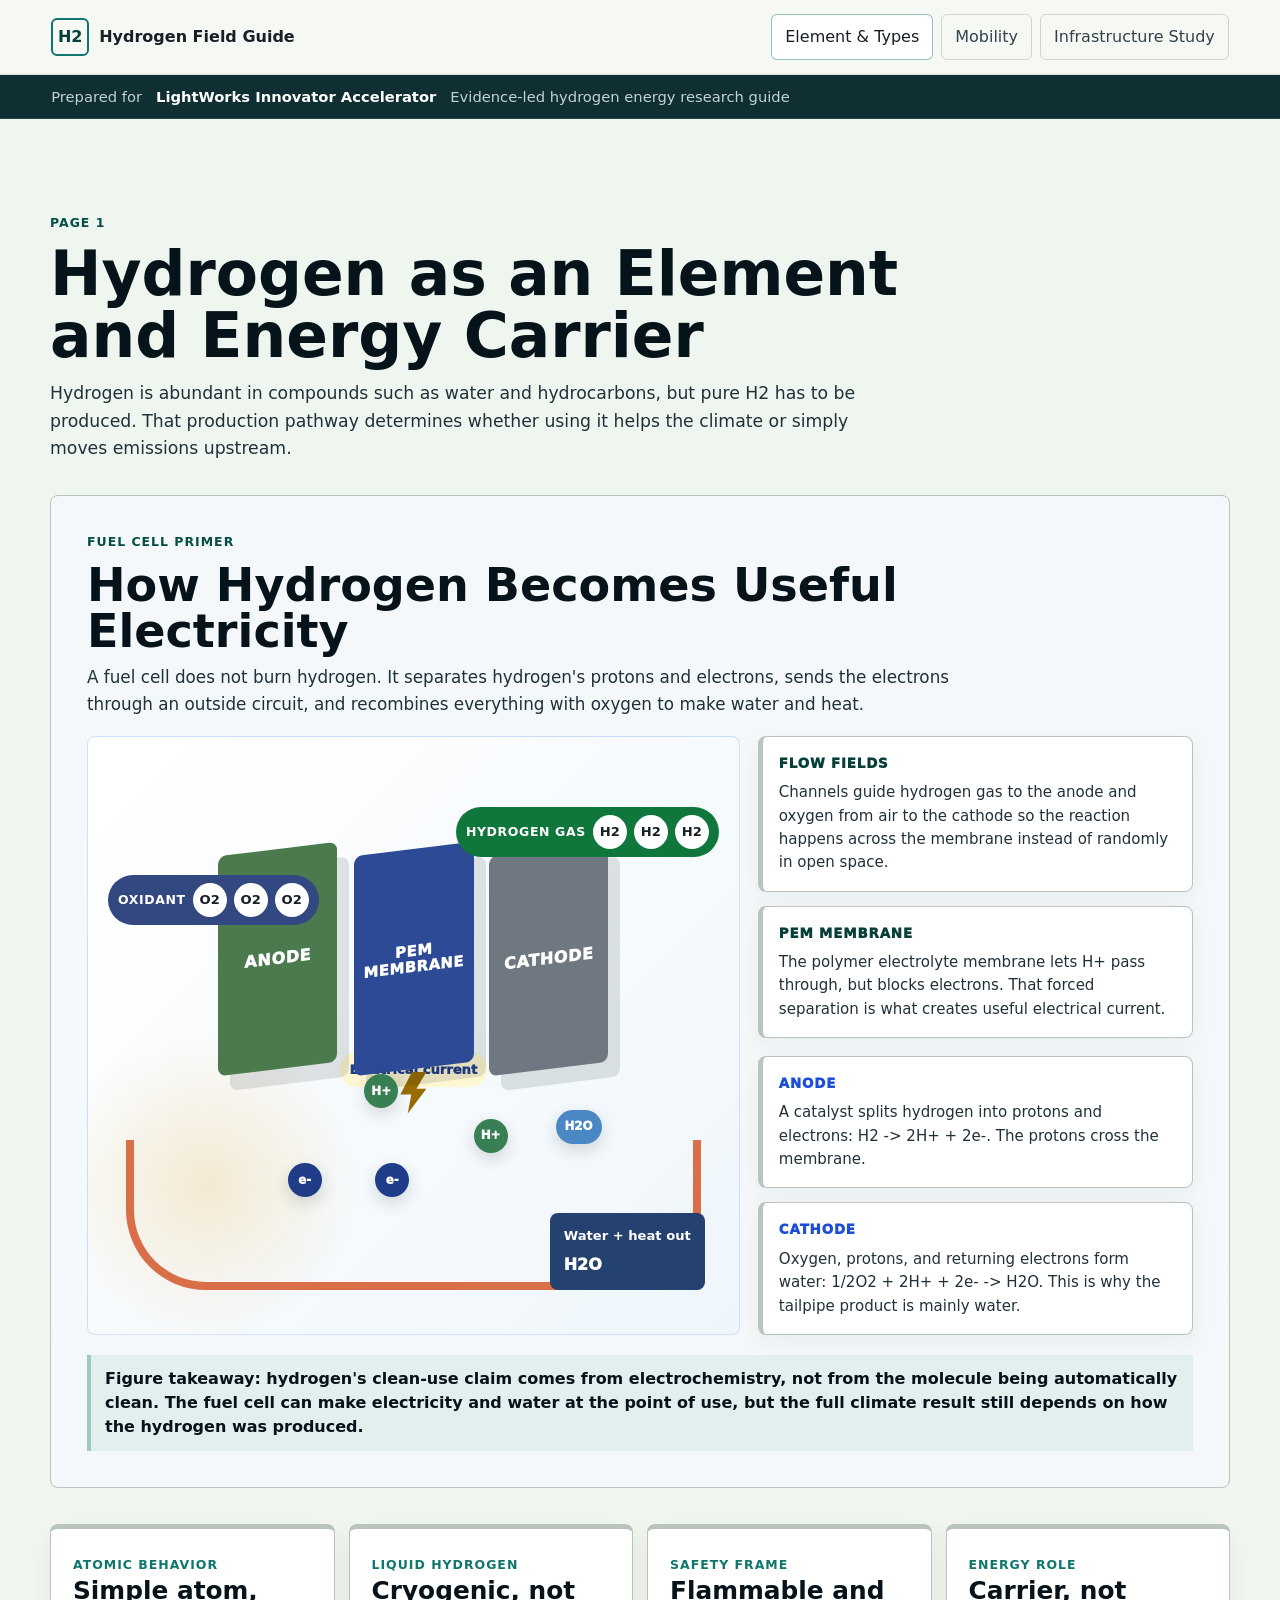
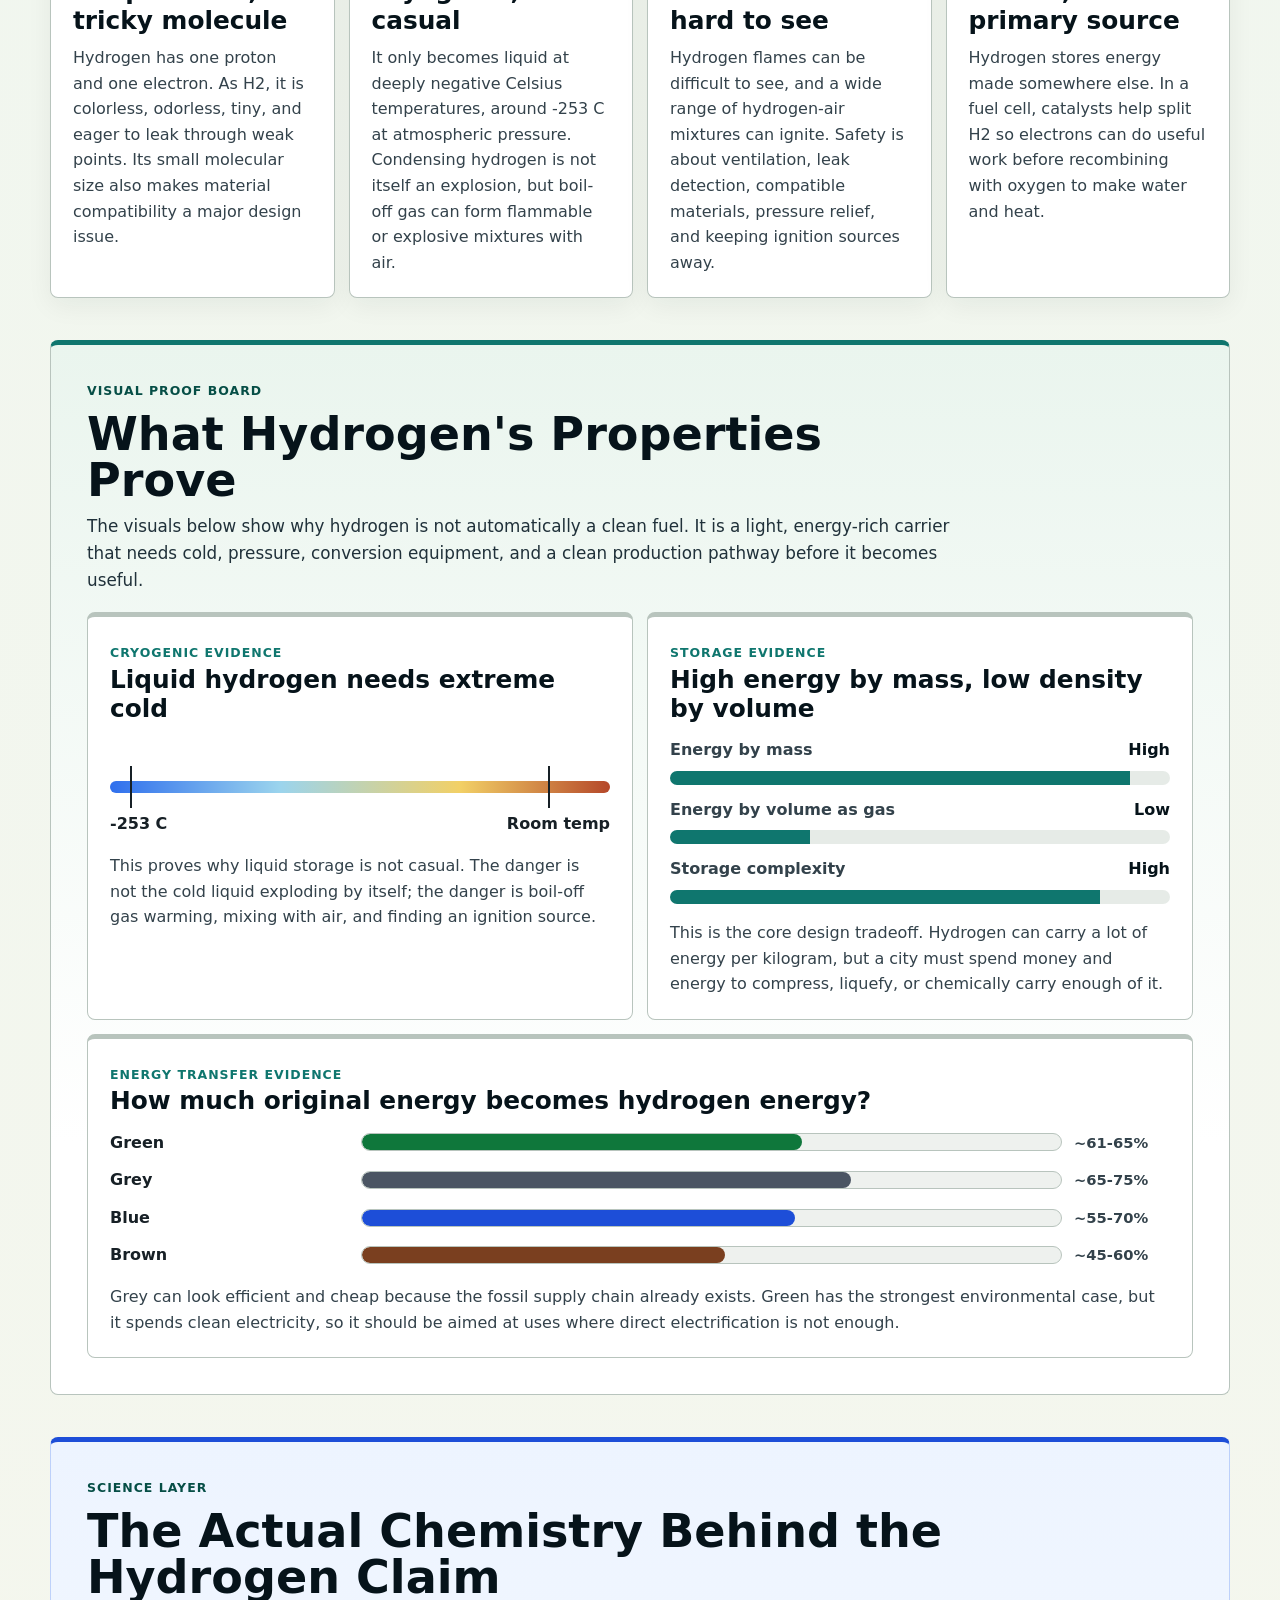
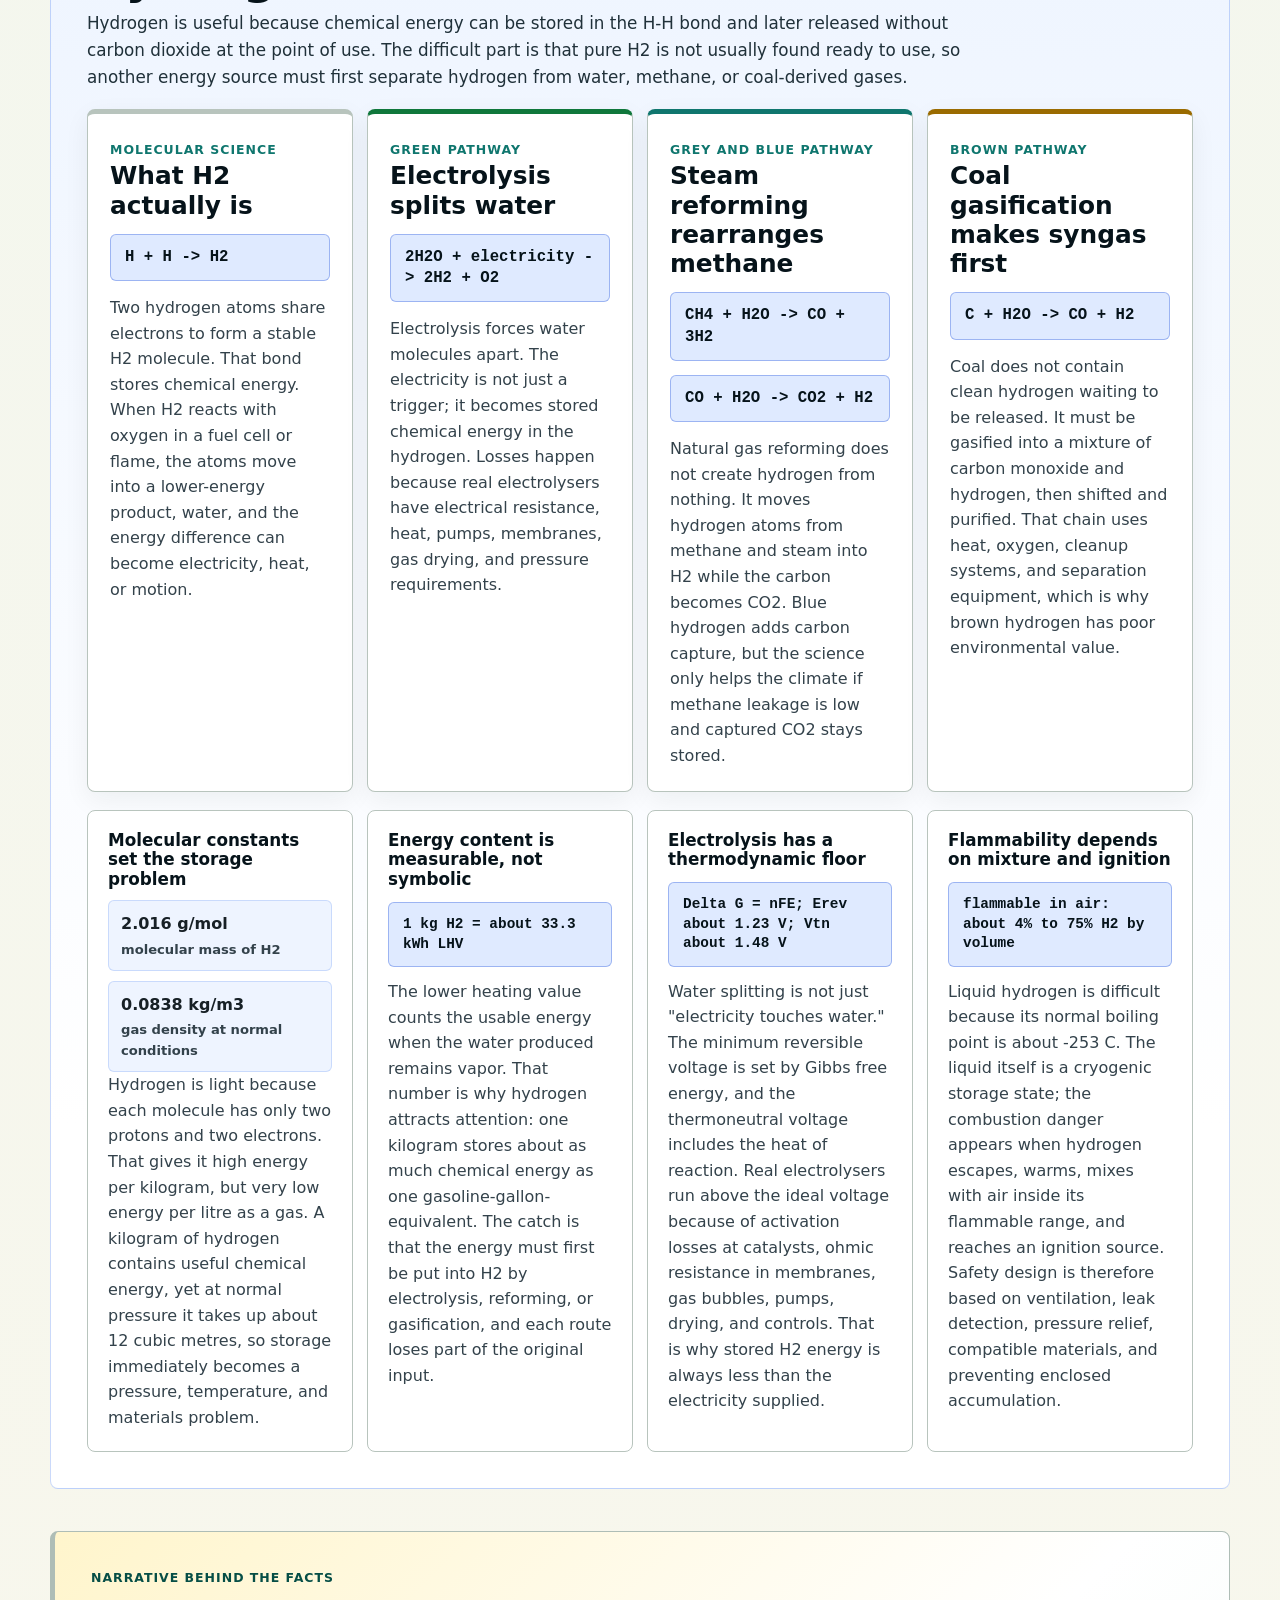
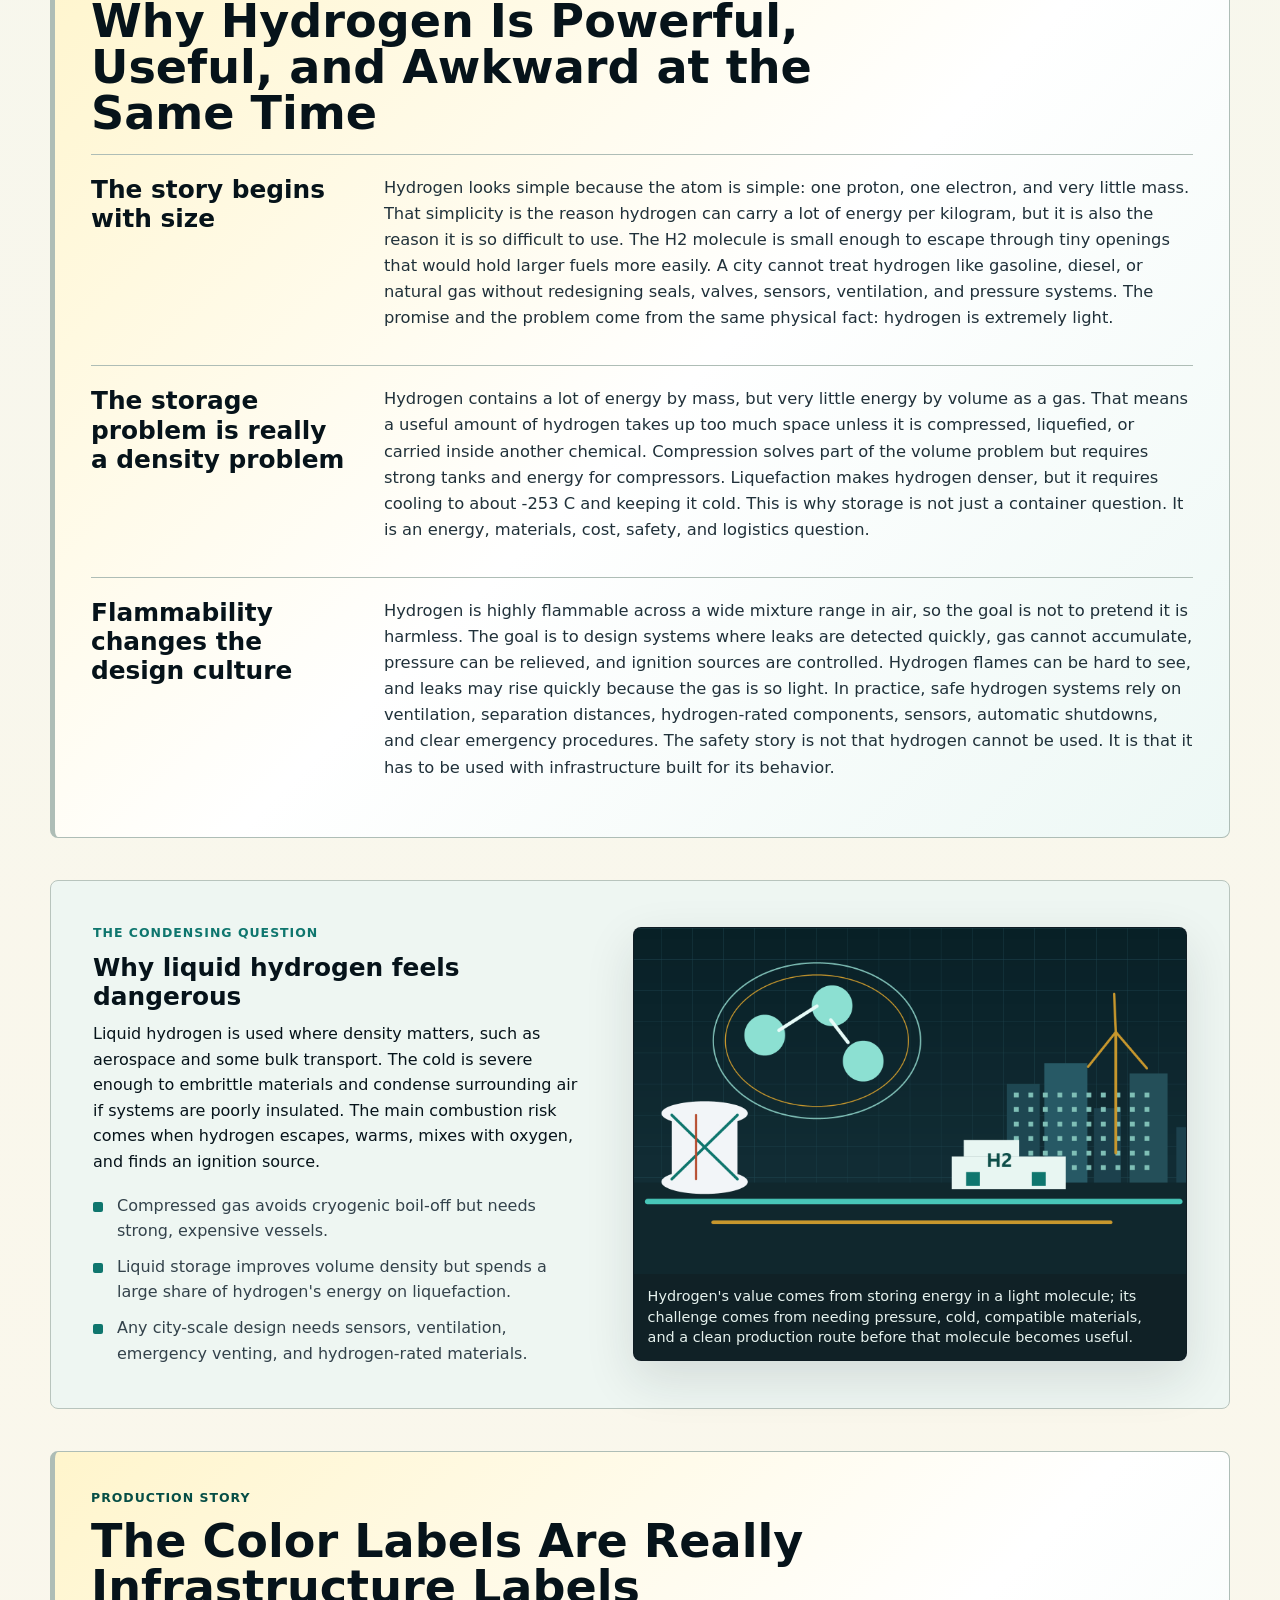
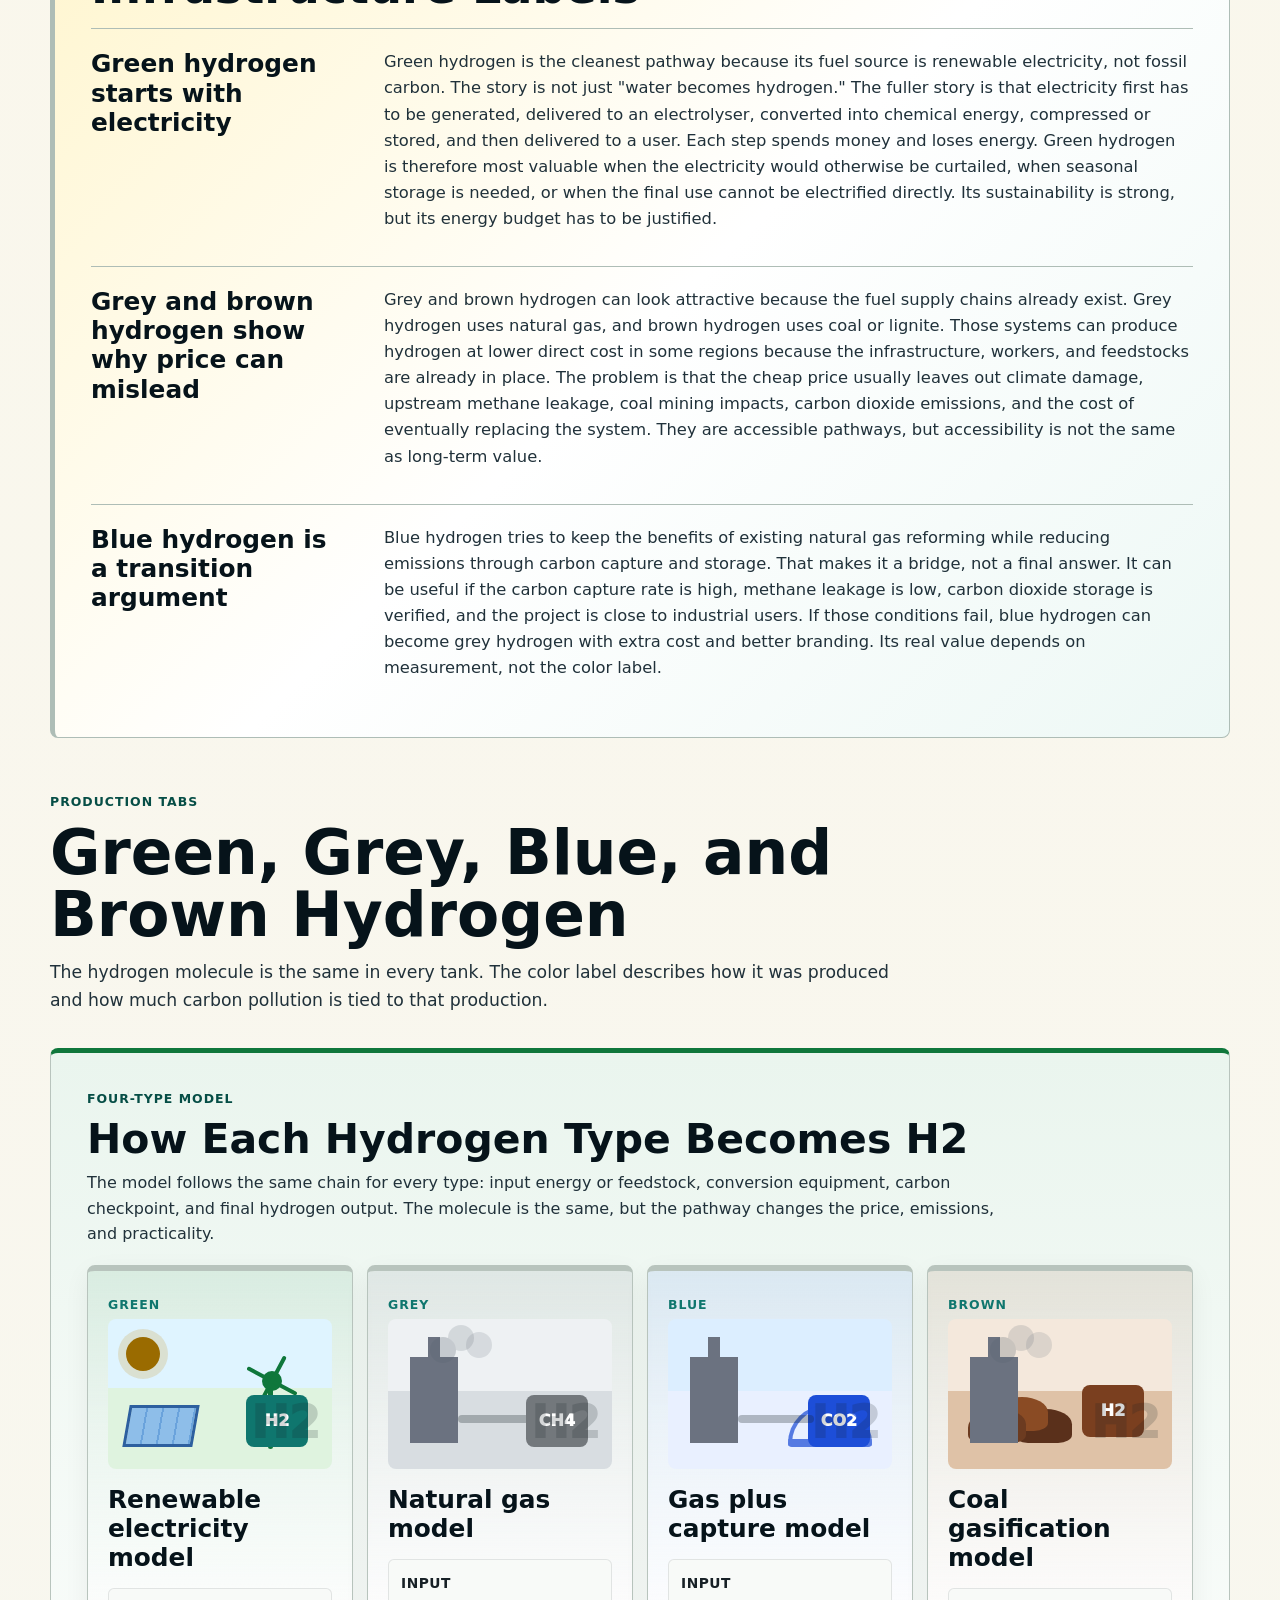
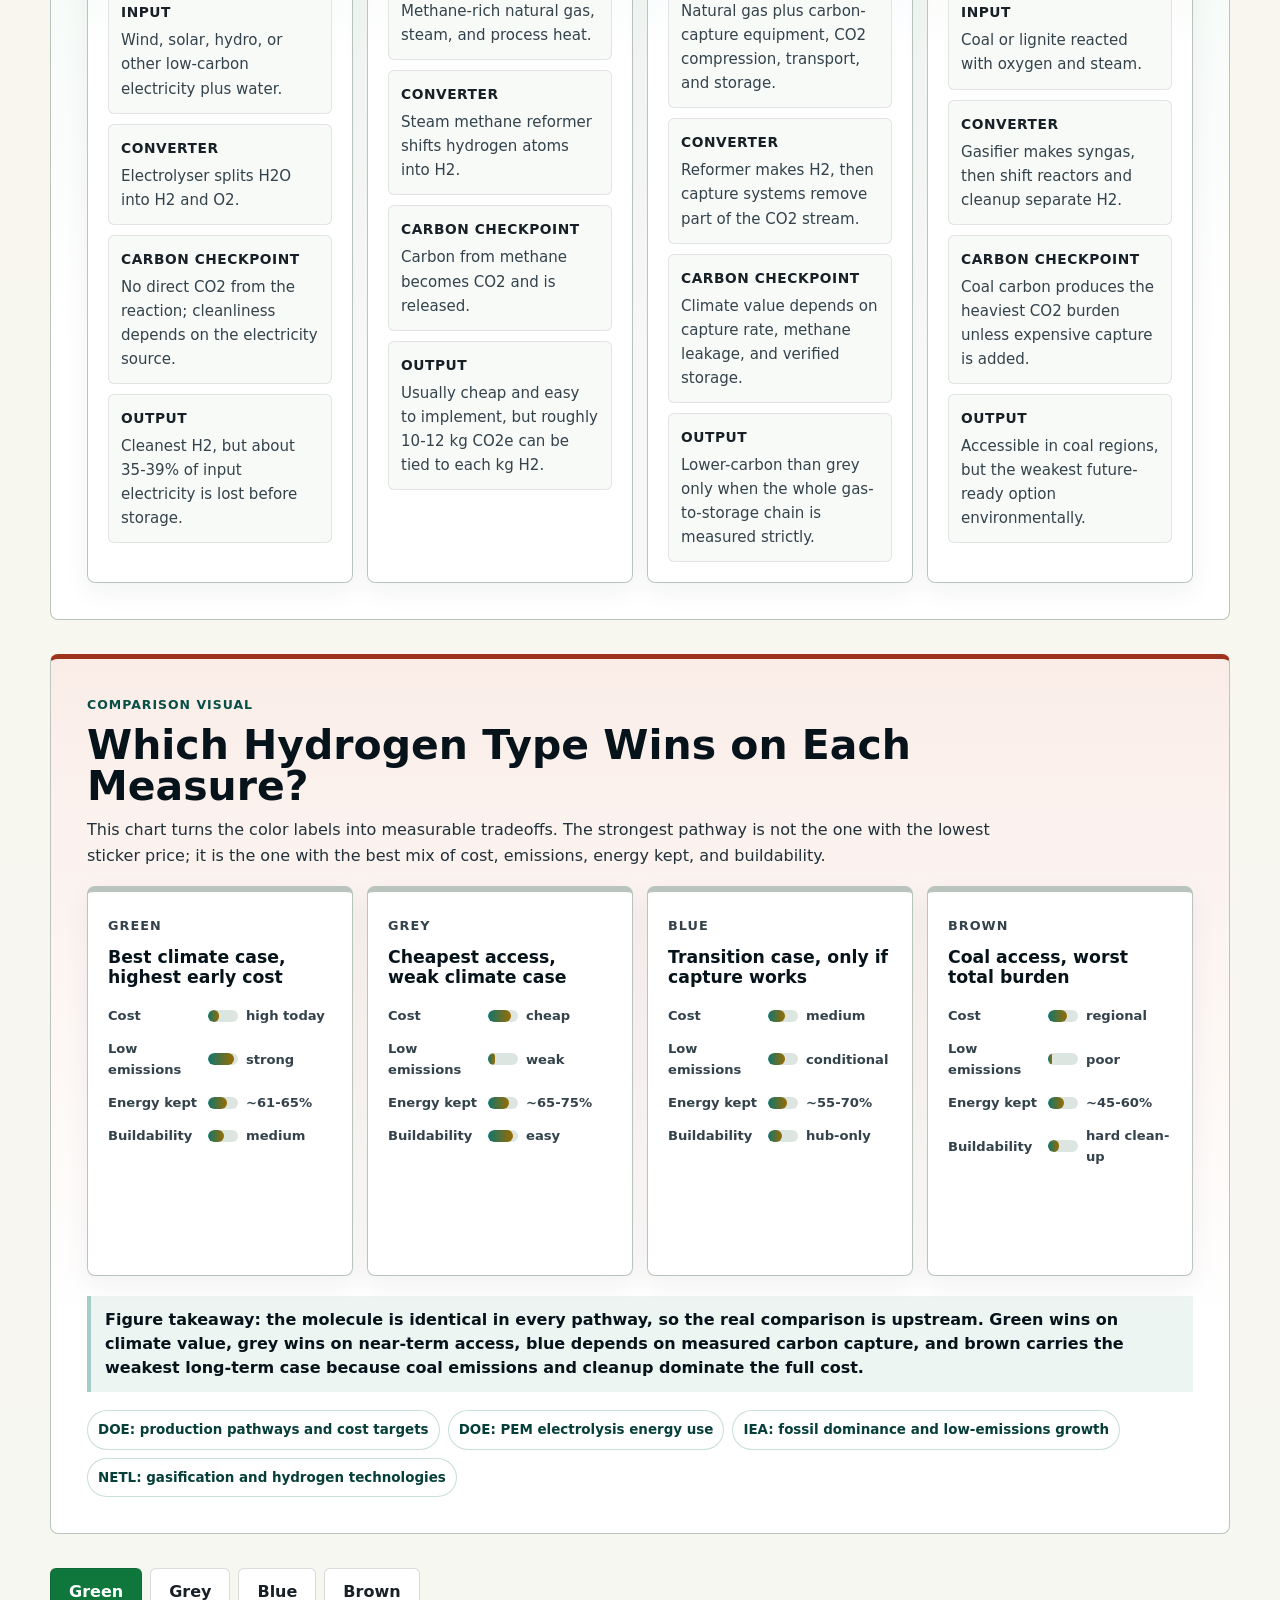
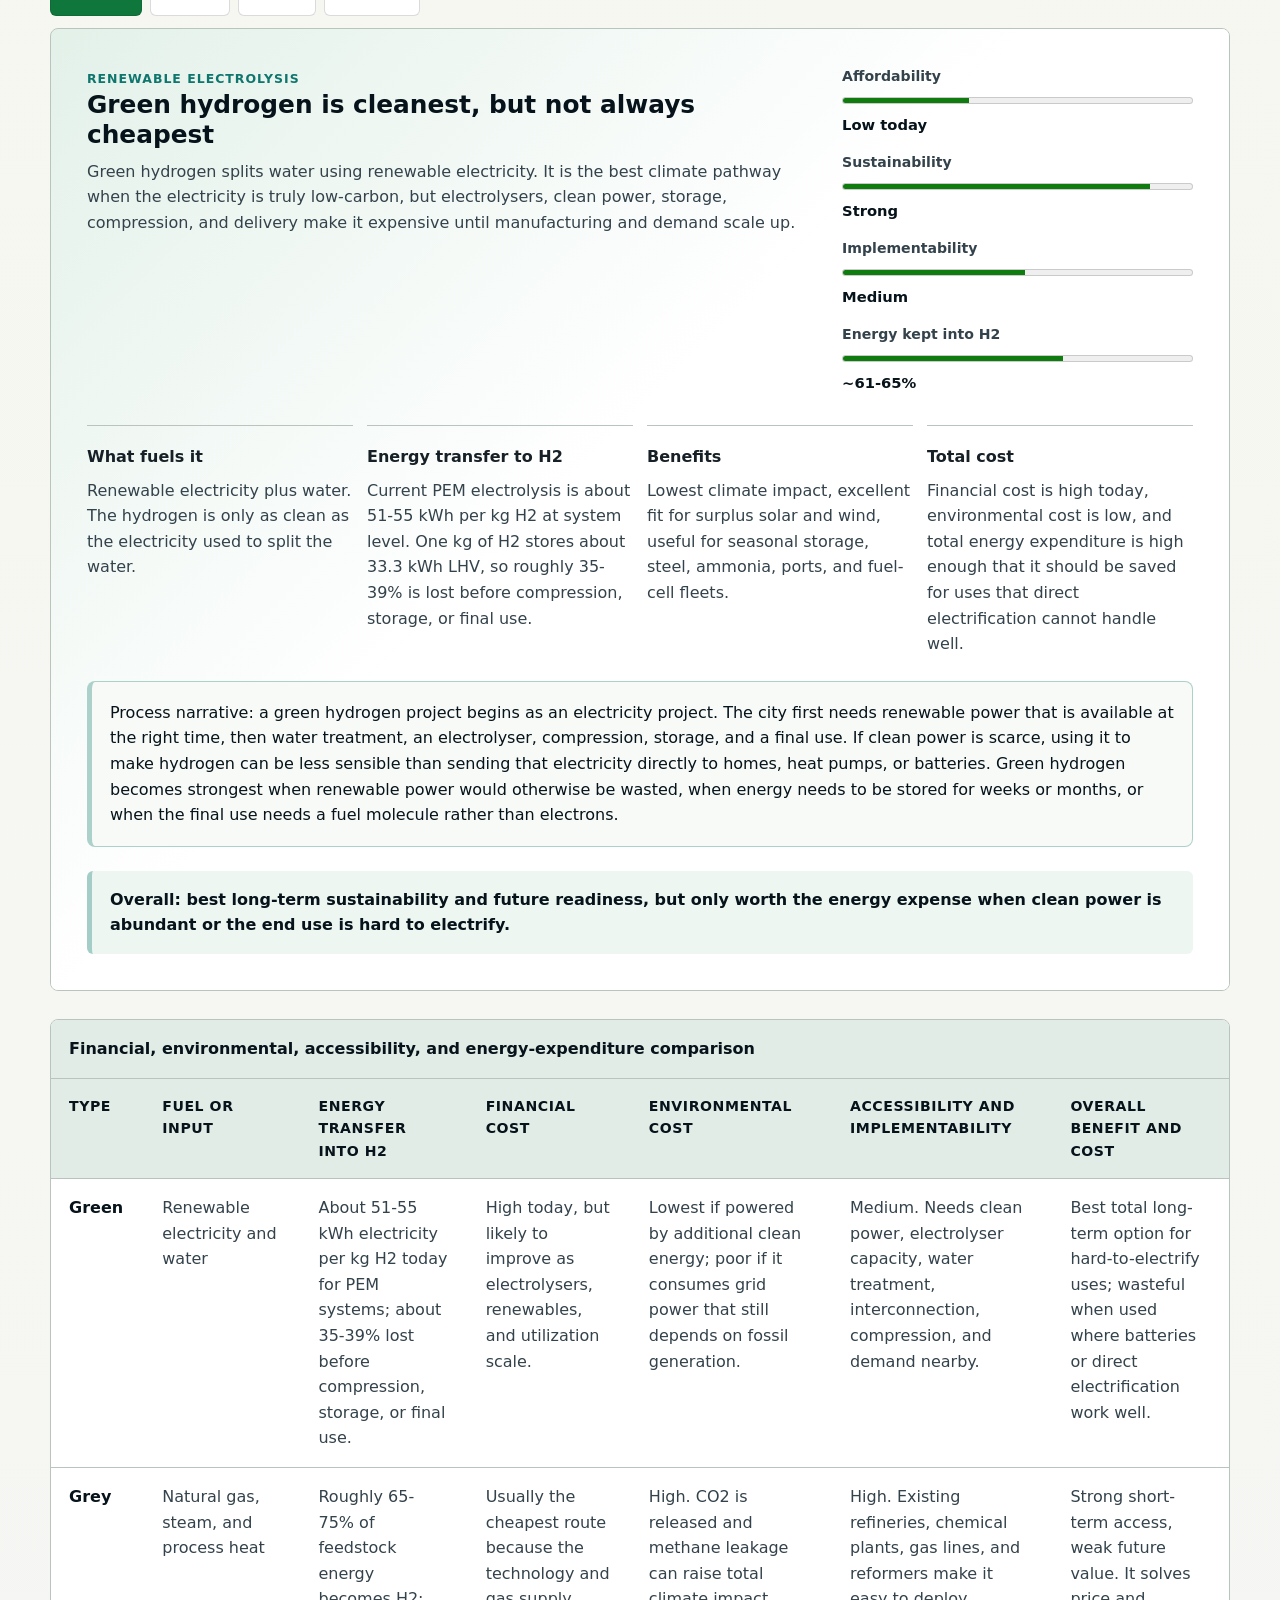
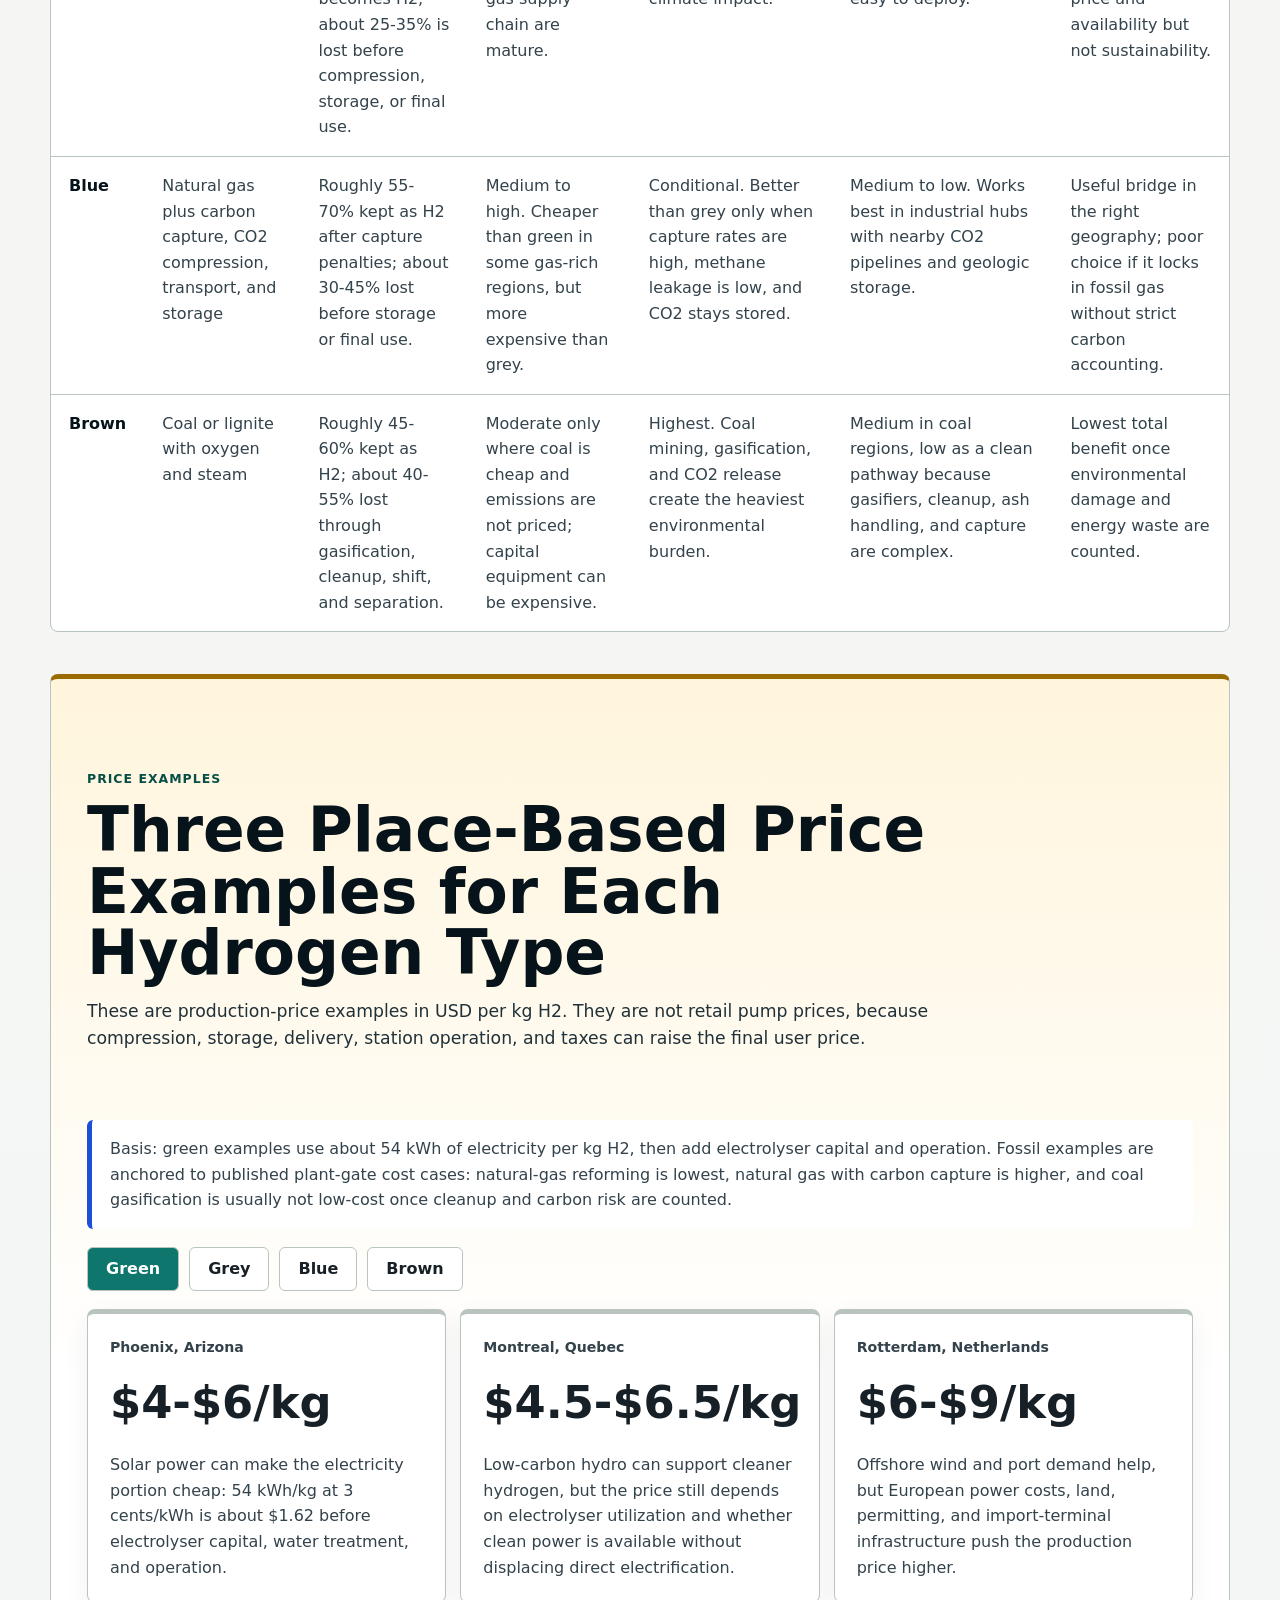
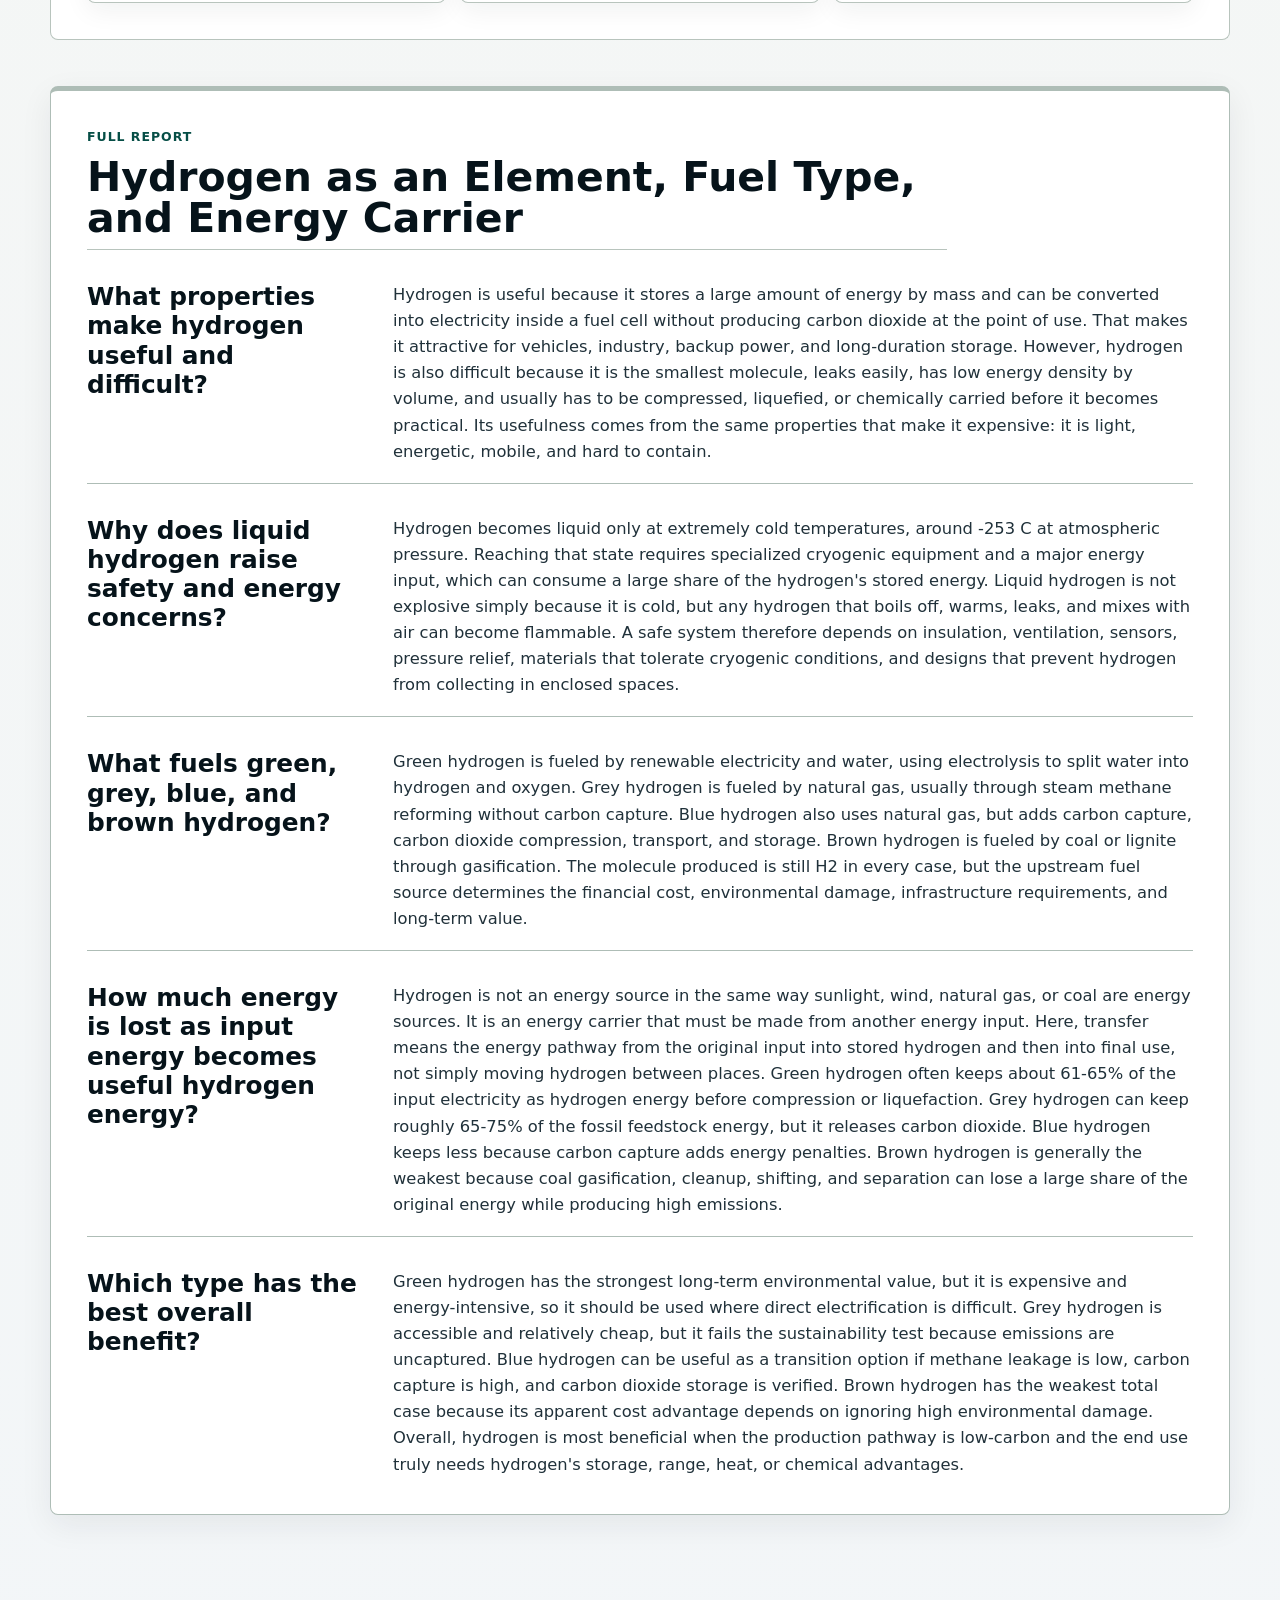
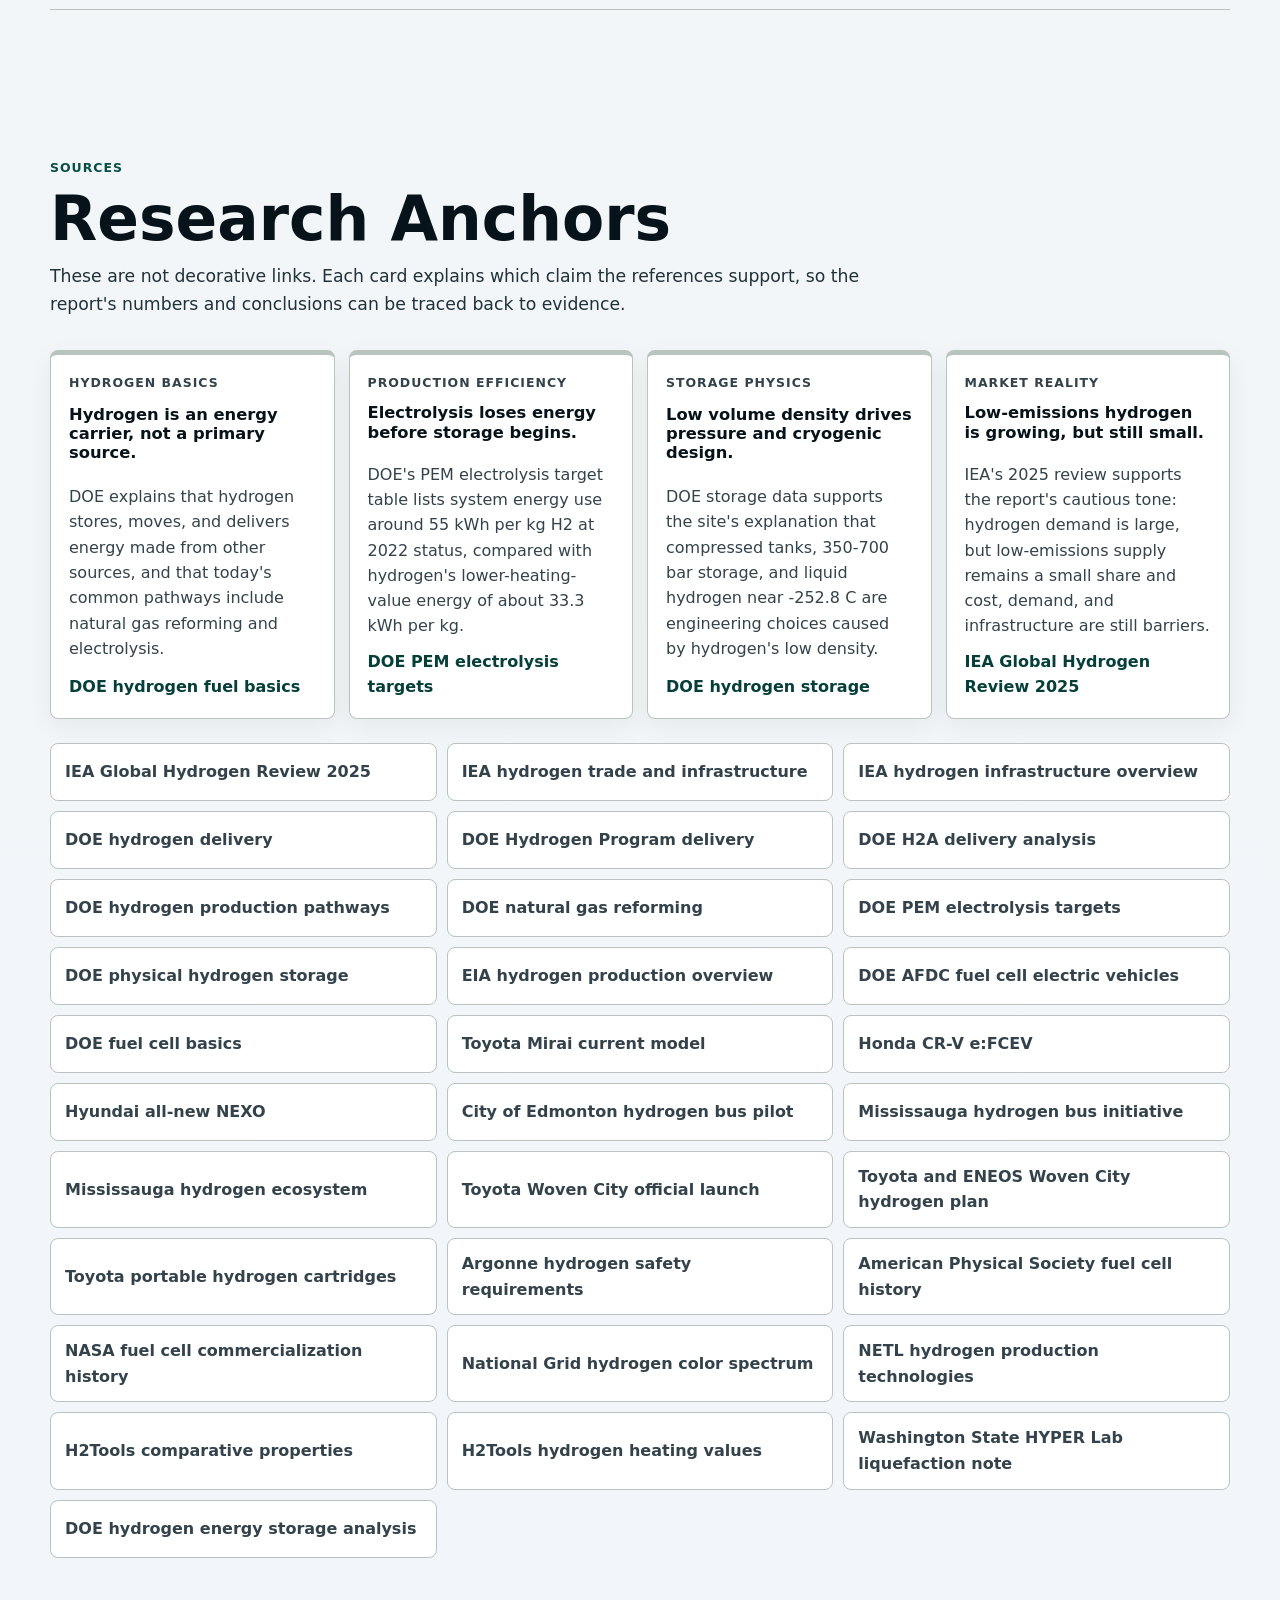
<file: index.html>
﻿<!doctype html>
<html lang="en">
  <head>
    <meta charset="utf-8">
    <meta name="viewport" content="width=device-width, initial-scale=1">
    <title>Hydrogen Energy Field Guide | Element and Types</title>
    <link rel="stylesheet" href="styles.css">
  </head>
  <body>
    <header class="site-header" aria-label="Primary">
      <a class="brand" href="index.html" aria-label="Hydrogen Energy Field Guide">
        <span class="brand-mark">H2</span>
        <span>Hydrogen Field Guide</span>
      </a>
      <nav class="site-nav" aria-label="Pages">
        <a class="nav-button active" href="index.html" aria-current="page">Element &amp; Types</a>
        <a class="nav-button" href="mobility.html">Mobility</a>
        <a class="nav-button" href="infrastructure.html">Infrastructure Study</a>
      </nav>
    </header>
    <aside class="program-strip" aria-label="Program context">
      <span>Prepared for</span>
      <strong>LightWorks Innovator Accelerator</strong>
      <span>Evidence-led hydrogen energy research guide</span>
    </aside>
    <main>
<section class="page-section active standalone" id="element" aria-labelledby="element-title">
        <div class="section-heading">
          <p class="eyebrow">Page 1</p>
          <h2 id="element-title">Hydrogen as an Element and Energy Carrier</h2>
          <p>
            Hydrogen is abundant in compounds such as water and hydrocarbons, but pure H2 has to be produced. That production pathway determines whether using it helps the climate or simply moves emissions upstream.
          </p>
        </div>

        <div class="element-fuel-cell-primer" aria-labelledby="fuel-cell-primer-title">
          <div class="visual-heading">
            <p class="eyebrow">Fuel cell primer</p>
            <h2 id="fuel-cell-primer-title">How Hydrogen Becomes Useful Electricity</h2>
            <p>
              A fuel cell does not burn hydrogen. It separates hydrogen's protons and electrons, sends the electrons through an outside circuit, and recombines everything with oxygen to make water and heat.
            </p>
          </div>
          <div class="primer-layout">
            <div class="primer-callouts left-callouts">
              <article>
                <span>Flow fields</span>
                <p>Channels guide hydrogen gas to the anode and oxygen from air to the cathode so the reaction happens across the membrane instead of randomly in open space.</p>
              </article>
              <article>
                <span>PEM membrane</span>
                <p>The polymer electrolyte membrane lets H+ pass through, but blocks electrons. That forced separation is what creates useful electrical current.</p>
              </article>
            </div>
            <div class="fuel-cell-stack-visual" aria-label="Hydrogen fuel cell stack diagram">
              <div class="external-wire">
                <span>Electrical current</span>
                <i></i>
              </div>
              <div class="gas-stream hydrogen-stream">
                <strong>Hydrogen gas</strong>
                <b>H2</b><b>H2</b><b>H2</b>
              </div>
              <div class="gas-stream oxygen-stream">
                <strong>Oxidant</strong>
                <b>O2</b><b>O2</b><b>O2</b>
              </div>
              <div class="stack-layers">
                <span class="stack-plate anode-plate">Anode</span>
                <span class="stack-plate membrane-plate">PEM membrane</span>
                <span class="stack-plate cathode-plate">Cathode</span>
              </div>
              <div class="particle-field">
                <span class="particle proton proton-source">H+</span>
                <span class="particle proton proton-crossed">H+</span>
                <span class="particle electron electron-circuit-one">e-</span>
                <span class="particle electron electron-circuit-two">e-</span>
                <span class="particle water product-water">H2O</span>
              </div>
              <div class="water-output">
                <strong>Water + heat out</strong>
                <span>H2O</span>
              </div>
            </div>
            <div class="primer-callouts right-callouts">
              <article>
                <span>Anode</span>
                <p>A catalyst splits hydrogen into protons and electrons: H2 -> 2H+ + 2e-. The protons cross the membrane.</p>
              </article>
              <article>
                <span>Cathode</span>
                <p>Oxygen, protons, and returning electrons form water: 1/2O2 + 2H+ + 2e- -> H2O. This is why the tailpipe product is mainly water.</p>
              </article>
            </div>
          </div>
          <p class="figure-caption">
            Figure takeaway: hydrogen's clean-use claim comes from electrochemistry, not from the molecule being automatically clean. The fuel cell can make electricity and water at the point of use, but the full climate result still depends on how the hydrogen was produced.
          </p>
        </div>

        <div class="fact-grid">
          <article class="fact-card">
            <span class="card-kicker">Atomic behavior</span>
            <h3>Simple atom, tricky molecule</h3>
            <p>
              Hydrogen has one proton and one electron. As H2, it is colorless, odorless, tiny, and eager to leak through weak points. Its small molecular size also makes material compatibility a major design issue.
            </p>
          </article>
          <article class="fact-card accent-teal">
            <span class="card-kicker">Liquid hydrogen</span>
            <h3>Cryogenic, not casual</h3>
            <p>
              It only becomes liquid at deeply negative Celsius temperatures, around -253 C at atmospheric pressure. Condensing hydrogen is not itself an explosion, but boil-off gas can form flammable or explosive mixtures with air.
            </p>
          </article>
          <article class="fact-card accent-rust">
            <span class="card-kicker">Safety frame</span>
            <h3>Flammable and hard to see</h3>
            <p>
              Hydrogen flames can be difficult to see, and a wide range of hydrogen-air mixtures can ignite. Safety is about ventilation, leak detection, compatible materials, pressure relief, and keeping ignition sources away.
            </p>
          </article>
          <article class="fact-card accent-green">
            <span class="card-kicker">Energy role</span>
            <h3>Carrier, not primary source</h3>
            <p>
              Hydrogen stores energy made somewhere else. In a fuel cell, catalysts help split H2 so electrons can do useful work before recombining with oxygen to make water and heat.
            </p>
          </article>
        </div>

        <div class="visual-report">
          <div class="visual-heading">
            <p class="eyebrow">Visual proof board</p>
            <h2>What Hydrogen's Properties Prove</h2>
            <p>
              The visuals below show why hydrogen is not automatically a clean fuel. It is a light, energy-rich carrier that needs cold, pressure, conversion equipment, and a clean production pathway before it becomes useful.
            </p>
          </div>
          <div class="visual-grid">
            <article class="visual-card">
              <span class="card-kicker">Cryogenic evidence</span>
              <h3>Liquid hydrogen needs extreme cold</h3>
              <div class="temperature-visual" aria-label="Liquid hydrogen temperature scale">
                <div class="temp-axis">
                  <span class="temp-marker cryo">-253 C</span>
                  <span class="temp-marker room">Room temp</span>
                </div>
              </div>
              <p>
                This proves why liquid storage is not casual. The danger is not the cold liquid exploding by itself; the danger is boil-off gas warming, mixing with air, and finding an ignition source.
              </p>
            </article>
            <article class="visual-card">
              <span class="card-kicker">Storage evidence</span>
              <h3>High energy by mass, low density by volume</h3>
              <div class="density-visual">
                <div><span>Energy by mass</span><strong>High</strong><i style="--value: 92%"></i></div>
                <div><span>Energy by volume as gas</span><strong>Low</strong><i style="--value: 28%"></i></div>
                <div><span>Storage complexity</span><strong>High</strong><i style="--value: 86%"></i></div>
              </div>
              <p>
                This is the core design tradeoff. Hydrogen can carry a lot of energy per kilogram, but a city must spend money and energy to compress, liquefy, or chemically carry enough of it.
              </p>
            </article>
            <article class="visual-card wide">
              <span class="card-kicker">Energy transfer evidence</span>
              <h3>How much original energy becomes hydrogen energy?</h3>
              <div class="energy-bars" aria-label="Energy kept by hydrogen production type">
                <div class="energy-bar" style="--value: 63%; --bar: var(--green)"><span>Green</span><div class="track"><i></i></div><strong>~61-65%</strong></div>
                <div class="energy-bar" style="--value: 70%; --bar: var(--grey)"><span>Grey</span><div class="track"><i></i></div><strong>~65-75%</strong></div>
                <div class="energy-bar" style="--value: 62%; --bar: var(--blue)"><span>Blue</span><div class="track"><i></i></div><strong>~55-70%</strong></div>
                <div class="energy-bar" style="--value: 52%; --bar: var(--brown)"><span>Brown</span><div class="track"><i></i></div><strong>~45-60%</strong></div>
              </div>
              <p>
                Grey can look efficient and cheap because the fossil supply chain already exists. Green has the strongest environmental case, but it spends clean electricity, so it should be aimed at uses where direct electrification is not enough.
              </p>
            </article>
          </div>
        </div>

        <div class="science-layer">
          <div class="science-heading">
            <p class="eyebrow">Science layer</p>
            <h2>The Actual Chemistry Behind the Hydrogen Claim</h2>
            <p>
              Hydrogen is useful because chemical energy can be stored in the H-H bond and later released without carbon dioxide at the point of use. The difficult part is that pure H2 is not usually found ready to use, so another energy source must first separate hydrogen from water, methane, or coal-derived gases.
            </p>
          </div>
          <div class="science-grid">
            <article class="science-card">
              <span class="card-kicker">Molecular science</span>
              <h3>What H2 actually is</h3>
              <p class="equation">H + H -> H2</p>
              <p>
                Two hydrogen atoms share electrons to form a stable H2 molecule. That bond stores chemical energy. When H2 reacts with oxygen in a fuel cell or flame, the atoms move into a lower-energy product, water, and the energy difference can become electricity, heat, or motion.
              </p>
            </article>
            <article class="science-card">
              <span class="card-kicker">Green pathway</span>
              <h3>Electrolysis splits water</h3>
              <p class="equation">2H2O + electricity -> 2H2 + O2</p>
              <p>
                Electrolysis forces water molecules apart. The electricity is not just a trigger; it becomes stored chemical energy in the hydrogen. Losses happen because real electrolysers have electrical resistance, heat, pumps, membranes, gas drying, and pressure requirements.
              </p>
            </article>
            <article class="science-card">
              <span class="card-kicker">Grey and blue pathway</span>
              <h3>Steam reforming rearranges methane</h3>
              <p class="equation">CH4 + H2O -> CO + 3H2</p>
              <p class="equation">CO + H2O -> CO2 + H2</p>
              <p>
                Natural gas reforming does not create hydrogen from nothing. It moves hydrogen atoms from methane and steam into H2 while the carbon becomes CO2. Blue hydrogen adds carbon capture, but the science only helps the climate if methane leakage is low and captured CO2 stays stored.
              </p>
            </article>
            <article class="science-card">
              <span class="card-kicker">Brown pathway</span>
              <h3>Coal gasification makes syngas first</h3>
              <p class="equation">C + H2O -> CO + H2</p>
              <p>
                Coal does not contain clean hydrogen waiting to be released. It must be gasified into a mixture of carbon monoxide and hydrogen, then shifted and purified. That chain uses heat, oxygen, cleanup systems, and separation equipment, which is why brown hydrogen has poor environmental value.
              </p>
            </article>
          </div>
          <div class="science-explain" aria-label="Scientific evidence for hydrogen properties">
            <article>
              <h3>Molecular constants set the storage problem</h3>
              <p class="metric-line"><strong>2.016 g/mol</strong><span>molecular mass of H2</span></p>
              <p class="metric-line"><strong>0.0838 kg/m3</strong><span>gas density at normal conditions</span></p>
              <p>
                Hydrogen is light because each molecule has only two protons and two electrons. That gives it high energy per kilogram, but very low energy per litre as a gas. A kilogram of hydrogen contains useful chemical energy, yet at normal pressure it takes up about 12 cubic metres, so storage immediately becomes a pressure, temperature, and materials problem.
              </p>
            </article>
            <article>
              <h3>Energy content is measurable, not symbolic</h3>
              <p class="equation">1 kg H2 = about 33.3 kWh LHV</p>
              <p>
                The lower heating value counts the usable energy when the water produced remains vapor. That number is why hydrogen attracts attention: one kilogram stores about as much chemical energy as one gasoline-gallon-equivalent. The catch is that the energy must first be put into H2 by electrolysis, reforming, or gasification, and each route loses part of the original input.
              </p>
            </article>
            <article>
              <h3>Electrolysis has a thermodynamic floor</h3>
              <p class="equation">Delta G = nFE; Erev about 1.23 V; Vtn about 1.48 V</p>
              <p>
                Water splitting is not just "electricity touches water." The minimum reversible voltage is set by Gibbs free energy, and the thermoneutral voltage includes the heat of reaction. Real electrolysers run above the ideal voltage because of activation losses at catalysts, ohmic resistance in membranes, gas bubbles, pumps, drying, and controls. That is why stored H2 energy is always less than the electricity supplied.
              </p>
            </article>
            <article>
              <h3>Flammability depends on mixture and ignition</h3>
              <p class="equation">flammable in air: about 4% to 75% H2 by volume</p>
              <p>
                Liquid hydrogen is difficult because its normal boiling point is about -253 C. The liquid itself is a cryogenic storage state; the combustion danger appears when hydrogen escapes, warms, mixes with air inside its flammable range, and reaches an ignition source. Safety design is therefore based on ventilation, leak detection, pressure relief, compatible materials, and preventing enclosed accumulation.
              </p>
            </article>
          </div>
        </div>

        <div class="narrative-block">
          <div class="narrative-heading">
            <p class="eyebrow">Narrative behind the facts</p>
            <h2>Why Hydrogen Is Powerful, Useful, and Awkward at the Same Time</h2>
          </div>
          <article class="narrative-entry">
            <h3>The story begins with size</h3>
            <p>
              Hydrogen looks simple because the atom is simple: one proton, one electron, and very little mass. That simplicity is the reason hydrogen can carry a lot of energy per kilogram, but it is also the reason it is so difficult to use. The H2 molecule is small enough to escape through tiny openings that would hold larger fuels more easily. A city cannot treat hydrogen like gasoline, diesel, or natural gas without redesigning seals, valves, sensors, ventilation, and pressure systems. The promise and the problem come from the same physical fact: hydrogen is extremely light.
            </p>
          </article>
          <article class="narrative-entry">
            <h3>The storage problem is really a density problem</h3>
            <p>
              Hydrogen contains a lot of energy by mass, but very little energy by volume as a gas. That means a useful amount of hydrogen takes up too much space unless it is compressed, liquefied, or carried inside another chemical. Compression solves part of the volume problem but requires strong tanks and energy for compressors. Liquefaction makes hydrogen denser, but it requires cooling to about -253 C and keeping it cold. This is why storage is not just a container question. It is an energy, materials, cost, safety, and logistics question.
            </p>
          </article>
          <article class="narrative-entry">
            <h3>Flammability changes the design culture</h3>
            <p>
              Hydrogen is highly flammable across a wide mixture range in air, so the goal is not to pretend it is harmless. The goal is to design systems where leaks are detected quickly, gas cannot accumulate, pressure can be relieved, and ignition sources are controlled. Hydrogen flames can be hard to see, and leaks may rise quickly because the gas is so light. In practice, safe hydrogen systems rely on ventilation, separation distances, hydrogen-rated components, sensors, automatic shutdowns, and clear emergency procedures. The safety story is not that hydrogen cannot be used. It is that it has to be used with infrastructure built for its behavior.
            </p>
          </article>
        </div>

        <div class="split-band">
          <div>
            <p class="eyebrow">The condensing question</p>
            <h3>Why liquid hydrogen feels dangerous</h3>
            <p>
              Liquid hydrogen is used where density matters, such as aerospace and some bulk transport. The cold is severe enough to embrittle materials and condense surrounding air if systems are poorly insulated. The main combustion risk comes when hydrogen escapes, warms, mixes with oxygen, and finds an ignition source.
            </p>
            <ul class="check-list">
              <li>Compressed gas avoids cryogenic boil-off but needs strong, expensive vessels.</li>
              <li>Liquid storage improves volume density but spends a large share of hydrogen's energy on liquefaction.</li>
              <li>Any city-scale design needs sensors, ventilation, emergency venting, and hydrogen-rated materials.</li>
            </ul>
          </div>
          <figure class="media-panel">
            <img src="assets/hydrogen-hero.png" alt="Illustrated hydrogen molecule, storage tank, city energy lines, and transit depot">
            <figcaption>
              Hydrogen's value comes from storing energy in a light molecule; its challenge comes from needing pressure, cold, compatible materials, and a clean production route before that molecule becomes useful.
            </figcaption>
          </figure>
        </div>

        <div class="narrative-block">
          <div class="narrative-heading">
            <p class="eyebrow">Production story</p>
            <h2>The Color Labels Are Really Infrastructure Labels</h2>
          </div>
          <article class="narrative-entry">
            <h3>Green hydrogen starts with electricity</h3>
            <p>
              Green hydrogen is the cleanest pathway because its fuel source is renewable electricity, not fossil carbon. The story is not just "water becomes hydrogen." The fuller story is that electricity first has to be generated, delivered to an electrolyser, converted into chemical energy, compressed or stored, and then delivered to a user. Each step spends money and loses energy. Green hydrogen is therefore most valuable when the electricity would otherwise be curtailed, when seasonal storage is needed, or when the final use cannot be electrified directly. Its sustainability is strong, but its energy budget has to be justified.
            </p>
          </article>
          <article class="narrative-entry">
            <h3>Grey and brown hydrogen show why price can mislead</h3>
            <p>
              Grey and brown hydrogen can look attractive because the fuel supply chains already exist. Grey hydrogen uses natural gas, and brown hydrogen uses coal or lignite. Those systems can produce hydrogen at lower direct cost in some regions because the infrastructure, workers, and feedstocks are already in place. The problem is that the cheap price usually leaves out climate damage, upstream methane leakage, coal mining impacts, carbon dioxide emissions, and the cost of eventually replacing the system. They are accessible pathways, but accessibility is not the same as long-term value.
            </p>
          </article>
          <article class="narrative-entry">
            <h3>Blue hydrogen is a transition argument</h3>
            <p>
              Blue hydrogen tries to keep the benefits of existing natural gas reforming while reducing emissions through carbon capture and storage. That makes it a bridge, not a final answer. It can be useful if the carbon capture rate is high, methane leakage is low, carbon dioxide storage is verified, and the project is close to industrial users. If those conditions fail, blue hydrogen can become grey hydrogen with extra cost and better branding. Its real value depends on measurement, not the color label.
            </p>
          </article>
        </div>

        <div class="section-heading compact">
          <p class="eyebrow">Production tabs</p>
          <h2>Green, Grey, Blue, and Brown Hydrogen</h2>
          <p>
            The hydrogen molecule is the same in every tank. The color label describes how it was produced and how much carbon pollution is tied to that production.
          </p>
        </div>

        <div class="type-model" aria-label="Four hydrogen energy type model">
          <div class="model-heading">
            <p class="eyebrow">Four-type model</p>
            <h2>How Each Hydrogen Type Becomes H2</h2>
            <p>
              The model follows the same chain for every type: input energy or feedstock, conversion equipment, carbon checkpoint, and final hydrogen output. The molecule is the same, but the pathway changes the price, emissions, and practicality.
            </p>
          </div>
          <div class="type-model-grid">
            <article class="model-card model-green">
              <span class="card-kicker">Green</span>
              <div class="type-image type-image-green" aria-label="Renewable power and water feeding an electrolyser">
                <span class="type-sun"></span>
                <span class="type-turbine"><i></i></span>
                <span class="type-panel"></span>
                <span class="type-electrolyser">H2</span>
              </div>
              <h3>Renewable electricity model</h3>
              <ol class="model-flow">
                <li><strong>Input</strong><span>Wind, solar, hydro, or other low-carbon electricity plus water.</span></li>
                <li><strong>Converter</strong><span>Electrolyser splits H2O into H2 and O2.</span></li>
                <li><strong>Carbon checkpoint</strong><span>No direct CO2 from the reaction; cleanliness depends on the electricity source.</span></li>
                <li><strong>Output</strong><span>Cleanest H2, but about 35-39% of input electricity is lost before storage.</span></li>
              </ol>
            </article>
            <article class="model-card model-grey">
              <span class="card-kicker">Grey</span>
              <div class="type-image type-image-grey" aria-label="Natural gas reformer producing grey hydrogen">
                <span class="type-stack"></span>
                <span class="type-pipe"></span>
                <span class="type-reformer">CH4</span>
                <span class="type-smoke"></span>
              </div>
              <h3>Natural gas model</h3>
              <ol class="model-flow">
                <li><strong>Input</strong><span>Methane-rich natural gas, steam, and process heat.</span></li>
                <li><strong>Converter</strong><span>Steam methane reformer shifts hydrogen atoms into H2.</span></li>
                <li><strong>Carbon checkpoint</strong><span>Carbon from methane becomes CO2 and is released.</span></li>
                <li><strong>Output</strong><span>Usually cheap and easy to implement, but roughly 10-12 kg CO2e can be tied to each kg H2.</span></li>
              </ol>
            </article>
            <article class="model-card model-blue">
              <span class="card-kicker">Blue</span>
              <div class="type-image type-image-blue" aria-label="Natural gas reformer with carbon capture and storage">
                <span class="type-stack"></span>
                <span class="type-capture">CO2</span>
                <span class="type-storage-dome"></span>
                <span class="type-pipe"></span>
              </div>
              <h3>Gas plus capture model</h3>
              <ol class="model-flow">
                <li><strong>Input</strong><span>Natural gas plus carbon-capture equipment, CO2 compression, transport, and storage.</span></li>
                <li><strong>Converter</strong><span>Reformer makes H2, then capture systems remove part of the CO2 stream.</span></li>
                <li><strong>Carbon checkpoint</strong><span>Climate value depends on capture rate, methane leakage, and verified storage.</span></li>
                <li><strong>Output</strong><span>Lower-carbon than grey only when the whole gas-to-storage chain is measured strictly.</span></li>
              </ol>
            </article>
            <article class="model-card model-brown">
              <span class="card-kicker">Brown</span>
              <div class="type-image type-image-brown" aria-label="Coal gasification pathway producing brown hydrogen">
                <span class="type-coal"></span>
                <span class="type-gasifier">H2</span>
                <span class="type-stack"></span>
                <span class="type-smoke"></span>
              </div>
              <h3>Coal gasification model</h3>
              <ol class="model-flow">
                <li><strong>Input</strong><span>Coal or lignite reacted with oxygen and steam.</span></li>
                <li><strong>Converter</strong><span>Gasifier makes syngas, then shift reactors and cleanup separate H2.</span></li>
                <li><strong>Carbon checkpoint</strong><span>Coal carbon produces the heaviest CO2 burden unless expensive capture is added.</span></li>
                <li><strong>Output</strong><span>Accessible in coal regions, but the weakest future-ready option environmentally.</span></li>
              </ol>
            </article>
          </div>
        </div>

        <div class="type-compare-visual" aria-label="Hydrogen type comparison visual">
          <div class="model-heading">
            <p class="eyebrow">Comparison visual</p>
            <h2>Which Hydrogen Type Wins on Each Measure?</h2>
            <p>
              This chart turns the color labels into measurable tradeoffs. The strongest pathway is not the one with the lowest sticker price; it is the one with the best mix of cost, emissions, energy kept, and buildability.
            </p>
          </div>
          <div class="type-compare-grid">
            <article class="type-compare-card green-compare">
              <span>Green</span>
              <h3>Best climate case, highest early cost</h3>
              <div class="compare-bars">
                <div><strong>Cost</strong><i style="--value: 38%"></i><em>high today</em></div>
                <div><strong>Low emissions</strong><i style="--value: 88%"></i><em>strong</em></div>
                <div><strong>Energy kept</strong><i style="--value: 63%"></i><em>~61-65%</em></div>
                <div><strong>Buildability</strong><i style="--value: 52%"></i><em>medium</em></div>
              </div>
            </article>
            <article class="type-compare-card grey-compare">
              <span>Grey</span>
              <h3>Cheapest access, weak climate case</h3>
              <div class="compare-bars">
                <div><strong>Cost</strong><i style="--value: 78%"></i><em>cheap</em></div>
                <div><strong>Low emissions</strong><i style="--value: 22%"></i><em>weak</em></div>
                <div><strong>Energy kept</strong><i style="--value: 70%"></i><em>~65-75%</em></div>
                <div><strong>Buildability</strong><i style="--value: 84%"></i><em>easy</em></div>
              </div>
            </article>
            <article class="type-compare-card blue-compare">
              <span>Blue</span>
              <h3>Transition case, only if capture works</h3>
              <div class="compare-bars">
                <div><strong>Cost</strong><i style="--value: 58%"></i><em>medium</em></div>
                <div><strong>Low emissions</strong><i style="--value: 55%"></i><em>conditional</em></div>
                <div><strong>Energy kept</strong><i style="--value: 62%"></i><em>~55-70%</em></div>
                <div><strong>Buildability</strong><i style="--value: 48%"></i><em>hub-only</em></div>
              </div>
            </article>
            <article class="type-compare-card brown-compare">
              <span>Brown</span>
              <h3>Coal access, worst total burden</h3>
              <div class="compare-bars">
                <div><strong>Cost</strong><i style="--value: 62%"></i><em>regional</em></div>
                <div><strong>Low emissions</strong><i style="--value: 14%"></i><em>poor</em></div>
                <div><strong>Energy kept</strong><i style="--value: 52%"></i><em>~45-60%</em></div>
                <div><strong>Buildability</strong><i style="--value: 38%"></i><em>hard clean-up</em></div>
              </div>
            </article>
          </div>
          <p class="figure-caption">
            Figure takeaway: the molecule is identical in every pathway, so the real comparison is upstream. Green wins on climate value, grey wins on near-term access, blue depends on measured carbon capture, and brown carries the weakest long-term case because coal emissions and cleanup dominate the full cost.
          </p>
          <div class="evidence-citations" aria-label="Evidence citations for hydrogen type comparison">
            <a href="https://www.energy.gov/cmei/fuels/hydrogen-production-pathways">DOE: production pathways and cost targets</a>
            <a href="https://www.energy.gov/cmei/fuels/technical-targets-proton-exchange-membrane-electrolysis">DOE: PEM electrolysis energy use</a>
            <a href="https://www.iea.org/reports/global-hydrogen-review-2025/executive-summary">IEA: fossil dominance and low-emissions growth</a>
            <a href="https://netl.doe.gov/research/carbon-management/energy-systems/gasification/gasifipedia/technologies-hydrogen">NETL: gasification and hydrogen technologies</a>
          </div>
        </div>

        <div class="color-tabs" role="tablist" aria-label="Hydrogen production colors">
          <button class="color-tab green active" type="button" role="tab" aria-selected="true" aria-controls="green-panel" id="green-tab" data-color-tab="green">Green</button>
          <button class="color-tab grey" type="button" role="tab" aria-selected="false" aria-controls="grey-panel" id="grey-tab" data-color-tab="grey">Grey</button>
          <button class="color-tab blue" type="button" role="tab" aria-selected="false" aria-controls="blue-panel" id="blue-tab" data-color-tab="blue">Blue</button>
          <button class="color-tab brown" type="button" role="tab" aria-selected="false" aria-controls="brown-panel" id="brown-tab" data-color-tab="brown">Brown</button>
        </div>

        <div class="tab-panels">
          <article class="color-pane active" id="green-panel" role="tabpanel" aria-labelledby="green-tab" data-color-pane="green">
            <div class="pane-copy">
              <span class="card-kicker">Renewable electrolysis</span>
              <h3>Green hydrogen is cleanest, but not always cheapest</h3>
              <p>
                Green hydrogen splits water using renewable electricity. It is the best climate pathway when the electricity is truly low-carbon, but electrolysers, clean power, storage, compression, and delivery make it expensive until manufacturing and demand scale up.
              </p>
            </div>
            <div class="score-stack" aria-label="Green hydrogen scores">
              <div><span>Affordability</span><meter min="0" max="100" value="36"></meter><strong>Low today</strong></div>
              <div><span>Sustainability</span><meter min="0" max="100" value="88"></meter><strong>Strong</strong></div>
              <div><span>Implementability</span><meter min="0" max="100" value="52"></meter><strong>Medium</strong></div>
              <div><span>Energy kept into H2</span><meter min="0" max="100" value="63"></meter><strong>~61-65%</strong></div>
            </div>
            <div class="type-details">
              <article><span>What fuels it</span><p>Renewable electricity plus water. The hydrogen is only as clean as the electricity used to split the water.</p></article>
              <article><span>Energy transfer to H2</span><p>Current PEM electrolysis is about 51-55 kWh per kg H2 at system level. One kg of H2 stores about 33.3 kWh LHV, so roughly 35-39% is lost before compression, storage, or final use.</p></article>
              <article><span>Benefits</span><p>Lowest climate impact, excellent fit for surplus solar and wind, useful for seasonal storage, steel, ammonia, ports, and fuel-cell fleets.</p></article>
              <article><span>Total cost</span><p>Financial cost is high today, environmental cost is low, and total energy expenditure is high enough that it should be saved for uses that direct electrification cannot handle well.</p></article>
            </div>
            <p class="pane-story">
              Process narrative: a green hydrogen project begins as an electricity project. The city first needs renewable power that is available at the right time, then water treatment, an electrolyser, compression, storage, and a final use. If clean power is scarce, using it to make hydrogen can be less sensible than sending that electricity directly to homes, heat pumps, or batteries. Green hydrogen becomes strongest when renewable power would otherwise be wasted, when energy needs to be stored for weeks or months, or when the final use needs a fuel molecule rather than electrons.
            </p>
            <p class="verdict-banner green-verdict">Overall: best long-term sustainability and future readiness, but only worth the energy expense when clean power is abundant or the end use is hard to electrify.</p>
          </article>

          <article class="color-pane" id="grey-panel" role="tabpanel" aria-labelledby="grey-tab" data-color-pane="grey">
            <div class="pane-copy">
              <span class="card-kicker">Natural gas without capture</span>
              <h3>Grey hydrogen is today's common fossil route</h3>
              <p>
                Grey hydrogen is usually made by steam methane reforming natural gas without carbon capture. It is widely used because the process is mature and relatively cheap, but it releases carbon dioxide upstream even if the final hydrogen use has no tailpipe emissions.
              </p>
            </div>
            <div class="score-stack" aria-label="Grey hydrogen scores">
              <div><span>Affordability</span><meter min="0" max="100" value="78"></meter><strong>Strong today</strong></div>
              <div><span>Sustainability</span><meter min="0" max="100" value="22"></meter><strong>Weak</strong></div>
              <div><span>Implementability</span><meter min="0" max="100" value="84"></meter><strong>Easy</strong></div>
              <div><span>Energy kept into H2</span><meter min="0" max="100" value="70"></meter><strong>~65-75%</strong></div>
            </div>
            <div class="type-details">
              <article><span>What fuels it</span><p>Natural gas, mostly methane, plus high-temperature steam and process heat in steam methane reforming.</p></article>
              <article><span>Energy transfer to H2</span><p>Roughly 65-75% of the fossil feedstock energy becomes hydrogen energy. Around 25-35% is lost as process heat, plant losses, and separation losses before compression, storage, or final use.</p></article>
              <article><span>Benefits</span><p>Cheapest and most accessible route in many regions, mature technology, large existing supply chain, and easy integration with refineries and chemical plants.</p></article>
              <article><span>Total cost</span><p>Financial cost is low, but environmental cost is high because CO2 is released and methane leakage can worsen total climate impact.</p></article>
            </div>
            <p class="pane-story">
              Process narrative: grey hydrogen became common because industry already had natural gas pipelines, reformers, skilled operators, and chemical customers that needed hydrogen. That makes it easy to implement and cheap on a plant balance sheet. The hidden problem is that the emissions happen before the hydrogen is used. A fuel-cell bus using grey hydrogen may have clean exhaust at the street, while the reformer releases carbon dioxide elsewhere. Grey hydrogen therefore solves supply and cost, but it does not solve the climate problem.
            </p>
            <p class="verdict-banner grey-verdict">Overall: best for short-term access and low sticker price, but weak for sustainability and future infrastructure because it keeps the fossil emissions problem.</p>
          </article>

          <article class="color-pane" id="blue-panel" role="tabpanel" aria-labelledby="blue-tab" data-color-pane="blue">
            <div class="pane-copy">
              <span class="card-kicker">Natural gas plus carbon capture</span>
              <h3>Blue hydrogen is a bridge with leakage questions</h3>
              <p>
                Blue hydrogen uses fossil gas reforming with carbon capture, utilization, and storage. It can lower production emissions compared with unabated fossil hydrogen, but the result depends on methane leakage, capture rates, storage integrity, and whether clean hydrogen demand actually appears.
              </p>
            </div>
            <div class="score-stack" aria-label="Blue hydrogen scores">
              <div><span>Affordability</span><meter min="0" max="100" value="58"></meter><strong>Medium</strong></div>
              <div><span>Sustainability</span><meter min="0" max="100" value="55"></meter><strong>Conditional</strong></div>
              <div><span>Implementability</span><meter min="0" max="100" value="48"></meter><strong>Hub dependent</strong></div>
              <div><span>Energy kept into H2</span><meter min="0" max="100" value="62"></meter><strong>~55-70%</strong></div>
            </div>
            <div class="type-details">
              <article><span>What fuels it</span><p>Natural gas plus the added equipment, electricity, compression, transport, and storage needed for carbon capture and storage.</p></article>
              <article><span>Energy transfer to H2</span><p>The reformer can be efficient, but capture and CO2 compression add an energy penalty. A planning range is about 55-70% energy kept and 30-45% lost before storage or final use.</p></article>
              <article><span>Benefits</span><p>Can cut emissions compared with grey hydrogen, uses familiar reforming equipment, and can scale faster in industrial hubs with CO2 pipelines and geologic storage.</p></article>
              <article><span>Total cost</span><p>Financial cost is medium to high, environmental value depends on high capture rates and low methane leakage, and total energy expenditure is higher than grey.</p></article>
            </div>
            <p class="pane-story">
              Process narrative: blue hydrogen is an engineering compromise. It keeps the natural gas reformer but adds carbon capture, CO2 compression, pipeline transport, and underground storage. That only works as a serious climate pathway when the whole chain is measured: methane leakage from gas production, capture rate at the plant, energy used by capture equipment, and long-term storage performance. Blue hydrogen can help an industrial region move faster than waiting for green hydrogen alone, but it is credible only when the carbon accounting is strict.
            </p>
            <p class="verdict-banner blue-verdict">Overall: useful as a transition option where gas, capture, CO2 storage, and industrial demand are all nearby; risky if it delays green supply or undercounts methane leakage.</p>
          </article>

          <article class="color-pane" id="brown-panel" role="tabpanel" aria-labelledby="brown-tab" data-color-pane="brown">
            <div class="pane-copy">
              <span class="card-kicker">Coal gasification</span>
              <h3>Brown hydrogen is the cheapest-looking, dirtiest route</h3>
              <p>
                Brown hydrogen is usually made from lignite or coal gasification. It can look attractive where coal is cheap and infrastructure already exists, but it has the worst carbon profile and does not solve the climate problem unless paired with expensive capture and storage.
              </p>
            </div>
            <div class="score-stack" aria-label="Brown hydrogen scores">
              <div><span>Affordability</span><meter min="0" max="100" value="62"></meter><strong>Region dependent</strong></div>
              <div><span>Sustainability</span><meter min="0" max="100" value="14"></meter><strong>Poor</strong></div>
              <div><span>Implementability</span><meter min="0" max="100" value="38"></meter><strong>Hard clean-up</strong></div>
              <div><span>Energy kept into H2</span><meter min="0" max="100" value="52"></meter><strong>~45-60%</strong></div>
            </div>
            <div class="type-details">
              <article><span>What fuels it</span><p>Coal or lignite reacted with oxygen and steam to make syngas, then shifted and purified into hydrogen.</p></article>
              <article><span>Energy transfer to H2</span><p>Coal gasification is energy intensive. A practical planning range is about 45-60% energy kept as hydrogen and 40-55% lost across gasification, cleanup, shifting, and separation before storage or final use.</p></article>
              <article><span>Benefits</span><p>It can use abundant coal resources and existing heavy-industry regions, but those benefits mostly apply where coal is cheap and climate costs are ignored.</p></article>
              <article><span>Total cost</span><p>Financial cost can appear moderate, but environmental cost is the highest. Total energy expenditure is poor when mining, gasification, cleanup, and emissions are counted.</p></article>
            </div>
            <p class="pane-story">
              Process narrative: brown hydrogen is the clearest example of why the word "hydrogen" is not automatically clean. Coal has to be mined, handled, gasified, cleaned, shifted, and separated before hydrogen is available. That chain uses a large amount of energy and produces heavy carbon pollution unless expensive capture is added. Brown hydrogen can make sense only to a system that already values coal access more than climate performance. For future infrastructure, it creates the largest risk of spending money on equipment that a low-carbon city will later need to replace.
            </p>
            <p class="verdict-banner brown-verdict">Overall: weakest total case. It is accessible in coal regions, but it has the worst environmental burden and the least future-ready infrastructure value.</p>
          </article>
        </div>

        <div class="comparison-table-wrap">
          <table class="comparison-table">
            <caption>Financial, environmental, accessibility, and energy-expenditure comparison</caption>
            <thead>
              <tr>
                <th scope="col">Type</th>
                <th scope="col">Fuel or input</th>
                <th scope="col">Energy transfer into H2</th>
                <th scope="col">Financial cost</th>
                <th scope="col">Environmental cost</th>
                <th scope="col">Accessibility and implementability</th>
                <th scope="col">Overall benefit and cost</th>
              </tr>
            </thead>
            <tbody>
              <tr>
                <th scope="row">Green</th>
                <td>Renewable electricity and water</td>
                <td>About 51-55 kWh electricity per kg H2 today for PEM systems; about 35-39% lost before compression, storage, or final use.</td>
                <td>High today, but likely to improve as electrolysers, renewables, and utilization scale.</td>
                <td>Lowest if powered by additional clean energy; poor if it consumes grid power that still depends on fossil generation.</td>
                <td>Medium. Needs clean power, electrolyser capacity, water treatment, interconnection, compression, and demand nearby.</td>
                <td>Best total long-term option for hard-to-electrify uses; wasteful when used where batteries or direct electrification work well.</td>
              </tr>
              <tr>
                <th scope="row">Grey</th>
                <td>Natural gas, steam, and process heat</td>
                <td>Roughly 65-75% of feedstock energy becomes H2; about 25-35% is lost before compression, storage, or final use.</td>
                <td>Usually the cheapest route because the technology and gas supply chain are mature.</td>
                <td>High. CO2 is released and methane leakage can raise total climate impact.</td>
                <td>High. Existing refineries, chemical plants, gas lines, and reformers make it easy to deploy.</td>
                <td>Strong short-term access, weak future value. It solves price and availability but not sustainability.</td>
              </tr>
              <tr>
                <th scope="row">Blue</th>
                <td>Natural gas plus carbon capture, CO2 compression, transport, and storage</td>
                <td>Roughly 55-70% kept as H2 after capture penalties; about 30-45% lost before storage or final use.</td>
                <td>Medium to high. Cheaper than green in some gas-rich regions, but more expensive than grey.</td>
                <td>Conditional. Better than grey only when capture rates are high, methane leakage is low, and CO2 stays stored.</td>
                <td>Medium to low. Works best in industrial hubs with nearby CO2 pipelines and geologic storage.</td>
                <td>Useful bridge in the right geography; poor choice if it locks in fossil gas without strict carbon accounting.</td>
              </tr>
              <tr>
                <th scope="row">Brown</th>
                <td>Coal or lignite with oxygen and steam</td>
                <td>Roughly 45-60% kept as H2; about 40-55% lost through gasification, cleanup, shift, and separation.</td>
                <td>Moderate only where coal is cheap and emissions are not priced; capital equipment can be expensive.</td>
                <td>Highest. Coal mining, gasification, and CO2 release create the heaviest environmental burden.</td>
                <td>Medium in coal regions, low as a clean pathway because gasifiers, cleanup, ash handling, and capture are complex.</td>
                <td>Lowest total benefit once environmental damage and energy waste are counted.</td>
              </tr>
            </tbody>
          </table>
        </div>

        <div class="price-toggle-section">
          <div class="section-heading compact">
            <p class="eyebrow">Price examples</p>
            <h2>Three Place-Based Price Examples for Each Hydrogen Type</h2>
            <p>
              These are production-price examples in USD per kg H2. They are not retail pump prices, because compression, storage, delivery, station operation, and taxes can raise the final user price.
            </p>
          </div>
          <p class="price-method">
            Basis: green examples use about 54 kWh of electricity per kg H2, then add electrolyser capital and operation. Fossil examples are anchored to published plant-gate cost cases: natural-gas reforming is lowest, natural gas with carbon capture is higher, and coal gasification is usually not low-cost once cleanup and carbon risk are counted.
          </p>
          <div class="price-toggle-tabs" role="tablist" aria-label="Place price examples by hydrogen type">
            <button class="price-toggle active green" type="button" role="tab" aria-selected="true" aria-controls="green-price-panel" id="green-price-tab" data-price-tab="green">Green</button>
            <button class="price-toggle grey" type="button" role="tab" aria-selected="false" aria-controls="grey-price-panel" id="grey-price-tab" data-price-tab="grey">Grey</button>
            <button class="price-toggle blue" type="button" role="tab" aria-selected="false" aria-controls="blue-price-panel" id="blue-price-tab" data-price-tab="blue">Blue</button>
            <button class="price-toggle brown" type="button" role="tab" aria-selected="false" aria-controls="brown-price-panel" id="brown-price-tab" data-price-tab="brown">Brown</button>
          </div>
          <div class="price-toggle-panels">
            <article class="price-pane active" id="green-price-panel" role="tabpanel" aria-labelledby="green-price-tab" data-price-pane="green">
              <div class="price-place-grid">
                <article class="price-place">
                  <span>Phoenix, Arizona</span>
                  <strong>$4-$6/kg</strong>
                  <p>Solar power can make the electricity portion cheap: 54 kWh/kg at 3 cents/kWh is about $1.62 before electrolyser capital, water treatment, and operation.</p>
                </article>
                <article class="price-place">
                  <span>Montreal, Quebec</span>
                  <strong>$4.5-$6.5/kg</strong>
                  <p>Low-carbon hydro can support cleaner hydrogen, but the price still depends on electrolyser utilization and whether clean power is available without displacing direct electrification.</p>
                </article>
                <article class="price-place">
                  <span>Rotterdam, Netherlands</span>
                  <strong>$6-$9/kg</strong>
                  <p>Offshore wind and port demand help, but European power costs, land, permitting, and import-terminal infrastructure push the production price higher.</p>
                </article>
              </div>
            </article>
            <article class="price-pane" id="grey-price-panel" role="tabpanel" aria-labelledby="grey-price-tab" data-price-pane="grey">
              <div class="price-place-grid">
                <article class="price-place">
                  <span>Houston, Texas</span>
                  <strong>$1.1-$1.8/kg</strong>
                  <p>Natural gas reforming is cheap here because refineries, gas pipelines, hydrogen users, and chemical plants are already clustered.</p>
                </article>
                <article class="price-place">
                  <span>Edmonton, Alberta</span>
                  <strong>$1.3-$2.2/kg</strong>
                  <p>Gas supply and industrial demand make grey hydrogen easy to produce, but the low price excludes the climate cost of uncaptured CO2.</p>
                </article>
                <article class="price-place">
                  <span>Jurong, Singapore</span>
                  <strong>$2-$3/kg</strong>
                  <p>Refining and petrochemical demand help implementation, while imported gas exposure can raise the production price compared with gas-rich regions.</p>
                </article>
              </div>
            </article>
            <article class="price-pane" id="blue-price-panel" role="tabpanel" aria-labelledby="blue-price-tab" data-price-pane="blue">
              <div class="price-place-grid">
                <article class="price-place">
                  <span>Houston, Texas</span>
                  <strong>$1.5-$2.5/kg</strong>
                  <p>Gas is available and CO2 storage is plausible, so the added cost mainly comes from capture equipment, CO2 compression, and storage verification.</p>
                </article>
                <article class="price-place">
                  <span>Edmonton, Alberta</span>
                  <strong>$1.6-$2.8/kg</strong>
                  <p>Industrial hydrogen demand and carbon-storage planning make blue hydrogen more practical than in cities without gas or geologic storage.</p>
                </article>
                <article class="price-place">
                  <span>Rotterdam, Netherlands</span>
                  <strong>$2.5-$4.5/kg</strong>
                  <p>Port-scale demand helps, but European gas costs, CO2 transport, permitting, and North Sea storage liability can raise the price.</p>
                </article>
              </div>
            </article>
            <article class="price-pane" id="brown-price-panel" role="tabpanel" aria-labelledby="brown-price-tab" data-price-pane="brown">
              <div class="price-place-grid">
                <article class="price-place">
                  <span>Ordos, Inner Mongolia</span>
                  <strong>$2-$3/kg</strong>
                  <p>Coal access and heavy industry can make coal gasification appear affordable, but the price does not include the full emissions burden.</p>
                </article>
                <article class="price-place">
                  <span>Dhanbad/Jamshedpur, India</span>
                  <strong>$2.5-$4/kg</strong>
                  <p>Coal supply and industrial demand exist, but cleanup, ash handling, water use, and air-quality pressure raise the real project cost.</p>
                </article>
                <article class="price-place">
                  <span>Sasolburg, South Africa</span>
                  <strong>$2.5-$4.5/kg</strong>
                  <p>Coal-to-chemicals experience helps implementation, but carbon risk and cleanup costs weaken the long-term financial case.</p>
                </article>
              </div>
            </article>
          </div>
        </div>

        <div class="full-report">
          <div class="report-heading">
            <p class="eyebrow">Full report</p>
            <h2>Hydrogen as an Element, Fuel Type, and Energy Carrier</h2>
          </div>
          <article class="report-entry">
            <h3>What properties make hydrogen useful and difficult?</h3>
            <p>
              Hydrogen is useful because it stores a large amount of energy by mass and can be converted into electricity inside a fuel cell without producing carbon dioxide at the point of use. That makes it attractive for vehicles, industry, backup power, and long-duration storage. However, hydrogen is also difficult because it is the smallest molecule, leaks easily, has low energy density by volume, and usually has to be compressed, liquefied, or chemically carried before it becomes practical. Its usefulness comes from the same properties that make it expensive: it is light, energetic, mobile, and hard to contain.
            </p>
          </article>
          <article class="report-entry">
            <h3>Why does liquid hydrogen raise safety and energy concerns?</h3>
            <p>
              Hydrogen becomes liquid only at extremely cold temperatures, around -253 C at atmospheric pressure. Reaching that state requires specialized cryogenic equipment and a major energy input, which can consume a large share of the hydrogen's stored energy. Liquid hydrogen is not explosive simply because it is cold, but any hydrogen that boils off, warms, leaks, and mixes with air can become flammable. A safe system therefore depends on insulation, ventilation, sensors, pressure relief, materials that tolerate cryogenic conditions, and designs that prevent hydrogen from collecting in enclosed spaces.
            </p>
          </article>
          <article class="report-entry">
            <h3>What fuels green, grey, blue, and brown hydrogen?</h3>
            <p>
              Green hydrogen is fueled by renewable electricity and water, using electrolysis to split water into hydrogen and oxygen. Grey hydrogen is fueled by natural gas, usually through steam methane reforming without carbon capture. Blue hydrogen also uses natural gas, but adds carbon capture, carbon dioxide compression, transport, and storage. Brown hydrogen is fueled by coal or lignite through gasification. The molecule produced is still H2 in every case, but the upstream fuel source determines the financial cost, environmental damage, infrastructure requirements, and long-term value.
            </p>
          </article>
          <article class="report-entry">
            <h3>How much energy is lost as input energy becomes useful hydrogen energy?</h3>
            <p>
              Hydrogen is not an energy source in the same way sunlight, wind, natural gas, or coal are energy sources. It is an energy carrier that must be made from another energy input. Here, transfer means the energy pathway from the original input into stored hydrogen and then into final use, not simply moving hydrogen between places. Green hydrogen often keeps about 61-65% of the input electricity as hydrogen energy before compression or liquefaction. Grey hydrogen can keep roughly 65-75% of the fossil feedstock energy, but it releases carbon dioxide. Blue hydrogen keeps less because carbon capture adds energy penalties. Brown hydrogen is generally the weakest because coal gasification, cleanup, shifting, and separation can lose a large share of the original energy while producing high emissions.
            </p>
          </article>
          <article class="report-entry">
            <h3>Which type has the best overall benefit?</h3>
            <p>
              Green hydrogen has the strongest long-term environmental value, but it is expensive and energy-intensive, so it should be used where direct electrification is difficult. Grey hydrogen is accessible and relatively cheap, but it fails the sustainability test because emissions are uncaptured. Blue hydrogen can be useful as a transition option if methane leakage is low, carbon capture is high, and carbon dioxide storage is verified. Brown hydrogen has the weakest total case because its apparent cost advantage depends on ignoring high environmental damage. Overall, hydrogen is most beneficial when the production pathway is low-carbon and the end use truly needs hydrogen's storage, range, heat, or chemical advantages.
            </p>
          </article>
        </div>
      </section>
<section class="sources" aria-labelledby="sources-title">
        <div class="section-heading compact">
          <p class="eyebrow">Sources</p>
          <h2 id="sources-title">Research Anchors</h2>
          <p>These are not decorative links. Each card explains which claim the references support, so the report's numbers and conclusions can be traced back to evidence.</p>
        </div>
        <div class="source-map" aria-label="Source evidence map">
          <article class="source-card">
            <span>Hydrogen basics</span>
            <h3>Hydrogen is an energy carrier, not a primary source.</h3>
            <p>DOE explains that hydrogen stores, moves, and delivers energy made from other sources, and that today's common pathways include natural gas reforming and electrolysis.</p>
            <a href="https://www.energy.gov/cmei/fuels/hydrogen-fuel-basics">DOE hydrogen fuel basics</a>
          </article>
          <article class="source-card">
            <span>Production efficiency</span>
            <h3>Electrolysis loses energy before storage begins.</h3>
            <p>DOE's PEM electrolysis target table lists system energy use around 55 kWh per kg H2 at 2022 status, compared with hydrogen's lower-heating-value energy of about 33.3 kWh per kg.</p>
            <a href="https://www.energy.gov/cmei/fuels/technical-targets-proton-exchange-membrane-electrolysis">DOE PEM electrolysis targets</a>
          </article>
          <article class="source-card">
            <span>Storage physics</span>
            <h3>Low volume density drives pressure and cryogenic design.</h3>
            <p>DOE storage data supports the site's explanation that compressed tanks, 350-700 bar storage, and liquid hydrogen near -252.8 C are engineering choices caused by hydrogen's low density.</p>
            <a href="https://www.energy.gov/cmei/fuels/hydrogen-storage">DOE hydrogen storage</a>
          </article>
          <article class="source-card">
            <span>Market reality</span>
            <h3>Low-emissions hydrogen is growing, but still small.</h3>
            <p>IEA's 2025 review supports the report's cautious tone: hydrogen demand is large, but low-emissions supply remains a small share and cost, demand, and infrastructure are still barriers.</p>
            <a href="https://www.iea.org/reports/global-hydrogen-review-2025/executive-summary">IEA Global Hydrogen Review 2025</a>
          </article>
        </div>
        <div class="source-list">
          <a href="https://www.iea.org/reports/global-hydrogen-review-2025/executive-summary">IEA Global Hydrogen Review 2025</a>
          <a href="https://www.iea.org/reports/global-hydrogen-review-2025/trade-and-infrastructure">IEA hydrogen trade and infrastructure</a>
          <a href="https://www.iea.org/energy-system/low-emission-fuels/hydrogen">IEA hydrogen infrastructure overview</a>
          <a href="https://www.energy.gov/eere/fuelcells/hydrogen-delivery">DOE hydrogen delivery</a>
          <a href="https://www.hydrogen.energy.gov/program-areas/delivery">DOE Hydrogen Program delivery</a>
          <a href="https://www.hydrogen.energy.gov/program-areas/systems-analysis/h2a-analysis/h2a-delivery">DOE H2A delivery analysis</a>
          <a href="https://www.energy.gov/cmei/fuels/hydrogen-production-pathways">DOE hydrogen production pathways</a>
          <a href="https://www.energy.gov/eere/fuelcells/hydrogen-production-natural-gas-reforming">DOE natural gas reforming</a>
          <a href="https://www.energy.gov/cmei/fuels/technical-targets-proton-exchange-membrane-electrolysis">DOE PEM electrolysis targets</a>
          <a href="https://www.energy.gov/cmei/fuels/physical-hydrogen-storage">DOE physical hydrogen storage</a>
          <a href="https://www.eia.gov/energyexplained/hydrogen/production-of-hydrogen.php">EIA hydrogen production overview</a>
          <a href="https://afdc.energy.gov/vehicles/fuel-cell">DOE AFDC fuel cell electric vehicles</a>
          <a href="https://www.energy.gov/cmei/fuels/fuel-cell-basics">DOE fuel cell basics</a>
          <a href="https://www.toyota.com/mirai/">Toyota Mirai current model</a>
          <a href="https://automobiles.honda.com/future-cars/cr-v-fcev">Honda CR-V e:FCEV</a>
          <a href="https://www.hyundai.com/worldwide/en/newsroom/detail/hyundai-motor%E2%80%99s-all-new-nexo-sets-new-standards-in-hydrogen-technology-and-electrified-mobility-0000001056">Hyundai all-new NEXO</a>
          <a href="https://www.edmonton.ca/projects_plans/transit/electric-buses">City of Edmonton hydrogen bus pilot</a>
          <a href="https://www.mississauga.ca/city-of-mississauga-news/news/zero-emission-transit-mississauga-launches-innovative-hydrogen-powered-bus-initiative/">Mississauga hydrogen bus initiative</a>
          <a href="https://www.mississauga.ca/projects-and-strategies/city-projects/engaging-a-hydrogen-ecosystem/">Mississauga hydrogen ecosystem</a>
          <a href="https://global.toyota/en/newsroom/corporate/43347785.html">Toyota Woven City official launch</a>
          <a href="https://global.toyota/en/newsroom/corporate/35298631.html">Toyota and ENEOS Woven City hydrogen plan</a>
          <a href="https://global.toyota/en/newsroom/corporate/37405994.html">Toyota portable hydrogen cartridges</a>
          <a href="https://www.aps.anl.gov/Safety-and-Training/Safety/Reference-Material/Summary-of-Hydrogen-Use-Requirements">Argonne hydrogen safety requirements</a>
          <a href="https://www.aps.org/apsnews/2019/09/grove-letter-faraday-fuel-cell">American Physical Society fuel cell history</a>
          <a href="https://www.nasa.gov/technology/tech-transfer-spinoffs/tech-today-nasas-moonshot-launched-commercial-fuel-cell-industry/">NASA fuel cell commercialization history</a>
          <a href="https://www.nationalgrid.com/stories/energy-explained/hydrogen-colour-spectrum">National Grid hydrogen color spectrum</a>
          <a href="https://netl.doe.gov/research/carbon-management/energy-systems/gasification/gasifipedia/technologies-hydrogen">NETL hydrogen production technologies</a>
          <a href="https://www.h2tools.org/hyarc/hydrogen-data/comparative-properties-hydrogen-and-other-fuels">H2Tools comparative properties</a>
          <a href="https://h2tools.org/hyarc/hydrogen-data/lower-and-higher-heating-values-hydrogen-and-other-fuels">H2Tools hydrogen heating values</a>
          <a href="https://hydrogen.wsu.edu/2020/10/06/could-smaller-hydrogen-liquefiers-be-better/">Washington State HYPER Lab liquefaction note</a>
          <a href="https://www.hydrogen.energy.gov/program-areas/systems-analysis/energy-storage-analysis">DOE hydrogen energy storage analysis</a>
        </div>
      </section>
    </main>

    <script src="app.js"></script>
  </body>
</html>
</file>
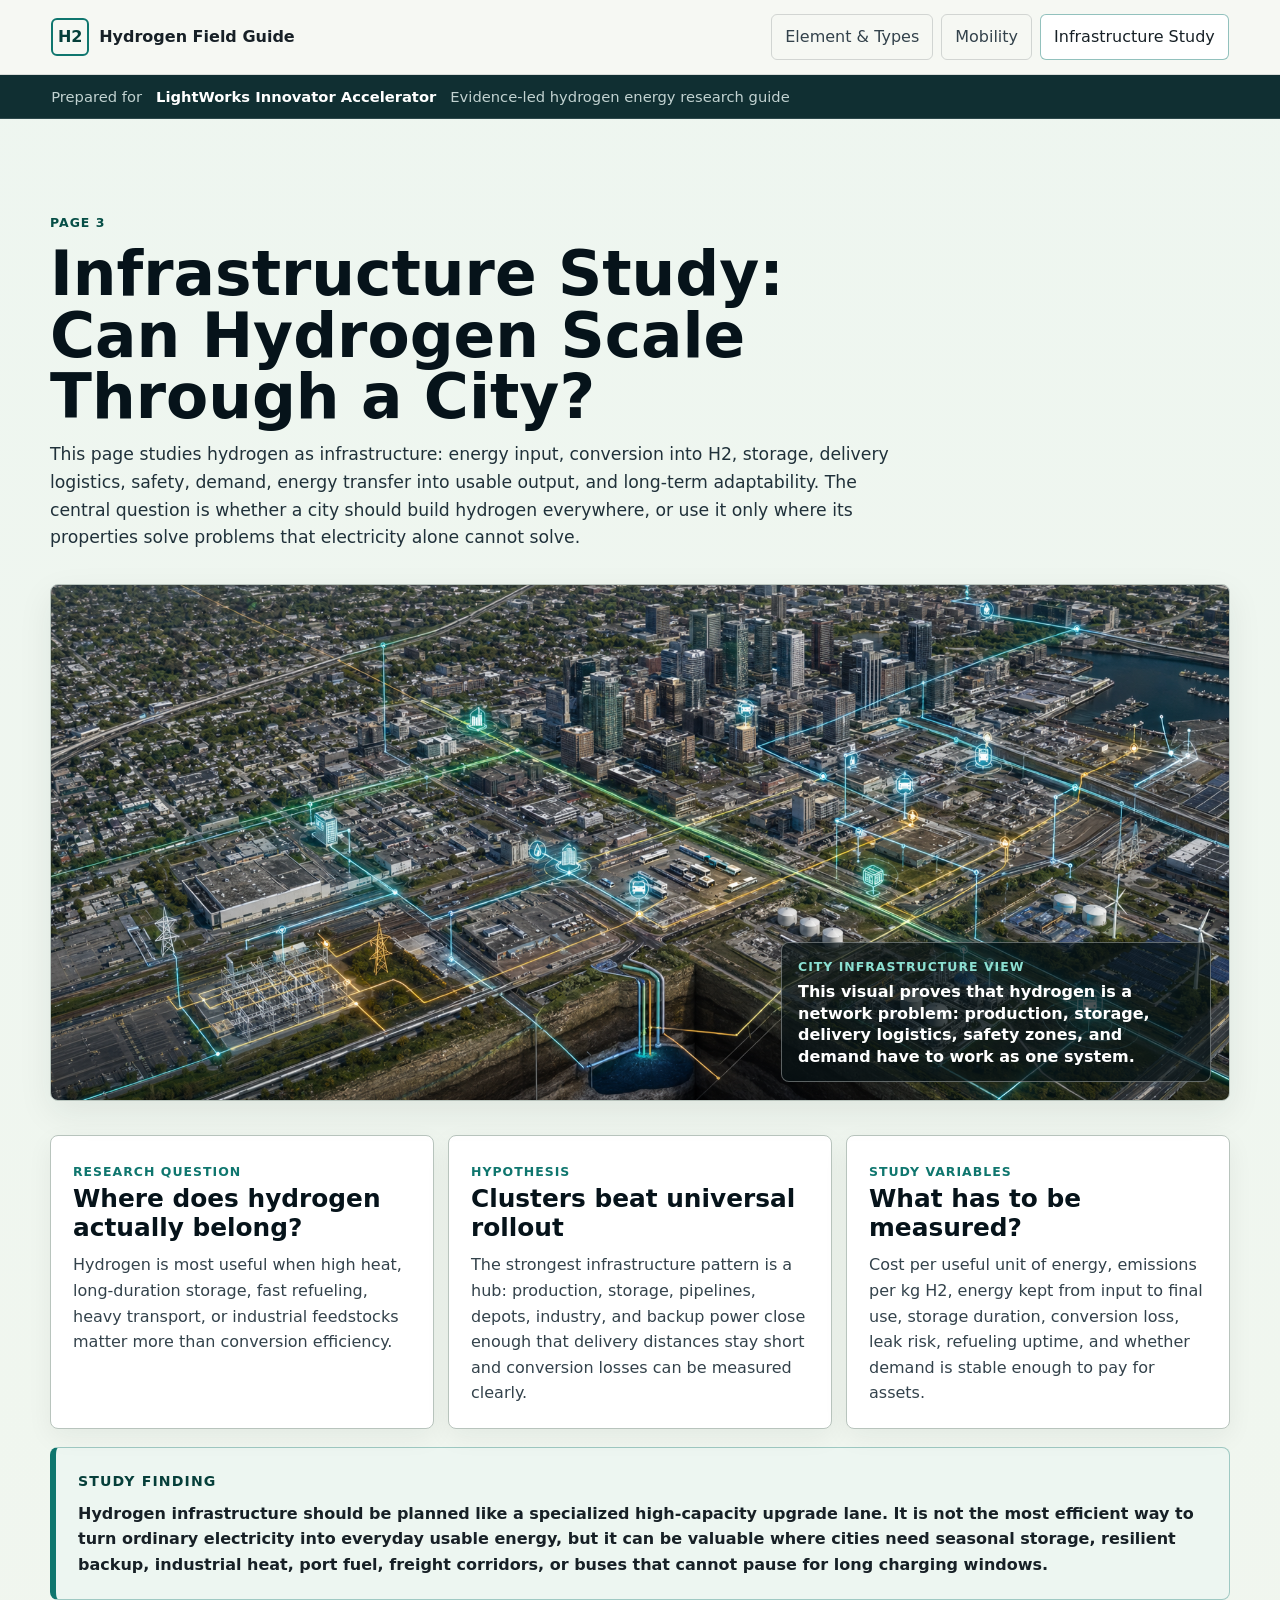
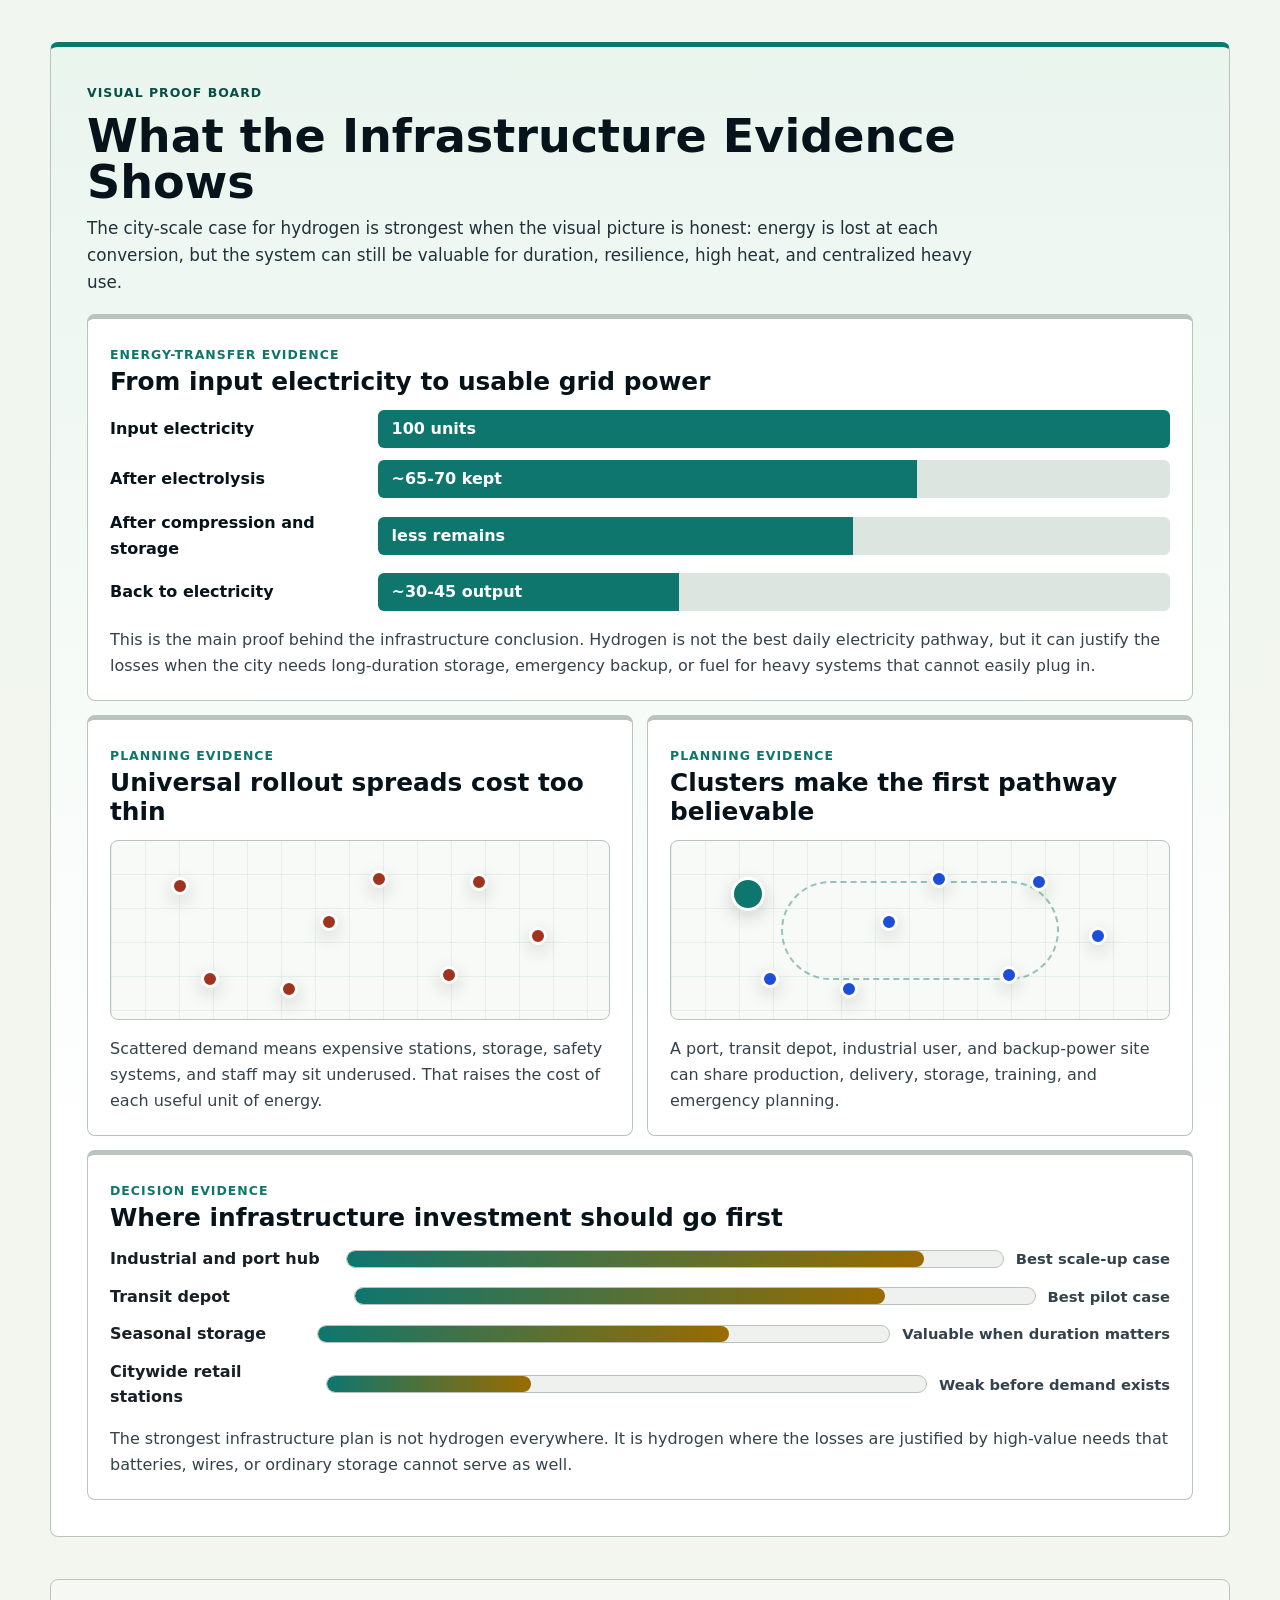
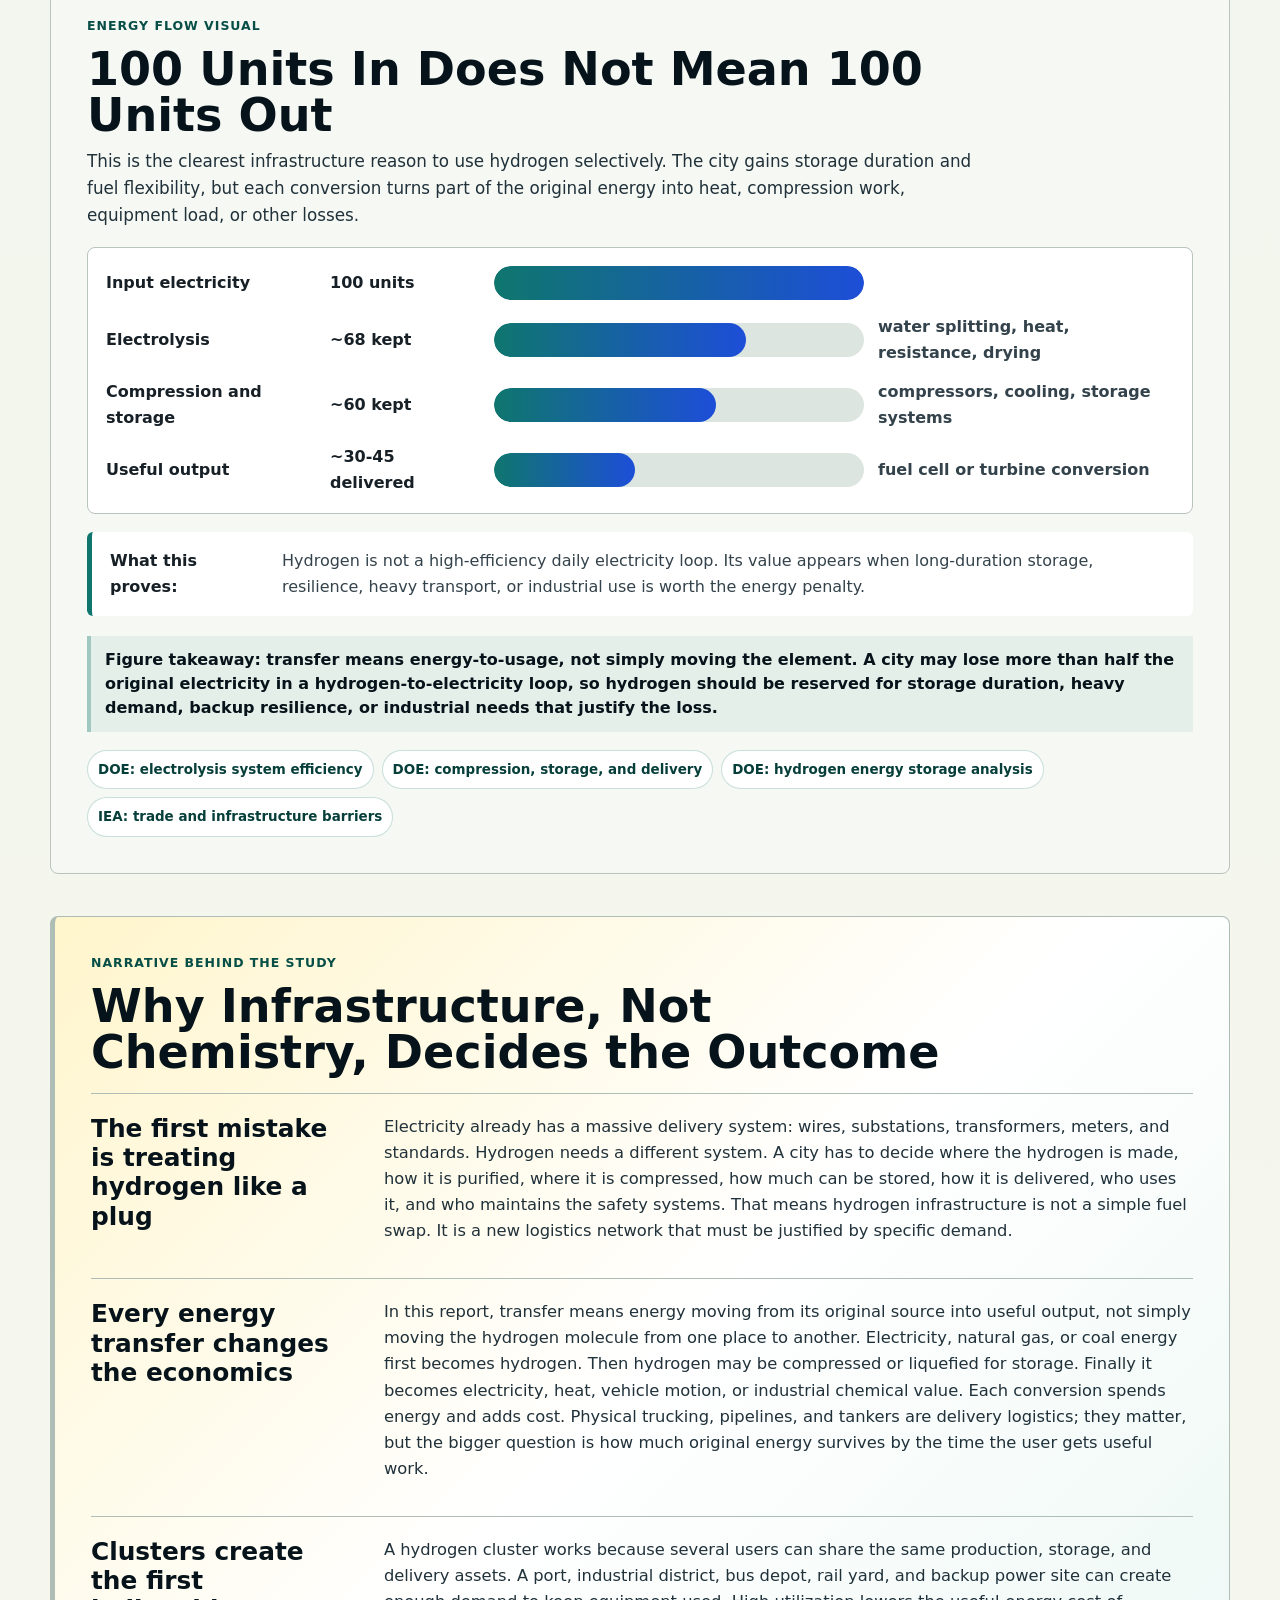
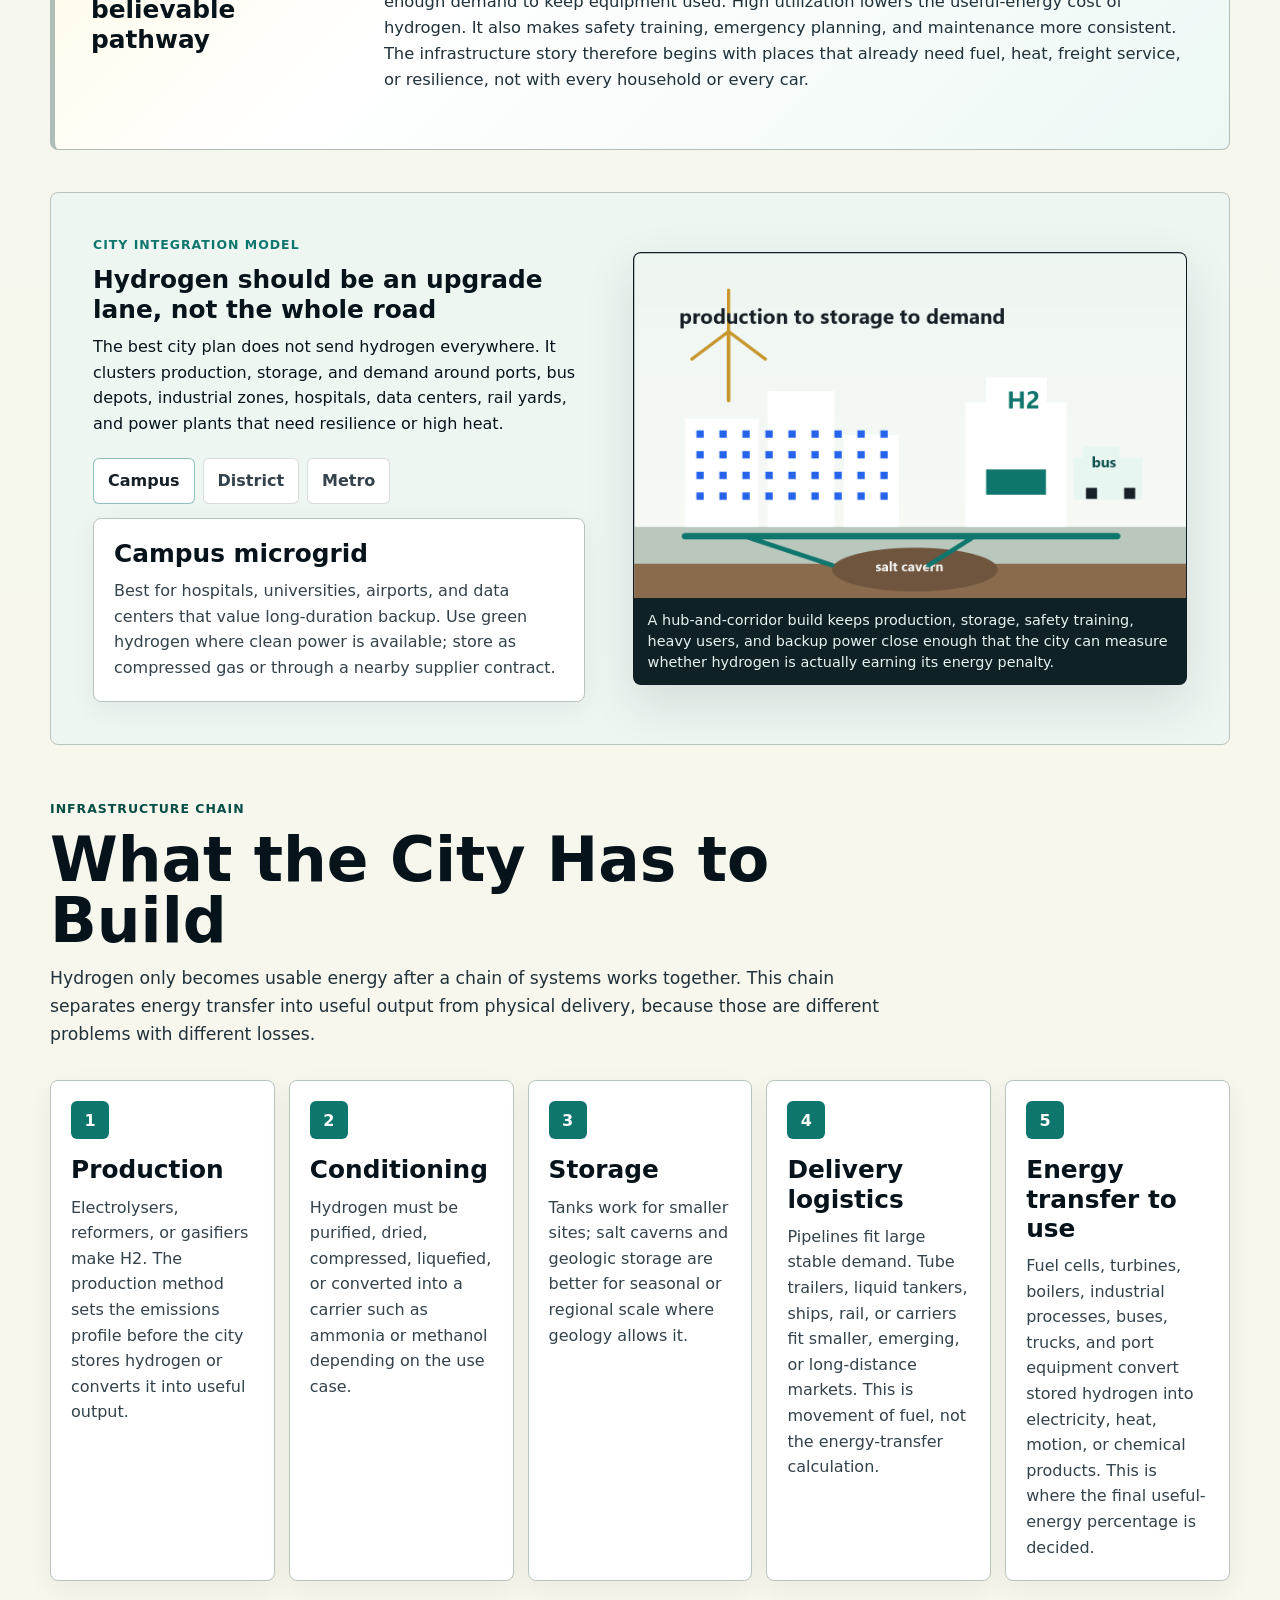
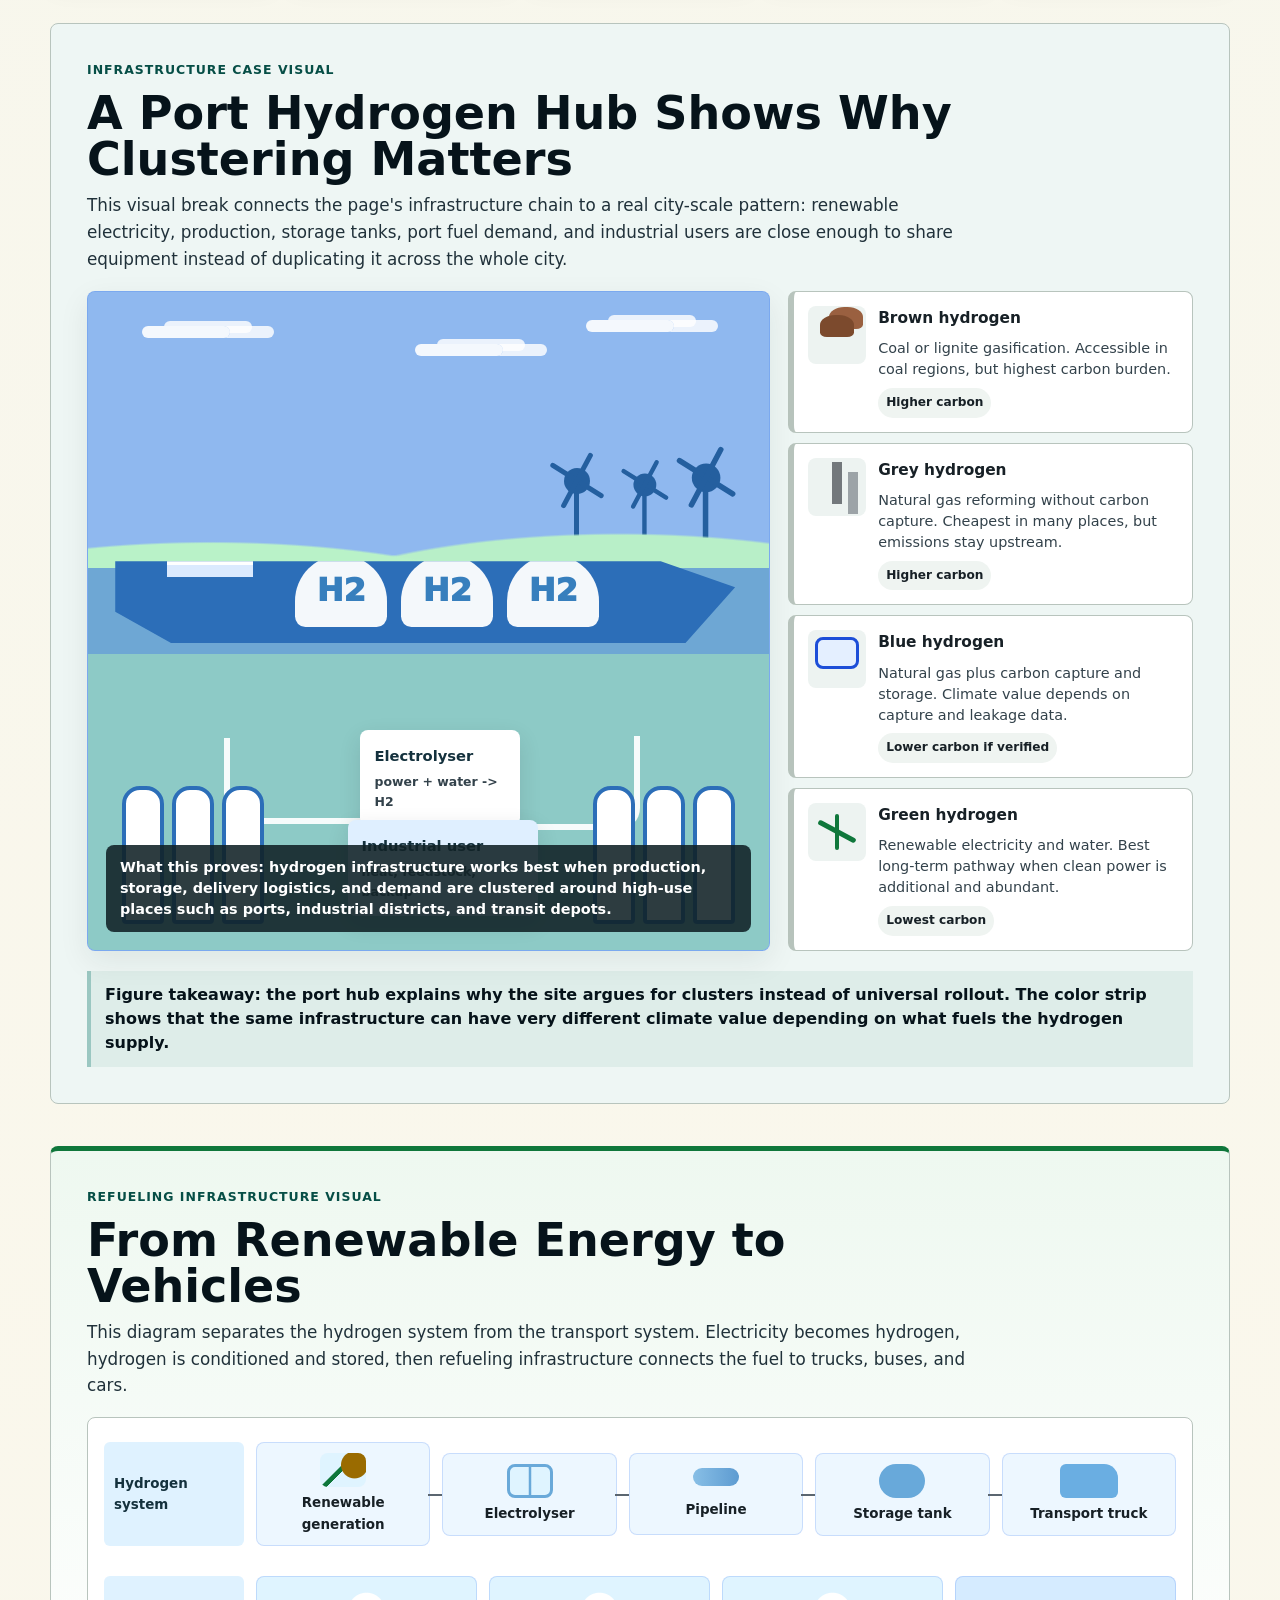
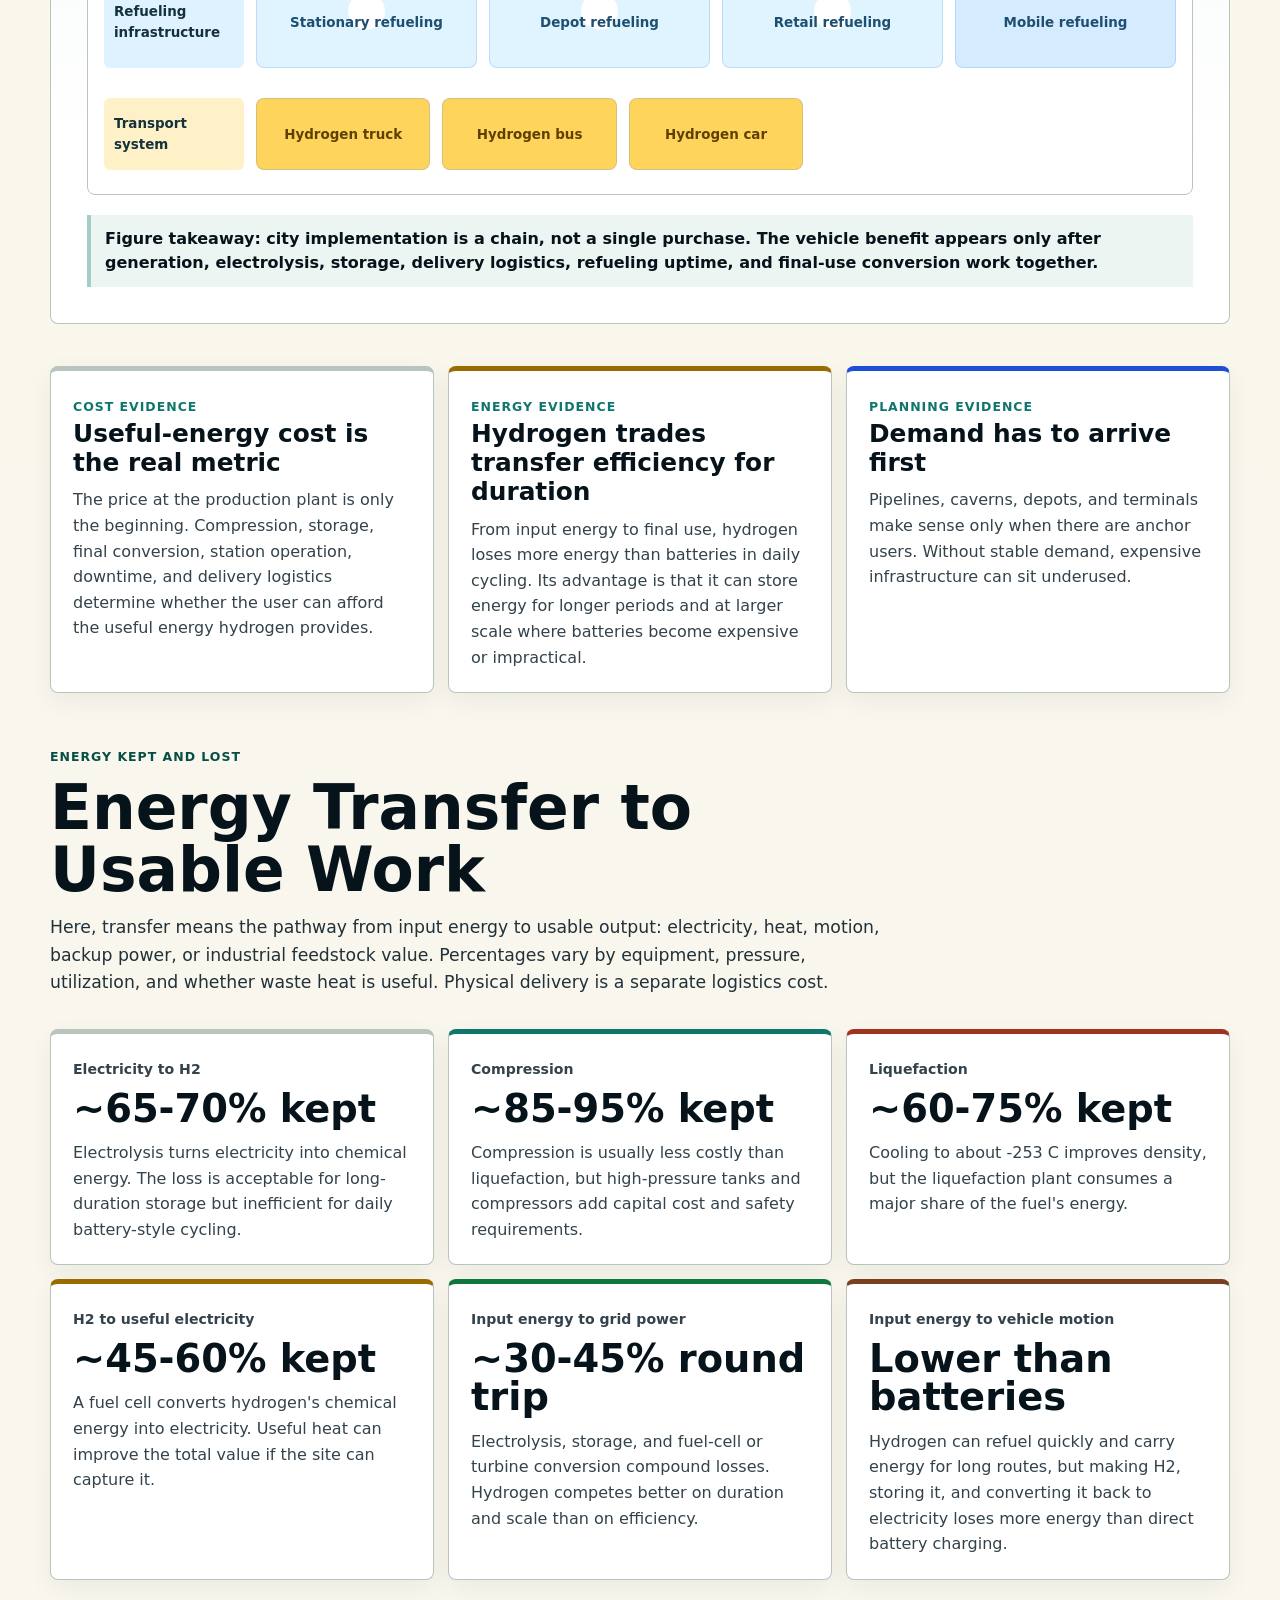
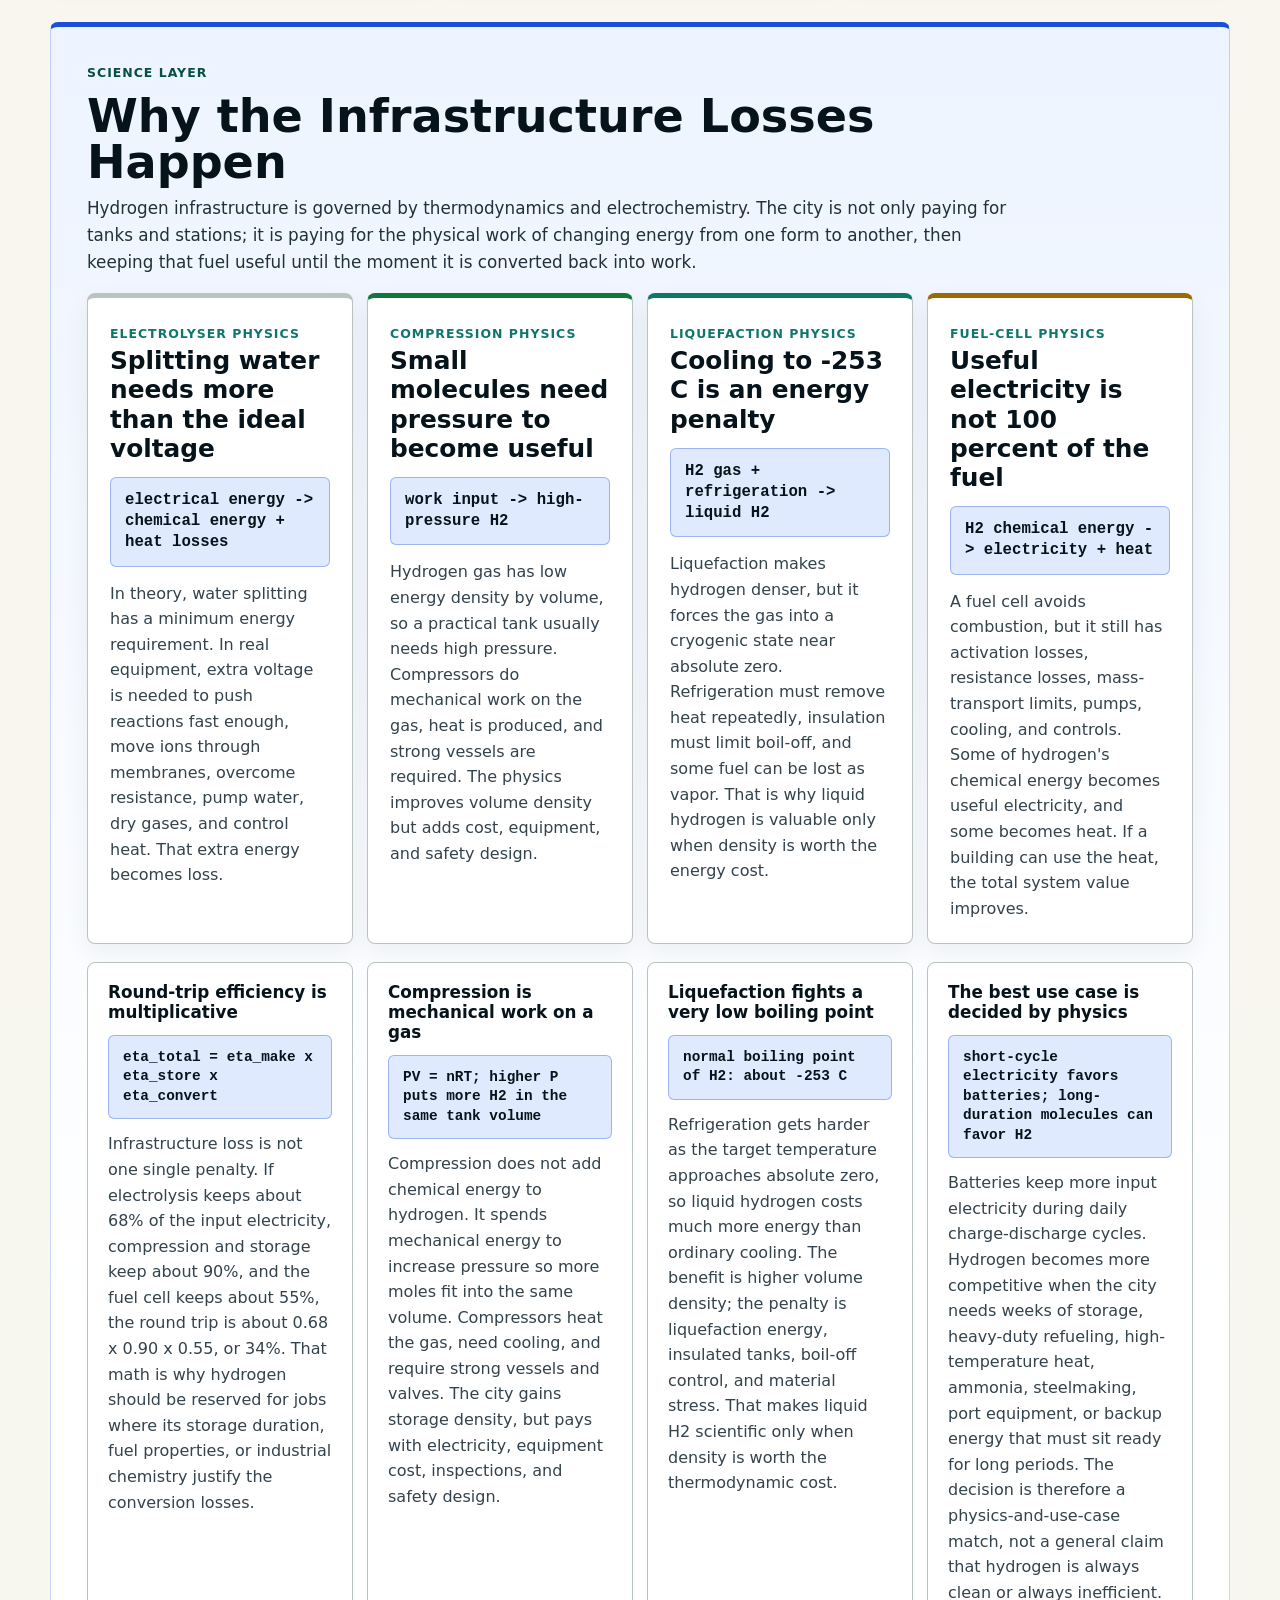
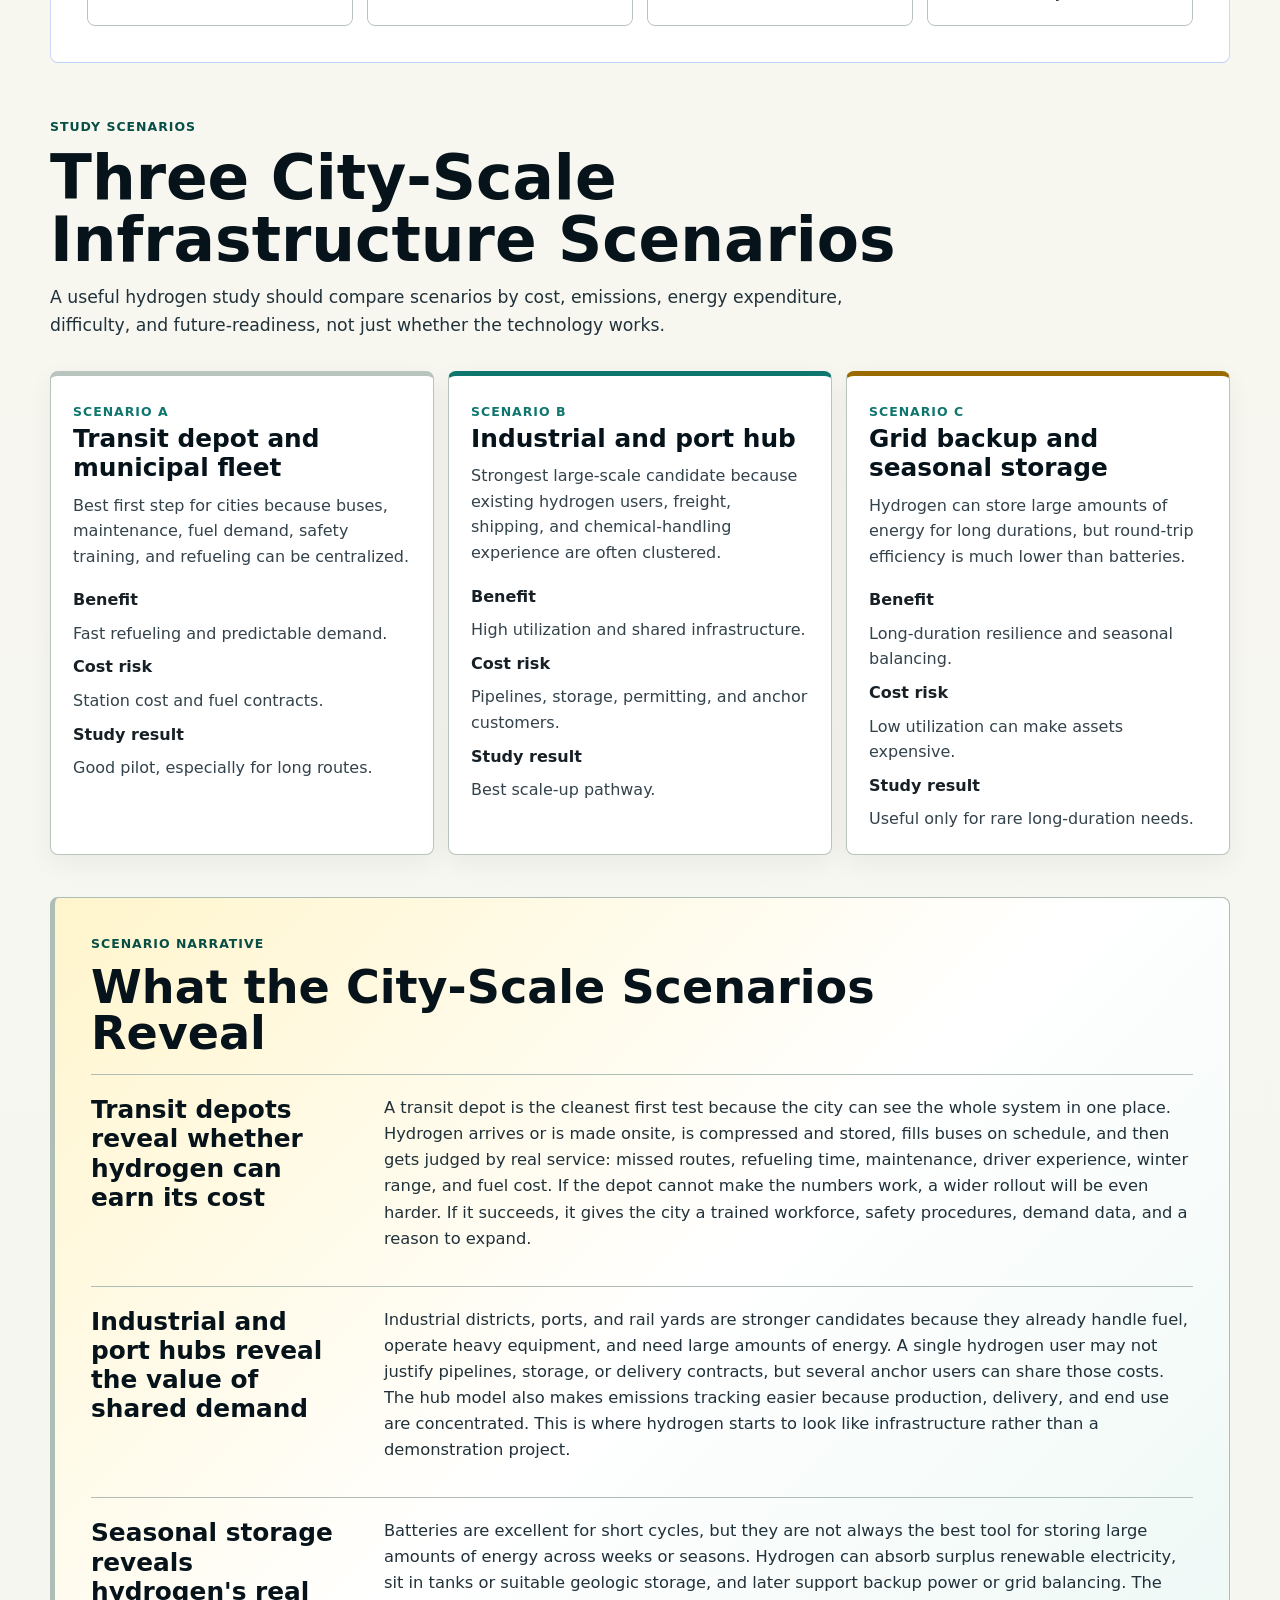
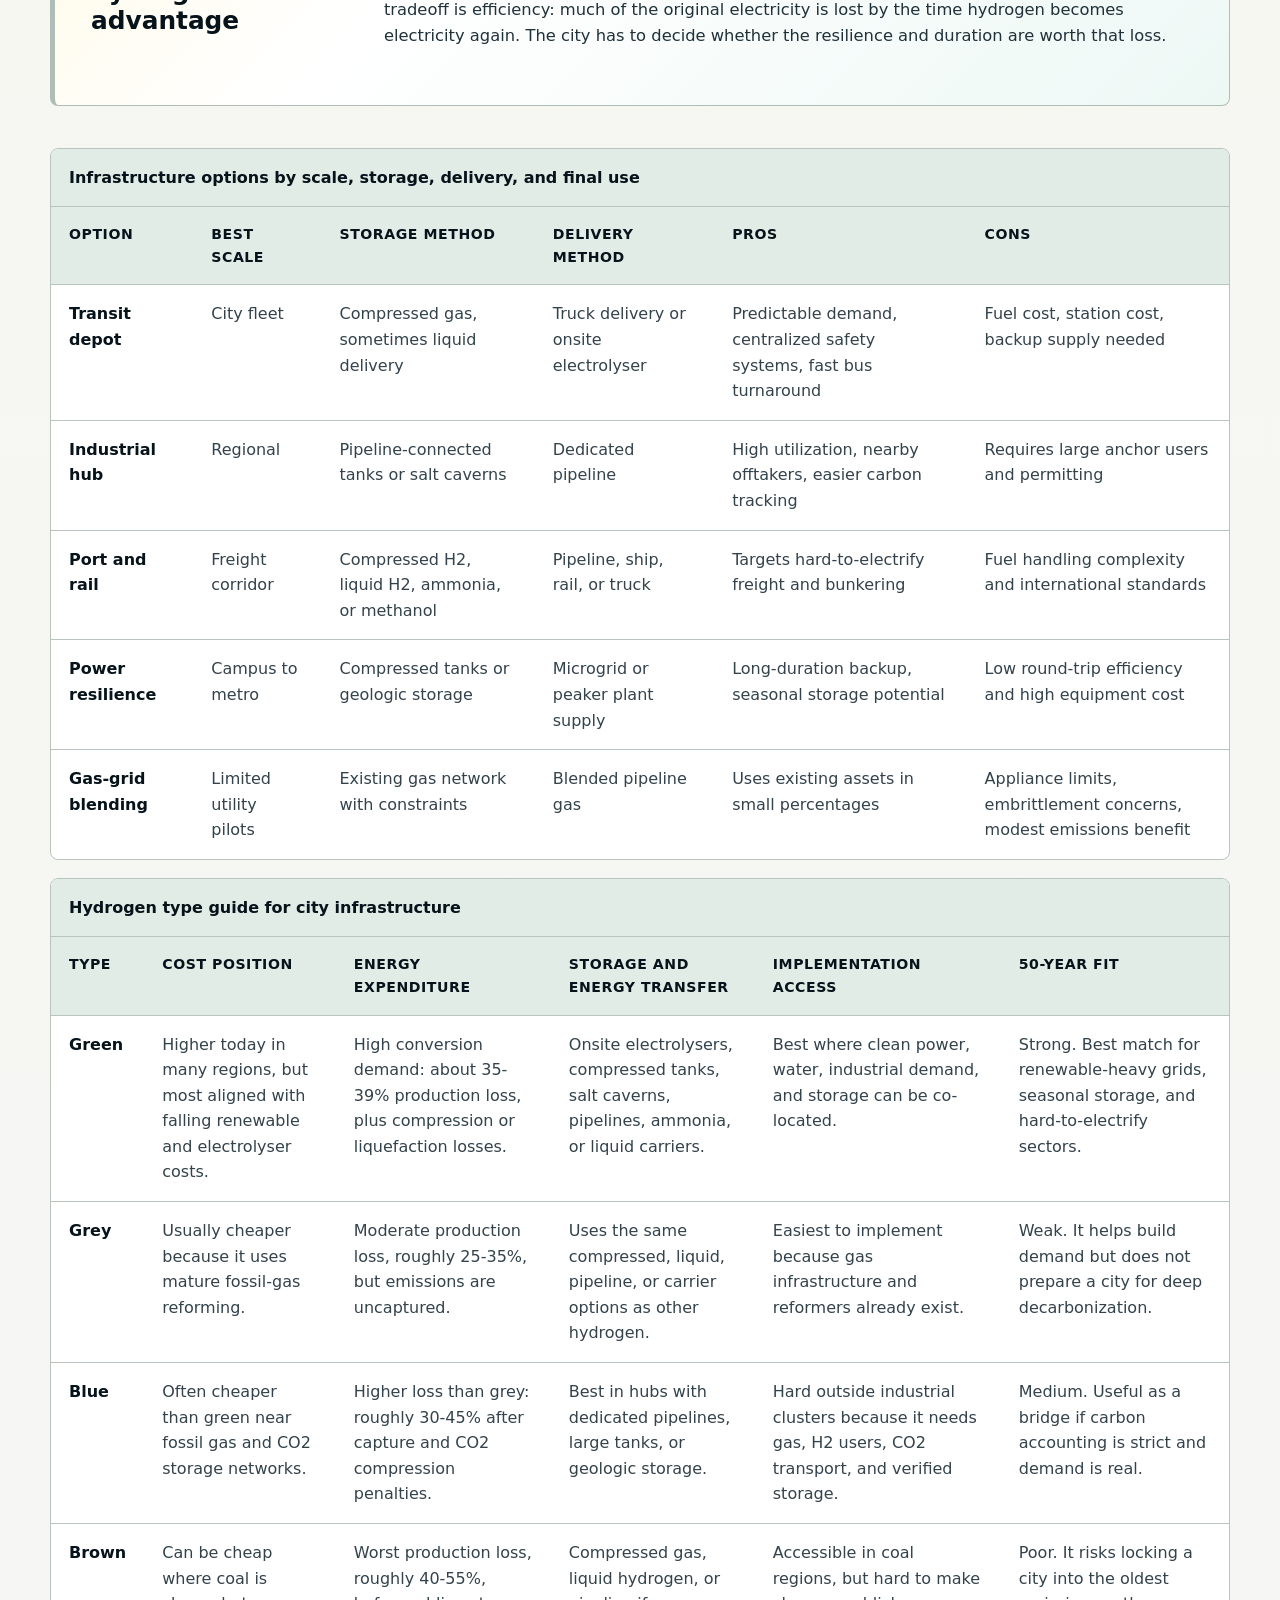
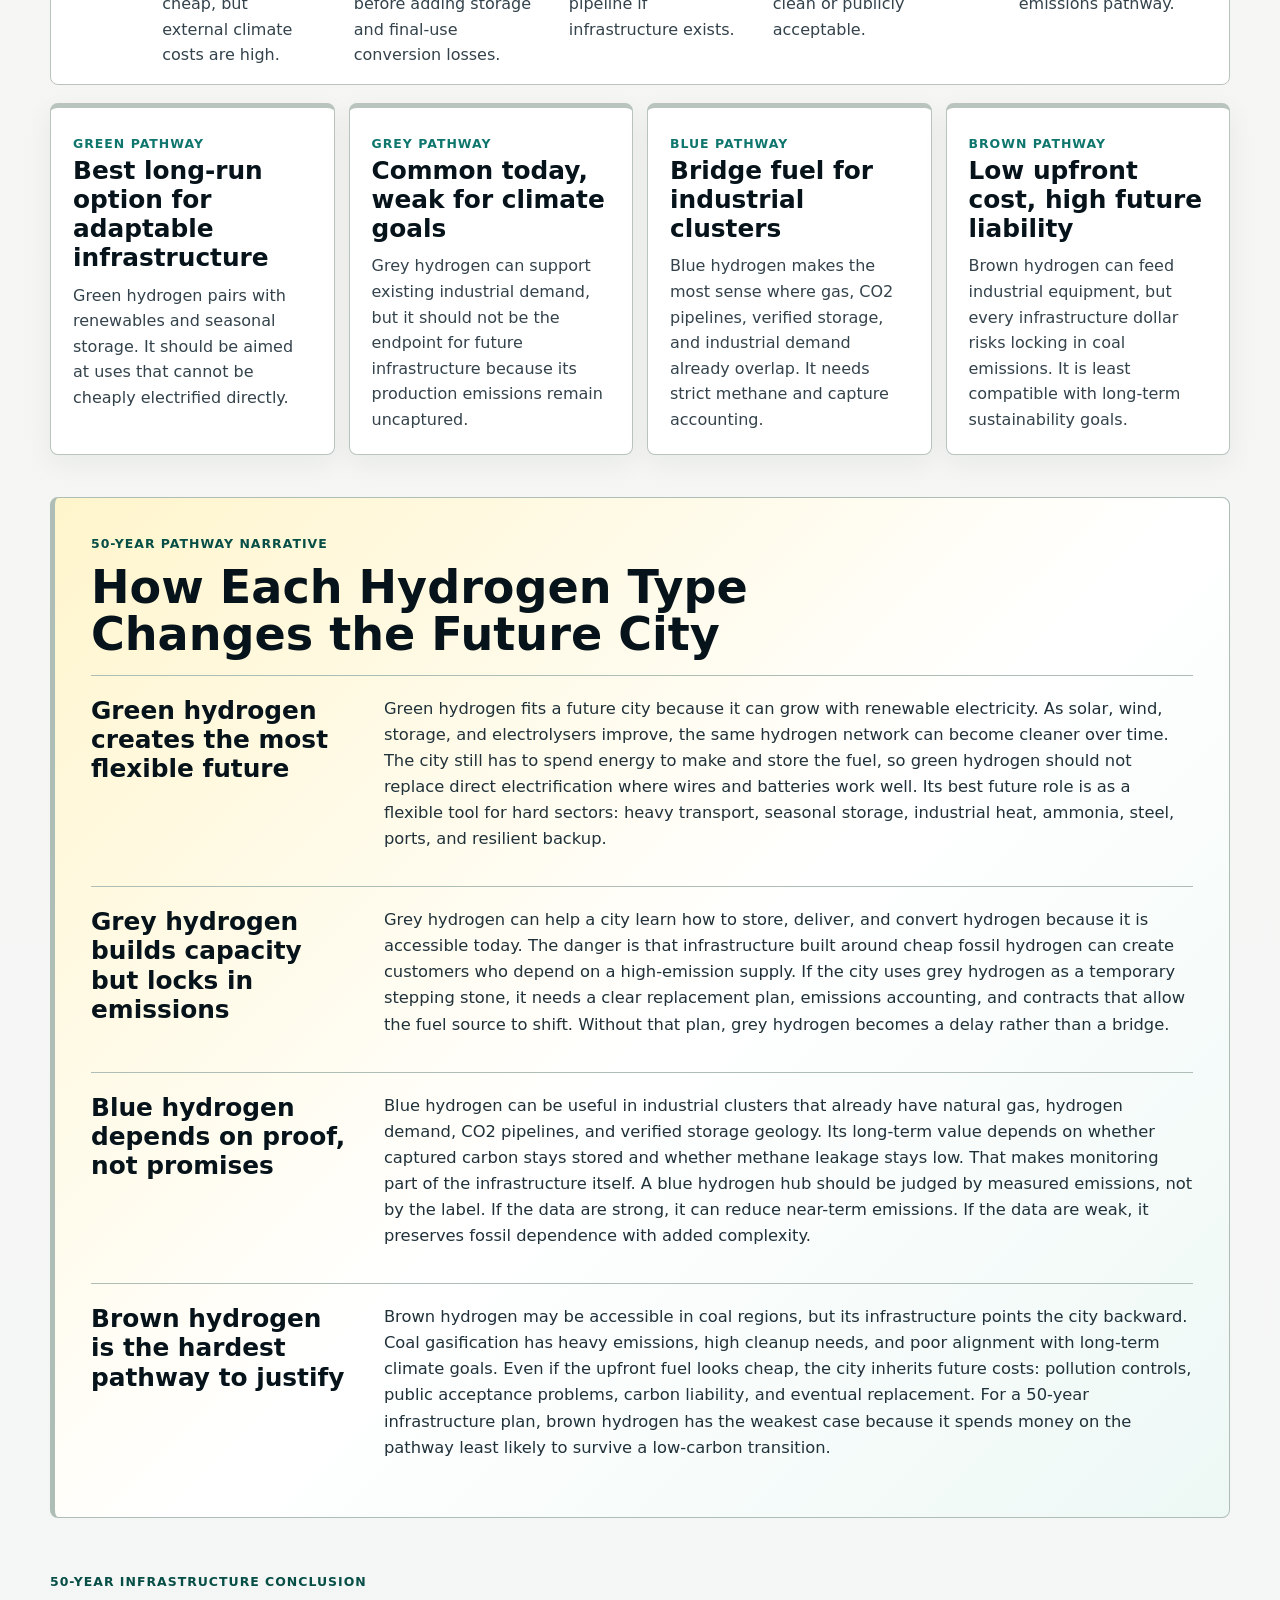
<file: infrastructure.html>
﻿<!doctype html>
<html lang="en">
  <head>
    <meta charset="utf-8">
    <meta name="viewport" content="width=device-width, initial-scale=1">
    <title>Hydrogen Energy Field Guide | Infrastructure Study</title>
    <link rel="stylesheet" href="styles.css">
  </head>
  <body>
    <header class="site-header" aria-label="Primary">
      <a class="brand" href="index.html" aria-label="Hydrogen Energy Field Guide">
        <span class="brand-mark">H2</span>
        <span>Hydrogen Field Guide</span>
      </a>
      <nav class="site-nav" aria-label="Pages">
        <a class="nav-button" href="index.html">Element &amp; Types</a>
        <a class="nav-button" href="mobility.html">Mobility</a>
        <a class="nav-button active" href="infrastructure.html" aria-current="page">Infrastructure Study</a>
      </nav>
    </header>
    <aside class="program-strip" aria-label="Program context">
      <span>Prepared for</span>
      <strong>LightWorks Innovator Accelerator</strong>
      <span>Evidence-led hydrogen energy research guide</span>
    </aside>
    <main>
<section class="page-section active standalone" id="infrastructure" aria-labelledby="infrastructure-title">
        <div class="section-heading">
          <p class="eyebrow">Page 3</p>
          <h2 id="infrastructure-title">Infrastructure Study: Can Hydrogen Scale Through a City?</h2>
          <p>
            This page studies hydrogen as infrastructure: energy input, conversion into H2, storage, delivery logistics, safety, demand, energy transfer into usable output, and long-term adaptability. The central question is whether a city should build hydrogen everywhere, or use it only where its properties solve problems that electricity alone cannot solve.
          </p>
        </div>

        <figure class="infrastructure-picture-header">
          <img src="assets/city-energy-gis-header.png" alt="Aerial city energy infrastructure map with GIS-style overlays showing power lines, hydrogen corridors, storage tanks, transit routes, substations, and underground storage.">
          <figcaption>
            <span>City infrastructure view</span>
            <strong>This visual proves that hydrogen is a network problem: production, storage, delivery logistics, safety zones, and demand have to work as one system.</strong>
          </figcaption>
        </figure>

        <div class="study-frame">
          <article>
            <span class="card-kicker">Research question</span>
            <h3>Where does hydrogen actually belong?</h3>
            <p>Hydrogen is most useful when high heat, long-duration storage, fast refueling, heavy transport, or industrial feedstocks matter more than conversion efficiency.</p>
          </article>
          <article>
            <span class="card-kicker">Hypothesis</span>
            <h3>Clusters beat universal rollout</h3>
            <p>The strongest infrastructure pattern is a hub: production, storage, pipelines, depots, industry, and backup power close enough that delivery distances stay short and conversion losses can be measured clearly.</p>
          </article>
          <article>
            <span class="card-kicker">Study variables</span>
            <h3>What has to be measured?</h3>
            <p>Cost per useful unit of energy, emissions per kg H2, energy kept from input to final use, storage duration, conversion loss, leak risk, refueling uptime, and whether demand is stable enough to pay for assets.</p>
          </article>
        </div>

        <div class="study-finding">
          <strong>Study finding</strong>
          <p>
            Hydrogen infrastructure should be planned like a specialized high-capacity upgrade lane. It is not the most efficient way to turn ordinary electricity into everyday usable energy, but it can be valuable where cities need seasonal storage, resilient backup, industrial heat, port fuel, freight corridors, or buses that cannot pause for long charging windows.
          </p>
        </div>

        <div class="visual-report">
          <div class="visual-heading">
            <p class="eyebrow">Visual proof board</p>
            <h2>What the Infrastructure Evidence Shows</h2>
            <p>
              The city-scale case for hydrogen is strongest when the visual picture is honest: energy is lost at each conversion, but the system can still be valuable for duration, resilience, high heat, and centralized heavy use.
            </p>
          </div>
          <div class="visual-grid">
            <article class="visual-card wide">
              <span class="card-kicker">Energy-transfer evidence</span>
              <h3>From input electricity to usable grid power</h3>
              <div class="waterfall-visual" aria-label="Hydrogen energy transfer waterfall">
                <div class="waterfall-step" style="--value: 100%"><span>Input electricity</span><strong>100 units</strong></div>
                <div class="waterfall-step" style="--value: 68%"><span>After electrolysis</span><strong>~65-70 kept</strong></div>
                <div class="waterfall-step" style="--value: 60%"><span>After compression and storage</span><strong>less remains</strong></div>
                <div class="waterfall-step" style="--value: 38%"><span>Back to electricity</span><strong>~30-45 output</strong></div>
              </div>
              <p>
                This is the main proof behind the infrastructure conclusion. Hydrogen is not the best daily electricity pathway, but it can justify the losses when the city needs long-duration storage, emergency backup, or fuel for heavy systems that cannot easily plug in.
              </p>
            </article>
            <article class="visual-card">
              <span class="card-kicker">Planning evidence</span>
              <h3>Universal rollout spreads cost too thin</h3>
              <div class="city-map-visual universal" aria-label="Universal hydrogen rollout diagram">
                <span></span><span></span><span></span><span></span><span></span><span></span><span></span><span></span>
              </div>
              <p>
                Scattered demand means expensive stations, storage, safety systems, and staff may sit underused. That raises the cost of each useful unit of energy.
              </p>
            </article>
            <article class="visual-card">
              <span class="card-kicker">Planning evidence</span>
              <h3>Clusters make the first pathway believable</h3>
              <div class="city-map-visual hubbed" aria-label="Hydrogen cluster rollout diagram">
                <span class="hub"></span><span></span><span></span><span></span><span></span><span></span><span></span><span></span>
              </div>
              <p>
                A port, transit depot, industrial user, and backup-power site can share production, delivery, storage, training, and emergency planning.
              </p>
            </article>
            <article class="visual-card wide">
              <span class="card-kicker">Decision evidence</span>
              <h3>Where infrastructure investment should go first</h3>
              <div class="fit-bars" aria-label="Hydrogen infrastructure fit by use case">
                <div class="fit-bar" style="--value: 88%"><span>Industrial and port hub</span><div><i></i></div><strong>Best scale-up case</strong></div>
                <div class="fit-bar" style="--value: 78%"><span>Transit depot</span><div><i></i></div><strong>Best pilot case</strong></div>
                <div class="fit-bar" style="--value: 72%"><span>Seasonal storage</span><div><i></i></div><strong>Valuable when duration matters</strong></div>
                <div class="fit-bar" style="--value: 34%"><span>Citywide retail stations</span><div><i></i></div><strong>Weak before demand exists</strong></div>
              </div>
              <p>
                The strongest infrastructure plan is not hydrogen everywhere. It is hydrogen where the losses are justified by high-value needs that batteries, wires, or ordinary storage cannot serve as well.
              </p>
            </article>
          </div>
        </div>

        <div class="sankey-section">
          <div class="visual-heading">
            <p class="eyebrow">Energy flow visual</p>
            <h2>100 Units In Does Not Mean 100 Units Out</h2>
            <p>
              This is the clearest infrastructure reason to use hydrogen selectively. The city gains storage duration and fuel flexibility, but each conversion turns part of the original energy into heat, compression work, equipment load, or other losses.
            </p>
          </div>
          <div class="sankey-visual" aria-label="Sankey-style energy flow from input electricity to final useful output">
            <div class="sankey-stage" style="--kept: 100%">
              <span>Input electricity</span>
              <strong>100 units</strong>
              <i></i>
            </div>
            <div class="sankey-stage" style="--kept: 68%">
              <span>Electrolysis</span>
              <strong>~68 kept</strong>
              <i></i>
              <em>water splitting, heat, resistance, drying</em>
            </div>
            <div class="sankey-stage" style="--kept: 60%">
              <span>Compression and storage</span>
              <strong>~60 kept</strong>
              <i></i>
              <em>compressors, cooling, storage systems</em>
            </div>
            <div class="sankey-stage" style="--kept: 38%">
              <span>Useful output</span>
              <strong>~30-45 delivered</strong>
              <i></i>
              <em>fuel cell or turbine conversion</em>
            </div>
          </div>
          <div class="sankey-note">
            <strong>What this proves:</strong>
            <span>Hydrogen is not a high-efficiency daily electricity loop. Its value appears when long-duration storage, resilience, heavy transport, or industrial use is worth the energy penalty.</span>
          </div>
          <p class="figure-caption">
            Figure takeaway: transfer means energy-to-usage, not simply moving the element. A city may lose more than half the original electricity in a hydrogen-to-electricity loop, so hydrogen should be reserved for storage duration, heavy demand, backup resilience, or industrial needs that justify the loss.
          </p>
          <div class="evidence-citations" aria-label="Evidence citations for infrastructure energy flow">
            <a href="https://www.energy.gov/cmei/fuels/technical-targets-proton-exchange-membrane-electrolysis">DOE: electrolysis system efficiency</a>
            <a href="https://www.energy.gov/eere/fuelcells/hydrogen-delivery">DOE: compression, storage, and delivery</a>
            <a href="https://www.hydrogen.energy.gov/program-areas/systems-analysis/energy-storage-analysis">DOE: hydrogen energy storage analysis</a>
            <a href="https://www.iea.org/reports/global-hydrogen-review-2025/trade-and-infrastructure">IEA: trade and infrastructure barriers</a>
          </div>
        </div>

        <div class="narrative-block">
          <div class="narrative-heading">
            <p class="eyebrow">Narrative behind the study</p>
            <h2>Why Infrastructure, Not Chemistry, Decides the Outcome</h2>
          </div>
          <article class="narrative-entry">
            <h3>The first mistake is treating hydrogen like a plug</h3>
            <p>
              Electricity already has a massive delivery system: wires, substations, transformers, meters, and standards. Hydrogen needs a different system. A city has to decide where the hydrogen is made, how it is purified, where it is compressed, how much can be stored, how it is delivered, who uses it, and who maintains the safety systems. That means hydrogen infrastructure is not a simple fuel swap. It is a new logistics network that must be justified by specific demand.
            </p>
          </article>
          <article class="narrative-entry">
            <h3>Every energy transfer changes the economics</h3>
            <p>
              In this report, transfer means energy moving from its original source into useful output, not simply moving the hydrogen molecule from one place to another. Electricity, natural gas, or coal energy first becomes hydrogen. Then hydrogen may be compressed or liquefied for storage. Finally it becomes electricity, heat, vehicle motion, or industrial chemical value. Each conversion spends energy and adds cost. Physical trucking, pipelines, and tankers are delivery logistics; they matter, but the bigger question is how much original energy survives by the time the user gets useful work.
            </p>
          </article>
          <article class="narrative-entry">
            <h3>Clusters create the first believable pathway</h3>
            <p>
              A hydrogen cluster works because several users can share the same production, storage, and delivery assets. A port, industrial district, bus depot, rail yard, and backup power site can create enough demand to keep equipment used. High utilization lowers the useful-energy cost of hydrogen. It also makes safety training, emergency planning, and maintenance more consistent. The infrastructure story therefore begins with places that already need fuel, heat, freight service, or resilience, not with every household or every car.
            </p>
          </article>
        </div>

        <div class="split-band">
          <div>
            <p class="eyebrow">City integration model</p>
            <h3>Hydrogen should be an upgrade lane, not the whole road</h3>
            <p>
              The best city plan does not send hydrogen everywhere. It clusters production, storage, and demand around ports, bus depots, industrial zones, hospitals, data centers, rail yards, and power plants that need resilience or high heat.
            </p>
            <div class="planner-controls" role="group" aria-label="Infrastructure scale">
              <button class="scenario-button active" type="button" data-scenario="campus">Campus</button>
              <button class="scenario-button" type="button" data-scenario="district">District</button>
              <button class="scenario-button" type="button" data-scenario="metro">Metro</button>
            </div>
            <article class="scenario-card" aria-live="polite">
              <h3 id="scenario-title">Campus microgrid</h3>
              <p id="scenario-copy">Best for hospitals, universities, airports, and data centers that value long-duration backup. Use green hydrogen where clean power is available; store as compressed gas or through a nearby supplier contract.</p>
            </article>
          </div>
          <figure class="media-panel">
            <img src="assets/infrastructure-flow.png" alt="Illustrated city hydrogen infrastructure with pipelines, storage cavern, transit depot, and microgrid">
            <figcaption>
              A hub-and-corridor build keeps production, storage, safety training, heavy users, and backup power close enough that the city can measure whether hydrogen is actually earning its energy penalty.
            </figcaption>
          </figure>
        </div>

        <div class="section-heading compact">
          <p class="eyebrow">Infrastructure chain</p>
          <h2>What the City Has to Build</h2>
          <p>
            Hydrogen only becomes usable energy after a chain of systems works together. This chain separates energy transfer into useful output from physical delivery, because those are different problems with different losses.
          </p>
        </div>

        <div class="infrastructure-chain">
          <article>
            <span>1</span>
            <h3>Production</h3>
            <p>Electrolysers, reformers, or gasifiers make H2. The production method sets the emissions profile before the city stores hydrogen or converts it into useful output.</p>
          </article>
          <article>
            <span>2</span>
            <h3>Conditioning</h3>
            <p>Hydrogen must be purified, dried, compressed, liquefied, or converted into a carrier such as ammonia or methanol depending on the use case.</p>
          </article>
          <article>
            <span>3</span>
            <h3>Storage</h3>
            <p>Tanks work for smaller sites; salt caverns and geologic storage are better for seasonal or regional scale where geology allows it.</p>
          </article>
          <article>
            <span>4</span>
            <h3>Delivery logistics</h3>
            <p>Pipelines fit large stable demand. Tube trailers, liquid tankers, ships, rail, or carriers fit smaller, emerging, or long-distance markets. This is movement of fuel, not the energy-transfer calculation.</p>
          </article>
          <article>
            <span>5</span>
            <h3>Energy transfer to use</h3>
            <p>Fuel cells, turbines, boilers, industrial processes, buses, trucks, and port equipment convert stored hydrogen into electricity, heat, motion, or chemical products. This is where the final useful-energy percentage is decided.</p>
          </article>
        </div>

        <div class="infrastructure-visual-break" aria-labelledby="hub-visual-title">
          <div class="visual-heading">
            <p class="eyebrow">Infrastructure case visual</p>
            <h2 id="hub-visual-title">A Port Hydrogen Hub Shows Why Clustering Matters</h2>
            <p>
              This visual break connects the page's infrastructure chain to a real city-scale pattern: renewable electricity, production, storage tanks, port fuel demand, and industrial users are close enough to share equipment instead of duplicating it across the whole city.
            </p>
          </div>
          <div class="hub-visual-grid">
            <figure class="hydrogen-port-diagram" aria-label="Port hydrogen hub with wind power, ship tanks, storage, electrolyser, pipelines, and industrial demand">
              <div class="hub-sky">
                <span class="cloud cloud-one"></span>
                <span class="cloud cloud-two"></span>
                <span class="cloud cloud-three"></span>
                <span class="wind-turbine turbine-one"><i></i></span>
                <span class="wind-turbine turbine-two"><i></i></span>
                <span class="wind-turbine turbine-three"><i></i></span>
              </div>
              <div class="hub-hills"></div>
              <div class="hub-water"></div>
              <div class="hub-ship">
                <span class="ship-cabin"></span>
                <span class="ship-tank">H2</span>
                <span class="ship-tank">H2</span>
                <span class="ship-tank">H2</span>
              </div>
              <div class="hub-ground">
                <span class="hub-pipe pipe-left"></span>
                <span class="hub-pipe pipe-right"></span>
                <span class="electrolyser-block"><strong>Electrolyser</strong><em>power + water -> H2</em></span>
                <span class="storage-bank storage-left"><i></i><i></i><i></i></span>
                <span class="storage-bank storage-right"><i></i><i></i><i></i></span>
                <span class="industry-block"><strong>Industrial user</strong><em>heat, feedstock, backup</em></span>
              </div>
              <figcaption>
                What this proves: hydrogen infrastructure works best when production, storage, delivery logistics, and demand are clustered around high-use places such as ports, industrial districts, and transit depots.
              </figcaption>
            </figure>

            <div class="hydrogen-pathway-strip" aria-label="Brown, grey, blue, and green hydrogen source and carbon pathway comparison">
              <div class="pathway-card pathway-brown-mini">
                <span class="mini-icon coal-icon"></span>
                <strong>Brown hydrogen</strong>
                <p>Coal or lignite gasification. Accessible in coal regions, but highest carbon burden.</p>
                <em>Higher carbon</em>
              </div>
              <div class="pathway-card pathway-grey-mini">
                <span class="mini-icon gas-icon"></span>
                <strong>Grey hydrogen</strong>
                <p>Natural gas reforming without carbon capture. Cheapest in many places, but emissions stay upstream.</p>
                <em>Higher carbon</em>
              </div>
              <div class="pathway-card pathway-blue-mini">
                <span class="mini-icon capture-icon"></span>
                <strong>Blue hydrogen</strong>
                <p>Natural gas plus carbon capture and storage. Climate value depends on capture and leakage data.</p>
                <em>Lower carbon if verified</em>
              </div>
              <div class="pathway-card pathway-green-mini">
                <span class="mini-icon renewable-icon"></span>
                <strong>Green hydrogen</strong>
                <p>Renewable electricity and water. Best long-term pathway when clean power is additional and abundant.</p>
                <em>Lowest carbon</em>
              </div>
            </div>
          </div>
          <p class="figure-caption">
            Figure takeaway: the port hub explains why the site argues for clusters instead of universal rollout. The color strip shows that the same infrastructure can have very different climate value depending on what fuels the hydrogen supply.
          </p>
        </div>

        <div class="refuel-system-section" aria-labelledby="refuel-system-title">
          <div class="visual-heading">
            <p class="eyebrow">Refueling infrastructure visual</p>
            <h2 id="refuel-system-title">From Renewable Energy to Vehicles</h2>
            <p>
              This diagram separates the hydrogen system from the transport system. Electricity becomes hydrogen, hydrogen is conditioned and stored, then refueling infrastructure connects the fuel to trucks, buses, and cars.
            </p>
          </div>
          <div class="refuel-network" aria-label="Hydrogen generation, storage, refueling, and vehicle network">
            <div class="network-row hydrogen-system">
              <span class="row-label">Hydrogen system</span>
              <div class="network-node renewable-node"><i></i><strong>Renewable generation</strong></div>
              <div class="network-node electrolyser-node"><i></i><strong>Electrolyser</strong></div>
              <div class="network-node pipeline-node"><i></i><strong>Pipeline</strong></div>
              <div class="network-node tank-node"><i></i><strong>Storage tank</strong></div>
              <div class="network-node delivery-node"><i></i><strong>Transport truck</strong></div>
            </div>
            <div class="network-row refuel-row">
              <span class="row-label">Refueling infrastructure</span>
              <div class="station-branch">
                <div class="network-station">Stationary refueling</div>
                <div class="network-station">Depot refueling</div>
                <div class="network-station">Retail refueling</div>
                <div class="network-station mobile-station">Mobile refueling</div>
              </div>
            </div>
            <div class="network-row transport-row">
              <span class="row-label">Transport system</span>
              <div class="network-vehicle truck-vehicle">Hydrogen truck</div>
              <div class="network-vehicle bus-vehicle">Hydrogen bus</div>
              <div class="network-vehicle car-vehicle">Hydrogen car</div>
            </div>
          </div>
          <p class="figure-caption">
            Figure takeaway: city implementation is a chain, not a single purchase. The vehicle benefit appears only after generation, electrolysis, storage, delivery logistics, refueling uptime, and final-use conversion work together.
          </p>
        </div>

        <div class="evidence-strip">
          <article>
            <span class="card-kicker">Cost evidence</span>
            <h3>Useful-energy cost is the real metric</h3>
            <p>The price at the production plant is only the beginning. Compression, storage, final conversion, station operation, downtime, and delivery logistics determine whether the user can afford the useful energy hydrogen provides.</p>
          </article>
          <article>
            <span class="card-kicker">Energy evidence</span>
            <h3>Hydrogen trades transfer efficiency for duration</h3>
            <p>From input energy to final use, hydrogen loses more energy than batteries in daily cycling. Its advantage is that it can store energy for longer periods and at larger scale where batteries become expensive or impractical.</p>
          </article>
          <article>
            <span class="card-kicker">Planning evidence</span>
            <h3>Demand has to arrive first</h3>
            <p>Pipelines, caverns, depots, and terminals make sense only when there are anchor users. Without stable demand, expensive infrastructure can sit underused.</p>
          </article>
        </div>

        <div class="section-heading compact">
          <p class="eyebrow">Energy kept and lost</p>
          <h2>Energy Transfer to Usable Work</h2>
          <p>
            Here, transfer means the pathway from input energy to usable output: electricity, heat, motion, backup power, or industrial feedstock value. Percentages vary by equipment, pressure, utilization, and whether waste heat is useful. Physical delivery is a separate logistics cost.
          </p>
        </div>

        <div class="loss-grid">
          <article class="loss-card">
            <span>Electricity to H2</span>
            <strong>~65-70% kept</strong>
            <p>Electrolysis turns electricity into chemical energy. The loss is acceptable for long-duration storage but inefficient for daily battery-style cycling.</p>
          </article>
          <article class="loss-card">
            <span>Compression</span>
            <strong>~85-95% kept</strong>
            <p>Compression is usually less costly than liquefaction, but high-pressure tanks and compressors add capital cost and safety requirements.</p>
          </article>
          <article class="loss-card">
            <span>Liquefaction</span>
            <strong>~60-75% kept</strong>
            <p>Cooling to about -253 C improves density, but the liquefaction plant consumes a major share of the fuel's energy.</p>
          </article>
          <article class="loss-card">
            <span>H2 to useful electricity</span>
            <strong>~45-60% kept</strong>
            <p>A fuel cell converts hydrogen's chemical energy into electricity. Useful heat can improve the total value if the site can capture it.</p>
          </article>
          <article class="loss-card">
            <span>Input energy to grid power</span>
            <strong>~30-45% round trip</strong>
            <p>Electrolysis, storage, and fuel-cell or turbine conversion compound losses. Hydrogen competes better on duration and scale than on efficiency.</p>
          </article>
          <article class="loss-card">
            <span>Input energy to vehicle motion</span>
            <strong>Lower than batteries</strong>
            <p>Hydrogen can refuel quickly and carry energy for long routes, but making H2, storing it, and converting it back to electricity loses more energy than direct battery charging.</p>
          </article>
        </div>

        <div class="science-layer">
          <div class="science-heading">
            <p class="eyebrow">Science layer</p>
            <h2>Why the Infrastructure Losses Happen</h2>
            <p>
              Hydrogen infrastructure is governed by thermodynamics and electrochemistry. The city is not only paying for tanks and stations; it is paying for the physical work of changing energy from one form to another, then keeping that fuel useful until the moment it is converted back into work.
            </p>
          </div>
          <div class="science-grid">
            <article class="science-card">
              <span class="card-kicker">Electrolyser physics</span>
              <h3>Splitting water needs more than the ideal voltage</h3>
              <p class="equation">electrical energy -> chemical energy + heat losses</p>
              <p>
                In theory, water splitting has a minimum energy requirement. In real equipment, extra voltage is needed to push reactions fast enough, move ions through membranes, overcome resistance, pump water, dry gases, and control heat. That extra energy becomes loss.
              </p>
            </article>
            <article class="science-card">
              <span class="card-kicker">Compression physics</span>
              <h3>Small molecules need pressure to become useful</h3>
              <p class="equation">work input -> high-pressure H2</p>
              <p>
                Hydrogen gas has low energy density by volume, so a practical tank usually needs high pressure. Compressors do mechanical work on the gas, heat is produced, and strong vessels are required. The physics improves volume density but adds cost, equipment, and safety design.
              </p>
            </article>
            <article class="science-card">
              <span class="card-kicker">Liquefaction physics</span>
              <h3>Cooling to -253 C is an energy penalty</h3>
              <p class="equation">H2 gas + refrigeration -> liquid H2</p>
              <p>
                Liquefaction makes hydrogen denser, but it forces the gas into a cryogenic state near absolute zero. Refrigeration must remove heat repeatedly, insulation must limit boil-off, and some fuel can be lost as vapor. That is why liquid hydrogen is valuable only when density is worth the energy cost.
              </p>
            </article>
            <article class="science-card">
              <span class="card-kicker">Fuel-cell physics</span>
              <h3>Useful electricity is not 100 percent of the fuel</h3>
              <p class="equation">H2 chemical energy -> electricity + heat</p>
              <p>
                A fuel cell avoids combustion, but it still has activation losses, resistance losses, mass-transport limits, pumps, cooling, and controls. Some of hydrogen's chemical energy becomes useful electricity, and some becomes heat. If a building can use the heat, the total system value improves.
              </p>
            </article>
          </div>
          <div class="science-explain" aria-label="Scientific evidence for infrastructure losses">
            <article>
              <h3>Round-trip efficiency is multiplicative</h3>
              <p class="equation">eta_total = eta_make x eta_store x eta_convert</p>
              <p>
                Infrastructure loss is not one single penalty. If electrolysis keeps about 68% of the input electricity, compression and storage keep about 90%, and the fuel cell keeps about 55%, the round trip is about 0.68 x 0.90 x 0.55, or 34%. That math is why hydrogen should be reserved for jobs where its storage duration, fuel properties, or industrial chemistry justify the conversion losses.
              </p>
            </article>
            <article>
              <h3>Compression is mechanical work on a gas</h3>
              <p class="equation">PV = nRT; higher P puts more H2 in the same tank volume</p>
              <p>
                Compression does not add chemical energy to hydrogen. It spends mechanical energy to increase pressure so more moles fit into the same volume. Compressors heat the gas, need cooling, and require strong vessels and valves. The city gains storage density, but pays with electricity, equipment cost, inspections, and safety design.
              </p>
            </article>
            <article>
              <h3>Liquefaction fights a very low boiling point</h3>
              <p class="equation">normal boiling point of H2: about -253 C</p>
              <p>
                Refrigeration gets harder as the target temperature approaches absolute zero, so liquid hydrogen costs much more energy than ordinary cooling. The benefit is higher volume density; the penalty is liquefaction energy, insulated tanks, boil-off control, and material stress. That makes liquid H2 scientific only when density is worth the thermodynamic cost.
              </p>
            </article>
            <article>
              <h3>The best use case is decided by physics</h3>
              <p class="equation">short-cycle electricity favors batteries; long-duration molecules can favor H2</p>
              <p>
                Batteries keep more input electricity during daily charge-discharge cycles. Hydrogen becomes more competitive when the city needs weeks of storage, heavy-duty refueling, high-temperature heat, ammonia, steelmaking, port equipment, or backup energy that must sit ready for long periods. The decision is therefore a physics-and-use-case match, not a general claim that hydrogen is always clean or always inefficient.
              </p>
            </article>
          </div>
        </div>

        <div class="section-heading compact">
          <p class="eyebrow">Study scenarios</p>
          <h2>Three City-Scale Infrastructure Scenarios</h2>
          <p>
            A useful hydrogen study should compare scenarios by cost, emissions, energy expenditure, difficulty, and future-readiness, not just whether the technology works.
          </p>
        </div>

        <div class="scenario-study">
          <article>
            <span class="card-kicker">Scenario A</span>
            <h3>Transit depot and municipal fleet</h3>
            <p>Best first step for cities because buses, maintenance, fuel demand, safety training, and refueling can be centralized.</p>
            <dl>
              <dt>Benefit</dt><dd>Fast refueling and predictable demand.</dd>
              <dt>Cost risk</dt><dd>Station cost and fuel contracts.</dd>
              <dt>Study result</dt><dd>Good pilot, especially for long routes.</dd>
            </dl>
          </article>
          <article>
            <span class="card-kicker">Scenario B</span>
            <h3>Industrial and port hub</h3>
            <p>Strongest large-scale candidate because existing hydrogen users, freight, shipping, and chemical-handling experience are often clustered.</p>
            <dl>
              <dt>Benefit</dt><dd>High utilization and shared infrastructure.</dd>
              <dt>Cost risk</dt><dd>Pipelines, storage, permitting, and anchor customers.</dd>
              <dt>Study result</dt><dd>Best scale-up pathway.</dd>
            </dl>
          </article>
          <article>
            <span class="card-kicker">Scenario C</span>
            <h3>Grid backup and seasonal storage</h3>
            <p>Hydrogen can store large amounts of energy for long durations, but round-trip efficiency is much lower than batteries.</p>
            <dl>
              <dt>Benefit</dt><dd>Long-duration resilience and seasonal balancing.</dd>
              <dt>Cost risk</dt><dd>Low utilization can make assets expensive.</dd>
              <dt>Study result</dt><dd>Useful only for rare long-duration needs.</dd>
            </dl>
          </article>
        </div>

        <div class="narrative-block">
          <div class="narrative-heading">
            <p class="eyebrow">Scenario narrative</p>
            <h2>What the City-Scale Scenarios Reveal</h2>
          </div>
          <article class="narrative-entry">
            <h3>Transit depots reveal whether hydrogen can earn its cost</h3>
            <p>
              A transit depot is the cleanest first test because the city can see the whole system in one place. Hydrogen arrives or is made onsite, is compressed and stored, fills buses on schedule, and then gets judged by real service: missed routes, refueling time, maintenance, driver experience, winter range, and fuel cost. If the depot cannot make the numbers work, a wider rollout will be even harder. If it succeeds, it gives the city a trained workforce, safety procedures, demand data, and a reason to expand.
            </p>
          </article>
          <article class="narrative-entry">
            <h3>Industrial and port hubs reveal the value of shared demand</h3>
            <p>
              Industrial districts, ports, and rail yards are stronger candidates because they already handle fuel, operate heavy equipment, and need large amounts of energy. A single hydrogen user may not justify pipelines, storage, or delivery contracts, but several anchor users can share those costs. The hub model also makes emissions tracking easier because production, delivery, and end use are concentrated. This is where hydrogen starts to look like infrastructure rather than a demonstration project.
            </p>
          </article>
          <article class="narrative-entry">
            <h3>Seasonal storage reveals hydrogen's real advantage</h3>
            <p>
              Batteries are excellent for short cycles, but they are not always the best tool for storing large amounts of energy across weeks or seasons. Hydrogen can absorb surplus renewable electricity, sit in tanks or suitable geologic storage, and later support backup power or grid balancing. The tradeoff is efficiency: much of the original electricity is lost by the time hydrogen becomes electricity again. The city has to decide whether the resilience and duration are worth that loss.
            </p>
          </article>
        </div>

        <div class="comparison-table-wrap wide">
          <table class="comparison-table">
            <caption>Infrastructure options by scale, storage, delivery, and final use</caption>
            <thead>
              <tr>
                <th scope="col">Option</th>
                <th scope="col">Best scale</th>
                <th scope="col">Storage method</th>
                <th scope="col">Delivery method</th>
                <th scope="col">Pros</th>
                <th scope="col">Cons</th>
              </tr>
            </thead>
            <tbody>
              <tr>
                <th scope="row">Transit depot</th>
                <td>City fleet</td>
                <td>Compressed gas, sometimes liquid delivery</td>
                <td>Truck delivery or onsite electrolyser</td>
                <td>Predictable demand, centralized safety systems, fast bus turnaround</td>
                <td>Fuel cost, station cost, backup supply needed</td>
              </tr>
              <tr>
                <th scope="row">Industrial hub</th>
                <td>Regional</td>
                <td>Pipeline-connected tanks or salt caverns</td>
                <td>Dedicated pipeline</td>
                <td>High utilization, nearby offtakers, easier carbon tracking</td>
                <td>Requires large anchor users and permitting</td>
              </tr>
              <tr>
                <th scope="row">Port and rail</th>
                <td>Freight corridor</td>
                <td>Compressed H2, liquid H2, ammonia, or methanol</td>
                <td>Pipeline, ship, rail, or truck</td>
                <td>Targets hard-to-electrify freight and bunkering</td>
                <td>Fuel handling complexity and international standards</td>
              </tr>
              <tr>
                <th scope="row">Power resilience</th>
                <td>Campus to metro</td>
                <td>Compressed tanks or geologic storage</td>
                <td>Microgrid or peaker plant supply</td>
                <td>Long-duration backup, seasonal storage potential</td>
                <td>Low round-trip efficiency and high equipment cost</td>
              </tr>
              <tr>
                <th scope="row">Gas-grid blending</th>
                <td>Limited utility pilots</td>
                <td>Existing gas network with constraints</td>
                <td>Blended pipeline gas</td>
                <td>Uses existing assets in small percentages</td>
                <td>Appliance limits, embrittlement concerns, modest emissions benefit</td>
              </tr>
            </tbody>
          </table>
        </div>

        <div class="comparison-table-wrap wide">
          <table class="comparison-table">
            <caption>Hydrogen type guide for city infrastructure</caption>
            <thead>
              <tr>
                <th scope="col">Type</th>
                <th scope="col">Cost position</th>
                <th scope="col">Energy expenditure</th>
                <th scope="col">Storage and energy transfer</th>
                <th scope="col">Implementation access</th>
                <th scope="col">50-year fit</th>
              </tr>
            </thead>
            <tbody>
              <tr>
                <th scope="row">Green</th>
                <td>Higher today in many regions, but most aligned with falling renewable and electrolyser costs.</td>
                <td>High conversion demand: about 35-39% production loss, plus compression or liquefaction losses.</td>
                <td>Onsite electrolysers, compressed tanks, salt caverns, pipelines, ammonia, or liquid carriers.</td>
                <td>Best where clean power, water, industrial demand, and storage can be co-located.</td>
                <td>Strong. Best match for renewable-heavy grids, seasonal storage, and hard-to-electrify sectors.</td>
              </tr>
              <tr>
                <th scope="row">Grey</th>
                <td>Usually cheaper because it uses mature fossil-gas reforming.</td>
                <td>Moderate production loss, roughly 25-35%, but emissions are uncaptured.</td>
                <td>Uses the same compressed, liquid, pipeline, or carrier options as other hydrogen.</td>
                <td>Easiest to implement because gas infrastructure and reformers already exist.</td>
                <td>Weak. It helps build demand but does not prepare a city for deep decarbonization.</td>
              </tr>
              <tr>
                <th scope="row">Blue</th>
                <td>Often cheaper than green near fossil gas and CO2 storage networks.</td>
                <td>Higher loss than grey: roughly 30-45% after capture and CO2 compression penalties.</td>
                <td>Best in hubs with dedicated pipelines, large tanks, or geologic storage.</td>
                <td>Hard outside industrial clusters because it needs gas, H2 users, CO2 transport, and verified storage.</td>
                <td>Medium. Useful as a bridge if carbon accounting is strict and demand is real.</td>
              </tr>
              <tr>
                <th scope="row">Brown</th>
                <td>Can be cheap where coal is cheap, but external climate costs are high.</td>
                <td>Worst production loss, roughly 40-55%, before adding storage and final-use conversion losses.</td>
                <td>Compressed gas, liquid hydrogen, or pipeline if infrastructure exists.</td>
                <td>Accessible in coal regions, but hard to make clean or publicly acceptable.</td>
                <td>Poor. It risks locking a city into the oldest emissions pathway.</td>
              </tr>
            </tbody>
          </table>
        </div>

        <div class="three-paths">
          <article class="path-card green-path">
            <span class="card-kicker">Green pathway</span>
            <h3>Best long-run option for adaptable infrastructure</h3>
            <p>Green hydrogen pairs with renewables and seasonal storage. It should be aimed at uses that cannot be cheaply electrified directly.</p>
          </article>
          <article class="path-card grey-path">
            <span class="card-kicker">Grey pathway</span>
            <h3>Common today, weak for climate goals</h3>
            <p>Grey hydrogen can support existing industrial demand, but it should not be the endpoint for future infrastructure because its production emissions remain uncaptured.</p>
          </article>
          <article class="path-card blue-path">
            <span class="card-kicker">Blue pathway</span>
            <h3>Bridge fuel for industrial clusters</h3>
            <p>Blue hydrogen makes the most sense where gas, CO2 pipelines, verified storage, and industrial demand already overlap. It needs strict methane and capture accounting.</p>
          </article>
          <article class="path-card brown-path">
            <span class="card-kicker">Brown pathway</span>
            <h3>Low upfront cost, high future liability</h3>
            <p>Brown hydrogen can feed industrial equipment, but every infrastructure dollar risks locking in coal emissions. It is least compatible with long-term sustainability goals.</p>
          </article>
        </div>

        <div class="narrative-block">
          <div class="narrative-heading">
            <p class="eyebrow">50-year pathway narrative</p>
            <h2>How Each Hydrogen Type Changes the Future City</h2>
          </div>
          <article class="narrative-entry">
            <h3>Green hydrogen creates the most flexible future</h3>
            <p>
              Green hydrogen fits a future city because it can grow with renewable electricity. As solar, wind, storage, and electrolysers improve, the same hydrogen network can become cleaner over time. The city still has to spend energy to make and store the fuel, so green hydrogen should not replace direct electrification where wires and batteries work well. Its best future role is as a flexible tool for hard sectors: heavy transport, seasonal storage, industrial heat, ammonia, steel, ports, and resilient backup.
            </p>
          </article>
          <article class="narrative-entry">
            <h3>Grey hydrogen builds capacity but locks in emissions</h3>
            <p>
              Grey hydrogen can help a city learn how to store, deliver, and convert hydrogen because it is accessible today. The danger is that infrastructure built around cheap fossil hydrogen can create customers who depend on a high-emission supply. If the city uses grey hydrogen as a temporary stepping stone, it needs a clear replacement plan, emissions accounting, and contracts that allow the fuel source to shift. Without that plan, grey hydrogen becomes a delay rather than a bridge.
            </p>
          </article>
          <article class="narrative-entry">
            <h3>Blue hydrogen depends on proof, not promises</h3>
            <p>
              Blue hydrogen can be useful in industrial clusters that already have natural gas, hydrogen demand, CO2 pipelines, and verified storage geology. Its long-term value depends on whether captured carbon stays stored and whether methane leakage stays low. That makes monitoring part of the infrastructure itself. A blue hydrogen hub should be judged by measured emissions, not by the label. If the data are strong, it can reduce near-term emissions. If the data are weak, it preserves fossil dependence with added complexity.
            </p>
          </article>
          <article class="narrative-entry">
            <h3>Brown hydrogen is the hardest pathway to justify</h3>
            <p>
              Brown hydrogen may be accessible in coal regions, but its infrastructure points the city backward. Coal gasification has heavy emissions, high cleanup needs, and poor alignment with long-term climate goals. Even if the upfront fuel looks cheap, the city inherits future costs: pollution controls, public acceptance problems, carbon liability, and eventual replacement. For a 50-year infrastructure plan, brown hydrogen has the weakest case because it spends money on the pathway least likely to survive a low-carbon transition.
            </p>
          </article>
        </div>

        <div class="section-heading compact">
          <p class="eyebrow">50-year infrastructure conclusion</p>
          <h2>What This Study Shows</h2>
          <p>
            Hydrogen can be a future-ready part of infrastructure, but only when the city treats it as a targeted system with clear demand. The safest long-term plan is not hydrogen everywhere; it is hydrogen where scale, storage duration, industrial need, or freight and transit uptime justify the energy-transfer losses.
          </p>
        </div>

        <div class="study-conclusion-grid">
          <article>
            <h3>Best near-term build</h3>
            <p>Transit depots, industrial hubs, ports, logistics corridors, and backup systems with clear users.</p>
          </article>
          <article>
            <h3>Worst near-term build</h3>
            <p>Citywide retail hydrogen before demand exists, or hydrogen power where batteries and direct electrification are cheaper.</p>
          </article>
          <article>
            <h3>Main constraint</h3>
            <p>Useful-energy cost and energy loss. Hydrogen becomes expensive when production, compression, storage, final-use conversion, and delivery logistics are all counted.</p>
          </article>
          <article>
            <h3>Main opportunity</h3>
            <p>Future adaptability. Hydrogen can connect clean power, heavy industry, freight, resilient backup, and seasonal storage in one shared infrastructure system.</p>
          </article>
        </div>

        <div class="final-verdict" aria-label="Final hydrogen infrastructure verdict">
          <p class="eyebrow">Final verdict</p>
          <h2>Hydrogen's Future Is Selective, Not Universal</h2>
          <p>
            The full evidence points to one conclusion: hydrogen should not be sold as a replacement for every wire, battery, or fuel. Its future strength is narrower and more important. Hydrogen is most valuable where a city needs a molecule: long-duration storage, high-temperature industry, ammonia or steel production, heavy freight, port operations, emergency backup, and transit routes where fast refueling matters. It is weakest where the job is simple daily electricity, because direct electrification usually keeps more of the original energy at lower cost.
          </p>
          <p>
            That reveals hydrogen's real capability. It is not magic clean energy; it is an adaptable energy carrier whose usefulness depends on the pathway that makes it, the infrastructure that stores it, and the final use that spends it. A future-ready city should electrify first, then build clean hydrogen clusters where the science, cost, safety, and demand all prove that the energy losses are worth paying.
          </p>
        </div>

        <div class="full-report">
          <div class="report-heading">
            <p class="eyebrow">Full report</p>
            <h2>Infrastructure Study Report</h2>
          </div>
          <article class="report-entry">
            <h3>What is the main infrastructure question?</h3>
            <p>
              The main infrastructure question is not whether hydrogen can work. It can work technically. The question is whether a city can justify the full chain required to make it useful: production, purification, compression or liquefaction, storage, delivery, dispensing, final-use conversion, safety systems, maintenance, and long-term demand. In this report, energy transfer means the path from original input energy to useful output, not simply moving hydrogen from place to place. A city should not treat hydrogen like a universal replacement for electricity. Instead, it should study where hydrogen solves infrastructure problems that electricity alone does not solve well, such as long-duration storage, high-temperature industry, heavy transport, freight corridors, backup power, and fuel for fleets that cannot pause for long charging periods.
            </p>
          </article>
          <article class="report-entry">
            <h3>How could hydrogen be integrated into city infrastructure?</h3>
            <p>
              The most realistic integration method is a hub-and-corridor model. In this model, hydrogen production or delivery is placed near concentrated demand: transit depots, ports, industrial zones, rail yards, airports, data centers, hospitals, and backup power sites. This reduces the need to deliver hydrogen over long distances and makes safety easier to manage. A city could begin with a transit depot or industrial hub, add compressed storage and refueling, then expand to pipelines or larger storage only if demand grows. This approach is safer and more financially realistic than building public hydrogen stations everywhere before enough users exist.
            </p>
          </article>
          <article class="report-entry">
            <h3>What are the costs, efficiency levels, and storage methods?</h3>
            <p>
              Hydrogen infrastructure is expensive because every stage requires specialized equipment and each energy-transfer step loses some usable value. Electrolysis loses a significant share of the input electricity before hydrogen is even stored. Compression can keep roughly 85-95% of the hydrogen energy but requires strong vessels and compressors. Liquefaction improves volume density but can keep only about 60-75% after cooling losses. A fuel cell may keep roughly 45-60% of the hydrogen's chemical energy as electricity, and the full electricity-to-hydrogen-to-electricity round trip can fall to roughly 30-45%. Storage can use compressed tanks for small and medium sites, liquid hydrogen for higher density, chemical carriers for long-distance trade, and salt caverns or geologic storage for large seasonal systems where geology allows it.
            </p>
          </article>
          <article class="report-entry">
            <h3>What are the major risks and difficulties?</h3>
            <p>
              The major difficulties are cost, energy loss, safety, infrastructure coordination, and demand uncertainty. Hydrogen is flammable, difficult to contain, and often stored under high pressure or very low temperatures. Pipelines and tanks must be compatible with hydrogen, and leak detection must be designed into facilities. Financially, hydrogen infrastructure can become stranded if vehicles, industrial users, or power customers do not appear at the expected scale. Environmentally, hydrogen only helps if its production pathway is low-carbon. Grey or brown hydrogen infrastructure may build demand, but it can also lock cities into fossil supply chains unless a transition plan exists.
            </p>
          </article>
          <article class="report-entry">
            <h3>What is the overall 50-year conclusion?</h3>
            <p>
              Over the next 50 years, hydrogen is most likely to be valuable as specialized infrastructure rather than everyday infrastructure for everything. It can help cities adapt to renewable-heavy grids, seasonal energy needs, industrial decarbonization, port operations, freight, transit, and resilience planning. Its future value is similar to a computer upgrade path: the infrastructure must be flexible enough to handle future demand without locking the city into the wrong technology. The best plan is to electrify directly wherever possible, then use clean hydrogen where batteries, direct grid power, or conventional storage cannot meet the scale, duration, temperature, or refueling requirements.
            </p>
          </article>
        </div>
      </section>
<section class="sources" aria-labelledby="sources-title">
        <div class="section-heading compact">
          <p class="eyebrow">Sources</p>
          <h2 id="sources-title">Research Anchors</h2>
          <p>These references support the infrastructure argument: hydrogen can scale, but only when cost, conversion loss, storage design, and concentrated demand make the full chain worthwhile.</p>
        </div>
        <div class="source-map" aria-label="Source evidence map">
          <article class="source-card">
            <span>Infrastructure reality</span>
            <h3>Hydrogen infrastructure is the bottleneck, not just the molecule.</h3>
            <p>IEA's 2025 infrastructure analysis supports the site's cluster strategy: deployment depends on demand creation, project risk, ports, hubs, and coordinated infrastructure.</p>
            <a href="https://www.iea.org/reports/global-hydrogen-review-2025/trade-and-infrastructure">IEA hydrogen trade and infrastructure</a>
          </article>
          <article class="source-card">
            <span>Delivery systems</span>
            <h3>Compression, storage, and dispensing add cost and equipment.</h3>
            <p>DOE delivery resources explain the systems needed to move hydrogen from production into useful service, including compression, storage, pipelines, trucks, and fueling assets.</p>
            <a href="https://www.energy.gov/eere/fuelcells/hydrogen-delivery">DOE hydrogen delivery</a>
          </article>
          <article class="source-card">
            <span>Storage duration</span>
            <h3>Hydrogen earns a place when duration and scale matter.</h3>
            <p>DOE energy-storage analysis supports hydrogen's role in long-duration and large-scale storage, while the site's Sankey visual shows why daily round-trip electricity is a weaker case.</p>
            <a href="https://www.hydrogen.energy.gov/program-areas/systems-analysis/energy-storage-analysis">DOE hydrogen energy storage analysis</a>
          </article>
          <article class="source-card">
            <span>Safety and materials</span>
            <h3>City systems must be designed around hydrogen's physical behavior.</h3>
            <p>DOE storage and H2Tools safety data support the need for pressure-rated tanks, cryogenic planning, leak detection, ventilation, and compatible materials.</p>
            <a href="https://www.energy.gov/cmei/fuels/hydrogen-storage">DOE hydrogen storage</a>
          </article>
        </div>
        <div class="source-list">
          <a href="https://www.iea.org/reports/global-hydrogen-review-2025/executive-summary">IEA Global Hydrogen Review 2025</a>
          <a href="https://www.iea.org/reports/global-hydrogen-review-2025/trade-and-infrastructure">IEA hydrogen trade and infrastructure</a>
          <a href="https://www.iea.org/energy-system/low-emission-fuels/hydrogen">IEA hydrogen infrastructure overview</a>
          <a href="https://www.energy.gov/eere/fuelcells/hydrogen-delivery">DOE hydrogen delivery</a>
          <a href="https://www.hydrogen.energy.gov/program-areas/delivery">DOE Hydrogen Program delivery</a>
          <a href="https://www.hydrogen.energy.gov/program-areas/systems-analysis/h2a-analysis/h2a-delivery">DOE H2A delivery analysis</a>
          <a href="https://www.energy.gov/cmei/fuels/hydrogen-production-pathways">DOE hydrogen production pathways</a>
          <a href="https://www.energy.gov/eere/fuelcells/hydrogen-production-natural-gas-reforming">DOE natural gas reforming</a>
          <a href="https://www.energy.gov/cmei/fuels/technical-targets-proton-exchange-membrane-electrolysis">DOE PEM electrolysis targets</a>
          <a href="https://www.energy.gov/cmei/fuels/physical-hydrogen-storage">DOE physical hydrogen storage</a>
          <a href="https://www.eia.gov/energyexplained/hydrogen/production-of-hydrogen.php">EIA hydrogen production overview</a>
          <a href="https://afdc.energy.gov/vehicles/fuel-cell">DOE AFDC fuel cell electric vehicles</a>
          <a href="https://www.energy.gov/cmei/fuels/fuel-cell-basics">DOE fuel cell basics</a>
          <a href="https://www.toyota.com/mirai/">Toyota Mirai current model</a>
          <a href="https://automobiles.honda.com/future-cars/cr-v-fcev">Honda CR-V e:FCEV</a>
          <a href="https://www.hyundai.com/worldwide/en/newsroom/detail/hyundai-motor%E2%80%99s-all-new-nexo-sets-new-standards-in-hydrogen-technology-and-electrified-mobility-0000001056">Hyundai all-new NEXO</a>
          <a href="https://www.edmonton.ca/projects_plans/transit/electric-buses">City of Edmonton hydrogen bus pilot</a>
          <a href="https://www.mississauga.ca/city-of-mississauga-news/news/zero-emission-transit-mississauga-launches-innovative-hydrogen-powered-bus-initiative/">Mississauga hydrogen bus initiative</a>
          <a href="https://www.mississauga.ca/projects-and-strategies/city-projects/engaging-a-hydrogen-ecosystem/">Mississauga hydrogen ecosystem</a>
          <a href="https://global.toyota/en/newsroom/corporate/43347785.html">Toyota Woven City official launch</a>
          <a href="https://global.toyota/en/newsroom/corporate/35298631.html">Toyota and ENEOS Woven City hydrogen plan</a>
          <a href="https://global.toyota/en/newsroom/corporate/37405994.html">Toyota portable hydrogen cartridges</a>
          <a href="https://www.aps.anl.gov/Safety-and-Training/Safety/Reference-Material/Summary-of-Hydrogen-Use-Requirements">Argonne hydrogen safety requirements</a>
          <a href="https://www.aps.org/apsnews/2019/09/grove-letter-faraday-fuel-cell">American Physical Society fuel cell history</a>
          <a href="https://www.nasa.gov/technology/tech-transfer-spinoffs/tech-today-nasas-moonshot-launched-commercial-fuel-cell-industry/">NASA fuel cell commercialization history</a>
          <a href="https://www.nationalgrid.com/stories/energy-explained/hydrogen-colour-spectrum">National Grid hydrogen color spectrum</a>
          <a href="https://netl.doe.gov/research/carbon-management/energy-systems/gasification/gasifipedia/technologies-hydrogen">NETL hydrogen production technologies</a>
          <a href="https://www.h2tools.org/hyarc/hydrogen-data/comparative-properties-hydrogen-and-other-fuels">H2Tools comparative properties</a>
          <a href="https://h2tools.org/hyarc/hydrogen-data/lower-and-higher-heating-values-hydrogen-and-other-fuels">H2Tools hydrogen heating values</a>
          <a href="https://hydrogen.wsu.edu/2020/10/06/could-smaller-hydrogen-liquefiers-be-better/">Washington State HYPER Lab liquefaction note</a>
          <a href="https://www.hydrogen.energy.gov/program-areas/systems-analysis/energy-storage-analysis">DOE hydrogen energy storage analysis</a>
        </div>
      </section>
    </main>

    <script src="app.js"></script>
  </body>
</html>
</file>
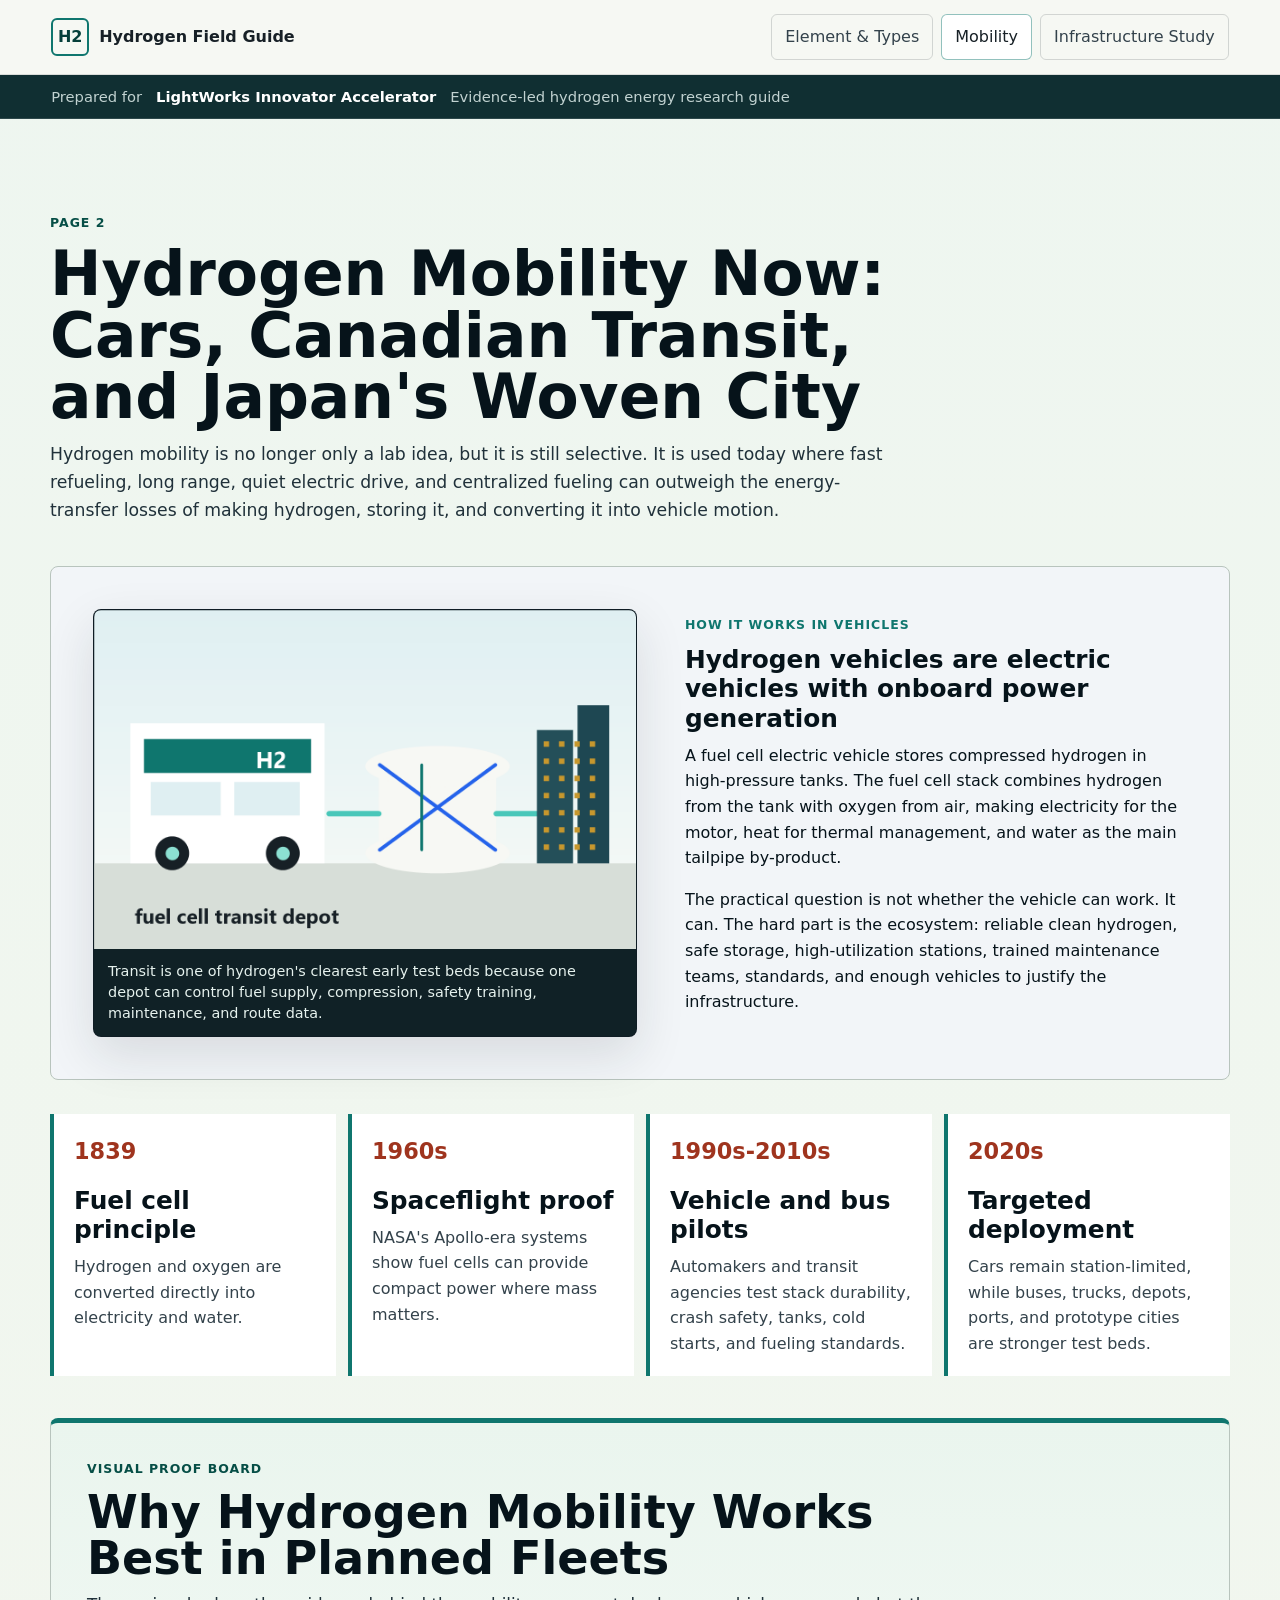
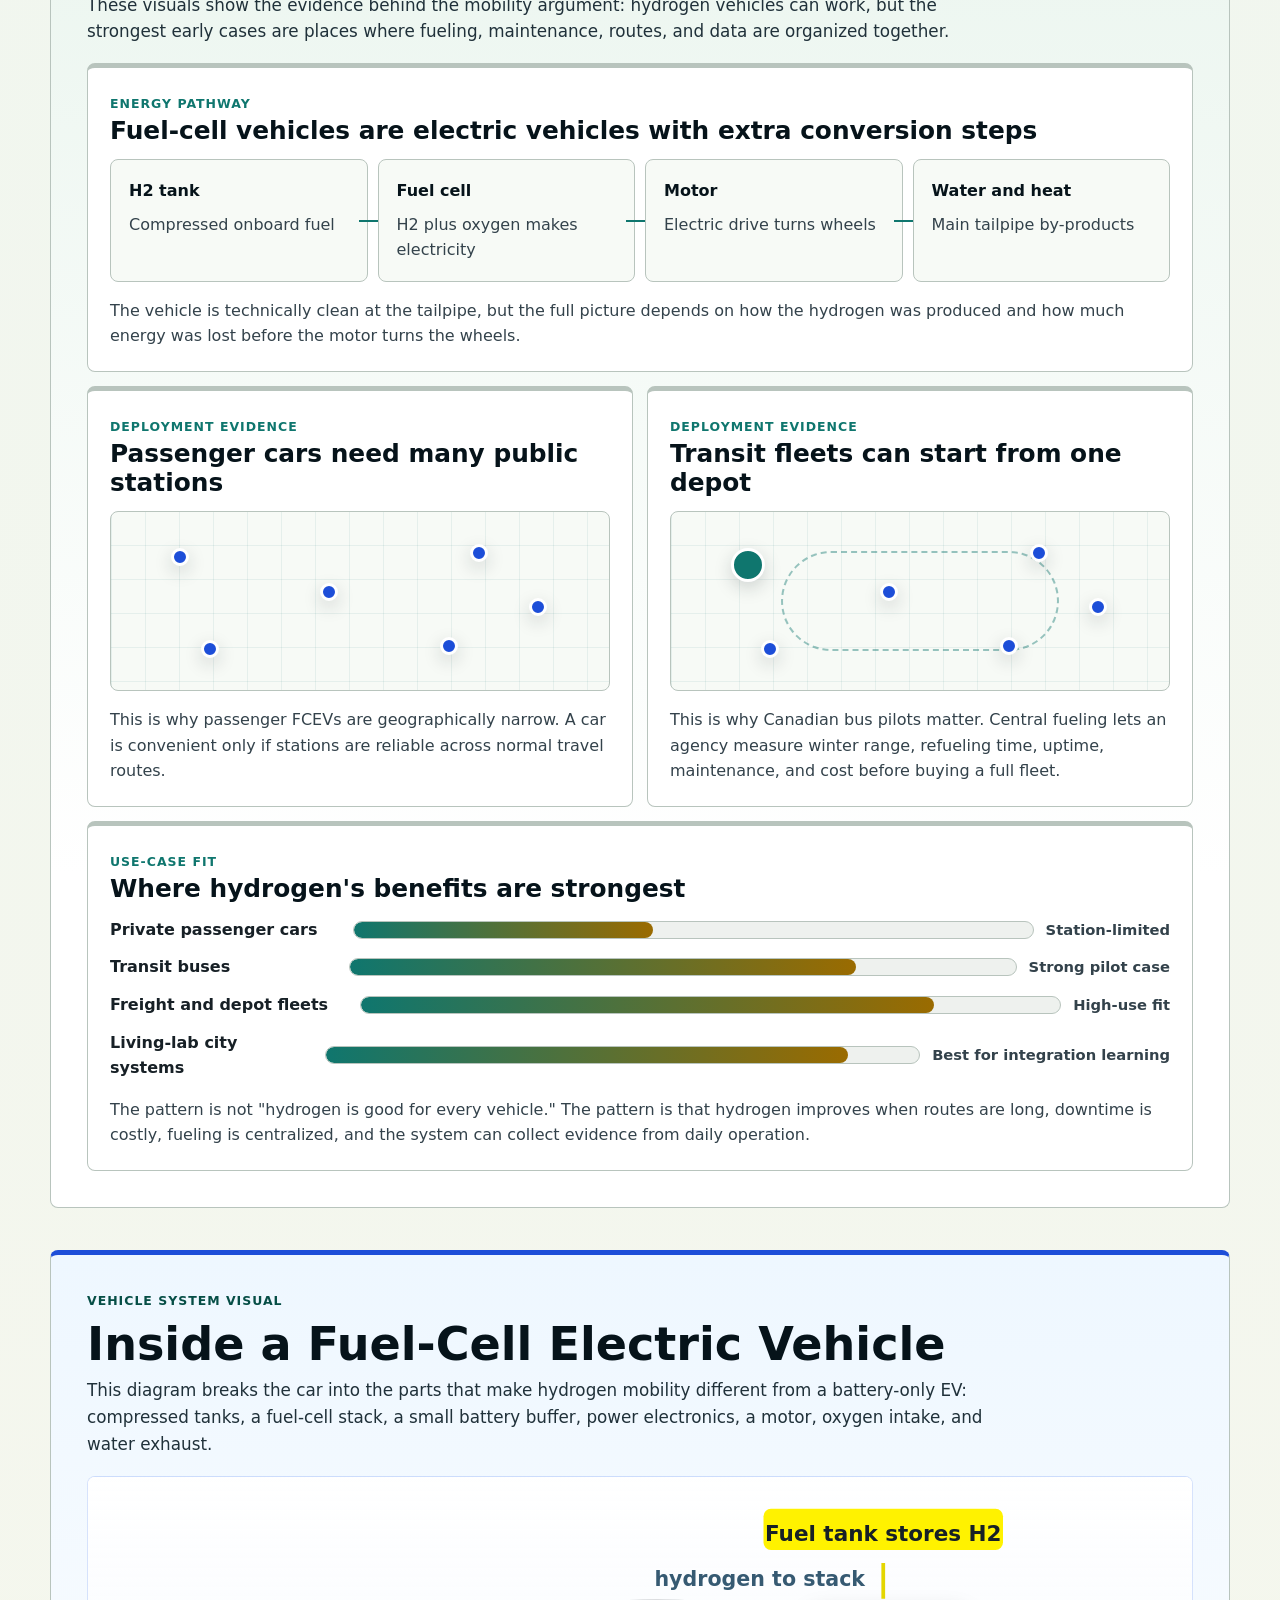
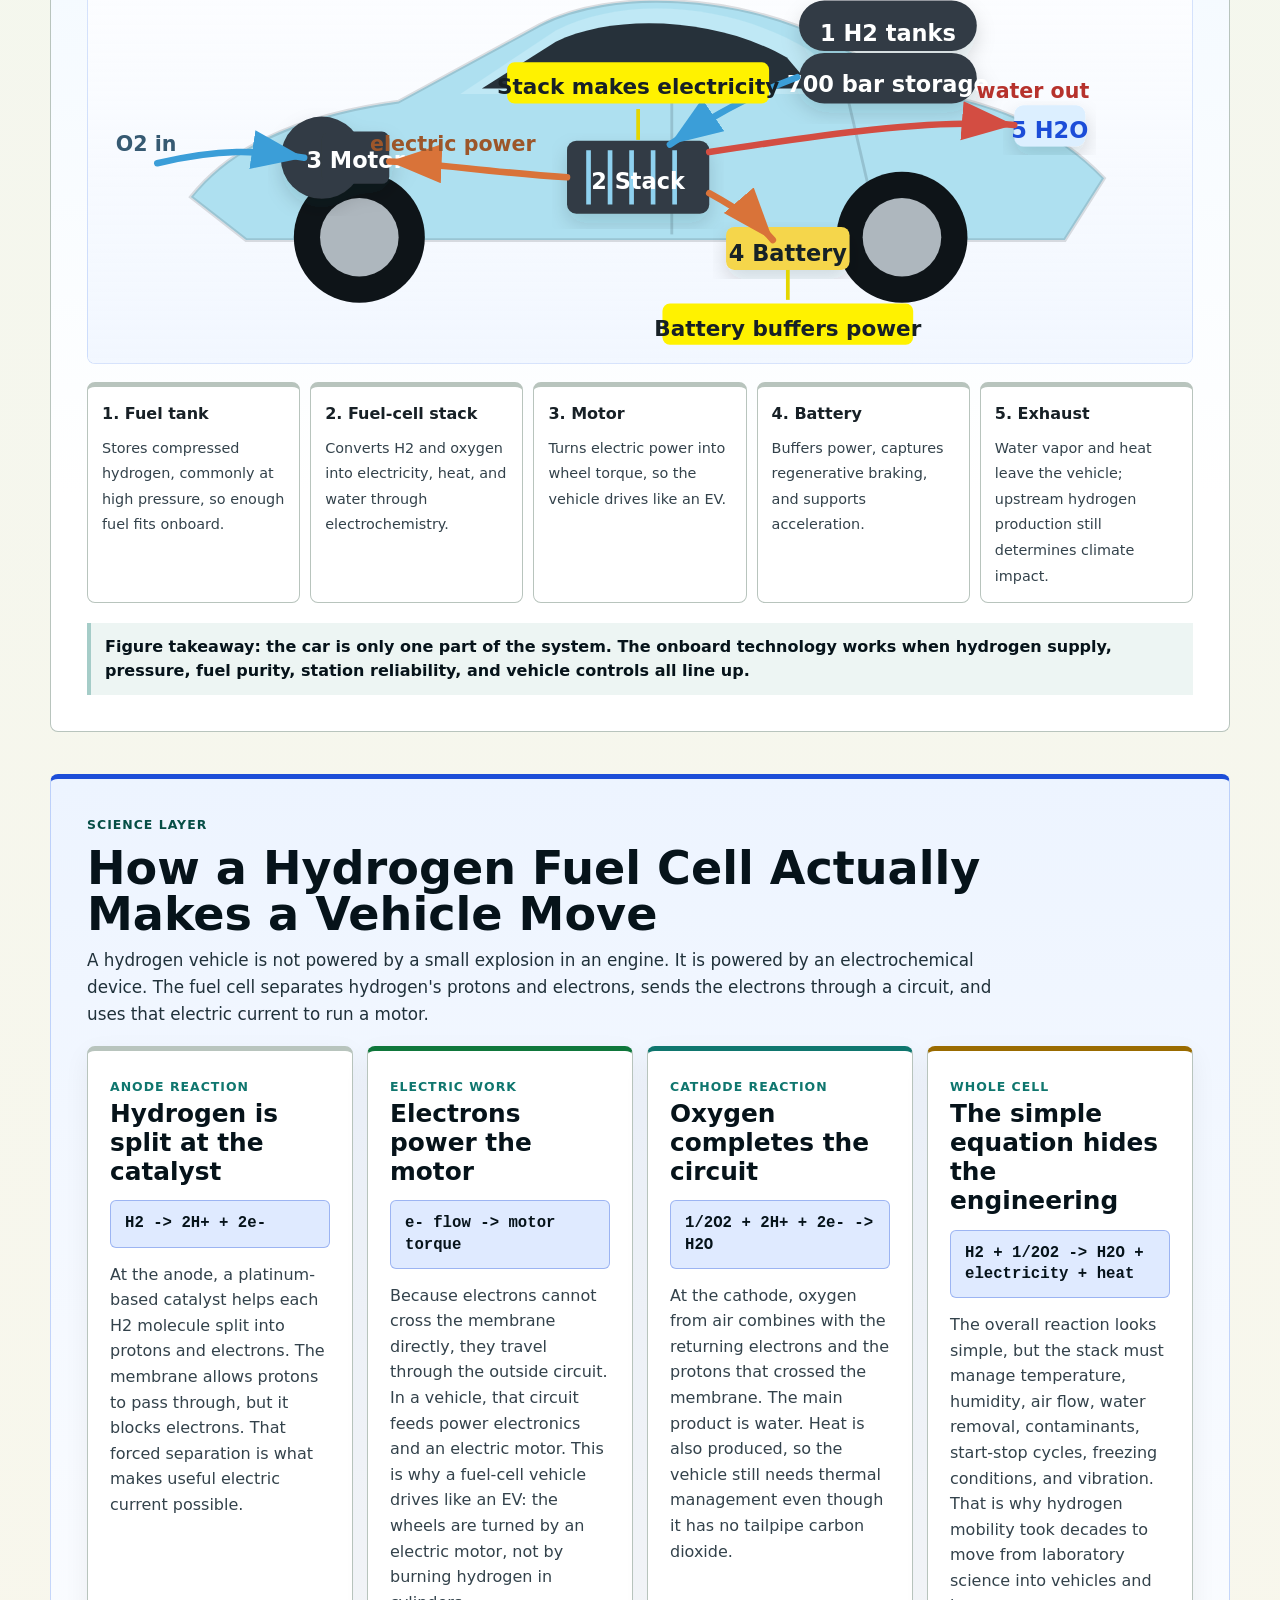
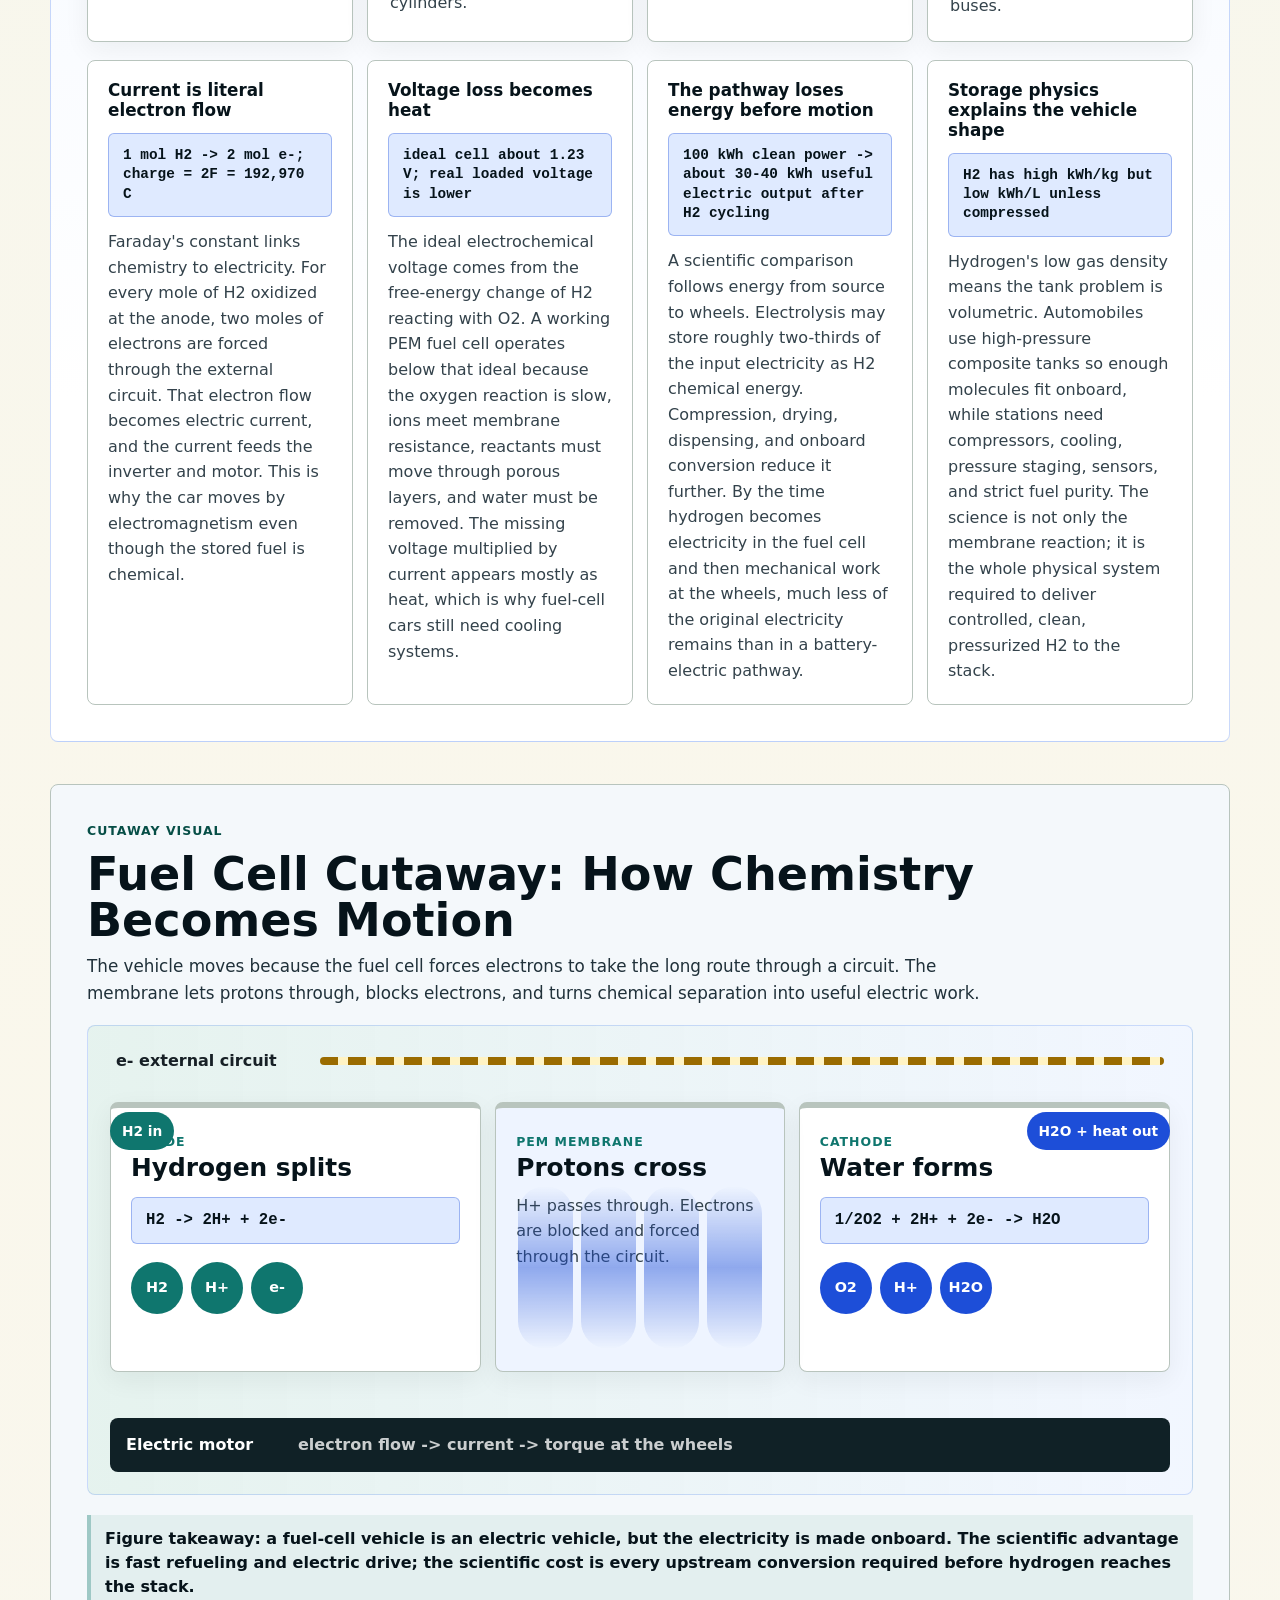
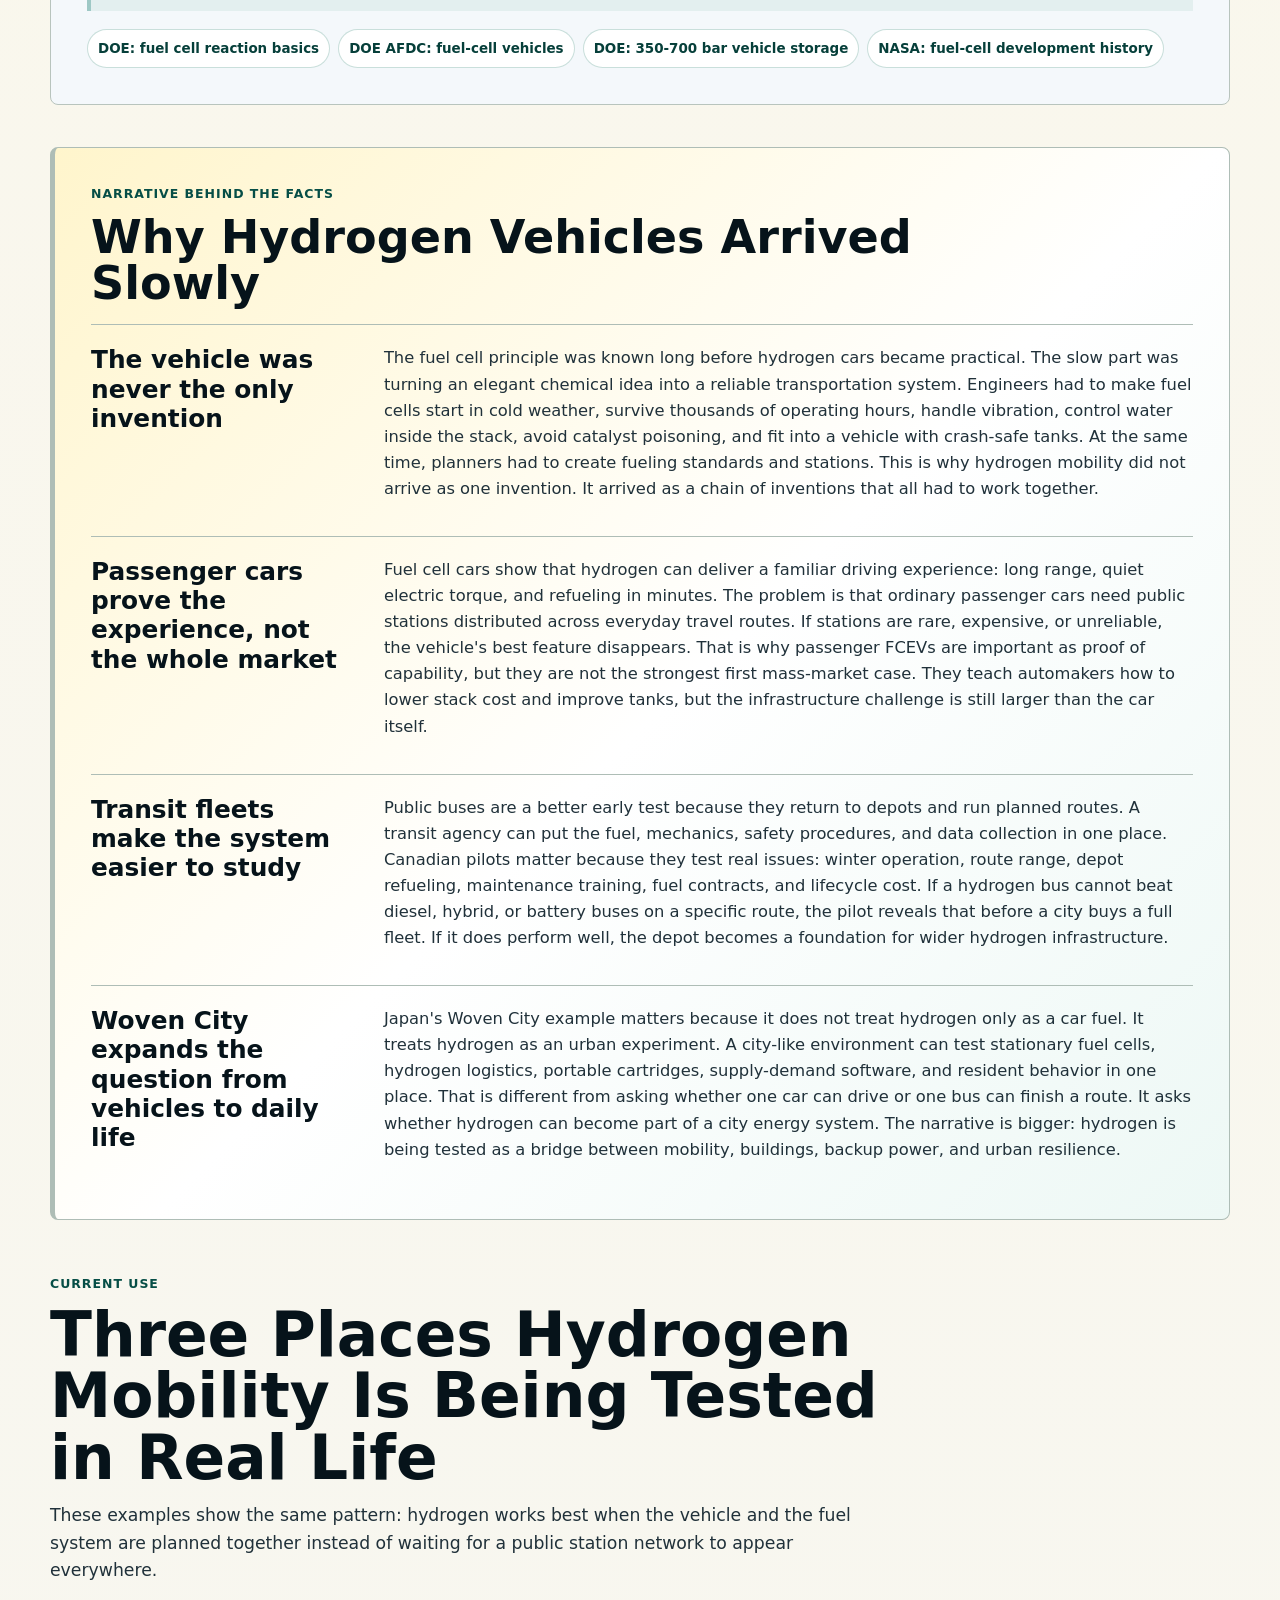
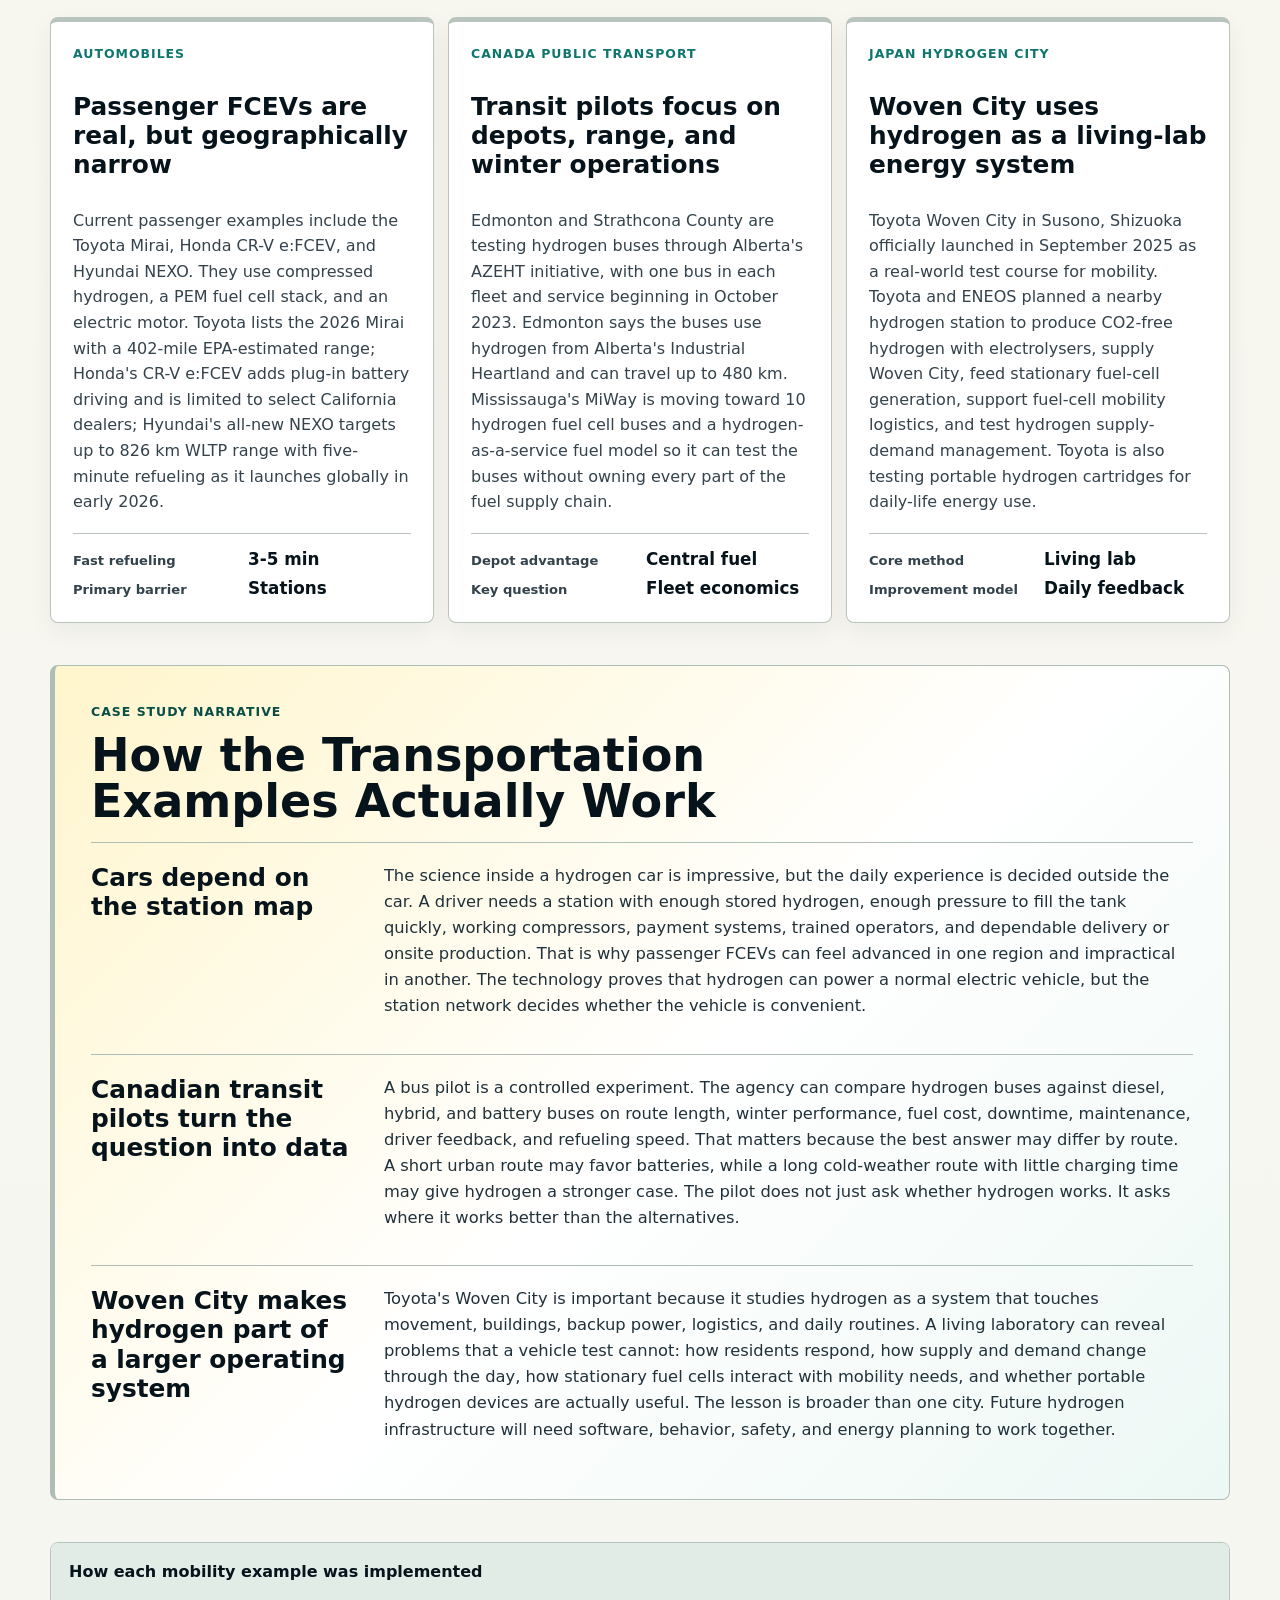
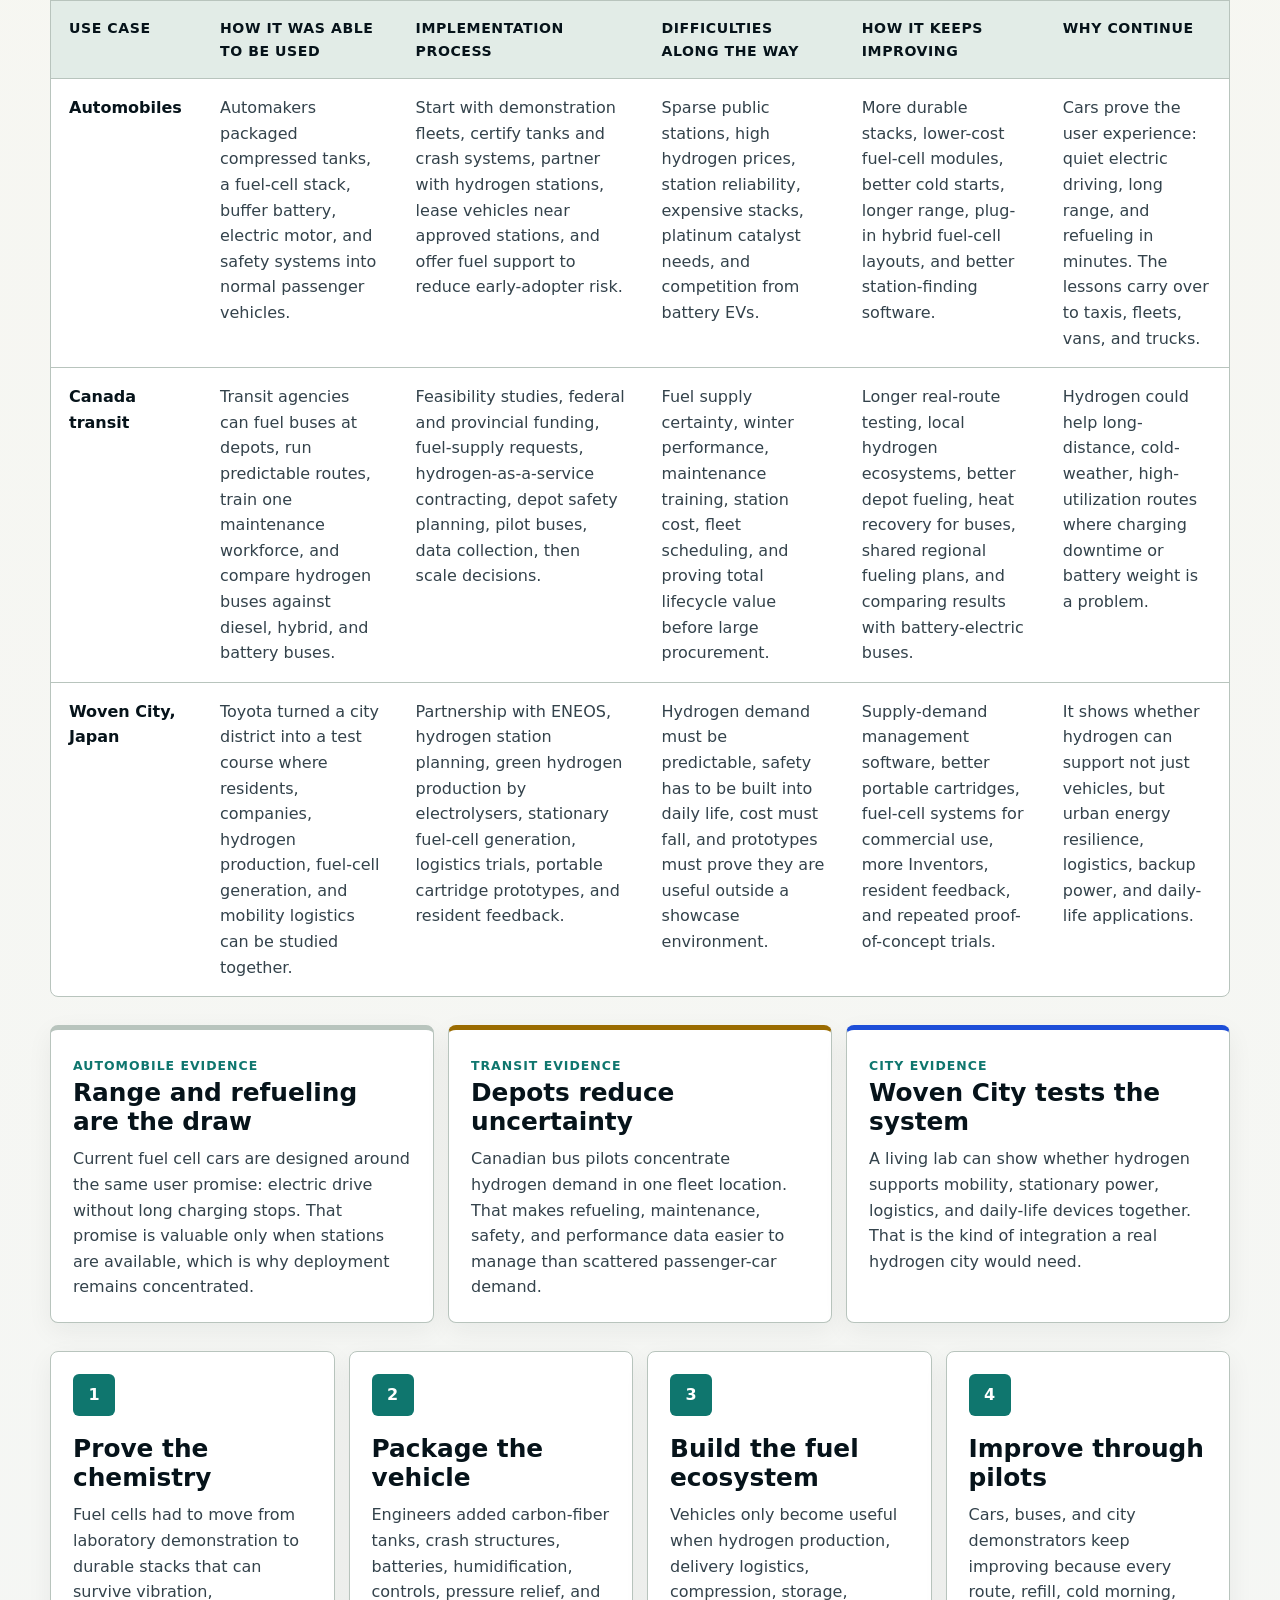
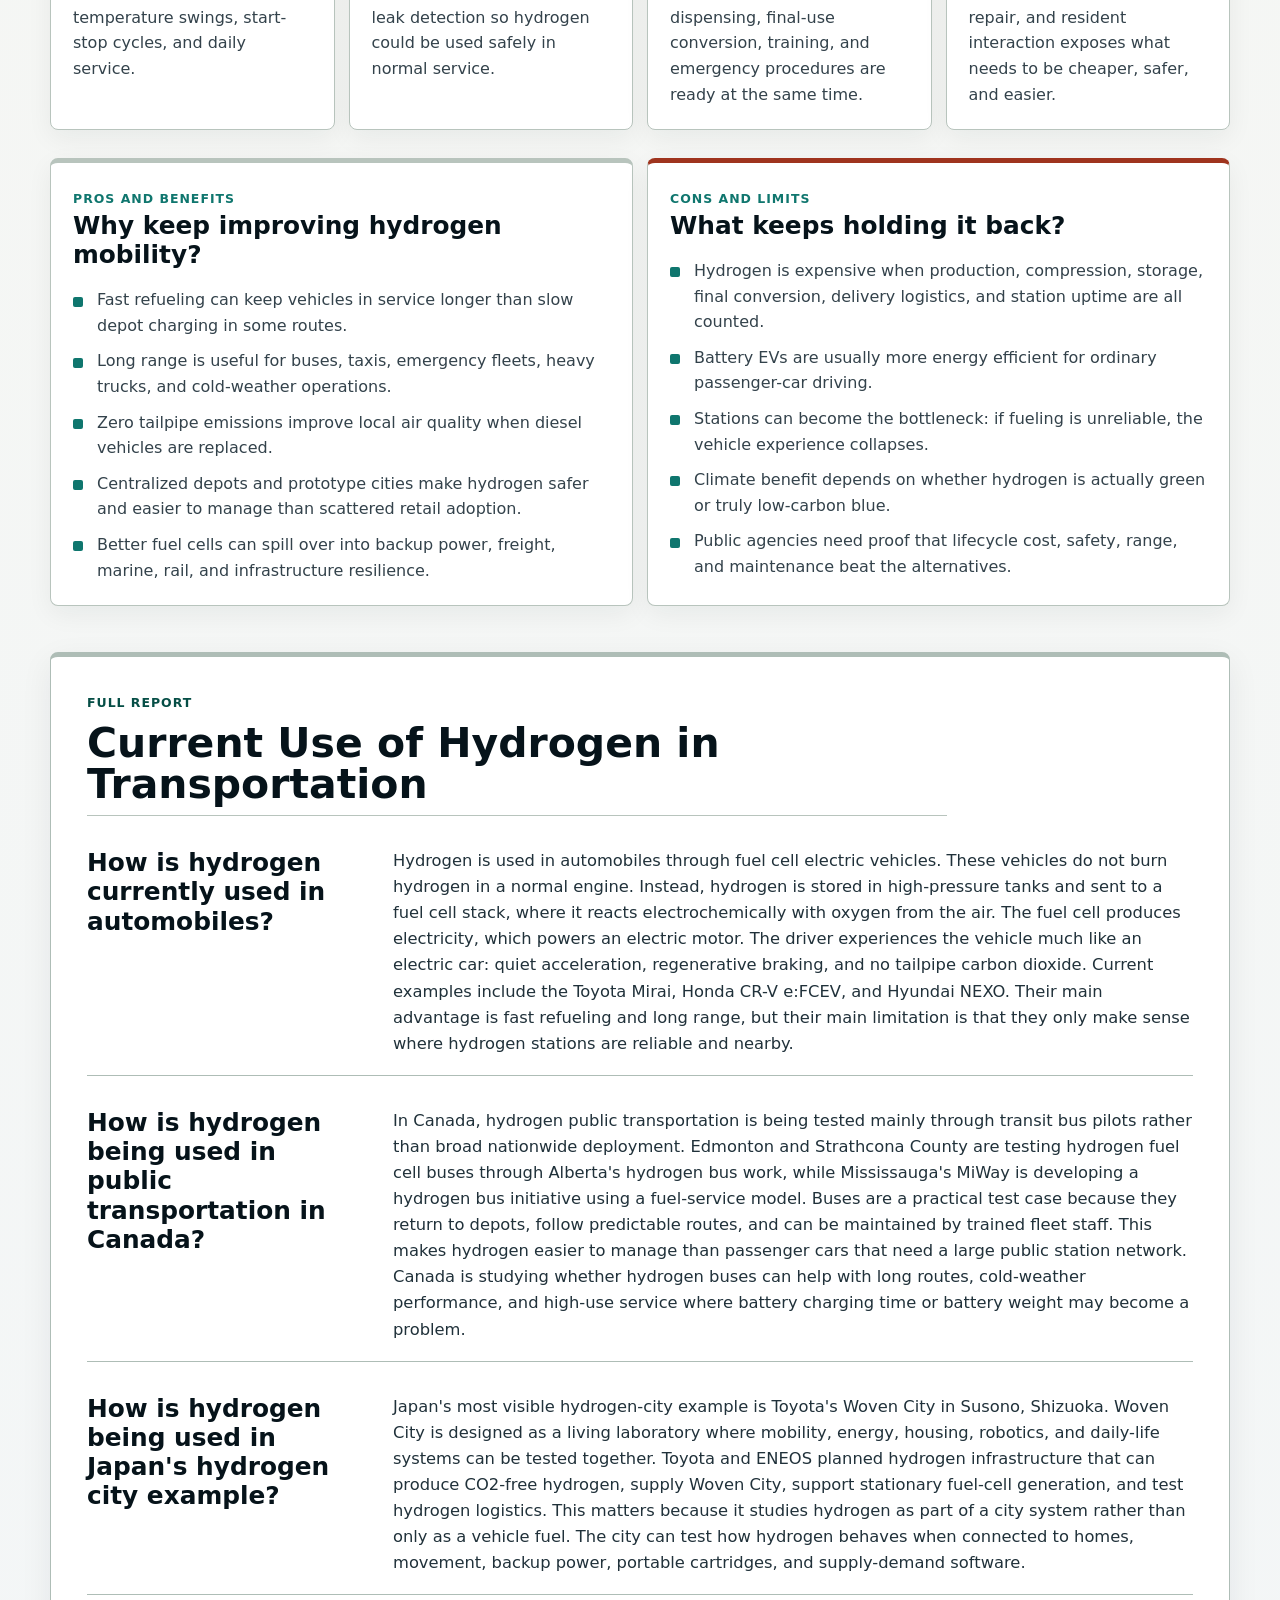
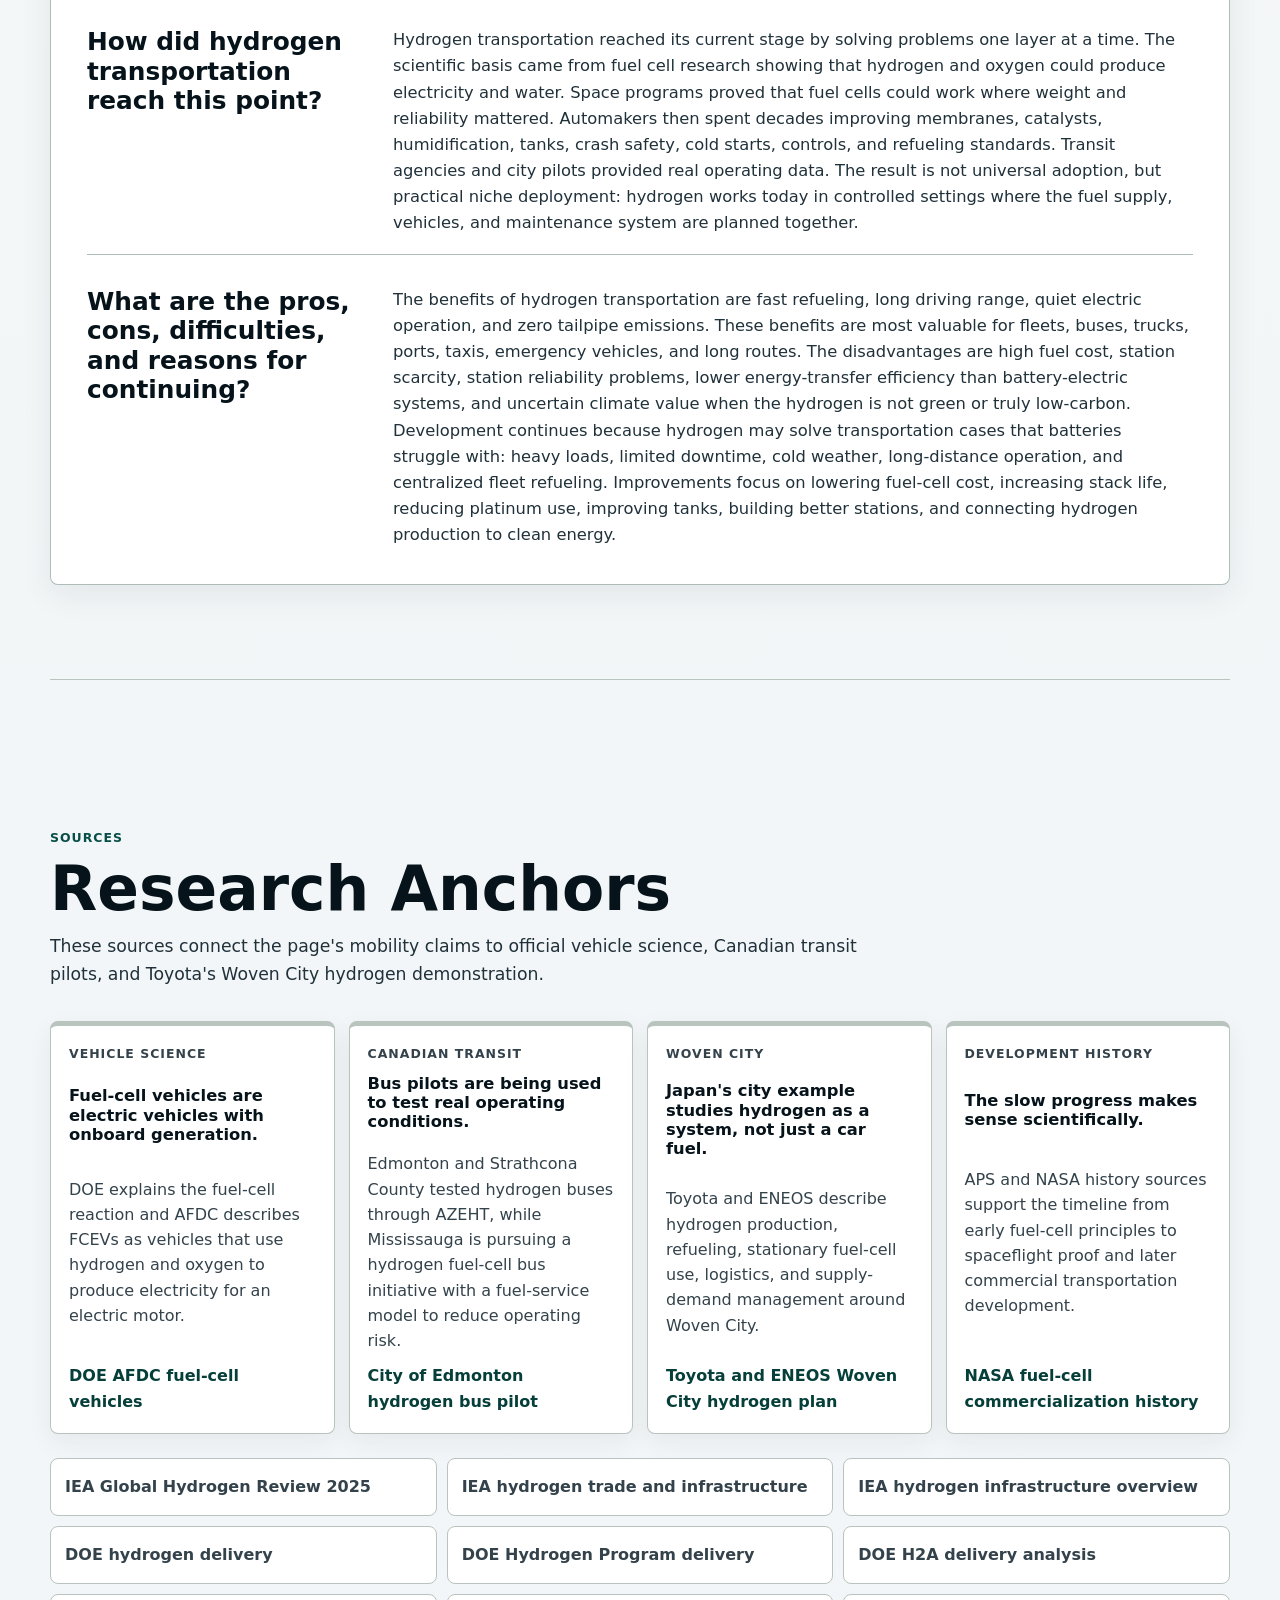
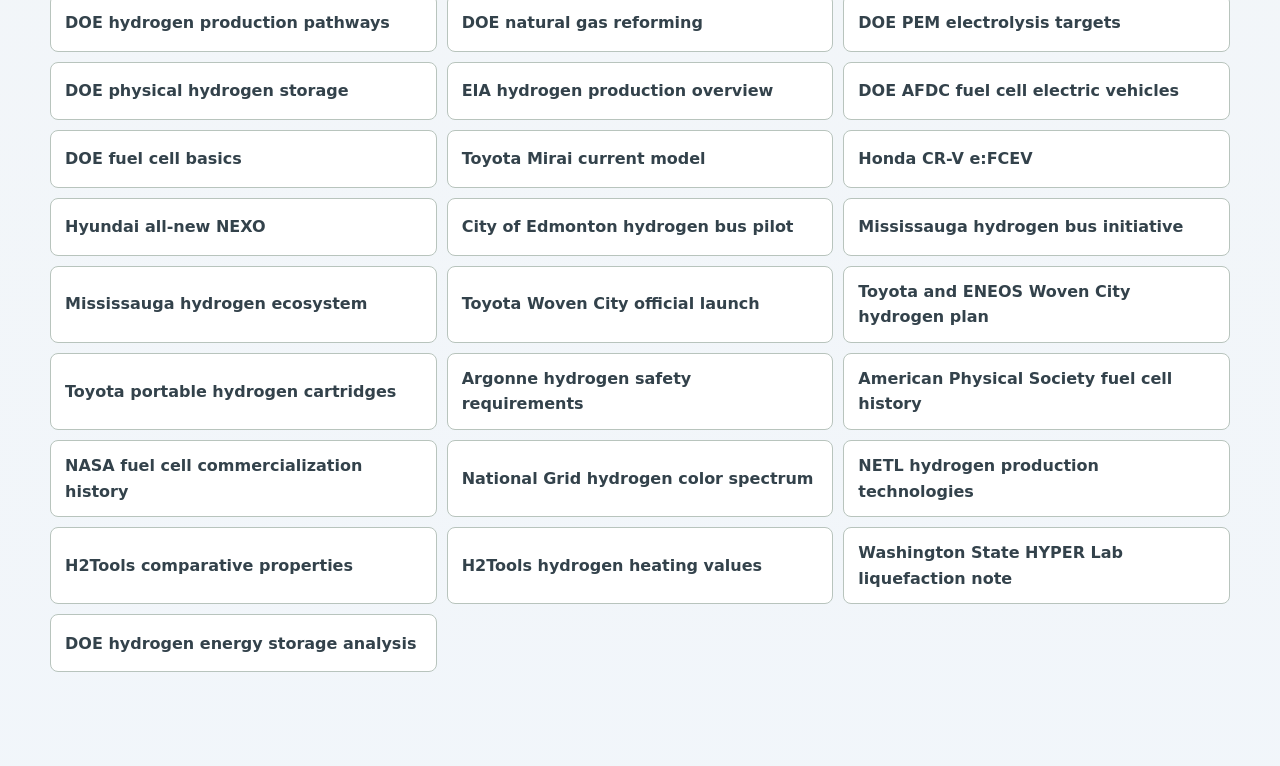
<file: mobility.html>
﻿<!doctype html>
<html lang="en">
  <head>
    <meta charset="utf-8">
    <meta name="viewport" content="width=device-width, initial-scale=1">
    <title>Hydrogen Energy Field Guide | Mobility</title>
    <link rel="stylesheet" href="styles.css">
  </head>
  <body>
    <header class="site-header" aria-label="Primary">
      <a class="brand" href="index.html" aria-label="Hydrogen Energy Field Guide">
        <span class="brand-mark">H2</span>
        <span>Hydrogen Field Guide</span>
      </a>
      <nav class="site-nav" aria-label="Pages">
        <a class="nav-button" href="index.html">Element &amp; Types</a>
        <a class="nav-button active" href="mobility.html" aria-current="page">Mobility</a>
        <a class="nav-button" href="infrastructure.html">Infrastructure Study</a>
      </nav>
    </header>
    <aside class="program-strip" aria-label="Program context">
      <span>Prepared for</span>
      <strong>LightWorks Innovator Accelerator</strong>
      <span>Evidence-led hydrogen energy research guide</span>
    </aside>
    <main>
<section class="page-section active standalone" id="mobility" aria-labelledby="mobility-title">
        <div class="section-heading">
          <p class="eyebrow">Page 2</p>
          <h2 id="mobility-title">Hydrogen Mobility Now: Cars, Canadian Transit, and Japan's Woven City</h2>
          <p>
            Hydrogen mobility is no longer only a lab idea, but it is still selective. It is used today where fast refueling, long range, quiet electric drive, and centralized fueling can outweigh the energy-transfer losses of making hydrogen, storing it, and converting it into vehicle motion.
          </p>
        </div>

        <div class="split-band reverse">
          <figure class="media-panel">
            <img src="assets/transit-fuel-cell.png" alt="Illustrated hydrogen fuel cell bus at a clean transit depot">
            <figcaption>
              Transit is one of hydrogen's clearest early test beds because one depot can control fuel supply, compression, safety training, maintenance, and route data.
            </figcaption>
          </figure>
          <div>
            <p class="eyebrow">How it works in vehicles</p>
            <h3>Hydrogen vehicles are electric vehicles with onboard power generation</h3>
            <p>
              A fuel cell electric vehicle stores compressed hydrogen in high-pressure tanks. The fuel cell stack combines hydrogen from the tank with oxygen from air, making electricity for the motor, heat for thermal management, and water as the main tailpipe by-product.
            </p>
            <p>
              The practical question is not whether the vehicle can work. It can. The hard part is the ecosystem: reliable clean hydrogen, safe storage, high-utilization stations, trained maintenance teams, standards, and enough vehicles to justify the infrastructure.
            </p>
          </div>
        </div>

        <div class="timeline" aria-label="Hydrogen mobility timeline">
          <article>
            <span>1839</span>
            <h3>Fuel cell principle</h3>
            <p>Hydrogen and oxygen are converted directly into electricity and water.</p>
          </article>
          <article>
            <span>1960s</span>
            <h3>Spaceflight proof</h3>
            <p>NASA's Apollo-era systems show fuel cells can provide compact power where mass matters.</p>
          </article>
          <article>
            <span>1990s-2010s</span>
            <h3>Vehicle and bus pilots</h3>
            <p>Automakers and transit agencies test stack durability, crash safety, tanks, cold starts, and fueling standards.</p>
          </article>
          <article>
            <span>2020s</span>
            <h3>Targeted deployment</h3>
            <p>Cars remain station-limited, while buses, trucks, depots, ports, and prototype cities are stronger test beds.</p>
          </article>
        </div>

        <div class="visual-report">
          <div class="visual-heading">
            <p class="eyebrow">Visual proof board</p>
            <h2>Why Hydrogen Mobility Works Best in Planned Fleets</h2>
            <p>
              These visuals show the evidence behind the mobility argument: hydrogen vehicles can work, but the strongest early cases are places where fueling, maintenance, routes, and data are organized together.
            </p>
          </div>
          <div class="visual-grid">
            <article class="visual-card wide">
              <span class="card-kicker">Energy pathway</span>
              <h3>Fuel-cell vehicles are electric vehicles with extra conversion steps</h3>
              <div class="flow-visual" aria-label="Hydrogen vehicle energy pathway">
                <div class="flow-step"><strong>H2 tank</strong><span>Compressed onboard fuel</span></div>
                <div class="flow-step"><strong>Fuel cell</strong><span>H2 plus oxygen makes electricity</span></div>
                <div class="flow-step"><strong>Motor</strong><span>Electric drive turns wheels</span></div>
                <div class="flow-step"><strong>Water and heat</strong><span>Main tailpipe by-products</span></div>
              </div>
              <p>
                The vehicle is technically clean at the tailpipe, but the full picture depends on how the hydrogen was produced and how much energy was lost before the motor turns the wheels.
              </p>
            </article>
            <article class="visual-card">
              <span class="card-kicker">Deployment evidence</span>
              <h3>Passenger cars need many public stations</h3>
              <div class="network-visual scattered" aria-label="Scattered public station network">
                <span></span><span></span><span></span><span></span><span></span><span></span>
              </div>
              <p>
                This is why passenger FCEVs are geographically narrow. A car is convenient only if stations are reliable across normal travel routes.
              </p>
            </article>
            <article class="visual-card">
              <span class="card-kicker">Deployment evidence</span>
              <h3>Transit fleets can start from one depot</h3>
              <div class="network-visual depot" aria-label="Central transit depot network">
                <span class="hub"></span><span></span><span></span><span></span><span></span><span></span>
              </div>
              <p>
                This is why Canadian bus pilots matter. Central fueling lets an agency measure winter range, refueling time, uptime, maintenance, and cost before buying a full fleet.
              </p>
            </article>
            <article class="visual-card wide">
              <span class="card-kicker">Use-case fit</span>
              <h3>Where hydrogen's benefits are strongest</h3>
              <div class="fit-bars" aria-label="Hydrogen mobility use case fit">
                <div class="fit-bar" style="--value: 44%"><span>Private passenger cars</span><div><i></i></div><strong>Station-limited</strong></div>
                <div class="fit-bar" style="--value: 76%"><span>Transit buses</span><div><i></i></div><strong>Strong pilot case</strong></div>
                <div class="fit-bar" style="--value: 82%"><span>Freight and depot fleets</span><div><i></i></div><strong>High-use fit</strong></div>
                <div class="fit-bar" style="--value: 88%"><span>Living-lab city systems</span><div><i></i></div><strong>Best for integration learning</strong></div>
              </div>
              <p>
                The pattern is not "hydrogen is good for every vehicle." The pattern is that hydrogen improves when routes are long, downtime is costly, fueling is centralized, and the system can collect evidence from daily operation.
              </p>
            </article>
          </div>
        </div>

        <div class="vehicle-system-section" aria-labelledby="vehicle-system-title">
          <div class="visual-heading">
            <p class="eyebrow">Vehicle system visual</p>
            <h2 id="vehicle-system-title">Inside a Fuel-Cell Electric Vehicle</h2>
            <p>
              This diagram breaks the car into the parts that make hydrogen mobility different from a battery-only EV: compressed tanks, a fuel-cell stack, a small battery buffer, power electronics, a motor, oxygen intake, and water exhaust.
            </p>
          </div>
          <div class="fcev-diagram" aria-label="Fuel-cell electric vehicle component diagram">
            <div class="car-shell">
              <svg class="fcev-svg" viewBox="0 0 1180 520" role="img" aria-labelledby="fcev-svg-title fcev-svg-desc">
                <title id="fcev-svg-title">Fuel-cell electric vehicle component model</title>
                <desc id="fcev-svg-desc">Side-view diagram showing high-pressure hydrogen tanks, fuel-cell stack, battery, motor, oxygen intake, electrical flow, and water exhaust.</desc>
                <defs>
                  <marker id="arrow-blue" markerWidth="10" markerHeight="10" refX="8" refY="3" orient="auto" markerUnits="strokeWidth">
                    <path d="M0,0 L0,6 L8,3 z" fill="#3b9ed8"></path>
                  </marker>
                  <marker id="arrow-orange" markerWidth="10" markerHeight="10" refX="8" refY="3" orient="auto" markerUnits="strokeWidth">
                    <path d="M0,0 L0,6 L8,3 z" fill="#d97339"></path>
                  </marker>
                  <marker id="arrow-red" markerWidth="10" markerHeight="10" refX="8" refY="3" orient="auto" markerUnits="strokeWidth">
                    <path d="M0,0 L0,6 L8,3 z" fill="#d34d42"></path>
                  </marker>
                  <filter id="soft-shadow" x="-10%" y="-10%" width="120%" height="130%">
                    <feDropShadow dx="0" dy="10" stdDeviation="10" flood-color="#172026" flood-opacity="0.15"></feDropShadow>
                  </filter>
                </defs>

                <path class="fcev-body" d="M110 342 C154 286 229 254 332 240 L483 158 C560 118 697 126 791 174 L896 231 C968 240 1036 270 1086 322 L1044 388 L169 388 Z"></path>
                <path class="fcev-roof" d="M398 232 L500 164 C575 126 690 135 772 186 L822 232 Z"></path>
                <path class="fcev-window" d="M500 176 C565 145 674 151 747 193 L775 226 L421 226 Z"></path>
                <line class="fcev-door" x1="624" y1="228" x2="624" y2="382"></line>
                <line class="fcev-door" x1="812" y1="236" x2="846" y2="382"></line>

                <circle class="fcev-wheel tire" cx="290" cy="385" r="70"></circle>
                <circle class="fcev-wheel hub" cx="290" cy="385" r="42"></circle>
                <circle class="fcev-wheel tire" cx="870" cy="385" r="70"></circle>
                <circle class="fcev-wheel hub" cx="870" cy="385" r="42"></circle>

                <g class="svg-component tank-svg" filter="url(#soft-shadow)">
                  <rect x="760" y="132" width="190" height="54" rx="27"></rect>
                  <rect x="760" y="188" width="190" height="54" rx="27"></rect>
                  <text x="855" y="168">1 H2 tanks</text>
                  <text x="855" y="223">700 bar storage</text>
                </g>
                <g class="svg-component stack-svg" filter="url(#soft-shadow)">
                  <rect x="512" y="282" width="152" height="78" rx="10"></rect>
                  <path d="M535 292 V350 M558 292 V350 M581 292 V350 M604 292 V350 M627 292 V350"></path>
                  <text x="588" y="327">2 Stack</text>
                </g>
                <g class="svg-component battery-svg" filter="url(#soft-shadow)">
                  <rect x="682" y="374" width="132" height="46" rx="9"></rect>
                  <text x="748" y="404">4 Battery</text>
                </g>
                <g class="svg-component motor-svg" filter="url(#soft-shadow)">
                  <circle cx="250" cy="300" r="44"></circle>
                  <rect x="250" y="272" width="72" height="56" rx="8"></rect>
                  <text x="286" y="304">3 Motor</text>
                </g>
                <g class="svg-component exhaust-svg" filter="url(#soft-shadow)">
                  <rect x="990" y="244" width="76" height="44" rx="10"></rect>
                  <text x="1028" y="272">5 H2O</text>
                </g>

                <path class="flow oxygen-flow" d="M74 306 C142 290 180 292 231 300" marker-end="url(#arrow-blue)"></path>
                <text class="flow-label oxygen-label" x="62" y="286">O2 in</text>
                <path class="flow hydrogen-flow" d="M758 214 C704 234 660 260 622 286" marker-end="url(#arrow-blue)"></path>
                <text class="flow-label hydrogen-label" x="718" y="110">hydrogen to stack</text>
                <path class="flow electric-flow" d="M512 321 C434 316 370 306 322 304" marker-end="url(#arrow-orange)"></path>
                <path class="flow electric-flow" d="M664 338 C704 360 720 374 732 388" marker-end="url(#arrow-orange)"></path>
                <text class="flow-label electric-label" x="390" y="286">electric power</text>
                <path class="flow water-flow-svg" d="M664 294 C780 276 903 258 990 265" marker-end="url(#arrow-red)"></path>
                <text class="flow-label water-label" x="1010" y="230">water out</text>

                <g class="callout callout-tank">
                  <path d="M850 92 V130"></path>
                  <rect x="722" y="34" width="256" height="44" rx="8"></rect>
                  <text x="850" y="62">Fuel tank stores H2</text>
                </g>
                <g class="callout callout-stack">
                  <path d="M588 248 V281"></path>
                  <rect x="448" y="198" width="280" height="44" rx="8"></rect>
                  <text x="588" y="226">Stack makes electricity</text>
                </g>
                <g class="callout callout-battery">
                  <path d="M748 452 V420"></path>
                  <rect x="614" y="456" width="268" height="44" rx="8"></rect>
                  <text x="748" y="484">Battery buffers power</text>
                </g>
              </svg>
            </div>
            <div class="vehicle-label-grid">
              <article><strong>1. Fuel tank</strong><span>Stores compressed hydrogen, commonly at high pressure, so enough fuel fits onboard.</span></article>
              <article><strong>2. Fuel-cell stack</strong><span>Converts H2 and oxygen into electricity, heat, and water through electrochemistry.</span></article>
              <article><strong>3. Motor</strong><span>Turns electric power into wheel torque, so the vehicle drives like an EV.</span></article>
              <article><strong>4. Battery</strong><span>Buffers power, captures regenerative braking, and supports acceleration.</span></article>
              <article><strong>5. Exhaust</strong><span>Water vapor and heat leave the vehicle; upstream hydrogen production still determines climate impact.</span></article>
            </div>
          </div>
          <p class="figure-caption">
            Figure takeaway: the car is only one part of the system. The onboard technology works when hydrogen supply, pressure, fuel purity, station reliability, and vehicle controls all line up.
          </p>
        </div>

        <div class="science-layer">
          <div class="science-heading">
            <p class="eyebrow">Science layer</p>
            <h2>How a Hydrogen Fuel Cell Actually Makes a Vehicle Move</h2>
            <p>
              A hydrogen vehicle is not powered by a small explosion in an engine. It is powered by an electrochemical device. The fuel cell separates hydrogen's protons and electrons, sends the electrons through a circuit, and uses that electric current to run a motor.
            </p>
          </div>
          <div class="science-grid">
            <article class="science-card">
              <span class="card-kicker">Anode reaction</span>
              <h3>Hydrogen is split at the catalyst</h3>
              <p class="equation">H2 -> 2H+ + 2e-</p>
              <p>
                At the anode, a platinum-based catalyst helps each H2 molecule split into protons and electrons. The membrane allows protons to pass through, but it blocks electrons. That forced separation is what makes useful electric current possible.
              </p>
            </article>
            <article class="science-card">
              <span class="card-kicker">Electric work</span>
              <h3>Electrons power the motor</h3>
              <p class="equation">e- flow -> motor torque</p>
              <p>
                Because electrons cannot cross the membrane directly, they travel through the outside circuit. In a vehicle, that circuit feeds power electronics and an electric motor. This is why a fuel-cell vehicle drives like an EV: the wheels are turned by an electric motor, not by burning hydrogen in cylinders.
              </p>
            </article>
            <article class="science-card">
              <span class="card-kicker">Cathode reaction</span>
              <h3>Oxygen completes the circuit</h3>
              <p class="equation">1/2O2 + 2H+ + 2e- -> H2O</p>
              <p>
                At the cathode, oxygen from air combines with the returning electrons and the protons that crossed the membrane. The main product is water. Heat is also produced, so the vehicle still needs thermal management even though it has no tailpipe carbon dioxide.
              </p>
            </article>
            <article class="science-card">
              <span class="card-kicker">Whole cell</span>
              <h3>The simple equation hides the engineering</h3>
              <p class="equation">H2 + 1/2O2 -> H2O + electricity + heat</p>
              <p>
                The overall reaction looks simple, but the stack must manage temperature, humidity, air flow, water removal, contaminants, start-stop cycles, freezing conditions, and vibration. That is why hydrogen mobility took decades to move from laboratory science into vehicles and buses.
              </p>
            </article>
          </div>
          <div class="science-explain" aria-label="Scientific evidence for hydrogen mobility">
            <article>
              <h3>Current is literal electron flow</h3>
              <p class="equation">1 mol H2 -> 2 mol e-; charge = 2F = 192,970 C</p>
              <p>
                Faraday's constant links chemistry to electricity. For every mole of H2 oxidized at the anode, two moles of electrons are forced through the external circuit. That electron flow becomes electric current, and the current feeds the inverter and motor. This is why the car moves by electromagnetism even though the stored fuel is chemical.
              </p>
            </article>
            <article>
              <h3>Voltage loss becomes heat</h3>
              <p class="equation">ideal cell about 1.23 V; real loaded voltage is lower</p>
              <p>
                The ideal electrochemical voltage comes from the free-energy change of H2 reacting with O2. A working PEM fuel cell operates below that ideal because the oxygen reaction is slow, ions meet membrane resistance, reactants must move through porous layers, and water must be removed. The missing voltage multiplied by current appears mostly as heat, which is why fuel-cell cars still need cooling systems.
              </p>
            </article>
            <article>
              <h3>The pathway loses energy before motion</h3>
              <p class="equation">100 kWh clean power -> about 30-40 kWh useful electric output after H2 cycling</p>
              <p>
                A scientific comparison follows energy from source to wheels. Electrolysis may store roughly two-thirds of the input electricity as H2 chemical energy. Compression, drying, dispensing, and onboard conversion reduce it further. By the time hydrogen becomes electricity in the fuel cell and then mechanical work at the wheels, much less of the original electricity remains than in a battery-electric pathway.
              </p>
            </article>
            <article>
              <h3>Storage physics explains the vehicle shape</h3>
              <p class="equation">H2 has high kWh/kg but low kWh/L unless compressed</p>
              <p>
                Hydrogen's low gas density means the tank problem is volumetric. Automobiles use high-pressure composite tanks so enough molecules fit onboard, while stations need compressors, cooling, pressure staging, sensors, and strict fuel purity. The science is not only the membrane reaction; it is the whole physical system required to deliver controlled, clean, pressurized H2 to the stack.
              </p>
            </article>
          </div>
        </div>

        <div class="fuel-cell-cutaway-section">
          <div class="science-heading">
            <p class="eyebrow">Cutaway visual</p>
            <h2>Fuel Cell Cutaway: How Chemistry Becomes Motion</h2>
            <p>
              The vehicle moves because the fuel cell forces electrons to take the long route through a circuit. The membrane lets protons through, blocks electrons, and turns chemical separation into useful electric work.
            </p>
          </div>
          <div class="fuel-cell-cutaway" aria-label="Fuel cell cutaway showing hydrogen, protons, electrons, oxygen, water, and motor current">
            <div class="cutaway-label input-label">H2 in</div>
            <div class="cutaway-label output-label">H2O + heat out</div>
            <div class="electron-loop">
              <span>e- external circuit</span>
              <i></i>
            </div>
            <div class="cutaway-grid">
              <article class="cutaway-zone anode-zone">
                <span class="card-kicker">Anode</span>
                <h3>Hydrogen splits</h3>
                <p class="equation">H2 -> 2H+ + 2e-</p>
                <div class="particle-row">
                  <b>H2</b><b>H+</b><b>e-</b>
                </div>
              </article>
              <article class="cutaway-zone membrane-zone">
                <span class="card-kicker">PEM membrane</span>
                <h3>Protons cross</h3>
                <p>H+ passes through. Electrons are blocked and forced through the circuit.</p>
                <div class="membrane-lines"><i></i><i></i><i></i><i></i></div>
              </article>
              <article class="cutaway-zone cathode-zone">
                <span class="card-kicker">Cathode</span>
                <h3>Water forms</h3>
                <p class="equation">1/2O2 + 2H+ + 2e- -> H2O</p>
                <div class="particle-row">
                  <b>O2</b><b>H+</b><b>H2O</b>
                </div>
              </article>
            </div>
            <div class="motor-callout">
              <strong>Electric motor</strong>
              <span>electron flow -> current -> torque at the wheels</span>
            </div>
          </div>
          <p class="figure-caption">
            Figure takeaway: a fuel-cell vehicle is an electric vehicle, but the electricity is made onboard. The scientific advantage is fast refueling and electric drive; the scientific cost is every upstream conversion required before hydrogen reaches the stack.
          </p>
          <div class="evidence-citations" aria-label="Evidence citations for fuel cell mobility">
            <a href="https://www.energy.gov/cmei/fuels/fuel-cell-basics">DOE: fuel cell reaction basics</a>
            <a href="https://afdc.energy.gov/vehicles/fuel-cell">DOE AFDC: fuel-cell vehicles</a>
            <a href="https://www.energy.gov/cmei/fuels/hydrogen-storage">DOE: 350-700 bar vehicle storage</a>
            <a href="https://www.nasa.gov/technology/tech-transfer-spinoffs/tech-today-nasas-moonshot-launched-commercial-fuel-cell-industry/">NASA: fuel-cell development history</a>
          </div>
        </div>

        <div class="narrative-block">
          <div class="narrative-heading">
            <p class="eyebrow">Narrative behind the facts</p>
            <h2>Why Hydrogen Vehicles Arrived Slowly</h2>
          </div>
          <article class="narrative-entry">
            <h3>The vehicle was never the only invention</h3>
            <p>
              The fuel cell principle was known long before hydrogen cars became practical. The slow part was turning an elegant chemical idea into a reliable transportation system. Engineers had to make fuel cells start in cold weather, survive thousands of operating hours, handle vibration, control water inside the stack, avoid catalyst poisoning, and fit into a vehicle with crash-safe tanks. At the same time, planners had to create fueling standards and stations. This is why hydrogen mobility did not arrive as one invention. It arrived as a chain of inventions that all had to work together.
            </p>
          </article>
          <article class="narrative-entry">
            <h3>Passenger cars prove the experience, not the whole market</h3>
            <p>
              Fuel cell cars show that hydrogen can deliver a familiar driving experience: long range, quiet electric torque, and refueling in minutes. The problem is that ordinary passenger cars need public stations distributed across everyday travel routes. If stations are rare, expensive, or unreliable, the vehicle's best feature disappears. That is why passenger FCEVs are important as proof of capability, but they are not the strongest first mass-market case. They teach automakers how to lower stack cost and improve tanks, but the infrastructure challenge is still larger than the car itself.
            </p>
          </article>
          <article class="narrative-entry">
            <h3>Transit fleets make the system easier to study</h3>
            <p>
              Public buses are a better early test because they return to depots and run planned routes. A transit agency can put the fuel, mechanics, safety procedures, and data collection in one place. Canadian pilots matter because they test real issues: winter operation, route range, depot refueling, maintenance training, fuel contracts, and lifecycle cost. If a hydrogen bus cannot beat diesel, hybrid, or battery buses on a specific route, the pilot reveals that before a city buys a full fleet. If it does perform well, the depot becomes a foundation for wider hydrogen infrastructure.
            </p>
          </article>
          <article class="narrative-entry">
            <h3>Woven City expands the question from vehicles to daily life</h3>
            <p>
              Japan's Woven City example matters because it does not treat hydrogen only as a car fuel. It treats hydrogen as an urban experiment. A city-like environment can test stationary fuel cells, hydrogen logistics, portable cartridges, supply-demand software, and resident behavior in one place. That is different from asking whether one car can drive or one bus can finish a route. It asks whether hydrogen can become part of a city energy system. The narrative is bigger: hydrogen is being tested as a bridge between mobility, buildings, backup power, and urban resilience.
            </p>
          </article>
        </div>

        <div class="section-heading compact">
          <p class="eyebrow">Current use</p>
          <h2>Three Places Hydrogen Mobility Is Being Tested in Real Life</h2>
          <p>
            These examples show the same pattern: hydrogen works best when the vehicle and the fuel system are planned together instead of waiting for a public station network to appear everywhere.
          </p>
        </div>

        <div class="mobility-grid">
          <article class="mobility-card">
            <span class="card-kicker">Automobiles</span>
            <h3>Passenger FCEVs are real, but geographically narrow</h3>
            <p>
              Current passenger examples include the Toyota Mirai, Honda CR-V e:FCEV, and Hyundai NEXO. They use compressed hydrogen, a PEM fuel cell stack, and an electric motor. Toyota lists the 2026 Mirai with a 402-mile EPA-estimated range; Honda's CR-V e:FCEV adds plug-in battery driving and is limited to select California dealers; Hyundai's all-new NEXO targets up to 826 km WLTP range with five-minute refueling as it launches globally in early 2026.
            </p>
            <div class="mini-specs">
              <span>Fast refueling</span>
              <strong>3-5 min</strong>
              <span>Primary barrier</span>
              <strong>Stations</strong>
            </div>
          </article>
          <article class="mobility-card canada-card">
            <span class="card-kicker">Canada public transport</span>
            <h3>Transit pilots focus on depots, range, and winter operations</h3>
            <p>
              Edmonton and Strathcona County are testing hydrogen buses through Alberta's AZEHT initiative, with one bus in each fleet and service beginning in October 2023. Edmonton says the buses use hydrogen from Alberta's Industrial Heartland and can travel up to 480 km. Mississauga's MiWay is moving toward 10 hydrogen fuel cell buses and a hydrogen-as-a-service fuel model so it can test the buses without owning every part of the fuel supply chain.
            </p>
            <div class="mini-specs">
              <span>Depot advantage</span>
              <strong>Central fuel</strong>
              <span>Key question</span>
              <strong>Fleet economics</strong>
            </div>
          </article>
          <article class="mobility-card japan-card">
            <span class="card-kicker">Japan hydrogen city</span>
            <h3>Woven City uses hydrogen as a living-lab energy system</h3>
            <p>
              Toyota Woven City in Susono, Shizuoka officially launched in September 2025 as a real-world test course for mobility. Toyota and ENEOS planned a nearby hydrogen station to produce CO2-free hydrogen with electrolysers, supply Woven City, feed stationary fuel-cell generation, support fuel-cell mobility logistics, and test hydrogen supply-demand management. Toyota is also testing portable hydrogen cartridges for daily-life energy use.
            </p>
            <div class="mini-specs">
              <span>Core method</span>
              <strong>Living lab</strong>
              <span>Improvement model</span>
              <strong>Daily feedback</strong>
            </div>
          </article>
        </div>

        <div class="narrative-block">
          <div class="narrative-heading">
            <p class="eyebrow">Case study narrative</p>
            <h2>How the Transportation Examples Actually Work</h2>
          </div>
          <article class="narrative-entry">
            <h3>Cars depend on the station map</h3>
            <p>
              The science inside a hydrogen car is impressive, but the daily experience is decided outside the car. A driver needs a station with enough stored hydrogen, enough pressure to fill the tank quickly, working compressors, payment systems, trained operators, and dependable delivery or onsite production. That is why passenger FCEVs can feel advanced in one region and impractical in another. The technology proves that hydrogen can power a normal electric vehicle, but the station network decides whether the vehicle is convenient.
            </p>
          </article>
          <article class="narrative-entry">
            <h3>Canadian transit pilots turn the question into data</h3>
            <p>
              A bus pilot is a controlled experiment. The agency can compare hydrogen buses against diesel, hybrid, and battery buses on route length, winter performance, fuel cost, downtime, maintenance, driver feedback, and refueling speed. That matters because the best answer may differ by route. A short urban route may favor batteries, while a long cold-weather route with little charging time may give hydrogen a stronger case. The pilot does not just ask whether hydrogen works. It asks where it works better than the alternatives.
            </p>
          </article>
          <article class="narrative-entry">
            <h3>Woven City makes hydrogen part of a larger operating system</h3>
            <p>
              Toyota's Woven City is important because it studies hydrogen as a system that touches movement, buildings, backup power, logistics, and daily routines. A living laboratory can reveal problems that a vehicle test cannot: how residents respond, how supply and demand change through the day, how stationary fuel cells interact with mobility needs, and whether portable hydrogen devices are actually useful. The lesson is broader than one city. Future hydrogen infrastructure will need software, behavior, safety, and energy planning to work together.
            </p>
          </article>
        </div>

        <div class="comparison-table-wrap wide">
          <table class="comparison-table">
            <caption>How each mobility example was implemented</caption>
            <thead>
              <tr>
                <th scope="col">Use case</th>
                <th scope="col">How it was able to be used</th>
                <th scope="col">Implementation process</th>
                <th scope="col">Difficulties along the way</th>
                <th scope="col">How it keeps improving</th>
                <th scope="col">Why continue</th>
              </tr>
            </thead>
            <tbody>
              <tr>
                <th scope="row">Automobiles</th>
                <td>Automakers packaged compressed tanks, a fuel-cell stack, buffer battery, electric motor, and safety systems into normal passenger vehicles.</td>
                <td>Start with demonstration fleets, certify tanks and crash systems, partner with hydrogen stations, lease vehicles near approved stations, and offer fuel support to reduce early-adopter risk.</td>
                <td>Sparse public stations, high hydrogen prices, station reliability, expensive stacks, platinum catalyst needs, and competition from battery EVs.</td>
                <td>More durable stacks, lower-cost fuel-cell modules, better cold starts, longer range, plug-in hybrid fuel-cell layouts, and better station-finding software.</td>
                <td>Cars prove the user experience: quiet electric driving, long range, and refueling in minutes. The lessons carry over to taxis, fleets, vans, and trucks.</td>
              </tr>
              <tr>
                <th scope="row">Canada transit</th>
                <td>Transit agencies can fuel buses at depots, run predictable routes, train one maintenance workforce, and compare hydrogen buses against diesel, hybrid, and battery buses.</td>
                <td>Feasibility studies, federal and provincial funding, fuel-supply requests, hydrogen-as-a-service contracting, depot safety planning, pilot buses, data collection, then scale decisions.</td>
                <td>Fuel supply certainty, winter performance, maintenance training, station cost, fleet scheduling, and proving total lifecycle value before large procurement.</td>
                <td>Longer real-route testing, local hydrogen ecosystems, better depot fueling, heat recovery for buses, shared regional fueling plans, and comparing results with battery-electric buses.</td>
                <td>Hydrogen could help long-distance, cold-weather, high-utilization routes where charging downtime or battery weight is a problem.</td>
              </tr>
              <tr>
                <th scope="row">Woven City, Japan</th>
                <td>Toyota turned a city district into a test course where residents, companies, hydrogen production, fuel-cell generation, and mobility logistics can be studied together.</td>
                <td>Partnership with ENEOS, hydrogen station planning, green hydrogen production by electrolysers, stationary fuel-cell generation, logistics trials, portable cartridge prototypes, and resident feedback.</td>
                <td>Hydrogen demand must be predictable, safety has to be built into daily life, cost must fall, and prototypes must prove they are useful outside a showcase environment.</td>
                <td>Supply-demand management software, better portable cartridges, fuel-cell systems for commercial use, more Inventors, resident feedback, and repeated proof-of-concept trials.</td>
                <td>It shows whether hydrogen can support not just vehicles, but urban energy resilience, logistics, backup power, and daily-life applications.</td>
              </tr>
            </tbody>
          </table>
        </div>

        <div class="evidence-strip">
          <article>
            <span class="card-kicker">Automobile evidence</span>
            <h3>Range and refueling are the draw</h3>
            <p>Current fuel cell cars are designed around the same user promise: electric drive without long charging stops. That promise is valuable only when stations are available, which is why deployment remains concentrated.</p>
          </article>
          <article>
            <span class="card-kicker">Transit evidence</span>
            <h3>Depots reduce uncertainty</h3>
            <p>Canadian bus pilots concentrate hydrogen demand in one fleet location. That makes refueling, maintenance, safety, and performance data easier to manage than scattered passenger-car demand.</p>
          </article>
          <article>
            <span class="card-kicker">City evidence</span>
            <h3>Woven City tests the system</h3>
            <p>A living lab can show whether hydrogen supports mobility, stationary power, logistics, and daily-life devices together. That is the kind of integration a real hydrogen city would need.</p>
          </article>
        </div>

        <div class="implementation-flow">
          <article>
            <span>1</span>
            <h3>Prove the chemistry</h3>
            <p>Fuel cells had to move from laboratory demonstration to durable stacks that can survive vibration, temperature swings, start-stop cycles, and daily service.</p>
          </article>
          <article>
            <span>2</span>
            <h3>Package the vehicle</h3>
            <p>Engineers added carbon-fiber tanks, crash structures, batteries, humidification, controls, pressure relief, and leak detection so hydrogen could be used safely in normal service.</p>
          </article>
          <article>
            <span>3</span>
            <h3>Build the fuel ecosystem</h3>
            <p>Vehicles only become useful when hydrogen production, delivery logistics, compression, storage, dispensing, final-use conversion, training, and emergency procedures are ready at the same time.</p>
          </article>
          <article>
            <span>4</span>
            <h3>Improve through pilots</h3>
            <p>Cars, buses, and city demonstrators keep improving because every route, refill, cold morning, repair, and resident interaction exposes what needs to be cheaper, safer, and easier.</p>
          </article>
        </div>

        <div class="two-column">
          <article class="analysis-card">
            <span class="card-kicker">Pros and benefits</span>
            <h3>Why keep improving hydrogen mobility?</h3>
            <ul class="check-list">
              <li>Fast refueling can keep vehicles in service longer than slow depot charging in some routes.</li>
              <li>Long range is useful for buses, taxis, emergency fleets, heavy trucks, and cold-weather operations.</li>
              <li>Zero tailpipe emissions improve local air quality when diesel vehicles are replaced.</li>
              <li>Centralized depots and prototype cities make hydrogen safer and easier to manage than scattered retail adoption.</li>
              <li>Better fuel cells can spill over into backup power, freight, marine, rail, and infrastructure resilience.</li>
            </ul>
          </article>
          <article class="analysis-card caution">
            <span class="card-kicker">Cons and limits</span>
            <h3>What keeps holding it back?</h3>
            <ul class="check-list">
              <li>Hydrogen is expensive when production, compression, storage, final conversion, delivery logistics, and station uptime are all counted.</li>
              <li>Battery EVs are usually more energy efficient for ordinary passenger-car driving.</li>
              <li>Stations can become the bottleneck: if fueling is unreliable, the vehicle experience collapses.</li>
              <li>Climate benefit depends on whether hydrogen is actually green or truly low-carbon blue.</li>
              <li>Public agencies need proof that lifecycle cost, safety, range, and maintenance beat the alternatives.</li>
            </ul>
          </article>
        </div>

        <div class="full-report">
          <div class="report-heading">
            <p class="eyebrow">Full report</p>
            <h2>Current Use of Hydrogen in Transportation</h2>
          </div>
          <article class="report-entry">
            <h3>How is hydrogen currently used in automobiles?</h3>
            <p>
              Hydrogen is used in automobiles through fuel cell electric vehicles. These vehicles do not burn hydrogen in a normal engine. Instead, hydrogen is stored in high-pressure tanks and sent to a fuel cell stack, where it reacts electrochemically with oxygen from the air. The fuel cell produces electricity, which powers an electric motor. The driver experiences the vehicle much like an electric car: quiet acceleration, regenerative braking, and no tailpipe carbon dioxide. Current examples include the Toyota Mirai, Honda CR-V e:FCEV, and Hyundai NEXO. Their main advantage is fast refueling and long range, but their main limitation is that they only make sense where hydrogen stations are reliable and nearby.
            </p>
          </article>
          <article class="report-entry">
            <h3>How is hydrogen being used in public transportation in Canada?</h3>
            <p>
              In Canada, hydrogen public transportation is being tested mainly through transit bus pilots rather than broad nationwide deployment. Edmonton and Strathcona County are testing hydrogen fuel cell buses through Alberta's hydrogen bus work, while Mississauga's MiWay is developing a hydrogen bus initiative using a fuel-service model. Buses are a practical test case because they return to depots, follow predictable routes, and can be maintained by trained fleet staff. This makes hydrogen easier to manage than passenger cars that need a large public station network. Canada is studying whether hydrogen buses can help with long routes, cold-weather performance, and high-use service where battery charging time or battery weight may become a problem.
            </p>
          </article>
          <article class="report-entry">
            <h3>How is hydrogen being used in Japan's hydrogen city example?</h3>
            <p>
              Japan's most visible hydrogen-city example is Toyota's Woven City in Susono, Shizuoka. Woven City is designed as a living laboratory where mobility, energy, housing, robotics, and daily-life systems can be tested together. Toyota and ENEOS planned hydrogen infrastructure that can produce CO2-free hydrogen, supply Woven City, support stationary fuel-cell generation, and test hydrogen logistics. This matters because it studies hydrogen as part of a city system rather than only as a vehicle fuel. The city can test how hydrogen behaves when connected to homes, movement, backup power, portable cartridges, and supply-demand software.
            </p>
          </article>
          <article class="report-entry">
            <h3>How did hydrogen transportation reach this point?</h3>
            <p>
              Hydrogen transportation reached its current stage by solving problems one layer at a time. The scientific basis came from fuel cell research showing that hydrogen and oxygen could produce electricity and water. Space programs proved that fuel cells could work where weight and reliability mattered. Automakers then spent decades improving membranes, catalysts, humidification, tanks, crash safety, cold starts, controls, and refueling standards. Transit agencies and city pilots provided real operating data. The result is not universal adoption, but practical niche deployment: hydrogen works today in controlled settings where the fuel supply, vehicles, and maintenance system are planned together.
            </p>
          </article>
          <article class="report-entry">
            <h3>What are the pros, cons, difficulties, and reasons for continuing?</h3>
            <p>
              The benefits of hydrogen transportation are fast refueling, long driving range, quiet electric operation, and zero tailpipe emissions. These benefits are most valuable for fleets, buses, trucks, ports, taxis, emergency vehicles, and long routes. The disadvantages are high fuel cost, station scarcity, station reliability problems, lower energy-transfer efficiency than battery-electric systems, and uncertain climate value when the hydrogen is not green or truly low-carbon. Development continues because hydrogen may solve transportation cases that batteries struggle with: heavy loads, limited downtime, cold weather, long-distance operation, and centralized fleet refueling. Improvements focus on lowering fuel-cell cost, increasing stack life, reducing platinum use, improving tanks, building better stations, and connecting hydrogen production to clean energy.
            </p>
          </article>
        </div>
      </section>
<section class="sources" aria-labelledby="sources-title">
        <div class="section-heading compact">
          <p class="eyebrow">Sources</p>
          <h2 id="sources-title">Research Anchors</h2>
          <p>These sources connect the page's mobility claims to official vehicle science, Canadian transit pilots, and Toyota's Woven City hydrogen demonstration.</p>
        </div>
        <div class="source-map" aria-label="Source evidence map">
          <article class="source-card">
            <span>Vehicle science</span>
            <h3>Fuel-cell vehicles are electric vehicles with onboard generation.</h3>
            <p>DOE explains the fuel-cell reaction and AFDC describes FCEVs as vehicles that use hydrogen and oxygen to produce electricity for an electric motor.</p>
            <a href="https://afdc.energy.gov/vehicles/fuel-cell">DOE AFDC fuel-cell vehicles</a>
          </article>
          <article class="source-card">
            <span>Canadian transit</span>
            <h3>Bus pilots are being used to test real operating conditions.</h3>
            <p>Edmonton and Strathcona County tested hydrogen buses through AZEHT, while Mississauga is pursuing a hydrogen fuel-cell bus initiative with a fuel-service model to reduce operating risk.</p>
            <a href="https://www.edmonton.ca/projects_plans/transit/electric-buses">City of Edmonton hydrogen bus pilot</a>
          </article>
          <article class="source-card">
            <span>Woven City</span>
            <h3>Japan's city example studies hydrogen as a system, not just a car fuel.</h3>
            <p>Toyota and ENEOS describe hydrogen production, refueling, stationary fuel-cell use, logistics, and supply-demand management around Woven City.</p>
            <a href="https://global.toyota/en/newsroom/corporate/35298631.html">Toyota and ENEOS Woven City hydrogen plan</a>
          </article>
          <article class="source-card">
            <span>Development history</span>
            <h3>The slow progress makes sense scientifically.</h3>
            <p>APS and NASA history sources support the timeline from early fuel-cell principles to spaceflight proof and later commercial transportation development.</p>
            <a href="https://www.nasa.gov/technology/tech-transfer-spinoffs/tech-today-nasas-moonshot-launched-commercial-fuel-cell-industry/">NASA fuel-cell commercialization history</a>
          </article>
        </div>
        <div class="source-list">
          <a href="https://www.iea.org/reports/global-hydrogen-review-2025/executive-summary">IEA Global Hydrogen Review 2025</a>
          <a href="https://www.iea.org/reports/global-hydrogen-review-2025/trade-and-infrastructure">IEA hydrogen trade and infrastructure</a>
          <a href="https://www.iea.org/energy-system/low-emission-fuels/hydrogen">IEA hydrogen infrastructure overview</a>
          <a href="https://www.energy.gov/eere/fuelcells/hydrogen-delivery">DOE hydrogen delivery</a>
          <a href="https://www.hydrogen.energy.gov/program-areas/delivery">DOE Hydrogen Program delivery</a>
          <a href="https://www.hydrogen.energy.gov/program-areas/systems-analysis/h2a-analysis/h2a-delivery">DOE H2A delivery analysis</a>
          <a href="https://www.energy.gov/cmei/fuels/hydrogen-production-pathways">DOE hydrogen production pathways</a>
          <a href="https://www.energy.gov/eere/fuelcells/hydrogen-production-natural-gas-reforming">DOE natural gas reforming</a>
          <a href="https://www.energy.gov/cmei/fuels/technical-targets-proton-exchange-membrane-electrolysis">DOE PEM electrolysis targets</a>
          <a href="https://www.energy.gov/cmei/fuels/physical-hydrogen-storage">DOE physical hydrogen storage</a>
          <a href="https://www.eia.gov/energyexplained/hydrogen/production-of-hydrogen.php">EIA hydrogen production overview</a>
          <a href="https://afdc.energy.gov/vehicles/fuel-cell">DOE AFDC fuel cell electric vehicles</a>
          <a href="https://www.energy.gov/cmei/fuels/fuel-cell-basics">DOE fuel cell basics</a>
          <a href="https://www.toyota.com/mirai/">Toyota Mirai current model</a>
          <a href="https://automobiles.honda.com/future-cars/cr-v-fcev">Honda CR-V e:FCEV</a>
          <a href="https://www.hyundai.com/worldwide/en/newsroom/detail/hyundai-motor%E2%80%99s-all-new-nexo-sets-new-standards-in-hydrogen-technology-and-electrified-mobility-0000001056">Hyundai all-new NEXO</a>
          <a href="https://www.edmonton.ca/projects_plans/transit/electric-buses">City of Edmonton hydrogen bus pilot</a>
          <a href="https://www.mississauga.ca/city-of-mississauga-news/news/zero-emission-transit-mississauga-launches-innovative-hydrogen-powered-bus-initiative/">Mississauga hydrogen bus initiative</a>
          <a href="https://www.mississauga.ca/projects-and-strategies/city-projects/engaging-a-hydrogen-ecosystem/">Mississauga hydrogen ecosystem</a>
          <a href="https://global.toyota/en/newsroom/corporate/43347785.html">Toyota Woven City official launch</a>
          <a href="https://global.toyota/en/newsroom/corporate/35298631.html">Toyota and ENEOS Woven City hydrogen plan</a>
          <a href="https://global.toyota/en/newsroom/corporate/37405994.html">Toyota portable hydrogen cartridges</a>
          <a href="https://www.aps.anl.gov/Safety-and-Training/Safety/Reference-Material/Summary-of-Hydrogen-Use-Requirements">Argonne hydrogen safety requirements</a>
          <a href="https://www.aps.org/apsnews/2019/09/grove-letter-faraday-fuel-cell">American Physical Society fuel cell history</a>
          <a href="https://www.nasa.gov/technology/tech-transfer-spinoffs/tech-today-nasas-moonshot-launched-commercial-fuel-cell-industry/">NASA fuel cell commercialization history</a>
          <a href="https://www.nationalgrid.com/stories/energy-explained/hydrogen-colour-spectrum">National Grid hydrogen color spectrum</a>
          <a href="https://netl.doe.gov/research/carbon-management/energy-systems/gasification/gasifipedia/technologies-hydrogen">NETL hydrogen production technologies</a>
          <a href="https://www.h2tools.org/hyarc/hydrogen-data/comparative-properties-hydrogen-and-other-fuels">H2Tools comparative properties</a>
          <a href="https://h2tools.org/hyarc/hydrogen-data/lower-and-higher-heating-values-hydrogen-and-other-fuels">H2Tools hydrogen heating values</a>
          <a href="https://hydrogen.wsu.edu/2020/10/06/could-smaller-hydrogen-liquefiers-be-better/">Washington State HYPER Lab liquefaction note</a>
          <a href="https://www.hydrogen.energy.gov/program-areas/systems-analysis/energy-storage-analysis">DOE hydrogen energy storage analysis</a>
        </div>
      </section>
    </main>

    <script src="app.js"></script>
  </body>
</html>
</file>
<file: styles.css>
:root {
  --ink: #172026;
  --muted: #5b6670;
  --paper: #f7f8f4;
  --surface: #ffffff;
  --line: #d8ded7;
  --teal: #0f766e;
  --teal-dark: #0b4f4a;
  --blue: #2563eb;
  --green: #168a4a;
  --grey: #6b7280;
  --brown: #8a4b24;
  --rust: #b5482a;
  --gold: #c7972d;
  --green-soft: #eaf5ee;
  --blue-soft: #edf4ff;
  --gold-soft: #fff5dc;
  --rust-soft: #faede8;
  --slate-soft: #eef3f4;
  --shadow: 0 18px 50px rgba(23, 32, 38, 0.12);
}

* {
  box-sizing: border-box;
}

html {
  scroll-behavior: smooth;
  scroll-padding-top: 124px;
}

body {
  margin: 0;
  font-family: Inter, ui-sans-serif, system-ui, -apple-system, BlinkMacSystemFont, "Segoe UI", sans-serif;
  color: var(--ink);
  background:
    linear-gradient(180deg, rgba(234, 245, 238, 0.7), rgba(255, 245, 220, 0.34) 38%, rgba(237, 244, 255, 0.56) 100%),
    var(--paper);
  line-height: 1.6;
}

button,
input,
select,
textarea {
  font: inherit;
}

img {
  display: block;
  max-width: 100%;
}

a {
  color: inherit;
}

.site-header {
  position: sticky;
  top: 0;
  z-index: 20;
  display: flex;
  align-items: center;
  justify-content: space-between;
  gap: 18px;
  padding: 14px clamp(18px, 4vw, 56px);
  background: rgba(247, 248, 244, 0.92);
  border-bottom: 1px solid rgba(23, 32, 38, 0.12);
  backdrop-filter: blur(16px);
}

.brand {
  display: inline-flex;
  align-items: center;
  gap: 10px;
  min-width: max-content;
  color: var(--ink);
  font-weight: 800;
  text-decoration: none;
}

.brand-mark {
  display: grid;
  width: 38px;
  height: 38px;
  place-items: center;
  border: 2px solid var(--teal);
  border-radius: 6px;
  color: var(--teal-dark);
  font-weight: 900;
  letter-spacing: 0;
}

.site-nav,
.hero-actions,
.planner-controls,
.color-tabs {
  display: flex;
  flex-wrap: wrap;
  gap: 8px;
}

.nav-button,
.primary-action,
.secondary-action,
.scenario-button,
.color-tab {
  min-height: 42px;
  border: 1px solid rgba(23, 32, 38, 0.16);
  border-radius: 6px;
  cursor: pointer;
  transition: transform 160ms ease, background 160ms ease, border-color 160ms ease, color 160ms ease;
}

.nav-button {
  display: inline-flex;
  align-items: center;
  justify-content: center;
  padding: 9px 13px;
  color: var(--muted);
  background: transparent;
  text-decoration: none;
}

.nav-button:hover,
.nav-button.active,
.scenario-button.active {
  color: var(--ink);
  background: #ffffff;
  border-color: rgba(15, 118, 110, 0.45);
}

.program-strip {
  display: flex;
  flex-wrap: wrap;
  align-items: center;
  gap: 8px 14px;
  padding: 10px clamp(18px, 4vw, 56px);
  color: #e9f7f4;
  background: #102f32;
  border-bottom: 1px solid rgba(255, 255, 255, 0.12);
  font-size: 0.92rem;
}

.program-strip strong {
  color: #ffffff;
  font-weight: 900;
}

.program-strip span {
  color: rgba(233, 247, 244, 0.82);
}

.hero {
  position: relative;
  min-height: min(790px, 78vh);
  display: grid;
  align-items: end;
  padding: clamp(80px, 10vw, 132px) clamp(18px, 4vw, 56px) 28px;
  overflow: hidden;
  color: #ffffff;
  background-image: url("assets/hydrogen-hero.png");
  background-size: cover;
  background-position: center;
}

.hero-overlay {
  position: absolute;
  inset: 0;
  background:
    linear-gradient(90deg, rgba(8, 18, 22, 0.88) 0%, rgba(8, 18, 22, 0.72) 42%, rgba(8, 18, 22, 0.34) 100%),
    linear-gradient(0deg, rgba(8, 18, 22, 0.72), rgba(8, 18, 22, 0.08) 48%);
}

.hero-copy,
.hero-strip {
  position: relative;
  z-index: 1;
}

.hero-copy {
  max-width: 760px;
  padding-bottom: 34px;
}

.eyebrow,
.card-kicker {
  margin: 0 0 10px;
  color: var(--teal);
  font-size: 0.78rem;
  font-weight: 850;
  letter-spacing: 0.08em;
  text-transform: uppercase;
}

.hero .eyebrow {
  color: #8ce0d2;
}

h1,
h2,
h3,
p {
  margin-top: 0;
}

h1 {
  max-width: 12ch;
  margin-bottom: 18px;
  font-size: clamp(3.1rem, 9vw, 7.4rem);
  line-height: 0.9;
  letter-spacing: 0;
}

h2 {
  margin-bottom: 14px;
  font-size: clamp(2rem, 4.8vw, 4rem);
  line-height: 1;
  letter-spacing: 0;
}

h3 {
  margin-bottom: 10px;
  font-size: clamp(1.15rem, 2.2vw, 1.55rem);
  line-height: 1.18;
  letter-spacing: 0;
}

.hero-lede {
  max-width: 680px;
  color: rgba(255, 255, 255, 0.88);
  font-size: clamp(1.05rem, 2.1vw, 1.32rem);
}

.primary-action,
.secondary-action {
  padding: 11px 15px;
  font-weight: 800;
}

.primary-action {
  color: #05211f;
  background: #8ce0d2;
}

.secondary-action {
  color: #ffffff;
  background: rgba(255, 255, 255, 0.12);
  border-color: rgba(255, 255, 255, 0.34);
}

.primary-action:hover,
.secondary-action:hover,
.scenario-button:hover,
.color-tab:hover {
  transform: translateY(-1px);
}

.hero-strip {
  display: grid;
  grid-template-columns: repeat(4, minmax(0, 1fr));
  gap: 1px;
  width: min(1120px, 100%);
  background: rgba(255, 255, 255, 0.22);
  border: 1px solid rgba(255, 255, 255, 0.18);
  box-shadow: 0 12px 34px rgba(0, 0, 0, 0.26);
}

.hero-strip article {
  min-height: 106px;
  padding: 18px;
  background: rgba(8, 18, 22, 0.58);
}

.hero-strip strong {
  display: block;
  margin-bottom: 6px;
  color: #ffffff;
  font-size: clamp(1.25rem, 2.6vw, 2rem);
  line-height: 1;
}

.hero-strip span {
  display: block;
  color: rgba(255, 255, 255, 0.78);
  font-size: 0.92rem;
}

.page-section,
.sources {
  width: min(1180px, calc(100% - 36px));
  margin: 0 auto;
  padding: clamp(54px, 8vw, 94px) 0;
  scroll-margin-top: 124px;
}

.page-section {
  display: none;
}

.page-section.active {
  display: block;
}

.section-heading {
  max-width: 850px;
  margin-bottom: 32px;
}

.section-heading p:not(.eyebrow) {
  color: var(--muted);
  font-size: 1.08rem;
}

.section-heading.compact {
  margin-top: 54px;
}

.fact-grid,
.loss-grid,
.answer-grid,
.three-paths,
.development-ladder {
  display: grid;
  grid-template-columns: repeat(4, minmax(0, 1fr));
  gap: 14px;
}

.fact-card,
.analysis-card,
.loss-card,
.answer-grid article,
.path-card,
.scenario-card,
.development-ladder article {
  border: 1px solid var(--line);
  border-radius: 8px;
  background: var(--surface);
  box-shadow: 0 8px 26px rgba(23, 32, 38, 0.06);
}

.fact-card,
.analysis-card,
.loss-card,
.answer-grid article,
.path-card,
.development-ladder article {
  padding: 22px;
}

.fact-card {
  min-height: 240px;
  border-top: 5px solid var(--gold);
}

.fact-card p,
.analysis-card p,
.answer-grid p,
.path-card p,
.loss-card p,
.scenario-card p,
.development-ladder p {
  margin-bottom: 0;
  color: var(--muted);
}

.accent-teal {
  border-top-color: var(--teal);
}

.accent-rust {
  border-top-color: var(--rust);
}

.accent-green {
  border-top-color: var(--green);
}

.split-band {
  display: grid;
  grid-template-columns: minmax(0, 0.94fr) minmax(320px, 1.06fr);
  gap: clamp(22px, 4vw, 48px);
  align-items: center;
  margin-top: 42px;
  padding: clamp(24px, 4vw, 42px);
  border: 1px solid var(--line);
  border-radius: 8px;
  background: #eef6f2;
}

.split-band.reverse {
  grid-template-columns: minmax(320px, 1.04fr) minmax(0, 0.96fr);
  background: #f2f5f8;
}

.media-panel {
  margin: 0;
  overflow: hidden;
  border: 1px solid rgba(23, 32, 38, 0.18);
  border-radius: 8px;
  background: #0e1c24;
  box-shadow: var(--shadow);
}

.media-panel img {
  width: 100%;
  aspect-ratio: 16 / 10;
  object-fit: cover;
}

.media-panel figcaption {
  padding: 12px 14px;
  color: #e6f2ee;
  background: #102126;
  font-size: 0.9rem;
  line-height: 1.45;
}

.check-list {
  display: grid;
  gap: 10px;
  margin: 18px 0 0;
  padding: 0;
  list-style: none;
}

.check-list li {
  position: relative;
  padding-left: 24px;
  color: var(--muted);
}

.check-list li::before {
  content: "";
  position: absolute;
  top: 0.58em;
  left: 0;
  width: 10px;
  height: 10px;
  border-radius: 2px;
  background: var(--teal);
}

.color-tabs {
  margin-bottom: 12px;
}

.color-tab {
  padding: 10px 18px;
  color: var(--ink);
  background: #ffffff;
  font-weight: 850;
}

.color-tab.brown.active {
  color: #ffffff;
  background: var(--brown);
}

.color-tab.grey.active {
  color: #ffffff;
  background: var(--grey);
}

.color-tab.blue.active {
  color: #ffffff;
  background: var(--blue);
}

.color-tab.green.active {
  color: #ffffff;
  background: var(--green);
}

.tab-panels {
  border: 1px solid var(--line);
  border-radius: 8px;
  background: var(--surface);
  overflow: hidden;
}

.color-pane {
  display: none;
  grid-template-columns: minmax(0, 1fr) minmax(280px, 0.48fr);
  gap: 24px;
  padding: clamp(22px, 4vw, 36px);
}

.color-pane.active {
  display: grid;
}

.color-pane[data-color-pane="green"] {
  background: linear-gradient(135deg, rgba(22, 138, 74, 0.12), #ffffff 46%);
}

.color-pane[data-color-pane="grey"] {
  background: linear-gradient(135deg, rgba(107, 114, 128, 0.14), #ffffff 46%);
}

.color-pane[data-color-pane="blue"] {
  background: linear-gradient(135deg, rgba(37, 99, 235, 0.12), #ffffff 46%);
}

.color-pane[data-color-pane="brown"] {
  background: linear-gradient(135deg, rgba(138, 75, 36, 0.14), #ffffff 46%);
}

.pane-copy p {
  color: var(--muted);
}

.type-details {
  grid-column: 1 / -1;
  display: grid;
  grid-template-columns: repeat(4, minmax(0, 1fr));
  gap: 14px;
  padding-top: 6px;
}

.type-details article {
  min-height: 170px;
  padding: 18px 0 0;
  border-top: 1px solid var(--line);
}

.type-details span {
  display: block;
  margin-bottom: 8px;
  color: var(--ink);
  font-weight: 850;
}

.type-details p {
  margin: 0;
  color: var(--muted);
}

.pane-story {
  grid-column: 1 / -1;
  margin: 0;
  padding: 18px;
  border: 1px solid var(--line);
  border-left: 5px solid var(--teal);
  border-radius: 8px;
  color: var(--muted);
  background: #f7faf6;
}

.verdict-banner {
  grid-column: 1 / -1;
  margin: 0;
  padding: 16px 18px;
  border-left: 5px solid var(--teal);
  border-radius: 6px;
  color: var(--ink);
  background: #edf6f1;
  font-weight: 750;
}

.green-verdict {
  border-left-color: var(--green);
}

.grey-verdict {
  border-left-color: var(--grey);
  background: #f1f3f5;
}

.blue-verdict {
  border-left-color: var(--blue);
  background: #eef4ff;
}

.brown-verdict {
  border-left-color: var(--brown);
  background: #f6efe9;
}

.score-stack {
  display: grid;
  gap: 14px;
  align-content: center;
}

.score-stack div {
  display: grid;
  gap: 6px;
}

.score-stack span,
.loss-card span {
  color: var(--muted);
  font-size: 0.88rem;
  font-weight: 750;
}

.score-stack strong {
  font-size: 0.92rem;
}

meter {
  width: 100%;
  height: 14px;
}

.comparison-table-wrap {
  margin-top: 28px;
  overflow-x: auto;
  border: 1px solid var(--line);
  border-radius: 8px;
  background: var(--surface);
}

.comparison-table-wrap.wide {
  margin-top: 18px;
}

.comparison-table {
  width: 100%;
  min-width: 1160px;
  border-collapse: collapse;
}

.comparison-table caption {
  padding: 16px 18px;
  color: var(--muted);
  font-weight: 850;
  text-align: left;
}

.comparison-table th,
.comparison-table td {
  padding: 16px 18px;
  border-top: 1px solid var(--line);
  text-align: left;
  vertical-align: top;
}

.comparison-table thead th {
  color: var(--ink);
  background: #edf2ee;
  font-size: 0.88rem;
  text-transform: uppercase;
  letter-spacing: 0.04em;
}

.comparison-table tbody td {
  color: var(--muted);
}

.price-toggle-section {
  display: grid;
  gap: 18px;
  margin: 42px 0;
  padding: clamp(22px, 4vw, 36px);
  border: 1px solid var(--line);
  border-top: 5px solid var(--gold);
  border-radius: 8px;
  background: linear-gradient(180deg, var(--gold-soft), #ffffff 72%);
}

.price-method {
  margin: 0;
  padding: 16px 18px;
  border-left: 5px solid var(--blue);
  border-radius: 6px;
  color: var(--muted);
  background: #ffffff;
}

.price-toggle-tabs {
  display: flex;
  flex-wrap: wrap;
  gap: 10px;
}

.price-toggle {
  min-height: 44px;
  padding: 0 18px;
  border: 1px solid var(--line);
  border-radius: 6px;
  color: var(--ink);
  background: #ffffff;
  font: inherit;
  font-weight: 850;
  cursor: pointer;
}

.price-toggle.active {
  color: #ffffff;
  background: var(--teal);
}

.price-toggle.grey.active {
  background: var(--grey);
}

.price-toggle.blue.active {
  background: var(--blue);
}

.price-toggle.brown.active {
  background: var(--brown);
}

.price-pane {
  display: none;
}

.price-pane.active {
  display: block;
}

.price-place-grid {
  display: grid;
  grid-template-columns: repeat(3, minmax(0, 1fr));
  gap: 14px;
}

.price-place {
  min-height: 260px;
  padding: 22px;
  border: 1px solid var(--line);
  border-top: 5px solid var(--teal);
  border-radius: 8px;
  background: #ffffff;
  box-shadow: 0 8px 26px rgba(23, 32, 38, 0.06);
}

.price-pane[data-price-pane="grey"] .price-place {
  border-top-color: var(--grey);
}

.price-pane[data-price-pane="blue"] .price-place {
  border-top-color: var(--blue);
}

.price-pane[data-price-pane="brown"] .price-place {
  border-top-color: var(--brown);
}

.price-place span {
  display: block;
  margin-bottom: 8px;
  color: var(--muted);
  font-size: 0.88rem;
  font-weight: 850;
}

.price-place strong {
  display: block;
  margin-bottom: 14px;
  color: var(--ink);
  font-size: clamp(1.8rem, 4vw, 2.8rem);
  letter-spacing: 0;
}

.price-place p {
  margin-bottom: 0;
  color: var(--muted);
}

.type-model {
  display: grid;
  gap: 18px;
  margin: 34px 0;
  padding: clamp(22px, 4vw, 36px);
  border: 1px solid var(--line);
  border-top: 5px solid var(--green);
  border-radius: 8px;
  background: linear-gradient(180deg, var(--green-soft), #ffffff 76%);
}

.model-heading {
  max-width: 920px;
}

.model-heading h2 {
  margin-bottom: 10px;
  font-size: clamp(1.7rem, 3.2vw, 2.7rem);
}

.model-heading p:not(.eyebrow) {
  margin-bottom: 0;
  color: var(--muted);
}

.type-model-grid {
  display: grid;
  grid-template-columns: repeat(4, minmax(0, 1fr));
  gap: 14px;
}

.model-card {
  min-height: 520px;
  padding: 20px;
  border: 1px solid var(--line);
  border-top: 6px solid var(--teal);
  border-radius: 8px;
  background: #ffffff;
  box-shadow: 0 8px 26px rgba(23, 32, 38, 0.06);
}

.model-green {
  border-top-color: var(--green);
  background: linear-gradient(180deg, rgba(22, 138, 74, 0.1), #ffffff 42%);
}

.model-grey {
  border-top-color: var(--grey);
  background: linear-gradient(180deg, rgba(107, 114, 128, 0.12), #ffffff 42%);
}

.model-blue {
  border-top-color: var(--blue);
  background: linear-gradient(180deg, rgba(37, 99, 235, 0.1), #ffffff 42%);
}

.model-brown {
  border-top-color: var(--brown);
  background: linear-gradient(180deg, rgba(138, 75, 36, 0.12), #ffffff 42%);
}

.type-image {
  position: relative;
  min-height: 150px;
  margin: 2px 0 16px;
  overflow: hidden;
  border-radius: 8px;
  background: var(--green-soft);
}

.type-image::after {
  position: absolute;
  right: 12px;
  bottom: 10px;
  color: rgba(23, 32, 38, 0.18);
  font-size: 2.8rem;
  font-weight: 950;
  content: "H2";
}

.type-image-green {
  background: linear-gradient(180deg, #dff4ff 0 46%, #dff3df 46% 100%);
}

.type-image-grey {
  background: linear-gradient(180deg, #eef1f3 0 48%, #d8dde1 48% 100%);
}

.type-image-blue {
  background: linear-gradient(180deg, #dceeff 0 48%, #e9f0ff 48% 100%);
}

.type-image-brown {
  background: linear-gradient(180deg, #f4e8dc 0 48%, #dfc2a7 48% 100%);
}

.type-sun {
  position: absolute;
  top: 18px;
  left: 18px;
  width: 34px;
  height: 34px;
  border-radius: 50%;
  background: var(--gold);
  box-shadow: 0 0 0 8px rgba(199, 151, 45, 0.22);
}

.type-turbine {
  position: absolute;
  right: 30px;
  bottom: 20px;
  width: 64px;
  height: 92px;
}

.type-turbine::before {
  position: absolute;
  right: 29px;
  bottom: 0;
  width: 5px;
  height: 70px;
  border-radius: 999px;
  background: var(--green);
  content: "";
}

.type-turbine i {
  position: absolute;
  top: 14px;
  left: 24px;
  width: 20px;
  height: 20px;
  border-radius: 50%;
  background: var(--green);
}

.type-turbine i::before,
.type-turbine i::after {
  position: absolute;
  top: 8px;
  left: -18px;
  width: 56px;
  height: 4px;
  border-radius: 999px;
  background: var(--green);
  content: "";
}

.type-turbine i::before {
  transform: rotate(28deg);
}

.type-turbine i::after {
  transform: rotate(118deg);
}

.type-panel {
  position: absolute;
  bottom: 22px;
  left: 18px;
  width: 70px;
  height: 42px;
  border: 3px solid #2d5f9f;
  background: repeating-linear-gradient(90deg, #8ebee9 0 14px, #6aa3dc 14px 16px);
  transform: skewX(-10deg);
}

.type-electrolyser,
.type-reformer,
.type-capture,
.type-gasifier {
  position: absolute;
  right: 24px;
  bottom: 22px;
  display: grid;
  place-items: center;
  width: 62px;
  height: 52px;
  border-radius: 8px;
  color: #ffffff;
  background: var(--teal);
  font-weight: 950;
}

.type-stack {
  position: absolute;
  bottom: 26px;
  left: 22px;
  width: 48px;
  height: 86px;
  background: #6b7280;
}

.type-stack::before {
  position: absolute;
  top: -20px;
  left: 18px;
  width: 12px;
  height: 20px;
  background: #6b7280;
  content: "";
}

.type-reformer {
  right: 24px;
  background: #73787c;
}

.type-pipe {
  position: absolute;
  right: 78px;
  bottom: 46px;
  left: 70px;
  height: 8px;
  border-radius: 999px;
  background: rgba(23, 32, 38, 0.28);
}

.type-smoke {
  position: absolute;
  top: 18px;
  left: 42px;
  width: 26px;
  height: 26px;
  border-radius: 50%;
  background: rgba(91, 102, 112, 0.28);
  box-shadow: 18px -12px 0 rgba(91, 102, 112, 0.18), 36px -5px 0 rgba(91, 102, 112, 0.16);
}

.type-capture {
  right: 22px;
  background: var(--blue);
}

.type-storage-dome {
  position: absolute;
  right: 20px;
  bottom: 22px;
  width: 84px;
  height: 42px;
  border: 4px solid var(--blue);
  border-bottom-width: 8px;
  border-radius: 80px 80px 8px 8px;
  opacity: 0.72;
}

.type-coal {
  position: absolute;
  bottom: 26px;
  left: 20px;
  width: 58px;
  height: 34px;
  border-radius: 55% 45% 24% 24%;
  background: #6c3b20;
  box-shadow: 22px -12px 0 #8a4b24, 46px 0 0 #5a301b;
}

.type-gasifier {
  right: 28px;
  bottom: 32px;
  background: var(--brown);
}

.model-card h3 {
  margin-bottom: 16px;
}

.model-flow {
  display: grid;
  gap: 10px;
  margin: 0;
  padding: 0;
  list-style: none;
}

.model-flow li {
  display: grid;
  gap: 5px;
  padding: 12px;
  border: 1px solid rgba(23, 32, 38, 0.1);
  border-radius: 6px;
  background: #f8faf8;
}

.model-flow strong {
  color: var(--ink);
  font-size: 0.86rem;
  text-transform: uppercase;
  letter-spacing: 0.04em;
}

.model-flow span {
  color: var(--muted);
  font-size: 0.94rem;
}

.type-compare-visual {
  display: grid;
  gap: 18px;
  margin: 34px 0;
  padding: clamp(22px, 4vw, 36px);
  border: 1px solid var(--line);
  border-top: 5px solid var(--rust);
  border-radius: 8px;
  background: linear-gradient(180deg, var(--rust-soft), #ffffff 76%);
}

.type-compare-grid {
  display: grid;
  grid-template-columns: repeat(4, minmax(0, 1fr));
  gap: 14px;
}

.type-compare-card {
  min-height: 390px;
  padding: 20px;
  border: 1px solid var(--line);
  border-top: 6px solid var(--teal);
  border-radius: 8px;
  background: #ffffff;
  box-shadow: 0 8px 26px rgba(23, 32, 38, 0.06);
}

.figure-caption {
  margin: 2px 0 0;
  padding: 12px 14px;
  border-left: 4px solid var(--teal);
  color: var(--ink);
  background: rgba(62, 142, 126, 0.09);
  font-weight: 700;
  line-height: 1.5;
}

.evidence-citations {
  display: flex;
  flex-wrap: wrap;
  gap: 8px;
}

.evidence-citations a {
  display: inline-flex;
  align-items: center;
  min-height: 36px;
  padding: 8px 10px;
  border: 1px solid rgba(62, 142, 126, 0.28);
  border-radius: 999px;
  color: var(--teal-dark);
  background: #ffffff;
  font-size: 0.84rem;
  font-weight: 850;
  text-decoration: none;
}

.evidence-citations a:hover {
  border-color: var(--teal);
}

.green-compare {
  border-top-color: var(--green);
}

.grey-compare {
  border-top-color: var(--grey);
}

.blue-compare {
  border-top-color: var(--blue);
}

.brown-compare {
  border-top-color: var(--brown);
}

.type-compare-card > span {
  display: inline-block;
  margin-bottom: 10px;
  color: var(--muted);
  font-size: 0.8rem;
  font-weight: 900;
  text-transform: uppercase;
  letter-spacing: 0.08em;
}

.type-compare-card h3 {
  margin-bottom: 18px;
  font-size: 1.08rem;
}

.compare-bars {
  display: grid;
  gap: 12px;
}

.compare-bars div {
  display: grid;
  grid-template-columns: 92px 1fr 86px;
  gap: 8px;
  align-items: center;
}

.compare-bars strong,
.compare-bars em {
  color: var(--muted);
  font-size: 0.82rem;
  font-style: normal;
  font-weight: 800;
}

.compare-bars i {
  position: relative;
  height: 12px;
  overflow: hidden;
  border-radius: 999px;
  background: #dce5df;
}

.compare-bars i::before {
  position: absolute;
  inset: 0 auto 0 0;
  width: var(--value);
  border-radius: inherit;
  background: linear-gradient(90deg, var(--teal), var(--gold));
  content: "";
}

.infrastructure-picture-header {
  position: relative;
  overflow: hidden;
  margin: 28px 0 34px;
  border: 1px solid var(--line);
  border-radius: 8px;
  background: #eaf2ee;
  box-shadow: 0 12px 34px rgba(23, 32, 38, 0.08);
}

.infrastructure-picture-header img {
  display: block;
  width: 100%;
  aspect-ratio: 16 / 7;
  object-fit: cover;
  object-position: center;
}

.infrastructure-picture-header figcaption {
  position: absolute;
  right: 18px;
  bottom: 18px;
  max-width: 430px;
  padding: 14px 16px;
  border: 1px solid rgba(255, 255, 255, 0.34);
  border-radius: 8px;
  color: #ffffff;
  background: rgba(8, 18, 22, 0.72);
}

.infrastructure-picture-header span {
  display: block;
  margin-bottom: 4px;
  color: #8ce0d2;
  font-size: 0.78rem;
  font-weight: 850;
  text-transform: uppercase;
  letter-spacing: 0.08em;
}

.infrastructure-picture-header strong {
  display: block;
  font-size: 1rem;
  line-height: 1.35;
}

.fuel-cell-cutaway-section,
.sankey-section {
  display: grid;
  gap: 18px;
  margin: 42px 0;
  padding: clamp(22px, 4vw, 36px);
  border: 1px solid var(--line);
  border-radius: 8px;
  background: #f4f8fb;
}

.element-fuel-cell-primer {
  display: grid;
  gap: 18px;
  margin: 30px 0 36px;
  padding: clamp(22px, 4vw, 36px);
  border: 1px solid var(--line);
  border-radius: 8px;
  background: #f4f8fb;
}

.vehicle-system-section,
.refuel-system-section {
  display: grid;
  gap: 18px;
  margin: 42px 0;
  padding: clamp(22px, 4vw, 36px);
  border: 1px solid var(--line);
  border-top: 5px solid var(--blue);
  border-radius: 8px;
  background: linear-gradient(180deg, #eef7ff, #ffffff 78%);
}

.fcev-diagram {
  display: grid;
  gap: 18px;
}

.car-shell {
  position: relative;
  min-height: 0;
  overflow: hidden;
  border: 1px solid rgba(37, 99, 235, 0.18);
  border-radius: 8px;
  background:
    linear-gradient(180deg, rgba(255, 255, 255, 0.86), rgba(237, 244, 255, 0.78)),
    #ffffff;
}

.car-shell::before {
  display: none;
  position: absolute;
  right: 9%;
  bottom: 96px;
  left: 8%;
  height: 154px;
  border: 4px solid rgba(23, 32, 38, 0.12);
  border-radius: 84px 110px 34px 34px;
  background: rgba(127, 205, 232, 0.72);
  content: "";
  clip-path: polygon(0 58%, 15% 28%, 37% 12%, 72% 14%, 90% 34%, 100% 58%, 96% 82%, 8% 82%);
}

.fcev-svg {
  display: block;
  width: 100%;
  min-height: 360px;
  background:
    linear-gradient(180deg, rgba(255, 255, 255, 0.92), rgba(237, 244, 255, 0.72)),
    #ffffff;
}

.fcev-body {
  fill: #aee0f0;
  stroke: rgba(23, 32, 38, 0.14);
  stroke-width: 4;
}

.fcev-roof {
  fill: #bfe8f5;
}

.fcev-window {
  fill: #26313a;
}

.fcev-door {
  stroke: rgba(23, 32, 38, 0.16);
  stroke-width: 3;
}

.fcev-wheel.tire {
  fill: #0e1418;
}

.fcev-wheel.hub {
  fill: #aeb7be;
}

.svg-component rect,
.svg-component circle {
  fill: #313b44;
}

.svg-component text,
.callout text,
.flow-label {
  text-anchor: middle;
  dominant-baseline: middle;
  font-size: 24px;
  font-weight: 900;
}

.svg-component text {
  fill: #ffffff;
}

.stack-svg path {
  stroke: #8fd1ef;
  stroke-width: 5;
}

.battery-svg rect {
  fill: #f5d64b;
}

.battery-svg text {
  fill: #172026;
}

.exhaust-svg rect {
  fill: #dcefff;
}

.exhaust-svg text {
  fill: var(--blue);
}

.flow {
  fill: none;
  stroke-width: 7;
  stroke-linecap: round;
}

.oxygen-flow,
.hydrogen-flow {
  stroke: #3b9ed8;
}

.electric-flow {
  stroke: #d97339;
}

.water-flow-svg {
  stroke: #d34d42;
}

.flow-label {
  fill: #365a72;
  font-size: 22px;
}

.electric-label {
  fill: #9c562a;
}

.water-label {
  fill: #b6322c;
}

.callout path {
  fill: none;
  stroke: #e4d600;
  stroke-width: 4;
}

.callout rect {
  fill: #fff200;
}

.callout text {
  fill: #172026;
  font-size: 23px;
}

.car-window {
  position: absolute;
  top: 122px;
  left: 36%;
  width: 210px;
  height: 70px;
  border-radius: 70px 90px 10px 10px;
  background: #172026;
  opacity: 0.85;
  clip-path: polygon(0 82%, 22% 18%, 72% 16%, 100% 82%);
}

.car-wheel {
  position: absolute;
  bottom: 88px;
  width: 92px;
  height: 92px;
  border: 16px solid #0e1418;
  border-radius: 50%;
  background: #9aa5ad;
  z-index: 3;
}

.front-wheel {
  left: 22%;
}

.rear-wheel {
  right: 18%;
}

.component {
  position: absolute;
  z-index: 4;
  display: grid;
  place-items: center;
  min-width: 92px;
  min-height: 44px;
  padding: 8px 10px;
  border: 2px solid rgba(23, 32, 38, 0.18);
  border-radius: 8px;
  color: var(--ink);
  background: #fff200;
  font-size: 0.85rem;
  font-weight: 950;
  box-shadow: 0 8px 18px rgba(23, 32, 38, 0.1);
}

.tank-component {
  top: 80px;
  right: 16%;
  background: #2f3b44;
  color: #ffffff;
}

.tank-component::before,
.tank-component::after {
  position: absolute;
  top: -20px;
  width: 58px;
  height: 26px;
  border-radius: 999px;
  background: #2f3b44;
  content: "";
}

.tank-component::before {
  left: 4px;
}

.tank-component::after {
  right: 4px;
}

.stack-component {
  top: 210px;
  left: 44%;
  background: #303841;
  color: #ffffff;
}

.motor-component {
  top: 230px;
  left: 18%;
  background: #3f4650;
  color: #ffffff;
}

.battery-component {
  right: 34%;
  bottom: 74px;
  background: #f5d64b;
}

.exhaust-component {
  top: 192px;
  right: 8%;
  background: #dcefff;
  color: var(--blue);
}

.flow-line {
  position: absolute;
  z-index: 2;
  height: 4px;
  border-radius: 999px;
}

.h2-flow {
  top: 146px;
  right: 26%;
  width: 26%;
  background: #42a5d5;
  transform: rotate(18deg);
}

.power-flow {
  top: 238px;
  left: 30%;
  width: 36%;
  background: #d97339;
}

.water-flow {
  top: 208px;
  right: 5%;
  width: 16%;
  background: #d34d42;
  transform: rotate(-12deg);
}

.vehicle-label-grid {
  display: grid;
  grid-template-columns: repeat(5, minmax(0, 1fr));
  gap: 10px;
}

.vehicle-label-grid article {
  min-height: 134px;
  padding: 14px;
  border: 1px solid var(--line);
  border-top: 5px solid var(--gold);
  border-radius: 8px;
  background: #ffffff;
}

.vehicle-label-grid strong {
  display: block;
  margin-bottom: 8px;
  color: var(--ink);
}

.vehicle-label-grid span {
  color: var(--muted);
  font-size: 0.9rem;
  line-height: 1.45;
}

.primer-layout {
  display: grid;
  grid-template-columns: minmax(210px, 0.82fr) minmax(380px, 1.36fr) minmax(210px, 0.82fr);
  gap: 18px;
  align-items: stretch;
}

.primer-callouts {
  display: grid;
  gap: 14px;
  align-content: center;
}

.primer-callouts article {
  padding: 16px;
  border: 1px solid var(--line);
  border-left: 5px solid var(--teal);
  border-radius: 8px;
  background: #ffffff;
  box-shadow: 0 8px 26px rgba(23, 32, 38, 0.05);
}

.right-callouts article {
  border-left-color: var(--blue);
}

.primer-callouts span {
  display: block;
  margin-bottom: 7px;
  color: var(--teal-dark);
  font-size: 0.84rem;
  font-weight: 950;
  text-transform: uppercase;
  letter-spacing: 0.06em;
}

.right-callouts span {
  color: var(--blue);
}

.primer-callouts p {
  margin: 0;
  color: var(--muted);
  font-size: 0.94rem;
  line-height: 1.55;
}

.fuel-cell-stack-visual {
  position: relative;
  overflow: hidden;
  min-height: 440px;
  border: 1px solid rgba(37, 99, 235, 0.18);
  border-radius: 8px;
  background:
    radial-gradient(circle at 18% 75%, rgba(232, 178, 74, 0.24), transparent 22%),
    linear-gradient(135deg, #ffffff, #eef6fb);
}

.external-wire {
  position: absolute;
  right: 38px;
  bottom: 44px;
  left: 38px;
  height: 150px;
  border: 8px solid #d86f49;
  border-top: 0;
  border-radius: 0 0 80px 80px;
}

.external-wire span {
  position: absolute;
  top: -88px;
  left: 50%;
  padding: 7px 10px;
  border-radius: 999px;
  color: #1f3c88;
  background: #fff7d1;
  font-size: 0.82rem;
  font-weight: 950;
  transform: translateX(-50%);
}

.external-wire i {
  position: absolute;
  top: -68px;
  left: 50%;
  width: 26px;
  height: 42px;
  background: var(--gold);
  clip-path: polygon(45% 0, 100% 0, 62% 40%, 100% 40%, 28% 100%, 42% 54%, 0 54%);
  transform: translateX(-50%);
}

.stack-layers {
  position: absolute;
  top: 112px;
  right: 20%;
  left: 20%;
  z-index: 3;
  display: grid;
  grid-template-columns: repeat(3, minmax(0, 1fr));
  gap: 16px;
  min-height: 220px;
  perspective: 900px;
}

.stack-plate {
  display: grid;
  place-items: center;
  border-radius: 8px;
  color: #ffffff;
  font-weight: 950;
  text-transform: uppercase;
  letter-spacing: 0.04em;
  box-shadow: 12px 16px 0 rgba(23, 32, 38, 0.12);
  transform: skewY(-7deg);
}

.anode-plate {
  background: #4a7a4d;
}

.membrane-plate {
  background: #2d4a96;
}

.cathode-plate {
  background: #6f7880;
}

.gas-stream {
  position: absolute;
  z-index: 4;
  display: flex;
  gap: 7px;
  align-items: center;
  padding: 8px 10px;
  border-radius: 999px;
  color: #ffffff;
  font-weight: 900;
}

.gas-stream strong {
  font-size: 0.78rem;
  text-transform: uppercase;
  letter-spacing: 0.05em;
}

.gas-stream b {
  width: 34px;
  height: 34px;
  display: grid;
  place-items: center;
  border-radius: 50%;
  color: var(--ink);
  background: #ffffff;
  font-size: 0.82rem;
}

.hydrogen-stream {
  top: 70px;
  right: 34px;
  background: var(--green);
}

.oxygen-stream {
  top: 138px;
  left: 34px;
  background: #334781;
}

.particle-field {
  position: absolute;
  inset: 126px 24% 126px 24%;
  z-index: 5;
}

.particle {
  position: absolute;
  width: 34px;
  height: 34px;
  display: grid;
  place-items: center;
  border-radius: 50%;
  color: #ffffff;
  font-size: 0.74rem;
  font-weight: 950;
}

.proton {
  background: #387f54;
}

.electron {
  background: #1f3c88;
}

.water {
  width: 46px;
  border-radius: 999px;
  background: #4a88c5;
}

.particle:nth-child(1) {
  top: 30px;
  left: 24%;
}

.particle:nth-child(2) {
  right: 24%;
  bottom: 42px;
}

.particle:nth-child(3) {
  top: 72px;
  left: 44%;
}

.particle:nth-child(4) {
  right: 35%;
  bottom: 82px;
}

.particle:nth-child(5) {
  right: 4%;
  bottom: 16px;
}

.membrane-plate {
  padding: 0 8px;
  font-size: clamp(0.78rem, 1.15vw, 0.96rem);
  line-height: 1.1;
  text-align: center;
}

.particle:nth-child(3) {
  top: 28px;
  left: 46%;
}

.particle:nth-child(4) {
  right: 28%;
  bottom: 28px;
}

.water-output {
  position: absolute;
  right: 34px;
  bottom: 44px;
  z-index: 5;
  display: grid;
  gap: 6px;
  padding: 12px 14px;
  border-radius: 8px;
  color: #ffffff;
  background: #24416f;
}

.water-output strong {
  font-size: 0.82rem;
}

.water-output span {
  font-weight: 950;
}

.fuel-cell-cutaway {
  position: relative;
  overflow: hidden;
  min-height: 470px;
  padding: 76px 22px 88px;
  border: 1px solid rgba(37, 99, 235, 0.2);
  border-radius: 8px;
  background:
    linear-gradient(90deg, rgba(226, 241, 236, 0.88), rgba(238, 244, 255, 0.78)),
    #ffffff;
}

.cutaway-grid {
  display: grid;
  grid-template-columns: 1fr 0.78fr 1fr;
  gap: 14px;
  align-items: stretch;
}

.cutaway-zone {
  min-height: 270px;
  padding: 20px;
  border: 1px solid var(--line);
  border-radius: 8px;
  background: #ffffff;
  box-shadow: 0 8px 26px rgba(23, 32, 38, 0.06);
}

.anode-zone {
  border-top: 6px solid var(--teal);
}

.membrane-zone {
  position: relative;
  border-top: 6px solid var(--blue);
  background: #eef4ff;
}

.cathode-zone {
  border-top: 6px solid var(--gold);
}

.cutaway-zone p {
  color: var(--muted);
}

.particle-row {
  display: flex;
  flex-wrap: wrap;
  gap: 8px;
  margin-top: 18px;
}

.particle-row b {
  min-width: 52px;
  min-height: 52px;
  display: grid;
  place-items: center;
  border-radius: 50%;
  color: #ffffff;
  background: var(--teal);
  font-size: 0.9rem;
}

.cathode-zone .particle-row b {
  background: var(--blue);
}

.membrane-lines {
  position: absolute;
  inset: 78px 22px 22px;
  display: grid;
  grid-template-columns: repeat(4, 1fr);
  gap: 8px;
  opacity: 0.45;
}

.membrane-lines i {
  border-radius: 999px;
  background: linear-gradient(180deg, transparent, var(--blue), transparent);
}

.electron-loop {
  position: absolute;
  top: 22px;
  right: 28px;
  left: 28px;
  display: grid;
  grid-template-columns: 190px 1fr;
  gap: 14px;
  align-items: center;
}

.electron-loop span,
.cutaway-label,
.motor-callout {
  color: var(--ink);
  font-weight: 900;
}

.electron-loop i {
  height: 8px;
  border-radius: 999px;
  background: repeating-linear-gradient(90deg, var(--gold), var(--gold) 18px, #fff3c4 18px, #fff3c4 28px);
}

.cutaway-label {
  position: absolute;
  top: 86px;
  z-index: 2;
  padding: 8px 12px;
  border-radius: 999px;
  color: #ffffff;
  background: var(--teal);
  font-size: 0.86rem;
}

.input-label {
  left: 22px;
}

.output-label {
  right: 22px;
  background: var(--blue);
}

.motor-callout {
  position: absolute;
  right: 22px;
  bottom: 22px;
  left: 22px;
  display: grid;
  grid-template-columns: 160px 1fr;
  gap: 12px;
  align-items: center;
  padding: 14px 16px;
  border-radius: 8px;
  color: #ffffff;
  background: #102126;
}

.motor-callout span {
  color: rgba(255, 255, 255, 0.78);
  font-weight: 750;
}

.sankey-section {
  background: #f6f8f4;
}

.sankey-visual {
  display: grid;
  gap: 14px;
  padding: 18px;
  border: 1px solid var(--line);
  border-radius: 8px;
  background: #ffffff;
}

.sankey-stage {
  display: grid;
  grid-template-columns: 210px 150px 1fr minmax(180px, 0.8fr);
  gap: 14px;
  align-items: center;
}

.sankey-stage span,
.sankey-stage strong {
  color: var(--ink);
  font-weight: 900;
}

.sankey-stage em {
  color: var(--muted);
  font-style: normal;
  font-weight: 750;
}

.sankey-stage i {
  position: relative;
  height: 34px;
  overflow: hidden;
  border-radius: 999px;
  background: #dce5df;
}

.sankey-stage i::before {
  position: absolute;
  inset: 0 auto 0 0;
  width: var(--kept);
  border-radius: inherit;
  background: linear-gradient(90deg, var(--teal), var(--blue));
  content: "";
}

.sankey-note {
  display: grid;
  grid-template-columns: 160px 1fr;
  gap: 12px;
  padding: 16px 18px;
  border-left: 5px solid var(--teal);
  border-radius: 6px;
  background: #ffffff;
}

.sankey-note strong {
  color: var(--ink);
}

.infrastructure-visual-break {
  display: grid;
  gap: 18px;
  margin: 42px 0;
  padding: clamp(22px, 4vw, 36px);
  border: 1px solid var(--line);
  border-radius: 8px;
  background: #eef6f4;
}

.refuel-system-section {
  border-top-color: var(--green);
  background: linear-gradient(180deg, #eef8f0, #ffffff 78%);
}

.hub-visual-grid {
  display: grid;
  grid-template-columns: minmax(0, 1.35fr) minmax(300px, 0.8fr);
  gap: 18px;
  align-items: stretch;
}

.hydrogen-port-diagram {
  position: relative;
  min-height: 500px;
  margin: 0;
  overflow: hidden;
  border: 1px solid rgba(37, 99, 235, 0.18);
  border-radius: 8px;
  background: #8fb8ef;
  box-shadow: 0 10px 30px rgba(23, 32, 38, 0.08);
}

.hub-sky,
.hub-hills,
.hub-water,
.hub-ship,
.hub-ground {
  position: absolute;
  right: 0;
  left: 0;
}

.hub-sky {
  top: 0;
  height: 42%;
  background: #8fb8ef;
}

.hub-hills {
  top: 30%;
  height: 24%;
  background:
    radial-gradient(ellipse at 18% 95%, #b9f2c8 0 45%, transparent 46%),
    radial-gradient(ellipse at 78% 100%, #b8efc8 0 50%, transparent 51%);
}

.hub-water {
  top: 42%;
  height: 17%;
  background: #6ea7d4;
}

.hub-ground {
  bottom: 0;
  height: 45%;
  background: #8dcac6;
}

.cloud {
  position: absolute;
  width: 88px;
  height: 12px;
  border-radius: 999px;
  background: rgba(255, 255, 255, 0.9);
  box-shadow: 22px -5px 0 rgba(255, 255, 255, 0.82), 44px 0 0 rgba(255, 255, 255, 0.82);
}

.cloud-one {
  top: 34px;
  left: 8%;
}

.cloud-two {
  top: 52px;
  left: 48%;
}

.cloud-three {
  top: 28px;
  right: 14%;
}

.wind-turbine {
  position: absolute;
  bottom: -8px;
  width: 74px;
  height: 126px;
}

.wind-turbine::before {
  position: absolute;
  right: 34px;
  bottom: 0;
  width: 5px;
  height: 94px;
  border-radius: 999px;
  background: #245f9f;
  content: "";
}

.wind-turbine i {
  position: absolute;
  top: 18px;
  left: 25px;
  width: 26px;
  height: 26px;
  border-radius: 50%;
  background: #245f9f;
}

.wind-turbine i::before,
.wind-turbine i::after {
  position: absolute;
  top: 10px;
  left: -18px;
  width: 62px;
  height: 5px;
  border-radius: 999px;
  background: #245f9f;
  content: "";
  transform-origin: center;
}

.wind-turbine i::before {
  transform: rotate(32deg);
}

.wind-turbine i::after {
  transform: rotate(118deg);
}

.turbine-one {
  right: 23%;
}

.turbine-two {
  right: 13%;
  transform: scale(0.88);
}

.turbine-three {
  right: 4%;
  transform: scale(1.1);
}

.hub-ship {
  top: 36%;
  left: 4%;
  right: 5%;
  height: 130px;
  z-index: 3;
  display: flex;
  align-items: flex-end;
  gap: 14px;
  padding: 0 84px 32px 180px;
  background: #2c6eb8;
  clip-path: polygon(0 25%, 88% 25%, 100% 45%, 92% 88%, 9% 88%, 0 64%);
}

.ship-cabin {
  position: absolute;
  bottom: 82px;
  left: 52px;
  width: 86px;
  height: 78px;
  border-radius: 5px 5px 0 0;
  background: #ffffff;
  box-shadow: inset 0 -12px 0 #dbeafe;
}

.ship-cabin::before {
  position: absolute;
  top: 18px;
  left: 16px;
  width: 54px;
  height: 7px;
  background: #2c6eb8;
  box-shadow: 0 18px 0 #2c6eb8;
  content: "";
}

.ship-tank {
  min-width: 92px;
  height: 72px;
  display: grid;
  place-items: center;
  border-radius: 62px 62px 14px 14px;
  color: #377fbd;
  background: rgba(255, 255, 255, 0.95);
  font-size: 2rem;
  font-weight: 950;
}

.hub-pipe {
  position: absolute;
  z-index: 2;
  border: 6px solid rgba(255, 255, 255, 0.92);
  border-top: 0;
  border-radius: 0 0 22px 22px;
}

.pipe-left {
  bottom: 126px;
  left: 20%;
  width: 34%;
  height: 86px;
}

.pipe-right {
  right: 19%;
  bottom: 120px;
  width: 32%;
  height: 94px;
}

.electrolyser-block,
.industry-block {
  position: absolute;
  z-index: 3;
  display: grid;
  gap: 4px;
  padding: 14px;
  border-radius: 8px;
  color: #14313d;
  background: #ffffff;
  box-shadow: 0 8px 22px rgba(23, 32, 38, 0.12);
}

.electrolyser-block {
  bottom: 124px;
  left: 40%;
  width: 160px;
}

.industry-block {
  right: 34%;
  bottom: 34px;
  width: 190px;
  background: #dfefff;
}

.electrolyser-block strong,
.industry-block strong {
  font-size: 0.92rem;
}

.electrolyser-block em,
.industry-block em {
  color: var(--muted);
  font-size: 0.78rem;
  font-style: normal;
  font-weight: 800;
}

.storage-bank {
  position: absolute;
  bottom: 26px;
  z-index: 3;
  display: flex;
  gap: 8px;
}

.storage-left {
  left: 5%;
}

.storage-right {
  right: 5%;
}

.storage-bank i {
  width: 42px;
  height: 138px;
  border: 4px solid #2c6eb8;
  border-radius: 18px 18px 4px 4px;
  background: #ffffff;
}

.hydrogen-port-diagram figcaption {
  position: absolute;
  right: 18px;
  bottom: 18px;
  left: 18px;
  z-index: 5;
  padding: 12px 14px;
  border-radius: 8px;
  color: #ffffff;
  background: rgba(16, 33, 38, 0.88);
  font-size: 0.9rem;
  font-weight: 750;
  line-height: 1.45;
}

.hydrogen-pathway-strip {
  display: grid;
  gap: 10px;
}

.pathway-card {
  display: grid;
  grid-template-columns: 58px 1fr;
  gap: 8px 12px;
  min-height: 112px;
  padding: 14px;
  border: 1px solid var(--line);
  border-left: 6px solid var(--teal);
  border-radius: 8px;
  background: #ffffff;
}

.pathway-card strong,
.pathway-card p,
.pathway-card em {
  grid-column: 2;
}

.pathway-card strong {
  color: var(--ink);
  font-size: 0.96rem;
}

.pathway-card p {
  margin: 0;
  color: var(--muted);
  font-size: 0.9rem;
  line-height: 1.45;
}

.pathway-card em {
  display: inline-flex;
  width: max-content;
  max-width: 100%;
  padding: 5px 8px;
  border-radius: 999px;
  color: var(--ink);
  background: #eff4f1;
  font-size: 0.76rem;
  font-style: normal;
  font-weight: 900;
}

.pathway-brown-mini {
  border-left-color: var(--brown);
}

.pathway-grey-mini {
  border-left-color: var(--grey);
}

.pathway-blue-mini {
  border-left-color: var(--blue);
}

.pathway-green-mini {
  border-left-color: var(--green);
}

.mini-icon {
  position: relative;
  grid-row: 1 / span 3;
  width: 58px;
  height: 58px;
  display: grid;
  place-items: center;
  border-radius: 8px;
  background: #edf3f1;
}

.mini-icon::before,
.mini-icon::after {
  content: "";
}

.coal-icon::before {
  width: 34px;
  height: 22px;
  border-radius: 45% 45% 20% 20%;
  background: #7c4a2d;
  box-shadow: 9px -8px 0 #9a6040;
}

.gas-icon::before {
  width: 10px;
  height: 42px;
  background: #73787c;
  box-shadow: 16px 10px 0 #9ca3a7;
}

.capture-icon::before {
  width: 38px;
  height: 26px;
  border: 3px solid var(--blue);
  border-radius: 8px;
  background: #e4efff;
}

.renewable-icon::before {
  width: 42px;
  height: 5px;
  border-radius: 999px;
  background: var(--green);
  box-shadow: 0 0 0 0 var(--green), 0 0 0 0 var(--green);
  transform: rotate(28deg);
}

.renewable-icon::after {
  position: absolute;
  bottom: 11px;
  left: 27px;
  width: 4px;
  height: 36px;
  border-radius: 999px;
  background: var(--green);
}

.refuel-network {
  display: grid;
  gap: 14px;
  padding: 16px;
  overflow-x: auto;
  border: 1px solid var(--line);
  border-radius: 8px;
  background: #ffffff;
}

.network-row {
  position: relative;
  display: grid;
  grid-template-columns: 140px repeat(5, minmax(120px, 1fr));
  gap: 12px;
  align-items: center;
  min-width: 860px;
  padding: 8px 0;
}

.row-label {
  align-self: stretch;
  display: grid;
  place-items: center start;
  padding: 8px 10px;
  border-radius: 6px;
  color: #14313d;
  background: #dff2ff;
  font-size: 0.84rem;
  font-weight: 900;
}

.transport-row .row-label {
  background: #fff1c7;
}

.network-node,
.network-station,
.network-vehicle {
  position: relative;
  display: grid;
  place-items: center;
  min-height: 82px;
  padding: 10px;
  border: 1px solid rgba(37, 99, 235, 0.18);
  border-radius: 8px;
  color: var(--ink);
  background: #edf7ff;
  text-align: center;
  font-size: 0.84rem;
  font-weight: 850;
}

.network-node:not(:last-child)::after {
  position: absolute;
  top: 50%;
  right: -13px;
  width: 14px;
  height: 2px;
  background: #5b6670;
  content: "";
}

.network-node i {
  width: 46px;
  height: 34px;
  margin-bottom: 5px;
  border-radius: 8px;
  background: var(--blue);
}

.renewable-node i {
  background:
    radial-gradient(circle at 75% 35%, var(--gold) 0 13px, transparent 14px),
    linear-gradient(135deg, transparent 0 42%, var(--green) 43% 50%, transparent 51%),
    #dff4ff;
}

.electrolyser-node i {
  border: 3px solid #69a9d9;
  background:
    linear-gradient(90deg, transparent 46%, #69a9d9 47% 53%, transparent 54%),
    #dff4ff;
}

.pipeline-node i {
  height: 18px;
  border-radius: 999px;
  background: linear-gradient(90deg, #88bfe6, #5d9bd1);
}

.tank-node i {
  border-radius: 999px;
  background: #68a9da;
}

.delivery-node i {
  width: 58px;
  border-radius: 6px 14px 6px 6px;
  background: #6aaee2;
}

.station-branch {
  grid-column: 2 / -1;
  display: grid;
  grid-template-columns: repeat(4, minmax(120px, 1fr));
  gap: 12px;
}

.network-station {
  min-height: 92px;
  color: #1e4f70;
  background:
    radial-gradient(circle at 50% 38%, #ffffff 0 18px, transparent 19px),
    #dff4ff;
}

.mobile-station {
  background: #d5ebff;
}

.transport-row {
  grid-template-columns: 140px repeat(3, minmax(160px, 1fr)) 1fr 1fr;
}

.network-vehicle {
  min-height: 72px;
  color: #5e4100;
  background: #ffd45c;
}

.truck-vehicle {
  grid-column: 2;
}

.bus-vehicle {
  grid-column: 3;
}

.car-vehicle {
  grid-column: 4;
}

.sankey-note span {
  color: var(--muted);
}

.visual-report {
  display: grid;
  gap: 18px;
  margin: 42px 0;
  padding: clamp(22px, 4vw, 36px);
  border: 1px solid var(--line);
  border-top: 5px solid var(--teal);
  border-radius: 8px;
  background: linear-gradient(180deg, var(--green-soft), #ffffff 76%);
}

.visual-heading {
  max-width: 900px;
}

.visual-heading h2 {
  margin-bottom: 10px;
  font-size: clamp(1.8rem, 3.6vw, 3rem);
}

.visual-heading p:not(.eyebrow) {
  margin-bottom: 0;
  color: var(--muted);
  font-size: 1.05rem;
}

.visual-grid {
  display: grid;
  grid-template-columns: repeat(2, minmax(0, 1fr));
  gap: 14px;
}

.visual-card {
  min-height: 300px;
  padding: 22px;
  border: 1px solid var(--line);
  border-top: 5px solid var(--teal);
  border-radius: 8px;
  background: #ffffff;
}

.visual-card.wide {
  grid-column: 1 / -1;
}

.visual-card h3 {
  margin-bottom: 14px;
}

.visual-card p {
  margin: 16px 0 0;
  color: var(--muted);
}

.temperature-visual {
  min-height: 100px;
  display: grid;
  align-items: center;
  padding: 22px 0;
}

.temp-axis {
  position: relative;
  height: 12px;
  border-radius: 999px;
  background: linear-gradient(90deg, #2f6fed 0%, #9bd4ed 34%, #f2d066 70%, #b5482a 100%);
}

.temp-axis::before,
.temp-axis::after {
  position: absolute;
  top: -15px;
  width: 2px;
  height: 42px;
  background: var(--ink);
  content: "";
}

.temp-axis::before {
  left: 4%;
}

.temp-axis::after {
  right: 12%;
}

.temp-marker {
  position: absolute;
  top: 30px;
  color: var(--ink);
  font-weight: 900;
}

.temp-marker.cryo {
  left: 0;
}

.temp-marker.room {
  right: 0;
}

.density-visual,
.energy-bars,
.fit-bars {
  display: grid;
  gap: 12px;
}

.density-visual div {
  display: grid;
  grid-template-columns: minmax(0, 1fr) auto;
  gap: 8px 12px;
  align-items: center;
}

.density-visual span,
.density-visual strong {
  font-weight: 850;
}

.density-visual span {
  color: var(--muted);
}

.density-visual i {
  grid-column: 1 / -1;
  height: 14px;
  border-radius: 999px;
  background: linear-gradient(90deg, var(--teal) var(--value), #e6ebe7 var(--value));
}

.energy-bar,
.fit-bar {
  display: grid;
  grid-template-columns: minmax(120px, 0.34fr) minmax(180px, 1fr) minmax(96px, auto);
  gap: 12px;
  align-items: center;
}

.energy-bar span,
.fit-bar span {
  color: var(--ink);
  font-weight: 850;
}

.energy-bar strong,
.fit-bar strong {
  color: var(--muted);
  font-size: 0.92rem;
}

.energy-bar .track,
.fit-bar div {
  height: 18px;
  overflow: hidden;
  border: 1px solid var(--line);
  border-radius: 999px;
  background: #eef1ee;
}

.energy-bar i,
.fit-bar i {
  display: block;
  width: var(--value);
  height: 100%;
  border-radius: inherit;
  background: var(--bar, var(--teal));
}

.fit-bar i {
  background: linear-gradient(90deg, var(--teal), var(--gold));
}

.flow-visual {
  display: grid;
  grid-template-columns: repeat(4, minmax(0, 1fr));
  gap: 10px;
}

.flow-step {
  position: relative;
  min-height: 118px;
  padding: 18px;
  border: 1px solid var(--line);
  border-radius: 8px;
  background: #f7faf6;
}

.flow-step:not(:last-child)::after {
  position: absolute;
  top: 50%;
  right: -12px;
  width: 20px;
  height: 2px;
  background: var(--teal);
  content: "";
}

.flow-step strong,
.flow-step span {
  display: block;
}

.flow-step strong {
  margin-bottom: 8px;
}

.flow-step span {
  color: var(--muted);
}

.network-visual,
.city-map-visual {
  position: relative;
  min-height: 180px;
  overflow: hidden;
  border: 1px solid var(--line);
  border-radius: 8px;
  background:
    linear-gradient(90deg, rgba(15, 118, 110, 0.08) 1px, transparent 1px),
    linear-gradient(0deg, rgba(15, 118, 110, 0.08) 1px, transparent 1px),
    #f7faf6;
  background-size: 34px 34px;
}

.network-visual span,
.city-map-visual span {
  position: absolute;
  width: 18px;
  height: 18px;
  border: 3px solid #ffffff;
  border-radius: 50%;
  background: var(--blue);
  box-shadow: 0 6px 18px rgba(23, 32, 38, 0.18);
}

.network-visual span:nth-child(1),
.city-map-visual span:nth-child(1) { left: 12%; top: 20%; }
.network-visual span:nth-child(2),
.city-map-visual span:nth-child(2) { left: 72%; top: 18%; }
.network-visual span:nth-child(3),
.city-map-visual span:nth-child(3) { left: 42%; top: 40%; }
.network-visual span:nth-child(4),
.city-map-visual span:nth-child(4) { left: 18%; top: 72%; }
.network-visual span:nth-child(5),
.city-map-visual span:nth-child(5) { left: 66%; top: 70%; }
.network-visual span:nth-child(6),
.city-map-visual span:nth-child(6) { left: 84%; top: 48%; }
.city-map-visual span:nth-child(7) { left: 34%; top: 78%; }
.city-map-visual span:nth-child(8) { left: 52%; top: 16%; }

.network-visual.depot::before,
.city-map-visual.hubbed::before {
  position: absolute;
  inset: 22% 22%;
  border: 2px dashed rgba(15, 118, 110, 0.42);
  border-radius: 999px;
  content: "";
}

.network-visual .hub,
.city-map-visual .hub {
  left: calc(50% - 17px);
  top: calc(50% - 17px);
  width: 34px;
  height: 34px;
  background: var(--teal);
}

.city-map-visual.universal span {
  background: var(--rust);
}

.waterfall-visual {
  display: grid;
  gap: 12px;
}

.waterfall-step {
  display: grid;
  grid-template-columns: minmax(180px, 0.32fr) minmax(0, 1fr);
  gap: 14px;
  align-items: center;
}

.waterfall-step span,
.waterfall-step strong {
  font-weight: 850;
}

.waterfall-step strong {
  position: relative;
  min-height: 38px;
  display: flex;
  align-items: center;
  padding-left: 14px;
  border-radius: 6px;
  color: #ffffff;
  background: linear-gradient(90deg, var(--teal) var(--value), #dce5df var(--value));
}

.science-layer {
  display: grid;
  gap: 18px;
  margin: 42px 0;
  padding: clamp(22px, 4vw, 36px);
  border: 1px solid rgba(37, 99, 235, 0.24);
  border-top: 5px solid var(--blue);
  border-radius: 8px;
  background: linear-gradient(180deg, var(--blue-soft), #ffffff 78%);
}

.science-heading {
  max-width: 920px;
}

.science-heading h2 {
  margin-bottom: 10px;
  font-size: clamp(1.8rem, 3.6vw, 3rem);
}

.science-heading p:not(.eyebrow) {
  margin-bottom: 0;
  color: var(--muted);
  font-size: 1.05rem;
}

.science-grid {
  display: grid;
  grid-template-columns: repeat(4, minmax(0, 1fr));
  gap: 14px;
}

.science-card {
  min-height: 360px;
  padding: 22px;
  border: 1px solid var(--line);
  border-top: 5px solid var(--blue);
  border-radius: 8px;
  background: #ffffff;
  box-shadow: 0 8px 26px rgba(23, 32, 38, 0.06);
}

.science-card:nth-child(2) {
  border-top-color: var(--green);
}

.science-card:nth-child(3) {
  border-top-color: var(--teal);
}

.science-card:nth-child(4) {
  border-top-color: var(--gold);
}

.science-card p {
  color: var(--muted);
}

.science-card p:last-child {
  margin-bottom: 0;
}

.science-explain {
  display: grid;
  grid-template-columns: repeat(4, minmax(0, 1fr));
  gap: 14px;
}

.science-explain article {
  padding: 20px;
  border: 1px solid rgba(37, 99, 235, 0.18);
  border-radius: 8px;
  background: #ffffff;
}

.science-explain h3 {
  margin-bottom: 10px;
  font-size: 1.05rem;
}

.science-explain p {
  margin-bottom: 0;
  color: var(--muted);
}

.science-explain .equation {
  margin: 12px 0;
  font-size: 0.9rem;
}

.metric-line {
  display: grid;
  gap: 2px;
  margin: 10px 0;
  padding: 10px 12px;
  border: 1px solid rgba(37, 99, 235, 0.18);
  border-radius: 6px;
  background: #eef4ff;
}

.metric-line strong {
  color: var(--ink);
  font-size: 1rem;
}

.metric-line span {
  color: var(--muted);
  font-size: 0.82rem;
  font-weight: 750;
}

.equation {
  display: block;
  margin: 14px 0;
  padding: 12px 14px;
  border: 1px solid rgba(37, 99, 235, 0.18);
  border-radius: 6px;
  color: var(--ink) !important;
  background: #eef4ff;
  font-family: "Segoe UI", ui-monospace, SFMono-Regular, Consolas, monospace;
  font-size: 0.98rem;
  font-weight: 850;
  line-height: 1.35;
}

.narrative-block {
  display: grid;
  gap: 14px;
  margin: 42px 0;
  padding: clamp(22px, 4vw, 36px);
  border: 1px solid var(--line);
  border-left: 5px solid var(--gold);
  border-radius: 8px;
  background: linear-gradient(135deg, var(--gold-soft), #ffffff 55%);
}

.narrative-heading {
  max-width: 860px;
  margin-bottom: 4px;
}

.narrative-heading h2 {
  margin-bottom: 0;
  font-size: clamp(1.8rem, 3.6vw, 3rem);
}

.narrative-entry {
  display: grid;
  grid-template-columns: minmax(220px, 0.32fr) minmax(0, 1fr);
  gap: clamp(18px, 3vw, 34px);
  padding: 20px 0;
  border-top: 1px solid rgba(23, 32, 38, 0.12);
}

.narrative-entry h3 {
  margin-bottom: 0;
  color: var(--teal-dark);
}

.narrative-entry p {
  margin-bottom: 0;
  color: var(--muted);
  font-size: 1.02rem;
}

.evidence-strip {
  display: grid;
  grid-template-columns: repeat(3, minmax(0, 1fr));
  gap: 14px;
  margin: 28px 0;
}

.evidence-strip article {
  min-height: 230px;
  padding: 22px;
  border: 1px solid var(--line);
  border-top: 5px solid var(--teal);
  border-radius: 8px;
  background: #ffffff;
  box-shadow: 0 8px 26px rgba(23, 32, 38, 0.06);
}

.evidence-strip article:nth-child(2) {
  border-top-color: var(--gold);
}

.evidence-strip article:nth-child(3) {
  border-top-color: var(--blue);
}

.evidence-strip p {
  margin-bottom: 0;
  color: var(--muted);
}

.full-report {
  display: grid;
  gap: 14px;
  margin-top: 46px;
  padding: clamp(22px, 4vw, 36px);
  border: 1px solid var(--line);
  border-top: 5px solid var(--teal-dark);
  border-radius: 8px;
  background: linear-gradient(180deg, #ffffff, var(--slate-soft));
  box-shadow: 0 10px 32px rgba(23, 32, 38, 0.07);
}

.report-heading {
  max-width: 860px;
  padding-bottom: 10px;
  border-bottom: 1px solid var(--line);
}

.report-heading h2 {
  margin-bottom: 0;
  font-size: clamp(1.7rem, 3.2vw, 2.7rem);
}

.report-entry {
  display: grid;
  grid-template-columns: minmax(220px, 0.34fr) minmax(0, 1fr);
  gap: clamp(18px, 3vw, 34px);
  padding: 18px 0;
  border-bottom: 1px solid var(--line);
}

.report-entry:last-child {
  border-bottom: 0;
  padding-bottom: 0;
}

.report-entry h3 {
  margin-bottom: 0;
  color: var(--teal-dark);
}

.report-entry p {
  margin-bottom: 0;
  color: var(--muted);
  font-size: 1.02rem;
}

.timeline {
  display: grid;
  grid-template-columns: repeat(4, minmax(0, 1fr));
  gap: 12px;
  margin: 34px 0;
}

.timeline article {
  min-height: 190px;
  padding: 20px;
  border-left: 4px solid var(--teal);
  background: #ffffff;
}

.timeline span {
  display: inline-block;
  margin-bottom: 16px;
  color: var(--rust);
  font-size: 1.4rem;
  font-weight: 900;
}

.timeline p {
  margin-bottom: 0;
  color: var(--muted);
}

.mobility-grid,
.implementation-flow {
  display: grid;
  grid-template-columns: repeat(3, minmax(0, 1fr));
  gap: 14px;
  margin-bottom: 28px;
}

.mobility-card,
.implementation-flow article {
  border: 1px solid var(--line);
  border-radius: 8px;
  background: var(--surface);
  box-shadow: 0 8px 26px rgba(23, 32, 38, 0.06);
}

.mobility-card {
  display: grid;
  align-content: space-between;
  gap: 18px;
  min-height: 430px;
  padding: 22px;
  border-top: 5px solid var(--blue);
}

.canada-card {
  border-top-color: var(--rust);
}

.japan-card {
  border-top-color: var(--teal);
}

.mobility-card p,
.implementation-flow p {
  margin-bottom: 0;
  color: var(--muted);
}

.mini-specs {
  display: grid;
  grid-template-columns: repeat(2, minmax(0, 1fr));
  gap: 8px 12px;
  padding-top: 16px;
  border-top: 1px solid var(--line);
}

.mini-specs span {
  color: var(--muted);
  font-size: 0.82rem;
  font-weight: 750;
}

.mini-specs strong {
  font-size: 1.05rem;
  line-height: 1.1;
}

.implementation-flow {
  grid-template-columns: repeat(4, minmax(0, 1fr));
  margin-top: 28px;
}

.implementation-flow article {
  min-height: 230px;
  padding: 22px;
}

.implementation-flow span {
  display: grid;
  width: 42px;
  height: 42px;
  place-items: center;
  margin-bottom: 18px;
  border-radius: 6px;
  color: #ffffff;
  background: var(--teal);
  font-weight: 900;
}

.two-column {
  display: grid;
  grid-template-columns: repeat(2, minmax(0, 1fr));
  gap: 14px;
}

.development-ladder {
  grid-template-columns: repeat(3, minmax(0, 1fr));
  margin: 0 0 14px;
}

.development-ladder article {
  min-height: 220px;
  border-top: 5px solid var(--blue);
}

.development-ladder article:nth-child(2) {
  border-top-color: var(--teal);
}

.development-ladder article:nth-child(3) {
  border-top-color: var(--gold);
}

.analysis-card {
  border-top: 5px solid var(--green);
}

.analysis-card.caution {
  border-top-color: var(--rust);
}

.answer-grid {
  grid-template-columns: repeat(4, minmax(0, 1fr));
  margin-top: 14px;
}

.planner-controls {
  margin: 22px 0 14px;
}

.scenario-button {
  padding: 9px 14px;
  background: #ffffff;
  color: var(--muted);
  font-weight: 800;
}

.scenario-card {
  min-height: 136px;
  padding: 20px;
}

.loss-grid {
  grid-template-columns: repeat(3, minmax(0, 1fr));
  margin-bottom: 28px;
}

.study-frame,
.infrastructure-chain,
.scenario-study,
.study-conclusion-grid {
  display: grid;
  gap: 14px;
}

.study-frame {
  grid-template-columns: repeat(3, minmax(0, 1fr));
  margin-bottom: 18px;
}

.study-frame article,
.infrastructure-chain article,
.scenario-study article,
.study-conclusion-grid article {
  border: 1px solid var(--line);
  border-radius: 8px;
  background: var(--surface);
  box-shadow: 0 8px 26px rgba(23, 32, 38, 0.06);
}

.study-frame article,
.scenario-study article,
.study-conclusion-grid article {
  padding: 22px;
}

.study-frame p,
.infrastructure-chain p,
.scenario-study p,
.study-conclusion-grid p {
  margin-bottom: 0;
  color: var(--muted);
}

.study-finding {
  display: grid;
  gap: 8px;
  margin: 18px 0 38px;
  padding: 22px;
  border: 1px solid rgba(15, 118, 110, 0.35);
  border-left: 6px solid var(--teal);
  border-radius: 8px;
  background: #edf6f1;
}

.study-finding strong {
  color: var(--teal-dark);
  font-size: 0.88rem;
  text-transform: uppercase;
  letter-spacing: 0.08em;
}

.study-finding p {
  margin: 0;
  color: var(--ink);
  font-weight: 650;
}

.infrastructure-chain {
  grid-template-columns: repeat(5, minmax(0, 1fr));
  margin-bottom: 32px;
}

.infrastructure-chain article {
  min-height: 240px;
  padding: 20px;
}

.infrastructure-chain span {
  display: grid;
  width: 38px;
  height: 38px;
  place-items: center;
  margin-bottom: 16px;
  border-radius: 6px;
  color: #ffffff;
  background: var(--teal);
  font-weight: 900;
}

.scenario-study {
  grid-template-columns: repeat(3, minmax(0, 1fr));
  margin-bottom: 28px;
}

.scenario-study article {
  min-height: 340px;
  border-top: 5px solid var(--blue);
}

.scenario-study article:nth-child(2) {
  border-top-color: var(--teal);
}

.scenario-study article:nth-child(3) {
  border-top-color: var(--gold);
}

.scenario-study dl {
  display: grid;
  gap: 8px;
  margin: 18px 0 0;
}

.scenario-study dt {
  color: var(--ink);
  font-weight: 850;
}

.scenario-study dd {
  margin: 0;
  color: var(--muted);
}

.study-conclusion-grid {
  grid-template-columns: repeat(4, minmax(0, 1fr));
}

.study-conclusion-grid article {
  min-height: 210px;
  border-top: 5px solid var(--teal);
}

.final-verdict {
  display: grid;
  gap: 14px;
  margin: 22px 0 0;
  padding: clamp(24px, 4vw, 38px);
  border-top: 5px solid var(--gold);
  border-bottom: 1px solid var(--line);
  background:
    linear-gradient(90deg, rgba(232, 178, 74, 0.16), rgba(62, 142, 126, 0.1)),
    #ffffff;
}

.final-verdict h2 {
  max-width: 860px;
}

.final-verdict p:not(.eyebrow) {
  max-width: 980px;
  margin: 0;
  color: var(--muted);
  font-size: clamp(1rem, 1.25vw, 1.1rem);
  line-height: 1.72;
}

.loss-card {
  min-height: 210px;
  border-top: 5px solid var(--blue);
}

.loss-card:nth-child(2) {
  border-top-color: var(--teal);
}

.loss-card:nth-child(3) {
  border-top-color: var(--rust);
}

.loss-card:nth-child(4) {
  border-top-color: var(--gold);
}

.loss-card:nth-child(5) {
  border-top-color: var(--green);
}

.loss-card:nth-child(6) {
  border-top-color: var(--brown);
}

.loss-card strong {
  display: block;
  margin: 8px 0 12px;
  font-size: clamp(1.45rem, 3vw, 2.4rem);
  line-height: 1;
}

.three-paths {
  grid-template-columns: repeat(4, minmax(0, 1fr));
  margin-top: 18px;
}

.path-card {
  min-height: 218px;
  border-top: 5px solid var(--brown);
}

.brown-path {
  border-top-color: var(--brown);
}

.grey-path {
  border-top-color: var(--grey);
}

.blue-path {
  border-top-color: var(--blue);
}

.green-path {
  border-top-color: var(--green);
}

.sources {
  border-top: 1px solid var(--line);
}

.source-map {
  display: grid;
  grid-template-columns: repeat(4, minmax(0, 1fr));
  gap: 14px;
  margin-bottom: 24px;
}

.source-card {
  display: grid;
  gap: 10px;
  min-height: 270px;
  padding: 18px;
  border: 1px solid var(--line);
  border-top: 5px solid var(--teal);
  border-radius: 8px;
  background: #ffffff;
  box-shadow: 0 8px 26px rgba(23, 32, 38, 0.06);
}

.source-card span {
  color: var(--muted);
  font-size: 0.78rem;
  font-weight: 900;
  text-transform: uppercase;
  letter-spacing: 0.08em;
}

.source-card h3 {
  font-size: 1.02rem;
}

.source-card p {
  margin: 0;
  color: var(--muted);
  line-height: 1.58;
}

.source-card a {
  align-self: end;
  color: var(--teal-dark);
  font-weight: 850;
  text-decoration: none;
}

.source-card a:hover {
  color: var(--rust);
}

.source-list {
  display: grid;
  grid-template-columns: repeat(3, minmax(0, 1fr));
  gap: 10px;
}

.source-list a {
  min-height: 58px;
  display: flex;
  align-items: center;
  padding: 12px 14px;
  border: 1px solid var(--line);
  border-radius: 8px;
  color: var(--teal-dark);
  background: #ffffff;
  font-weight: 750;
  text-decoration: none;
}

.source-list a:hover {
  border-color: var(--teal);
}

@media (max-width: 960px) {
  .site-header {
    align-items: flex-start;
    flex-direction: column;
  }

  .hero {
    min-height: 760px;
  }

  .hero-strip,
  .fact-grid,
  .timeline,
  .mobility-grid,
  .implementation-flow,
  .evidence-strip,
  .visual-grid,
  .science-grid,
  .science-explain,
  .price-place-grid,
  .type-model-grid,
  .type-compare-grid,
  .vehicle-label-grid,
  .study-frame,
  .infrastructure-chain,
  .scenario-study,
  .study-conclusion-grid,
  .source-map,
  .answer-grid,
  .loss-grid {
    grid-template-columns: repeat(2, minmax(0, 1fr));
  }

  .split-band,
  .split-band.reverse,
  .color-pane,
  .type-details,
  .narrative-entry,
  .report-entry,
  .flow-visual,
  .cutaway-grid,
  .primer-layout,
  .hub-visual-grid,
  .two-column,
  .three-paths,
  .development-ladder {
    grid-template-columns: 1fr;
  }

  .sankey-stage {
    grid-template-columns: 160px 120px 1fr;
  }

  .sankey-stage em {
    grid-column: 1 / -1;
  }

  .flow-step:not(:last-child)::after {
    top: auto;
    right: auto;
    bottom: -9px;
    left: 24px;
    width: 2px;
    height: 18px;
  }

  .split-band.reverse .media-panel {
    order: 2;
  }

  .source-list {
    grid-template-columns: repeat(2, minmax(0, 1fr));
  }

  .car-shell {
    min-height: 0;
  }
}

@media (max-width: 640px) {
  html {
    scroll-padding-top: 178px;
  }

  .brand {
    width: 100%;
  }

  .site-nav,
  .hero-actions,
  .color-tabs,
  .price-toggle-tabs,
  .planner-controls {
    width: 100%;
  }

  .nav-button,
  .primary-action,
  .secondary-action,
  .color-tab,
  .price-toggle,
  .scenario-button {
    flex: 1 1 auto;
  }

  .program-strip {
    align-items: flex-start;
    flex-direction: column;
  }

  .hero {
    min-height: 720px;
    padding-top: 72px;
  }

  h1 {
    font-size: clamp(3rem, 16vw, 4.7rem);
  }

  .hero-strip,
  .fact-grid,
  .timeline,
  .mobility-grid,
  .implementation-flow,
  .evidence-strip,
  .visual-grid,
  .science-grid,
  .science-explain,
  .price-place-grid,
  .type-model-grid,
  .type-compare-grid,
  .vehicle-label-grid,
  .study-frame,
  .infrastructure-chain,
  .scenario-study,
  .study-conclusion-grid,
  .source-map,
  .answer-grid,
  .loss-grid,
  .source-list {
    grid-template-columns: 1fr;
  }

  .hero-strip article {
    min-height: 84px;
  }

  .page-section,
  .sources {
    width: min(100% - 28px, 1180px);
  }

  .split-band {
    padding: 20px;
  }

  .fact-card,
  .visual-card,
  .science-card,
  .science-explain article,
  .price-place,
  .model-card,
  .type-compare-card,
  .analysis-card,
  .mobility-card,
  .implementation-flow article,
  .evidence-strip article,
  .study-frame article,
  .infrastructure-chain article,
  .scenario-study article,
  .study-conclusion-grid article,
  .source-card,
  .loss-card,
  .answer-grid article,
  .path-card {
    padding: 18px;
  }

  .science-card {
    min-height: auto;
  }

  .energy-bar,
  .fit-bar,
  .waterfall-step {
    grid-template-columns: 1fr;
  }

  .network-visual,
  .city-map-visual {
    min-height: 150px;
  }

  .fuel-cell-stack-visual {
    min-height: 560px;
  }

  .stack-layers {
    top: 150px;
    right: 12%;
    left: 12%;
    gap: 8px;
  }

  .stack-plate {
    font-size: 0.74rem;
    box-shadow: 6px 10px 0 rgba(23, 32, 38, 0.1);
  }

  .gas-stream {
    right: 16px;
    left: 16px;
    flex-wrap: wrap;
    justify-content: center;
  }

  .oxygen-stream {
    top: 92px;
  }

  .hydrogen-stream {
    top: 32px;
  }

  .particle-field {
    inset: 172px 13% 150px 13%;
  }

  .external-wire {
    right: 18px;
    bottom: 34px;
    left: 18px;
  }

  .external-wire span {
    top: -76px;
  }

  .water-output {
    right: 18px;
    bottom: 42px;
  }

  .hydrogen-port-diagram {
    min-height: 640px;
  }

  .hub-ship {
    top: 32%;
    height: 112px;
    padding: 0 28px 28px 92px;
  }

  .ship-cabin {
    bottom: 70px;
    left: 18px;
    width: 54px;
    height: 62px;
  }

  .ship-tank {
    min-width: 50px;
    height: 48px;
    font-size: 1.12rem;
  }

  .wind-turbine {
    transform: scale(0.78);
  }

  .turbine-two {
    transform: scale(0.68);
  }

  .turbine-three {
    transform: scale(0.82);
  }

  .pipe-left,
  .pipe-right {
    display: none;
  }

  .electrolyser-block {
    right: 18px;
    bottom: 146px;
    left: auto;
    width: 144px;
  }

  .industry-block {
    right: 18px;
    bottom: 34px;
    width: 156px;
  }

  .storage-bank i {
    width: 30px;
    height: 116px;
  }

  .storage-left {
    left: 18px;
  }

  .storage-right {
    display: none;
  }

  .hydrogen-port-diagram figcaption {
    right: 12px;
    bottom: 12px;
    left: 12px;
  }

  .pathway-card {
    grid-template-columns: 50px 1fr;
  }

  .mini-icon {
    width: 50px;
    height: 50px;
  }

  .car-shell {
    min-height: 0;
  }

  .car-shell::before {
    right: 4%;
    left: 4%;
  }

  .car-window {
    top: 136px;
    left: 30%;
    width: 150px;
  }

  .front-wheel {
    left: 16%;
  }

  .rear-wheel {
    right: 12%;
  }

  .component {
    min-width: 78px;
    font-size: 0.74rem;
  }

  .tank-component {
    right: 10%;
  }

  .stack-component {
    top: 238px;
    left: 36%;
  }

  .motor-component {
    top: 258px;
    left: 10%;
  }

  .battery-component {
    right: 27%;
  }

  .exhaust-component {
    top: 224px;
  }

  .model-card {
    min-height: auto;
  }

  .type-compare-card {
    min-height: auto;
  }

  .source-card {
    min-height: auto;
  }

  .compare-bars div {
    grid-template-columns: 1fr;
  }

  .fuel-cell-cutaway {
    min-height: auto;
    padding: 72px 18px 102px;
  }

  .fuel-cell-stack-visual {
    min-height: 460px;
  }

  .hydrogen-port-diagram {
    min-height: 580px;
  }

  .hub-ship {
    left: 2%;
    right: 2%;
    padding-right: 42px;
    padding-left: 138px;
    gap: 8px;
  }

  .ship-cabin {
    left: 24px;
    width: 70px;
  }

  .ship-tank {
    min-width: 72px;
    height: 62px;
    font-size: 1.55rem;
  }

  .electrolyser-block {
    left: 34%;
  }

  .electron-loop {
    grid-template-columns: 1fr;
  }

  .cutaway-label {
    position: static;
    display: inline-flex;
    width: max-content;
    margin-bottom: 10px;
  }

  .input-label,
  .output-label {
    left: auto;
    right: auto;
  }

  .cutaway-grid {
    grid-template-columns: 1fr;
  }

  .membrane-lines {
    display: none;
  }

  .motor-callout,
  .sankey-note {
    position: static;
    grid-template-columns: 1fr;
  }

  .sankey-stage {
    grid-template-columns: 1fr;
  }

  .infrastructure-picture-header img {
    aspect-ratio: 4 / 3;
  }

  .infrastructure-picture-header figcaption {
    position: static;
    max-width: none;
    border: 0;
    border-radius: 0;
    background: #102126;
  }
}

@media not all {
  :root {
    --ink: #edf7f3;
    --muted: #b7c7c9;
    --paper: #0b1214;
    --surface: #121c20;
    --line: rgba(214, 230, 225, 0.16);
    --teal: #48c6b5;
    --teal-dark: #8ce0d2;
    --blue: #7aa7ff;
    --green: #64d68d;
    --grey: #aeb7be;
    --brown: #d69a6f;
    --rust: #ee8a6f;
    --gold: #f0c75e;
    --green-soft: #10241b;
    --blue-soft: #101d34;
    --gold-soft: #271f0d;
    --rust-soft: #2b1712;
    --slate-soft: #10181b;
    --shadow: 0 18px 50px rgba(0, 0, 0, 0.34);
  }

  html {
    color-scheme: dark;
  }

  body {
    background:
      radial-gradient(circle at 12% 0%, rgba(72, 198, 181, 0.12), transparent 32%),
      radial-gradient(circle at 88% 10%, rgba(240, 199, 94, 0.1), transparent 28%),
      linear-gradient(180deg, #0b1214, #0f171a 42%, #0b1214);
  }

  .site-header {
    background: rgba(11, 18, 20, 0.94);
    border-bottom-color: rgba(214, 230, 225, 0.14);
  }

  .brand-mark,
  .nav-button,
  .primary-action,
  .secondary-action,
  .scenario-button,
  .color-tab,
  .price-toggle {
    border-color: rgba(214, 230, 225, 0.2);
  }

  .nav-button:hover,
  .nav-button.active,
  .scenario-button.active,
  .price-toggle.active {
    color: var(--ink);
    background: #142226;
    border-color: rgba(72, 198, 181, 0.55);
  }

  .program-strip,
  .media-panel figcaption,
  .motor-callout,
  .infrastructure-picture-header figcaption {
    background: #071012;
  }

  .split-band,
  .hero-strip article,
  .fact-card,
  .analysis-card,
  .loss-card,
  .answer-grid article,
  .path-card,
  .tab-panels,
  .price-place,
  .model-card,
  .type-compare-card,
  .visual-card,
  .science-card,
  .science-explain article,
  .primer-callouts article,
  .cutaway-zone,
  .sankey-visual,
  .sankey-note,
  .vehicle-label-grid article,
  .mobility-card,
  .implementation-flow article,
  .evidence-strip article,
  .study-frame article,
  .infrastructure-chain article,
  .scenario-study article,
  .study-conclusion-grid article,
  .source-card,
  .source-list a {
    color: var(--ink);
    background: #121c20;
    border-color: var(--line);
  }

  .type-model,
  .price-toggle-section,
  .type-compare-visual,
  .visual-report,
  .science-layer,
  .narrative-block,
  .full-report,
  .element-fuel-cell-primer,
  .vehicle-system-section,
  .refuel-system-section,
  .fuel-cell-cutaway-section,
  .sankey-section,
  .infrastructure-visual-break,
  .final-verdict,
  .sources {
    background: linear-gradient(180deg, rgba(18, 28, 32, 0.96), rgba(12, 20, 23, 0.96));
    border-color: var(--line);
  }

  .color-pane[data-color-pane="green"] {
    background: linear-gradient(135deg, rgba(100, 214, 141, 0.14), rgba(18, 28, 32, 0.98) 48%);
  }

  .color-pane[data-color-pane="grey"] {
    background: linear-gradient(135deg, rgba(174, 183, 190, 0.14), rgba(18, 28, 32, 0.98) 48%);
  }

  .color-pane[data-color-pane="blue"] {
    background: linear-gradient(135deg, rgba(122, 167, 255, 0.14), rgba(18, 28, 32, 0.98) 48%);
  }

  .color-pane[data-color-pane="brown"] {
    background: linear-gradient(135deg, rgba(214, 154, 111, 0.16), rgba(18, 28, 32, 0.98) 48%);
  }

  .model-green,
  .model-grey,
  .model-blue,
  .model-brown {
    background: #121c20;
  }

  .pane-story,
  .verdict-banner,
  .figure-caption,
  .source-list a:hover {
    color: var(--ink);
    background: rgba(72, 198, 181, 0.1);
    border-color: rgba(72, 198, 181, 0.32);
  }

  .comparison-table-wrap {
    background: #10191d;
    border-color: var(--line);
  }

  .comparison-table thead th,
  .comparison-table caption {
    color: var(--ink);
    background: #17252a;
  }

  .comparison-table th,
  .comparison-table td,
  .report-entry,
  .narrative-entry,
  .type-details article {
    border-color: var(--line);
  }

  .comparison-table tbody td,
  .pane-copy p,
  .type-details p,
  .price-place p,
  .visual-card p,
  .science-card p,
  .report-entry p,
  .narrative-entry p,
  .mobility-card p,
  .implementation-flow p,
  .source-card p,
  .final-verdict p:not(.eyebrow) {
    color: var(--muted);
  }

  .evidence-citations a {
    color: var(--teal-dark);
    background: #10191d;
    border-color: rgba(72, 198, 181, 0.32);
  }

  .model-flow li,
  .density-visual div,
  .network-node,
  .network-station,
  .network-vehicle,
  .pathway-card,
  .source-card,
  .price-place {
    background: #10191d;
  }

  .temperature-visual,
  .energy-bar .track,
  .fit-bar div,
  .waterfall-step i,
  .sankey-stage i,
  .compare-bars i {
    background: #24333a;
  }

  .equation {
    color: #dff7ff !important;
    background: #101d34;
    border-color: rgba(122, 167, 255, 0.42);
  }

  .type-image,
  .fuel-cell-stack-visual,
  .car-shell,
  .hydrogen-port-diagram,
  .refuel-network,
  .infrastructure-picture-header {
    box-shadow: 0 12px 34px rgba(0, 0, 0, 0.24);
  }

  .source-card a,
  .report-entry h3,
  .narrative-entry h3,
  .primer-callouts span {
    color: var(--teal-dark);
  }
}

/* High-contrast default pass: keep the designed light palette, but make text and panels stronger. */
html {
  color-scheme: light;
}

:root {
  --muted: #33424b;
  --line: #b8c4bd;
  --teal-dark: #063f3a;
  --blue: #1d4ed8;
  --green: #0f773b;
  --grey: #4b5563;
  --brown: #7a3f1f;
  --rust: #9f341e;
  --gold: #9a6b00;
}

.section-heading p:not(.eyebrow),
.visual-heading p:not(.eyebrow),
.science-heading p:not(.eyebrow),
.model-heading p:not(.eyebrow),
.pane-copy p,
.type-details p,
.price-place p,
.visual-card p,
.science-card p,
.science-explain p,
.report-entry p,
.narrative-entry p,
.mobility-card p,
.implementation-flow p,
.source-card p,
.source-list a,
.final-verdict p:not(.eyebrow),
.comparison-table tbody td {
  color: var(--muted);
}

.fact-card,
.analysis-card,
.loss-card,
.answer-grid article,
.path-card,
.model-card,
.type-compare-card,
.visual-card,
.science-card,
.science-explain article,
.price-place,
.source-card,
.source-list a,
.mobility-card,
.implementation-flow article,
.evidence-strip article,
.study-frame article,
.infrastructure-chain article,
.scenario-study article,
.study-conclusion-grid article,
.vehicle-label-grid article,
.primer-callouts article,
.cutaway-zone,
.pathway-card {
  border-color: var(--line);
}

.equation {
  color: #06131a !important;
  background: #dfeaff;
  border-color: rgba(29, 78, 216, 0.34);
}

.figure-caption,
.pane-story,
.verdict-banner {
  color: #06131a;
  border-color: rgba(15, 118, 110, 0.32);
}

.comparison-table thead th,
.comparison-table caption {
  color: #06131a;
  background: #e2ece7;
}

/* Forced readability pass for appearance settings that wash out long report text. */
html,
body {
  color-scheme: only light !important;
}

body,
main,
.page-section,
.sources {
  color: #06131a;
}

.narrative-block,
.full-report,
.section-heading,
.visual-report,
.science-layer,
.type-model,
.type-compare-visual,
.price-toggle-section,
.element-fuel-cell-primer,
.vehicle-system-section,
.refuel-system-section,
.infrastructure-visual-break,
.fuel-cell-cutaway-section,
.sankey-section {
  color: #06131a !important;
}

.narrative-block {
  background: linear-gradient(135deg, #fff5cc 0%, #ffffff 52%, #edf8f5 100%) !important;
  border-color: #aebdb6 !important;
}

.full-report {
  background: #ffffff !important;
  border-color: #aebdb6 !important;
}

.narrative-heading h2,
.narrative-entry h3,
.report-heading h2,
.report-entry h3,
.section-heading h2,
.visual-heading h2,
.science-heading h2,
.model-heading h2,
.full-report h2,
.full-report h3 {
  color: #06131a !important;
}

.narrative-entry p,
.report-entry p,
.section-heading p:not(.eyebrow),
.visual-heading p:not(.eyebrow),
.science-heading p:not(.eyebrow),
.model-heading p:not(.eyebrow),
.full-report p,
.narrative-block p {
  color: #20313a !important;
}

.narrative-entry,
.report-entry {
  border-color: #aebdb6 !important;
}

.narrative-heading .eyebrow,
.section-heading .eyebrow,
.visual-heading .eyebrow,
.science-heading .eyebrow,
.model-heading .eyebrow,
.report-heading .eyebrow {
  color: #064e46 !important;
}

/* Fuel-cell primer layout: keep the model visible instead of letting it push callouts off-screen. */
.element-fuel-cell-primer {
  overflow: hidden;
  background: #f4f8fb !important;
}

.primer-layout {
  grid-template-columns: minmax(0, 1.08fr) minmax(250px, 0.72fr);
  grid-template-areas:
    "visual left"
    "visual right";
  align-items: stretch;
}

.primer-layout > * {
  min-width: 0;
}

.fuel-cell-stack-visual {
  grid-area: visual;
  min-height: clamp(420px, 36vw, 500px);
  background:
    radial-gradient(circle at 18% 75%, rgba(232, 178, 74, 0.24), transparent 22%),
    linear-gradient(135deg, #ffffff, #eef6fb) !important;
}

.left-callouts {
  grid-area: left;
}

.right-callouts {
  grid-area: right;
}

.primer-callouts {
  align-content: stretch;
}

.primer-callouts article {
  min-height: 0;
  background: #ffffff !important;
}

.primer-callouts p {
  color: #20313a !important;
}

.gas-stream {
  max-width: calc(100% - 40px);
  flex-wrap: wrap;
}

.hydrogen-stream {
  right: 20px;
}

.oxygen-stream {
  left: 20px;
}

@media (max-width: 960px) {
  .primer-layout {
    grid-template-columns: 1fr;
    grid-template-areas:
      "left"
      "visual"
      "right";
  }

  .primer-callouts {
    grid-template-columns: repeat(2, minmax(0, 1fr));
  }

  .fuel-cell-stack-visual {
    min-height: 460px;
  }
}

@media (max-width: 640px) {
  .primer-callouts {
    grid-template-columns: 1fr;
  }

  .fuel-cell-stack-visual {
    min-height: 430px;
  }
}

/* Named molecule positions keep the fuel-cell chemistry readable. */
.particle-field {
  inset: 78px 8% 72px 8%;
}

.particle {
  box-shadow: 0 6px 16px rgba(23, 32, 38, 0.16);
}

.particle.proton-source {
  top: 58%;
  left: 41%;
  right: auto;
  bottom: auto;
}

.particle.proton-crossed {
  top: 68%;
  left: 61%;
  right: auto;
  bottom: auto;
}

.particle.electron-circuit-one {
  top: 78%;
  left: 27%;
  right: auto;
  bottom: auto;
}

.particle.electron-circuit-two {
  top: 78%;
  left: 43%;
  right: auto;
  bottom: auto;
}

.particle.product-water {
  top: 66%;
  left: 76%;
  right: auto;
  bottom: auto;
}

@media (max-width: 640px) {
  .particle-field {
    inset: 92px 7% 78px 7%;
  }

  .particle.electron-circuit-one,
  .particle.electron-circuit-two {
    top: 76%;
  }
}
</file>
